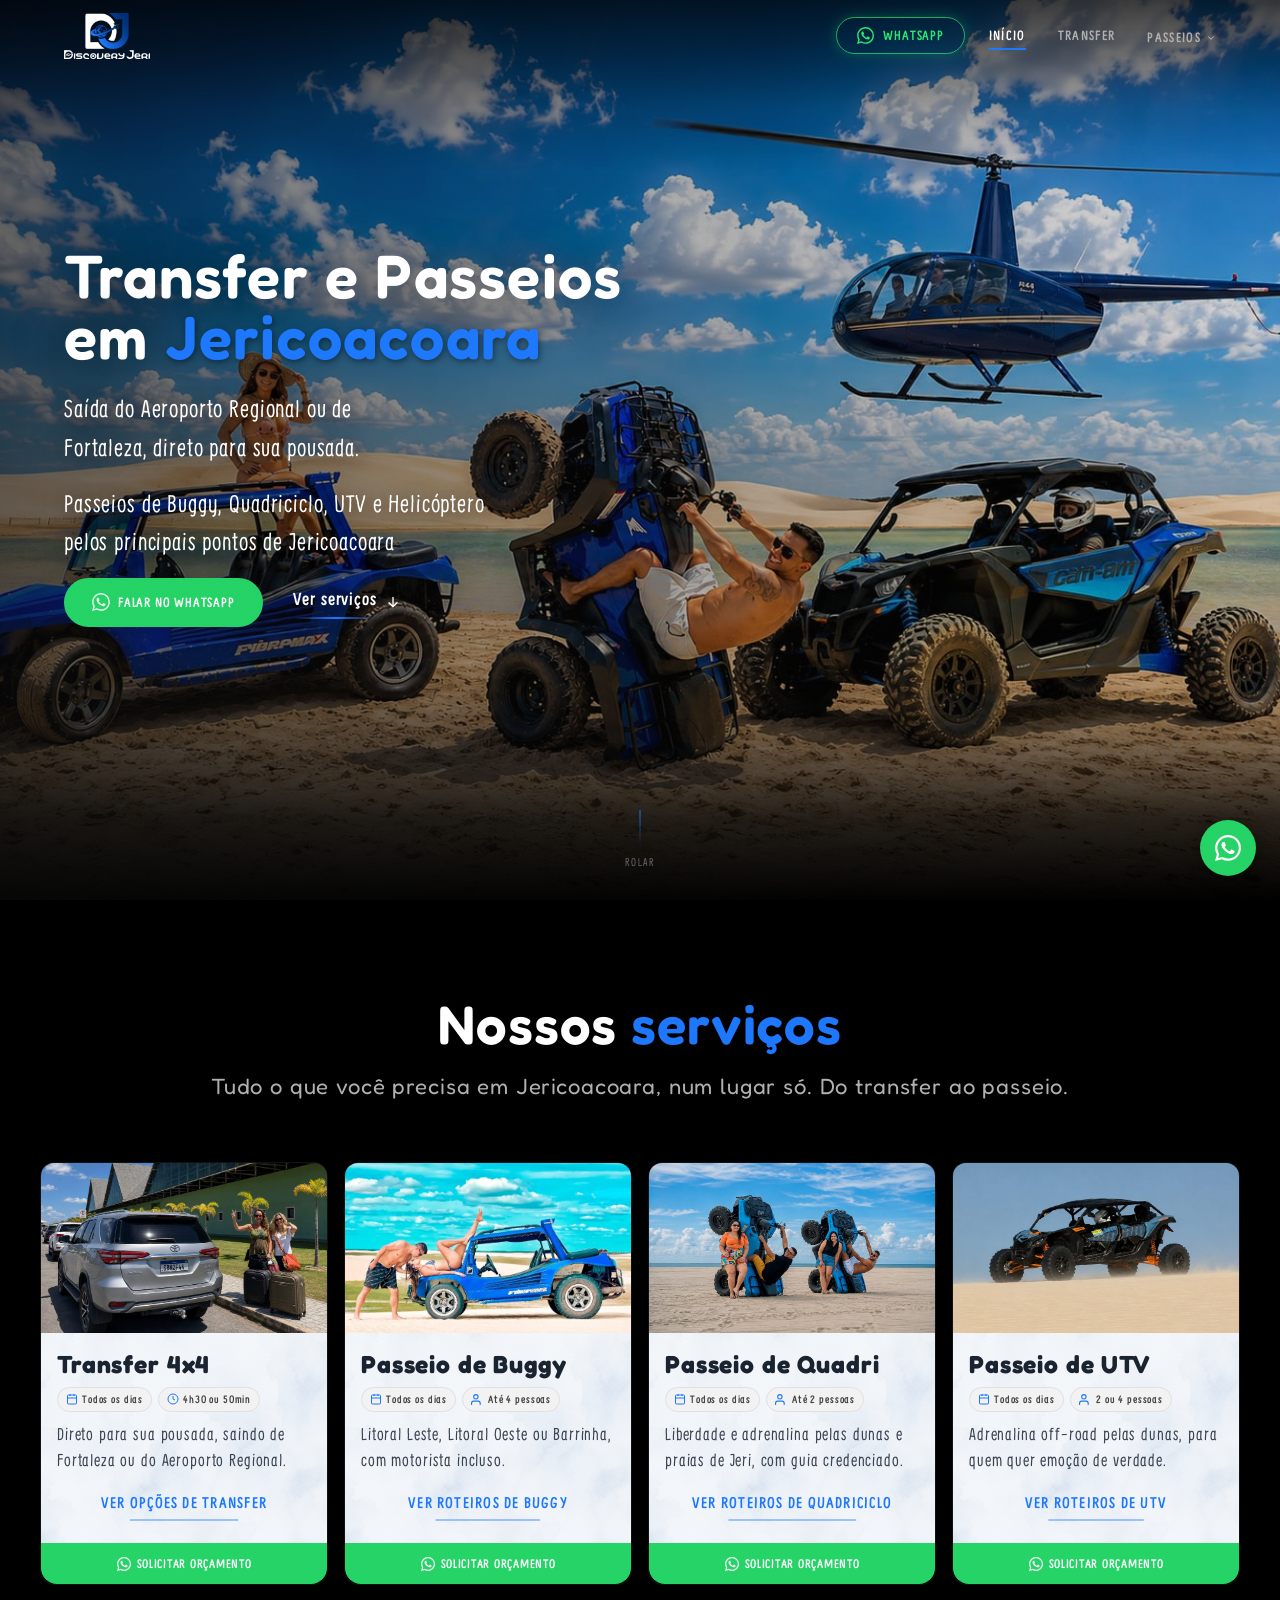
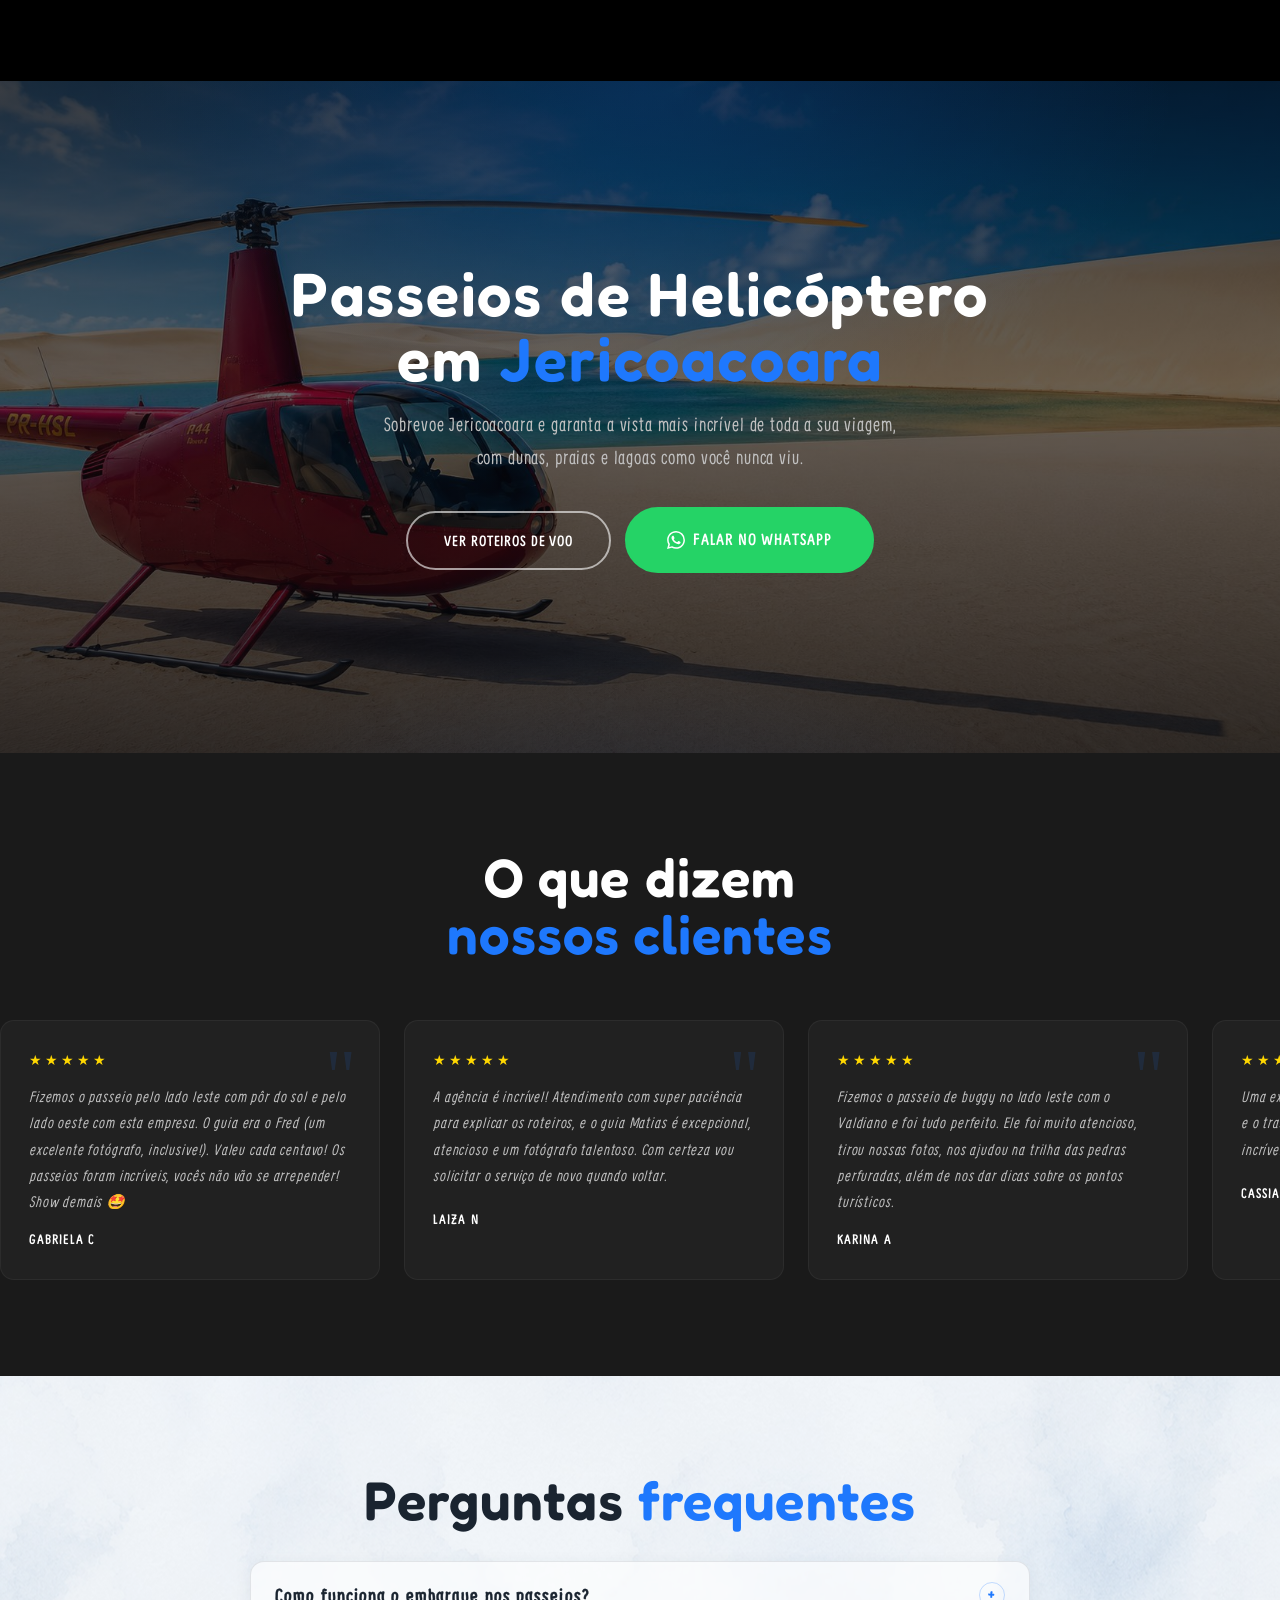
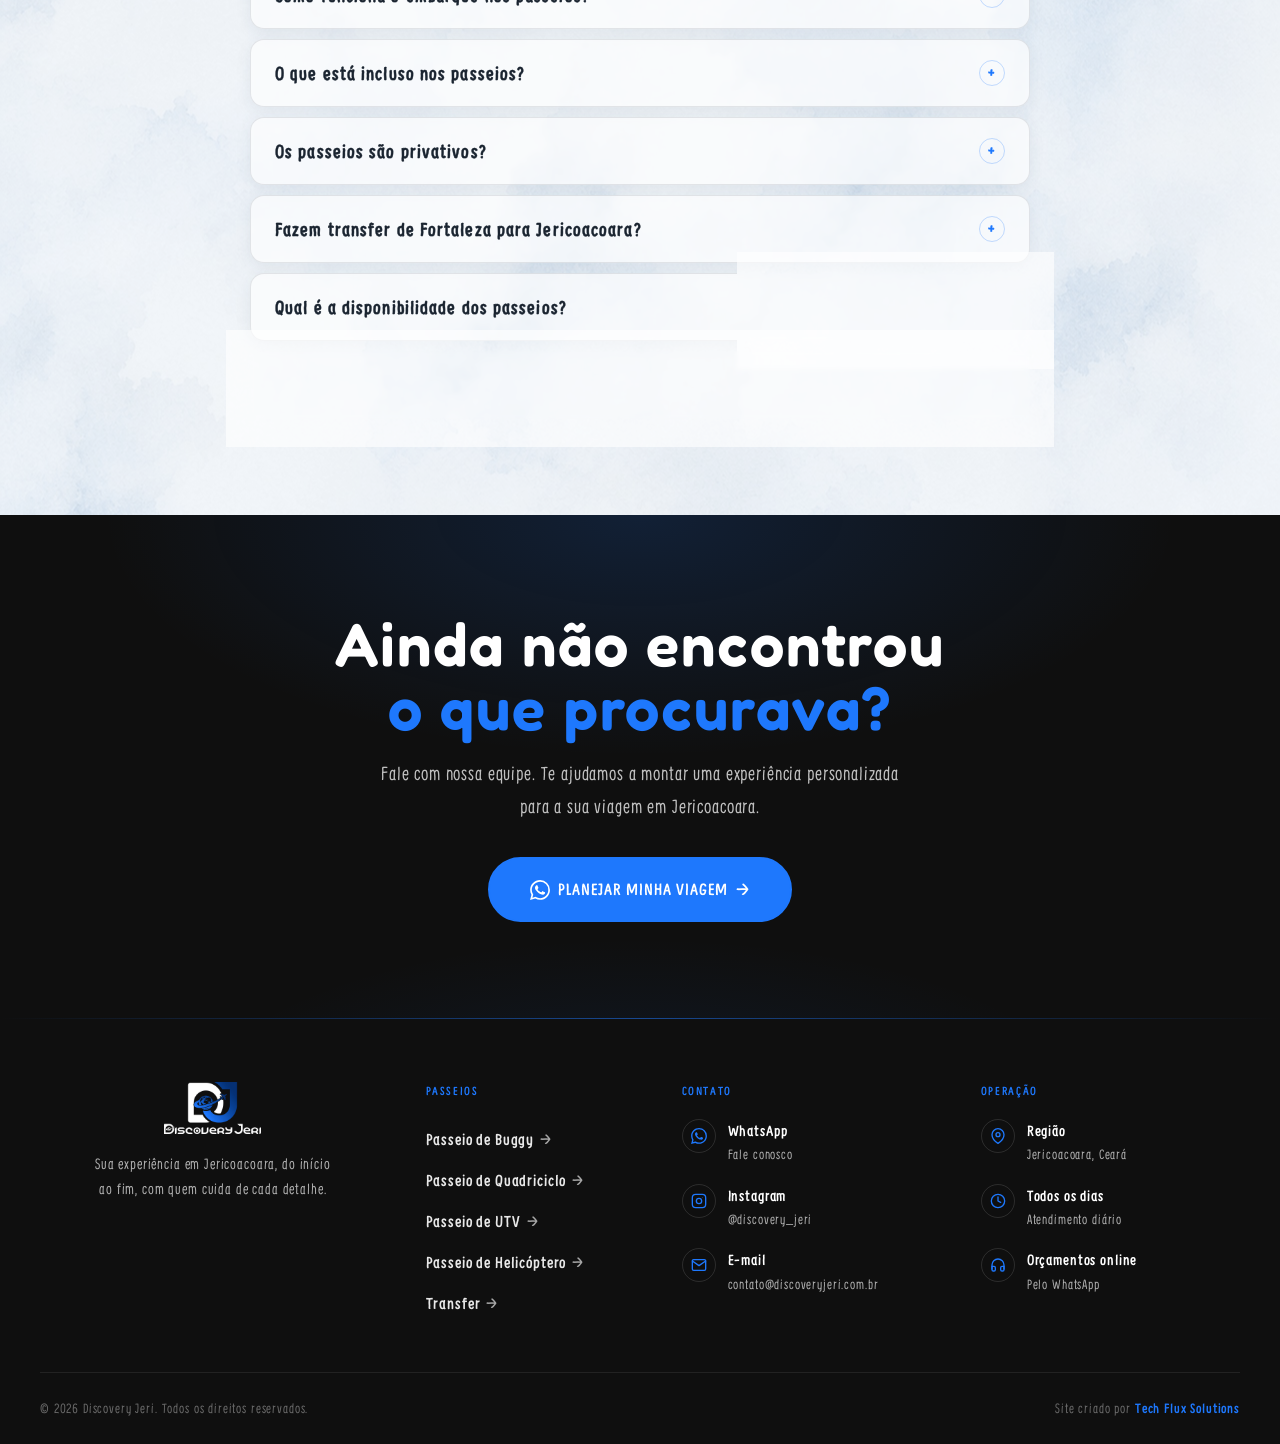
<file: index.html>
<!DOCTYPE html>
<html lang="pt-BR">
<head>
  <!-- Google Tag Manager -->
<script>(function(w,d,s,l,i){w[l]=w[l]||[];w[l].push({'gtm.start':
new Date().getTime(),event:'gtm.js'});var f=d.getElementsByTagName(s)[0],
j=d.createElement(s),dl=l!='dataLayer'?'&l='+l:'';j.async=true;j.src=
'https://www.googletagmanager.com/gtm.js?id='+i+dl;f.parentNode.insertBefore(j,f);
})(window,document,'script','dataLayer','GTM-P5H4GKH');</script>
<!-- End Google Tag Manager -->
  <meta charset="UTF-8" />
  <meta name="viewport" content="width=device-width, initial-scale=1.0" />
  <title>Discovery Jeri — Traslados e Passeios em Jericoacoara</title>
  <meta name="description" content="A experiência completa de Jericoacoara. Transfer 4x4, passeios de buggy, UTV, helicóptero e muito mais. Privativo, com guia credenciado, todos os dias." />
  <meta name="keywords" content="Jericoacoara, passeios Jericoacoara, transfer Jericoacoara, buggy Jericoacoara, UTV Jericoacoara, helicóptero Jericoacoara" />
  <meta name="robots" content="index, follow" />
  <link rel="canonical" href="https://www.discoveryjeri.com.br/" />

  <!-- Open Graph -->
  <meta property="og:type"        content="website" />
  <meta property="og:url"         content="https://www.discoveryjeri.com.br/" />
  <meta property="og:title"       content="Discovery Jeri — A Experiência Completa de Jericoacoara" />
  <meta property="og:description" content="Transfer 4x4, passeios de buggy, UTV e helicóptero em Jericoacoara. Privativo, com guia credenciado, todos os dias." />
  <meta property="og:image"       content="https://www.discoveryjeri.com.br/assets/og-home.jpg" />

  <!-- CSS -->
  <link rel="stylesheet" href="css/style.css" />

  <!-- Favicon -->
  <link rel="icon" href="assets/favicon.ico" sizes="any" />
  <link rel="icon" type="image/png" sizes="32x32" href="assets/favicon-32.png" />
  <link rel="icon" type="image/png" sizes="16x16" href="assets/favicon-16.png" />
  <link rel="apple-touch-icon" sizes="180x180" href="assets/apple-touch-icon.png" />

  <!-- Schema: Organization -->
  <script type="application/ld+json">
  {
    "@context": "https://schema.org",
    "@type": "TouristInformationCenter",
    "name": "Discovery Jeri",
    "alternateName": "Discovery Jeri Turismo",
    "description": "Agência especialista em traslados e passeios em Jericoacoara. Transfer 4x4, buggy, UTV, jardineira, helicóptero. Privativo com guia credenciado.",
    "url": "https://www.discoveryjeri.com.br",
    "logo": "https://www.discoveryjeri.com.br/assets/logo-fundo-escuro.png",
    "image": "https://www.discoveryjeri.com.br/assets/og-home.jpg",
    "telephone": "+5588997261472",
    "foundingDate": "2022",
    "address": {
      "@type": "PostalAddress",
      "addressLocality": "Jijoca de Jericoacoara",
      "addressRegion": "CE",
      "addressCountry": "BR"
    },
    "geo": {
      "@type": "GeoCoordinates",
      "latitude": "-2.7967",
      "longitude": "-40.5128"
    },
    "areaServed": "Jericoacoara, Ceará, Brasil",
    "sameAs": [
      "https://www.instagram.com/discovery_jeri"
    ],
    "contactPoint": {
      "@type": "ContactPoint",
      "telephone": "+5588997261472",
      "contactType": "customer service",
      "availableLanguage": "Portuguese",
      "contactOption": "TollFree"
    }
  }
  </script>

  <!-- Schema: FAQPage -->
  <script type="application/ld+json">
  {
    "@context": "https://schema.org",
    "@type": "FAQPage",
    "mainEntity": [
      {
        "@type": "Question",
        "name": "Como funciona o embarque nos passeios?",
        "acceptedAnswer": {
          "@type": "Answer",
          "text": "O embarque é feito diretamente no seu hotel ou pousada em Jericoacoara, a partir das 9h. Não é necessário se deslocar até nenhum ponto de encontro."
        }
      },
      {
        "@type": "Question",
        "name": "O que está incluso nos passeios?",
        "acceptedAnswer": {
          "@type": "Answer",
          "text": "Todos os passeios incluem guia e motorista credenciado. Combustível está implícito. Alimentação, bebidas, taxa de balsa e entrada em beach clubs não estão inclusos."
        }
      },
      {
        "@type": "Question",
        "name": "Os passeios são privativos?",
        "acceptedAnswer": {
          "@type": "Answer",
          "text": "Sim. Por padrão, todos os passeios são privativos — só você e seu grupo. A Jardineira também está disponível na modalidade compartilhada."
        }
      },
      {
        "@type": "Question",
        "name": "Fazem transfer de Fortaleza para Jericoacoara?",
        "acceptedAnswer": {
          "@type": "Answer",
          "text": "Sim. Realizamos transfer 4x4 exclusivo saindo de Fortaleza (aproximadamente 4h30) ou do Aeroporto Regional JJD (aproximadamente 50 minutos), direto para a porta da sua pousada em Jeri."
        }
      },
      {
        "@type": "Question",
        "name": "Qual é a disponibilidade dos passeios?",
        "acceptedAnswer": {
          "@type": "Answer",
          "text": "Os passeios estão disponíveis todos os dias, inclusive feriados. Entre em contato pelo WhatsApp para verificar disponibilidade na sua data."
        }
      },
      {
        "@type": "Question",
        "name": "Como faço para reservar?",
        "acceptedAnswer": {
          "@type": "Answer",
          "text": "Basta entrar em contato pelo WhatsApp. Nossa equipe responde rapidamente com disponibilidade, opções de veículo e todas as informações necessárias para sua reserva."
        }
      }
    ]
  }
  </script>
</head>
<body>
  <!-- Google Tag Manager (noscript) -->
<noscript><iframe src="https://www.googletagmanager.com/ns.html?id=GTM-P5H4GKH"
height="0" width="0" style="display:none;visibility:hidden"></iframe></noscript>
<!-- End Google Tag Manager (noscript) -->

  <!-- ===== NAVIGATION ===== -->
  <nav class="nav nav-header-shadow" role="navigation" aria-label="Menu principal">
    <div class="nav-inner">
      <a href="index.html" class="nav-logo" aria-label="Discovery Jeri — Página inicial">
        <img src="assets/logo-discovery/logo-icone.webp" alt="Discovery Jeri" />
      </a>
      <div class="nav-right">
        <a href="https://wa.me/5588997261472?text=Olá!%20Vim%20pelo%20site%20e%20gostaria%20de%20mais%20informações." class="nav-cta nav-cta-desktop" target="_blank" rel="noopener">
          <svg viewBox="0 0 24 24" fill="currentColor" aria-hidden="true"><path d="M17.472 14.382c-.297-.149-1.758-.867-2.03-.967-.273-.099-.471-.148-.67.15-.197.297-.767.966-.94 1.164-.173.199-.347.223-.644.075-.297-.15-1.255-.463-2.39-1.475-.883-.788-1.48-1.761-1.653-2.059-.173-.297-.018-.458.13-.606.134-.133.298-.347.446-.52.149-.174.198-.298.298-.497.099-.198.05-.371-.025-.52-.075-.149-.669-1.612-.916-2.207-.242-.579-.487-.5-.669-.51-.173-.008-.371-.01-.57-.01-.198 0-.52.074-.792.372-.272.297-1.04 1.016-1.04 2.479 0 1.462 1.065 2.875 1.213 3.074.149.198 2.096 3.2 5.077 4.487.709.306 1.262.489 1.694.625.712.227 1.36.195 1.871.118.571-.085 1.758-.719 2.006-1.413.248-.694.248-1.289.173-1.413-.074-.124-.272-.198-.57-.347m-5.421 7.403h-.004a9.87 9.87 0 01-5.031-1.378l-.361-.214-3.741.982.998-3.648-.235-.374a9.86 9.86 0 01-1.51-5.26c.001-5.45 4.436-9.884 9.888-9.884 2.64 0 5.122 1.03 6.988 2.898a9.825 9.825 0 012.893 6.994c-.003 5.45-4.437 9.884-9.885 9.884m8.413-18.297A11.815 11.815 0 0012.05 0C5.495 0 .16 5.335.157 11.892c0 2.096.547 4.142 1.588 5.945L.057 24l6.305-1.654a11.882 11.882 0 005.683 1.448h.005c6.554 0 11.89-5.335 11.893-11.893a11.821 11.821 0 00-3.48-8.413z"/></svg>
          WhatsApp
        </a>
        <div class="nav-links">
          <a href="index.html" class="active">Início</a>
          <a href="transfer.html">Transfer</a>
          <div class="nav-dropdown">
            <a href="passeios.html" class="nav-dropdown-trigger">
              Passeios
              <svg class="nav-dropdown-caret" width="10" height="10" viewBox="0 0 24 24" fill="none" stroke="currentColor" stroke-width="2.5" stroke-linecap="round" stroke-linejoin="round"><polyline points="6 9 12 15 18 9"/></svg>
            </a>
            <div class="nav-dropdown-menu">
              <a href="passeio-buggy.html">Passeio de Buggy</a>
              <a href="passeio-quadriciclo.html">Passeio de Quadriciclo</a>
              <a href="passeio-utv.html">Passeio de UTV</a>
              <a href="passeio-helicoptero.html">Passeio de Helicóptero</a>
            </div>
          </div>
        </div>
      </div>
      <button class="nav-hamburger" id="hamburger" aria-label="Abrir menu" aria-expanded="false">
        <span></span><span></span><span></span>
      </button>
    </div>
  </nav>

  <!-- Mobile menu -->
  <div class="nav-mobile" id="nav-mobile" role="navigation" aria-label="Menu mobile">
    <a href="index.html" class="nav-mobile-row">
      Início
      <svg width="18" height="18" viewBox="0 0 24 24" fill="none" stroke="currentColor" stroke-width="2" stroke-linecap="round" stroke-linejoin="round"><polyline points="9 18 15 12 9 6"/></svg>
    </a>
    <a href="transfer.html" class="nav-mobile-row">
      Transfer
      <svg width="18" height="18" viewBox="0 0 24 24" fill="none" stroke="currentColor" stroke-width="2" stroke-linecap="round" stroke-linejoin="round"><polyline points="9 18 15 12 9 6"/></svg>
    </a>
    <a href="passeios.html" class="nav-mobile-row">
      Passeios
      <svg width="18" height="18" viewBox="0 0 24 24" fill="none" stroke="currentColor" stroke-width="2" stroke-linecap="round" stroke-linejoin="round"><polyline points="6 9 12 15 18 9"/></svg>
    </a>
    <div class="nav-mobile-accordion">
      <div class="nav-mobile-accordion-inner">
        <a href="passeio-buggy.html" class="nav-mobile-sub">Passeio de Buggy<svg width="16" height="16" viewBox="0 0 24 24" fill="none" stroke="currentColor" stroke-width="2" stroke-linecap="round" stroke-linejoin="round"><polyline points="9 18 15 12 9 6"/></svg></a>
        <a href="passeio-quadriciclo.html" class="nav-mobile-sub">Passeio de Quadriciclo<svg width="16" height="16" viewBox="0 0 24 24" fill="none" stroke="currentColor" stroke-width="2" stroke-linecap="round" stroke-linejoin="round"><polyline points="9 18 15 12 9 6"/></svg></a>
        <a href="passeio-utv.html" class="nav-mobile-sub">Passeio de UTV<svg width="16" height="16" viewBox="0 0 24 24" fill="none" stroke="currentColor" stroke-width="2" stroke-linecap="round" stroke-linejoin="round"><polyline points="9 18 15 12 9 6"/></svg></a>
        <a href="passeio-helicoptero.html" class="nav-mobile-sub">Passeio de Helicóptero<svg width="16" height="16" viewBox="0 0 24 24" fill="none" stroke="currentColor" stroke-width="2" stroke-linecap="round" stroke-linejoin="round"><polyline points="9 18 15 12 9 6"/></svg></a>
      </div>
    </div>
    <a href="https://wa.me/5588997261472?text=Olá!%20Vim%20pelo%20site%20e%20gostaria%20de%20mais%20informações." class="nav-mobile-whatsapp" target="_blank" rel="noopener">
      <svg width="18" height="18" viewBox="0 0 24 24" fill="currentColor" aria-hidden="true"><path d="M17.472 14.382c-.297-.149-1.758-.867-2.03-.967-.273-.099-.471-.148-.67.15-.197.297-.767.966-.94 1.164-.173.199-.347.223-.644.075-.297-.15-1.255-.463-2.39-1.475-.883-.788-1.48-1.761-1.653-2.059-.173-.297-.018-.458.13-.606.134-.133.298-.347.446-.52.149-.174.198-.298.298-.497.099-.198.05-.371-.025-.52-.075-.149-.669-1.612-.916-2.207-.242-.579-.487-.5-.669-.51-.173-.008-.371-.01-.57-.01-.198 0-.52.074-.792.372-.272.297-1.04 1.016-1.04 2.479 0 1.462 1.065 2.875 1.213 3.074.149.198 2.096 3.2 5.077 4.487.709.306 1.262.489 1.694.625.712.227 1.36.195 1.871.118.571-.085 1.758-.719 2.006-1.413.248-.694.248-1.289.173-1.413-.074-.124-.272-.198-.57-.347m-5.421 7.403h-.004a9.87 9.87 0 01-5.031-1.378l-.361-.214-3.741.982.998-3.648-.235-.374a9.86 9.86 0 01-1.51-5.26c.001-5.45 4.436-9.884 9.888-9.884 2.64 0 5.122 1.03 6.988 2.898a9.825 9.825 0 012.893 6.994c-.003 5.45-4.437 9.884-9.885 9.884m8.413-18.297A11.815 11.815 0 0012.05 0C5.495 0 .16 5.335.157 11.892c0 2.096.547 4.142 1.588 5.945L.057 24l6.305-1.654a11.882 11.882 0 005.683 1.448h.005c6.554 0 11.89-5.335 11.893-11.893a11.821 11.821 0 00-3.48-8.413z"/></svg>
      Falar no WhatsApp
    </a>
  </div>

  <main>

    <!-- ===== HERO ===== -->
    <section class="hero hero-index" aria-label="Banner principal">
      <div class="hero-bg"></div>
      <div class="hero-photo hero-photo-desktop" style="background-image: url('assets/hero-passeios-desktop.jpg'); opacity: 0.90; background-position: center center;"></div>
      <div class="hero-photo hero-photo-mobile" style="background-image: url('assets/hero-passeios-frota-mobile.jpg'); opacity: 0.90; background-position: center center;"></div>
      <div class="hero-overlay"></div>

      <div class="hero-content">
        <h1 class="hero-title">
          <span class="htl-desktop">
            Transfer e Passeios<br>
            em <span class="hero-accent">Jericoacoara</span>
          </span>
          <span class="htl-mobile">
            Transfer e Passeios<br>
            em <span class="hero-accent">Jericoacoara</span>
          </span>
        </h1>

        <p class="hero-subtitle hero-subtitle-1">
          <span class="htl-desktop">
            Saída do Aeroporto Regional ou de<br>Fortaleza, direto para sua pousada.
          </span>
          <span class="htl-mobile">
            Transfer do Aeroporto ou Hotel até sua pousada.<br>Passeios de Buggy, Quadriciclo, UTV e Helicóptero.
          </span>
        </p>
        <p class="hero-subtitle hero-subtitle-2">
          <span class="htl-desktop">
            Passeios de Buggy, Quadriciclo, UTV e Helicóptero<br>pelos principais pontos de Jericoacoara
          </span>
          <span class="htl-mobile">
            Passeios de Buggy, Quadriciclo, UTV<br>e Helicóptero em Jericoacoara
          </span>
        </p>


        <div class="hero-ctas" style="gap: 30px;">
          <a href="https://wa.me/5588997261472?text=Olá!%20Vim%20pelo%20site!%20Quero%20conhecer%20os%20passeios%20da%20Discovery%20Jeri!" class="btn btn-hero-cta" target="_blank" rel="noopener">
            <svg width="18" height="18" viewBox="0 0 24 24" fill="currentColor" aria-hidden="true"><path d="M17.472 14.382c-.297-.149-1.758-.867-2.03-.967-.273-.099-.471-.148-.67.15-.197.297-.767.966-.94 1.164-.173.199-.347.223-.644.075-.297-.15-1.255-.463-2.39-1.475-.883-.788-1.48-1.761-1.653-2.059-.173-.297-.018-.458.13-.606.134-.133.298-.347.446-.52.149-.174.198-.298.298-.497.099-.198.05-.371-.025-.52-.075-.149-.669-1.612-.916-2.207-.242-.579-.487-.5-.669-.51-.173-.008-.371-.01-.57-.01-.198 0-.52.074-.792.372-.272.297-1.04 1.016-1.04 2.479 0 1.462 1.065 2.875 1.213 3.074.149.198 2.096 3.2 5.077 4.487.709.306 1.262.489 1.694.625.712.227 1.36.195 1.871.118.571-.085 1.758-.719 2.006-1.413.248-.694.248-1.289.173-1.413-.074-.124-.272-.198-.57-.347m-5.421 7.403h-.004a9.87 9.87 0 01-5.031-1.378l-.361-.214-3.741.982.998-3.648-.235-.374a9.86 9.86 0 01-1.51-5.26c.001-5.45 4.436-9.884 9.888-9.884 2.64 0 5.122 1.03 6.988 2.898a9.825 9.825 0 012.893 6.994c-.003 5.45-4.437 9.884-9.885 9.884m8.413-18.297A11.815 11.815 0 0012.05 0C5.495 0 .16 5.335.157 11.892c0 2.096.547 4.142 1.588 5.945L.057 24l6.305-1.654a11.882 11.882 0 005.683 1.448h.005c6.554 0 11.89-5.335 11.893-11.893a11.821 11.821 0 00-3.48-8.413z"/></svg>
            Falar no WhatsApp
          </a>
          <a href="#services-title" class="hero-link-secondary hero-link-secondary-down hero-link-hide-mobile" onclick="event.preventDefault();var el=document.getElementById('services-title');var offset=el.getBoundingClientRect().top+window.scrollY-140;window.scrollTo({top:offset,behavior:'smooth'});">
            <span class="hero-link-text">Ver serviços</span>
            <svg width="16" height="16" viewBox="0 0 24 24" fill="none" stroke="currentColor" stroke-width="2" stroke-linecap="round" stroke-linejoin="round"><path d="M12 5v14m-6-6 6 6 6-6"/></svg>
          </a>
        </div>
      </div>

      <div class="hero-scroll" aria-hidden="true">Rolar</div>
    </section>

    <!-- ===== SERVIÇOS ===== -->
    <section style="background: #000; padding: var(--section-v) var(--section-h);" aria-labelledby="services-title">
      <div class="container">
        <div class="section-header reveal">
          <h2 id="services-title">Nossos <span class="accent-text">serviços</span></h2>
          <p style="max-width: 860px; font-family: var(--font-display); font-size: 1.3rem;">Tudo o que você precisa em Jericoacoara, num lugar só. Do transfer ao passeio.</p>
        </div>

        <div class="tour-tabs" role="list" aria-label="Nossos serviços">

          <!-- Transfer -->
          <div class="tour-tab-wrap">
            <a href="transfer.html" class="tour-tab reveal reveal-d1">
              <span class="tour-tab-thumb" aria-hidden="true">
                <img src="assets/capas/transfer-sw4.jpg" alt="Transfer 4x4 em Jericoacoara" loading="lazy" />
              </span>
              <span class="tour-tab-body">
                <span class="tour-tab-title">Transfer 4x4</span>
                <span class="tour-tab-chips">
                  <span class="tour-chip"><svg width="12" height="12" viewBox="0 0 24 24" fill="none" stroke="currentColor" stroke-width="2"><rect x="3" y="4" width="18" height="18" rx="2"/><line x1="16" y1="2" x2="16" y2="6"/><line x1="8" y1="2" x2="8" y2="6"/><line x1="3" y1="10" x2="21" y2="10"/></svg>Todos os dias</span>
                  <span class="tour-chip"><svg width="12" height="12" viewBox="0 0 24 24" fill="none" stroke="currentColor" stroke-width="2"><circle cx="12" cy="12" r="10"/><polyline points="12 6 12 12 16 14"/></svg>4h30 ou 50min</span>
                </span>
                <span class="tour-tab-desc">Direto para sua pousada, saindo de Fortaleza ou do Aeroporto Regional.</span>
                <span class="tour-tab-btn"><span class="tour-tab-btn-label">Ver opções de transfer</span></span>
              </span>
            </a>
            <a class="tour-tab-wa" href="https://wa.me/5588997261472?text=Olá!%20Vim%20pelo%20site!%20Quero%20informações%20sobre%20o%20transfer%20para%20Jericoacoara." target="_blank" rel="noopener">
              <svg width="14" height="14" viewBox="0 0 24 24" fill="currentColor"><path d="M17.472 14.382c-.297-.149-1.758-.867-2.03-.967-.273-.099-.471-.148-.67.15-.197.297-.767.966-.94 1.164-.173.199-.347.223-.644.075-.297-.15-1.255-.463-2.39-1.475-.883-.788-1.48-1.761-1.653-2.059-.173-.297-.018-.458.13-.606.134-.133.298-.347.446-.52.149-.174.198-.298.298-.497.099-.198.05-.371-.025-.52-.075-.149-.669-1.612-.916-2.207-.242-.579-.487-.5-.669-.51-.173-.008-.371-.01-.57-.01-.198 0-.52.074-.792.372-.272.297-1.04 1.016-1.04 2.479 0 1.462 1.065 2.875 1.213 3.074.149.198 2.096 3.2 5.077 4.487.709.306 1.262.489 1.694.625.712.227 1.36.195 1.871.118.571-.085 1.758-.719 2.006-1.413.248-.694.248-1.289.173-1.413-.074-.124-.272-.198-.57-.347m-5.421 7.403h-.004a9.87 9.87 0 01-5.031-1.378l-.361-.214-3.741.982.998-3.648-.235-.374a9.86 9.86 0 01-1.51-5.26c.001-5.45 4.436-9.884 9.888-9.884 2.64 0 5.122 1.03 6.988 2.898a9.825 9.825 0 012.893 6.994c-.003 5.45-4.437 9.884-9.885 9.884m8.413-18.297A11.815 11.815 0 0012.05 0C5.495 0 .16 5.335.157 11.892c0 2.096.547 4.142 1.588 5.945L.057 24l6.305-1.654a11.882 11.882 0 005.683 1.448h.005c6.554 0 11.89-5.335 11.893-11.893a11.821 11.821 0 00-3.48-8.413z"/></svg>
              Solicitar orçamento
            </a>
          </div>

          <!-- Buggy -->
          <div class="tour-tab-wrap">
            <a href="passeio-buggy.html" class="tour-tab reveal reveal-d2">
              <span class="tour-tab-thumb" aria-hidden="true">
                <img src="assets/capas/buggy-casal.jpg" alt="Passeio de Buggy em Jericoacoara" loading="lazy" />
              </span>
              <span class="tour-tab-body">
                <span class="tour-tab-title">Passeio de Buggy</span>
                <span class="tour-tab-chips">
                  <span class="tour-chip"><svg width="12" height="12" viewBox="0 0 24 24" fill="none" stroke="currentColor" stroke-width="2"><rect x="3" y="4" width="18" height="18" rx="2"/><line x1="16" y1="2" x2="16" y2="6"/><line x1="8" y1="2" x2="8" y2="6"/><line x1="3" y1="10" x2="21" y2="10"/></svg>Todos os dias</span>
                  <span class="tour-chip"><svg width="13" height="13" viewBox="0 0 24 24" fill="none" stroke="currentColor" stroke-width="2" stroke-linecap="round" stroke-linejoin="round"><path d="M17 21v-2a4 4 0 0 0-4-4H5a4 4 0 0 0-4 4v2"/><circle cx="9" cy="7" r="4"/></svg>Até 4 pessoas</span>
                </span>
                <span class="tour-tab-desc">Litoral Leste, Litoral Oeste ou Barrinha, com motorista incluso.</span>
                <span class="tour-tab-btn"><span class="tour-tab-btn-label">Ver roteiros de buggy</span></span>
              </span>
            </a>
            <a class="tour-tab-wa" href="https://wa.me/5588997261472?text=Olá!%20Vim%20pelo%20site!%20Quero%20informações%20sobre%20o%20passeio%20de%20buggy%20em%20Jericoacoara." target="_blank" rel="noopener">
              <svg width="14" height="14" viewBox="0 0 24 24" fill="currentColor"><path d="M17.472 14.382c-.297-.149-1.758-.867-2.03-.967-.273-.099-.471-.148-.67.15-.197.297-.767.966-.94 1.164-.173.199-.347.223-.644.075-.297-.15-1.255-.463-2.39-1.475-.883-.788-1.48-1.761-1.653-2.059-.173-.297-.018-.458.13-.606.134-.133.298-.347.446-.52.149-.174.198-.298.298-.497.099-.198.05-.371-.025-.52-.075-.149-.669-1.612-.916-2.207-.242-.579-.487-.5-.669-.51-.173-.008-.371-.01-.57-.01-.198 0-.52.074-.792.372-.272.297-1.04 1.016-1.04 2.479 0 1.462 1.065 2.875 1.213 3.074.149.198 2.096 3.2 5.077 4.487.709.306 1.262.489 1.694.625.712.227 1.36.195 1.871.118.571-.085 1.758-.719 2.006-1.413.248-.694.248-1.289.173-1.413-.074-.124-.272-.198-.57-.347m-5.421 7.403h-.004a9.87 9.87 0 01-5.031-1.378l-.361-.214-3.741.982.998-3.648-.235-.374a9.86 9.86 0 01-1.51-5.26c.001-5.45 4.436-9.884 9.888-9.884 2.64 0 5.122 1.03 6.988 2.898a9.825 9.825 0 012.893 6.994c-.003 5.45-4.437 9.884-9.885 9.884m8.413-18.297A11.815 11.815 0 0012.05 0C5.495 0 .16 5.335.157 11.892c0 2.096.547 4.142 1.588 5.945L.057 24l6.305-1.654a11.882 11.882 0 005.683 1.448h.005c6.554 0 11.89-5.335 11.893-11.893a11.821 11.821 0 00-3.48-8.413z"/></svg>
              Solicitar orçamento
            </a>
          </div>

          <!-- Quadriciclo -->
          <div class="tour-tab-wrap">
            <a href="passeio-quadriciclo.html" class="tour-tab reveal reveal-d3">
              <span class="tour-tab-thumb" aria-hidden="true">
                <img src="assets/capas/quadri-leste.jpg" alt="Passeio de Quadriciclo em Jericoacoara" loading="lazy" />
              </span>
              <span class="tour-tab-body">
                <span class="tour-tab-title">Passeio de Quadri</span>
                <span class="tour-tab-chips">
                  <span class="tour-chip"><svg width="12" height="12" viewBox="0 0 24 24" fill="none" stroke="currentColor" stroke-width="2"><rect x="3" y="4" width="18" height="18" rx="2"/><line x1="16" y1="2" x2="16" y2="6"/><line x1="8" y1="2" x2="8" y2="6"/><line x1="3" y1="10" x2="21" y2="10"/></svg>Todos os dias</span>
                  <span class="tour-chip"><svg width="13" height="13" viewBox="0 0 24 24" fill="none" stroke="currentColor" stroke-width="2" stroke-linecap="round" stroke-linejoin="round"><path d="M17 21v-2a4 4 0 0 0-4-4H5a4 4 0 0 0-4 4v2"/><circle cx="9" cy="7" r="4"/></svg>Até 2 pessoas</span>
                </span>
                <span class="tour-tab-desc">Liberdade e adrenalina pelas dunas e praias de Jeri, com guia credenciado.</span>
                <span class="tour-tab-btn"><span class="tour-tab-btn-label">Ver roteiros de quadriciclo</span></span>
              </span>
            </a>
            <a class="tour-tab-wa" href="https://wa.me/5588997261472?text=Olá!%20Vim%20pelo%20site!%20Quero%20informações%20sobre%20o%20passeio%20de%20quadriciclo%20em%20Jericoacoara." target="_blank" rel="noopener">
              <svg width="14" height="14" viewBox="0 0 24 24" fill="currentColor"><path d="M17.472 14.382c-.297-.149-1.758-.867-2.03-.967-.273-.099-.471-.148-.67.15-.197.297-.767.966-.94 1.164-.173.199-.347.223-.644.075-.297-.15-1.255-.463-2.39-1.475-.883-.788-1.48-1.761-1.653-2.059-.173-.297-.018-.458.13-.606.134-.133.298-.347.446-.52.149-.174.198-.298.298-.497.099-.198.05-.371-.025-.52-.075-.149-.669-1.612-.916-2.207-.242-.579-.487-.5-.669-.51-.173-.008-.371-.01-.57-.01-.198 0-.52.074-.792.372-.272.297-1.04 1.016-1.04 2.479 0 1.462 1.065 2.875 1.213 3.074.149.198 2.096 3.2 5.077 4.487.709.306 1.262.489 1.694.625.712.227 1.36.195 1.871.118.571-.085 1.758-.719 2.006-1.413.248-.694.248-1.289.173-1.413-.074-.124-.272-.198-.57-.347m-5.421 7.403h-.004a9.87 9.87 0 01-5.031-1.378l-.361-.214-3.741.982.998-3.648-.235-.374a9.86 9.86 0 01-1.51-5.26c.001-5.45 4.436-9.884 9.888-9.884 2.64 0 5.122 1.03 6.988 2.898a9.825 9.825 0 012.893 6.994c-.003 5.45-4.437 9.884-9.885 9.884m8.413-18.297A11.815 11.815 0 0012.05 0C5.495 0 .16 5.335.157 11.892c0 2.096.547 4.142 1.588 5.945L.057 24l6.305-1.654a11.882 11.882 0 005.683 1.448h.005c6.554 0 11.89-5.335 11.893-11.893a11.821 11.821 0 00-3.48-8.413z"/></svg>
              Solicitar orçamento
            </a>
          </div>

          <!-- UTV -->
          <div class="tour-tab-wrap">
            <a href="passeio-utv.html" class="tour-tab reveal reveal-d4">
              <span class="tour-tab-thumb" aria-hidden="true">
                <img src="assets/capas/utv-leste.jpg" alt="Passeio de UTV em Jericoacoara" loading="lazy" style="object-position: center 60%;" />
              </span>
              <span class="tour-tab-body">
                <span class="tour-tab-title">Passeio de UTV</span>
                <span class="tour-tab-chips">
                  <span class="tour-chip"><svg width="12" height="12" viewBox="0 0 24 24" fill="none" stroke="currentColor" stroke-width="2"><rect x="3" y="4" width="18" height="18" rx="2"/><line x1="16" y1="2" x2="16" y2="6"/><line x1="8" y1="2" x2="8" y2="6"/><line x1="3" y1="10" x2="21" y2="10"/></svg>Todos os dias</span>
                  <span class="tour-chip"><svg width="13" height="13" viewBox="0 0 24 24" fill="none" stroke="currentColor" stroke-width="2" stroke-linecap="round" stroke-linejoin="round"><path d="M17 21v-2a4 4 0 0 0-4-4H5a4 4 0 0 0-4 4v2"/><circle cx="9" cy="7" r="4"/></svg>2 ou 4 pessoas</span>
                </span>
                <span class="tour-tab-desc">Adrenalina off-road pelas dunas, para quem quer emoção de verdade.</span>
                <span class="tour-tab-btn"><span class="tour-tab-btn-label">Ver roteiros de UTV</span></span>
              </span>
            </a>
            <a class="tour-tab-wa" href="https://wa.me/5588997261472?text=Olá!%20Vim%20pelo%20site!%20Quero%20informações%20sobre%20o%20passeio%20de%20UTV%20em%20Jericoacoara." target="_blank" rel="noopener">
              <svg width="14" height="14" viewBox="0 0 24 24" fill="currentColor"><path d="M17.472 14.382c-.297-.149-1.758-.867-2.03-.967-.273-.099-.471-.148-.67.15-.197.297-.767.966-.94 1.164-.173.199-.347.223-.644.075-.297-.15-1.255-.463-2.39-1.475-.883-.788-1.48-1.761-1.653-2.059-.173-.297-.018-.458.13-.606.134-.133.298-.347.446-.52.149-.174.198-.298.298-.497.099-.198.05-.371-.025-.52-.075-.149-.669-1.612-.916-2.207-.242-.579-.487-.5-.669-.51-.173-.008-.371-.01-.57-.01-.198 0-.52.074-.792.372-.272.297-1.04 1.016-1.04 2.479 0 1.462 1.065 2.875 1.213 3.074.149.198 2.096 3.2 5.077 4.487.709.306 1.262.489 1.694.625.712.227 1.36.195 1.871.118.571-.085 1.758-.719 2.006-1.413.248-.694.248-1.289.173-1.413-.074-.124-.272-.198-.57-.347m-5.421 7.403h-.004a9.87 9.87 0 01-5.031-1.378l-.361-.214-3.741.982.998-3.648-.235-.374a9.86 9.86 0 01-1.51-5.26c.001-5.45 4.436-9.884 9.888-9.884 2.64 0 5.122 1.03 6.988 2.898a9.825 9.825 0 012.893 6.994c-.003 5.45-4.437 9.884-9.885 9.884m8.413-18.297A11.815 11.815 0 0012.05 0C5.495 0 .16 5.335.157 11.892c0 2.096.547 4.142 1.588 5.945L.057 24l6.305-1.654a11.882 11.882 0 005.683 1.448h.005c6.554 0 11.89-5.335 11.893-11.893a11.821 11.821 0 00-3.48-8.413z"/></svg>
              Solicitar orçamento
            </a>
          </div>

        </div>
      </div>
    </section>

    <!-- ===== HELICÓPTERO (spotlight) ===== -->
    <section class="final-cta final-cta-tall" aria-labelledby="heli-spotlight-title">
      <div class="final-cta-photo" style="background-image: url('assets/hero-heli-spotlight.jpg');" aria-hidden="true"></div>
      <div class="final-cta-photo-overlay" aria-hidden="true"></div>
      <div class="final-cta-glow" aria-hidden="true"></div>
      <div class="final-cta-content reveal">
        <h2 id="heli-spotlight-title">Passeios de Helicóptero<br>em <span class="accent-text">Jericoacoara</span></h2>
        <p>Sobrevoe Jericoacoara e garanta a vista mais incrível de toda a sua viagem, com dunas, praias e lagoas como você nunca viu.</p>
        <div class="hero-ctas" style="justify-content: center;">
          <a href="passeio-helicoptero.html" class="btn btn-outline btn-lg">
            Ver roteiros de voo
          </a>
          <a href="https://wa.me/5588997261472?text=Olá!%20Vim%20pelo%20site!%20Tenho%20interesse%20no%20passeio%20de%20helicóptero%20em%20Jericoacoara." class="btn btn-whatsapp btn-lg" target="_blank" rel="noopener">
            <svg width="18" height="18" viewBox="0 0 24 24" fill="currentColor" aria-hidden="true"><path d="M17.472 14.382c-.297-.149-1.758-.867-2.03-.967-.273-.099-.471-.148-.67.15-.197.297-.767.966-.94 1.164-.173.199-.347.223-.644.075-.297-.15-1.255-.463-2.39-1.475-.883-.788-1.48-1.761-1.653-2.059-.173-.297-.018-.458.13-.606.134-.133.298-.347.446-.52.149-.174.198-.298.298-.497.099-.198.05-.371-.025-.52-.075-.149-.669-1.612-.916-2.207-.242-.579-.487-.5-.669-.51-.173-.008-.371-.01-.57-.01-.198 0-.52.074-.792.372-.272.297-1.04 1.016-1.04 2.479 0 1.462 1.065 2.875 1.213 3.074.149.198 2.096 3.2 5.077 4.487.709.306 1.262.489 1.694.625.712.227 1.36.195 1.871.118.571-.085 1.758-.719 2.006-1.413.248-.694.248-1.289.173-1.413-.074-.124-.272-.198-.57-.347m-5.421 7.403h-.004a9.87 9.87 0 01-5.031-1.378l-.361-.214-3.741.982.998-3.648-.235-.374a9.86 9.86 0 01-1.51-5.26c.001-5.45 4.436-9.884 9.888-9.884 2.64 0 5.122 1.03 6.988 2.898a9.825 9.825 0 012.893 6.994c-.003 5.45-4.437 9.884-9.885 9.884m8.413-18.297A11.815 11.815 0 0012.05 0C5.495 0 .16 5.335.157 11.892c0 2.096.547 4.142 1.588 5.945L.057 24l6.305-1.654a11.882 11.882 0 005.683 1.448h.005c6.554 0 11.89-5.335 11.893-11.893a11.821 11.821 0 00-3.48-8.413z"/></svg>
            Falar no WhatsApp
          </a>
        </div>
      </div>
    </section>

    <!-- ===== DEPOIMENTOS ===== -->
    <section style="background: var(--bg-800); padding: var(--section-v) 0; overflow: hidden;" aria-labelledby="testimonials-title">
      <div class="container" style="padding: 0 var(--section-h);">
        <div class="section-header reveal">
          <h2 id="testimonials-title">O que dizem<br><span class="accent-text">nossos clientes</span></h2>
        </div>
      </div><!-- /.container -->

      <div class="testimonials-marquee-wrap">
          <div class="testimonials-marquee-track" id="testimonialsTrack">
            <!-- Set 1 -->
            <div class="testimonial-card reveal reveal-d1">
              <div class="testimonial-quote" aria-hidden="true">"</div>
              <div class="testimonial-stars" aria-label="5 estrelas">★★★★★</div>
              <p class="testimonial-text">Fizemos o passeio pelo lado leste com pôr do sol e pelo lado oeste com esta empresa. O guia era o Fred (um excelente fotógrafo, inclusive!). Valeu cada centavo! Os passeios foram incríveis, vocês não vão se arrepender! Show demais 🤩</p>
              <div class="testimonial-author">Gabriela C</div>
            </div>
            <div class="testimonial-card reveal reveal-d2">
              <div class="testimonial-quote" aria-hidden="true">"</div>
              <div class="testimonial-stars" aria-label="5 estrelas">★★★★★</div>
              <p class="testimonial-text">A agência é incrível! Atendimento com super paciência para explicar os roteiros, e o guia Matias é excepcional, atencioso e um fotógrafo talentoso. Com certeza vou solicitar o serviço de novo quando voltar.</p>
              <div class="testimonial-author">Laiza N</div>
            </div>
            <div class="testimonial-card reveal reveal-d3">
              <div class="testimonial-quote" aria-hidden="true">"</div>
              <div class="testimonial-stars" aria-label="5 estrelas">★★★★★</div>
              <p class="testimonial-text">Fizemos o passeio de buggy no lado leste com o Valdiano e foi tudo perfeito. Ele foi muito atencioso, tirou nossas fotos, nos ajudou na trilha das pedras perfuradas, além de nos dar dicas sobre os pontos turísticos.</p>
              <div class="testimonial-author">Karina A</div>
            </div>
            <div class="testimonial-card reveal">
              <div class="testimonial-quote" aria-hidden="true">"</div>
              <div class="testimonial-stars" aria-label="5 estrelas">★★★★★</div>
              <p class="testimonial-text">Uma experiência incrível desde a reserva até o passeio e o traslado, equipe muito atenciosa e até tiraram fotos incríveis da minha família.</p>
              <div class="testimonial-author">Cassiane C</div>
            </div>
            <div class="testimonial-card reveal">
              <div class="testimonial-quote" aria-hidden="true">"</div>
              <div class="testimonial-stars" aria-label="5 estrelas">★★★★★</div>
              <p class="testimonial-text">Eles proporcionaram a melhor experiência para minha família, com lugares maravilhosos e as melhores fotos em Jeri.</p>
              <div class="testimonial-author">Luciano V</div>
            </div>
            <div class="testimonial-card reveal">
              <div class="testimonial-quote" aria-hidden="true">"</div>
              <div class="testimonial-stars" aria-label="5 estrelas">★★★★★</div>
              <p class="testimonial-text">Fizemos dois passeios com esta empresa e não temos nada a reclamar. A empresa e os operadores são extremamente responsáveis. Um agradecimento especial a toda a equipe.</p>
              <div class="testimonial-author">Alexandre I</div>
            </div>
            <div class="testimonial-card reveal">
              <div class="testimonial-quote" aria-hidden="true">"</div>
              <div class="testimonial-stars" aria-label="5 estrelas">★★★★★</div>
              <p class="testimonial-text">Tudo incrível! Atendimento rápido pelo WhatsApp, transfer do aeroporto superconfortável e passeios simplesmente PERFEITOS! O guia Val é um profissional em fotografia, capturou os momentos mais lindos. Jericoacoara é sensacional, estamos apaixonados! 🙌</p>
              <div class="testimonial-author">Renata</div>
            </div>
            <!-- Set 2 (duplicado para loop infinito) -->
            <div class="testimonial-card" aria-hidden="true">
              <div class="testimonial-quote" aria-hidden="true">"</div>
              <div class="testimonial-stars" aria-label="5 estrelas">★★★★★</div>
              <p class="testimonial-text">Fizemos o passeio pelo lado leste com pôr do sol e pelo lado oeste com esta empresa. O guia era o Fred (um excelente fotógrafo, inclusive!). Valeu cada centavo! Os passeios foram incríveis, vocês não vão se arrepender! Show demais 🤩</p>
              <div class="testimonial-author">Gabriela C</div>
            </div>
            <div class="testimonial-card" aria-hidden="true">
              <div class="testimonial-quote" aria-hidden="true">"</div>
              <div class="testimonial-stars" aria-label="5 estrelas">★★★★★</div>
              <p class="testimonial-text">A agência é incrível! Atendimento com super paciência para explicar os roteiros, e o guia Matias é excepcional, atencioso e um fotógrafo talentoso. Com certeza vou solicitar o serviço de novo quando voltar.</p>
              <div class="testimonial-author">Laiza N</div>
            </div>
            <div class="testimonial-card" aria-hidden="true">
              <div class="testimonial-quote" aria-hidden="true">"</div>
              <div class="testimonial-stars" aria-label="5 estrelas">★★★★★</div>
              <p class="testimonial-text">Fizemos o passeio de buggy no lado leste com o Valdiano e foi tudo perfeito. Ele foi muito atencioso, tirou nossas fotos, nos ajudou na trilha das pedras perfuradas, além de nos dar dicas sobre os pontos turísticos.</p>
              <div class="testimonial-author">Karina A</div>
            </div>
            <div class="testimonial-card" aria-hidden="true">
              <div class="testimonial-quote" aria-hidden="true">"</div>
              <div class="testimonial-stars" aria-label="5 estrelas">★★★★★</div>
              <p class="testimonial-text">Uma experiência incrível desde a reserva até o passeio e o traslado, equipe muito atenciosa e até tiraram fotos incríveis da minha família.</p>
              <div class="testimonial-author">Cassiane C</div>
            </div>
            <div class="testimonial-card" aria-hidden="true">
              <div class="testimonial-quote" aria-hidden="true">"</div>
              <div class="testimonial-stars" aria-label="5 estrelas">★★★★★</div>
              <p class="testimonial-text">Eles proporcionaram a melhor experiência para minha família, com lugares maravilhosos e as melhores fotos em Jeri.</p>
              <div class="testimonial-author">Luciano V</div>
            </div>
            <div class="testimonial-card" aria-hidden="true">
              <div class="testimonial-quote" aria-hidden="true">"</div>
              <div class="testimonial-stars" aria-label="5 estrelas">★★★★★</div>
              <p class="testimonial-text">Fizemos dois passeios com esta empresa e não temos nada a reclamar. A empresa e os operadores são extremamente responsáveis. Um agradecimento especial a toda a equipe.</p>
              <div class="testimonial-author">Alexandre I</div>
            </div>
            <div class="testimonial-card" aria-hidden="true">
              <div class="testimonial-quote" aria-hidden="true">"</div>
              <div class="testimonial-stars" aria-label="5 estrelas">★★★★★</div>
              <p class="testimonial-text">Tudo incrível! Atendimento rápido pelo WhatsApp, transfer do aeroporto superconfortável e passeios simplesmente PERFEITOS! O guia Val é um profissional em fotografia, capturou os momentos mais lindos. Jericoacoara é sensacional, estamos apaixonados! 🙌</p>
              <div class="testimonial-author">Renata</div>
            </div>
          </div>
        </div>
    </section>

    <!-- ===== FAQ ===== -->
    <section class="faq-section" aria-labelledby="faq-title">
      <div class="container">
        <div class="section-header reveal" style="margin-bottom: 32px;">
          <h2 id="faq-title">Perguntas <span class="accent-text">frequentes</span></h2>
        </div>

        <div class="faq-list" role="list">

          <div class="faq-item" role="listitem">
            <button class="faq-question" aria-expanded="false">
              Como funciona o embarque nos passeios?
              <i class="faq-icon" aria-hidden="true">+</i>
            </button>
            <div class="faq-answer" role="region">
              <div class="faq-answer-inner">
                O embarque é feito diretamente no seu hotel ou pousada em Jericoacoara, a partir das 9h. Não é necessário ir a nenhum ponto de encontro — passamos para buscar você.
              </div>
            </div>
          </div>

          <div class="faq-item" role="listitem">
            <button class="faq-question" aria-expanded="false">
              O que está incluso nos passeios?
              <i class="faq-icon" aria-hidden="true">+</i>
            </button>
            <div class="faq-answer" role="region">
              <div class="faq-answer-inner">
                Todos os passeios incluem guia e motorista credenciado. Combustível está incluso. <strong>Não estão inclusos:</strong> alimentação, bebidas, taxa de balsa e entrada em beach clubs.
              </div>
            </div>
          </div>

          <div class="faq-item" role="listitem">
            <button class="faq-question" aria-expanded="false">
              Os passeios são privativos?
              <i class="faq-icon" aria-hidden="true">+</i>
            </button>
            <div class="faq-answer" role="region">
              <div class="faq-answer-inner">
                Sim! Por padrão, todos os passeios são privativos — só você e seu grupo. Não há mistura com outros viajantes. A Jardineira também oferece opção compartilhada para quem preferir.
              </div>
            </div>
          </div>

          <div class="faq-item" role="listitem">
            <button class="faq-question" aria-expanded="false">
              Fazem transfer de Fortaleza para Jericoacoara?
              <i class="faq-icon" aria-hidden="true">+</i>
            </button>
            <div class="faq-answer" role="region">
              <div class="faq-answer-inner">
                Sim. Realizamos transfer 4x4 exclusivo saindo do Aeroporto de Fortaleza (aproximadamente 4h30) ou do Aeroporto Regional JJD (aproximadamente 50 minutos), direto para a porta da sua pousada.
              </div>
            </div>
          </div>

          <div class="faq-item" role="listitem">
            <button class="faq-question" aria-expanded="false">
              Qual é a disponibilidade dos passeios?
              <i class="faq-icon" aria-hidden="true">+</i>
            </button>
            <div class="faq-answer" role="region">
              <div class="faq-answer-inner">
                Operamos todos os dias, inclusive feriados e baixa temporada. Entre em contato pelo WhatsApp para confirmar disponibilidade na sua data e montar o roteiro ideal.
              </div>
            </div>
          </div>

          <div class="faq-item" role="listitem">
            <button class="faq-question" aria-expanded="false">
              Como faço para reservar e obter informações de valores?
              <i class="faq-icon" aria-hidden="true">+</i>
            </button>
            <div class="faq-answer" role="region">
              <div class="faq-answer-inner">
                Entre em contato pelo WhatsApp! Nossa equipe responde rapidamente com disponibilidade, opções de veículo, informações de valores e tudo o que você precisa para garantir sua reserva.
              </div>
            </div>
          </div>

        </div>
      </div>
    </section>

    <!-- ===== CTA FINAL ===== -->
    <section class="final-cta" aria-label="Fale com a equipe">
      <div class="final-cta-glow" aria-hidden="true"></div>
      <div class="final-cta-content reveal">
        <h2>Ainda não encontrou<br><span class="accent-text">o que procurava?</span></h2>
        <p>Fale com nossa equipe. Te ajudamos a montar uma experiência personalizada para a sua viagem em Jericoacoara.</p>
        <a href="https://wa.me/5588997261472?text=Olá!%20Vim%20pelo%20site!%20Quero%20planejar%20minha%20viagem%20para%20Jericoacoara%20com%20a%20Discovery%20Jeri." class="btn btn-primary btn-lg" target="_blank" rel="noopener">
          <svg width="20" height="20" viewBox="0 0 24 24" fill="currentColor" aria-hidden="true"><path d="M17.472 14.382c-.297-.149-1.758-.867-2.03-.967-.273-.099-.471-.148-.67.15-.197.297-.767.966-.94 1.164-.173.199-.347.223-.644.075-.297-.15-1.255-.463-2.39-1.475-.883-.788-1.48-1.761-1.653-2.059-.173-.297-.018-.458.13-.606.134-.133.298-.347.446-.52.149-.174.198-.298.298-.497.099-.198.05-.371-.025-.52-.075-.149-.669-1.612-.916-2.207-.242-.579-.487-.5-.669-.51-.173-.008-.371-.01-.57-.01-.198 0-.52.074-.792.372-.272.297-1.04 1.016-1.04 2.479 0 1.462 1.065 2.875 1.213 3.074.149.198 2.096 3.2 5.077 4.487.709.306 1.262.489 1.694.625.712.227 1.36.195 1.871.118.571-.085 1.758-.719 2.006-1.413.248-.694.248-1.289.173-1.413-.074-.124-.272-.198-.57-.347m-5.421 7.403h-.004a9.87 9.87 0 01-5.031-1.378l-.361-.214-3.741.982.998-3.648-.235-.374a9.86 9.86 0 01-1.51-5.26c.001-5.45 4.436-9.884 9.888-9.884 2.64 0 5.122 1.03 6.988 2.898a9.825 9.825 0 012.893 6.994c-.003 5.45-4.437 9.884-9.885 9.884m8.413-18.297A11.815 11.815 0 0012.05 0C5.495 0 .16 5.335.157 11.892c0 2.096.547 4.142 1.588 5.945L.057 24l6.305-1.654a11.882 11.882 0 005.683 1.448h.005c6.554 0 11.89-5.335 11.893-11.893a11.821 11.821 0 00-3.48-8.413z"/></svg>
          Planejar minha viagem
          <span class="final-cta-arrow" aria-hidden="true">→</span>
        </a>
      </div>
    </section>

  </main>

  <!-- ===== FOOTER ===== -->
  <footer class="footer" role="contentinfo">
    <div class="footer-inner">
      <div class="footer-top">
        <div class="footer-brand">
          <img src="assets/logo-discovery/logo-icone.webp" alt="Discovery Jeri" />
          <p>Sua experiência em Jericoacoara, do início<br />ao fim, com quem cuida de cada detalhe.</p>
        </div>

        <div class="footer-col">
          <div class="footer-label">Passeios</div>
          <div class="footer-links">
            <a href="passeio-buggy.html" class="footer-link">Passeio de Buggy <span class="footer-link-arrow">→</span></a>
            <a href="passeio-quadriciclo.html" class="footer-link">Passeio de Quadriciclo <span class="footer-link-arrow">→</span></a>
            <a href="passeio-utv.html" class="footer-link">Passeio de UTV <span class="footer-link-arrow">→</span></a>
            <a href="passeio-helicoptero.html" class="footer-link">Passeio de Helicóptero <span class="footer-link-arrow">→</span></a>
            <a href="transfer.html" class="footer-link">Transfer <span class="footer-link-arrow">→</span></a>
          </div>
        </div>

        <div class="footer-col">
          <div class="footer-label">Contato</div>
          <a href="https://wa.me/5588997261472?text=Olá!%20Vim%20pelo%20site%20e%20gostaria%20de%20mais%20informações." class="footer-item" target="_blank" rel="noopener">
            <span class="footer-item-icon"><svg width="16" height="16" viewBox="0 0 24 24" fill="currentColor" aria-hidden="true"><path d="M17.472 14.382c-.297-.149-1.758-.867-2.03-.967-.273-.099-.471-.148-.67.15-.197.297-.767.966-.94 1.164-.173.199-.347.223-.644.075-.297-.15-1.255-.463-2.39-1.475-.883-.788-1.48-1.761-1.653-2.059-.173-.297-.018-.458.13-.606.134-.133.298-.347.446-.52.149-.174.198-.298.298-.497.099-.198.05-.371-.025-.52-.075-.149-.669-1.612-.916-2.207-.242-.579-.487-.5-.669-.51-.173-.008-.371-.01-.57-.01-.198 0-.52.074-.792.372-.272.297-1.04 1.016-1.04 2.479 0 1.462 1.065 2.875 1.213 3.074.149.198 2.096 3.2 5.077 4.487.709.306 1.262.489 1.694.625.712.227 1.36.195 1.871.118.571-.085 1.758-.719 2.006-1.413.248-.694.248-1.289.173-1.413-.074-.124-.272-.198-.57-.347m-5.421 7.403h-.004a9.87 9.87 0 01-5.031-1.378l-.361-.214-3.741.982.998-3.648-.235-.374a9.86 9.86 0 01-1.51-5.26c.001-5.45 4.436-9.884 9.888-9.884 2.64 0 5.122 1.03 6.988 2.898a9.825 9.825 0 012.893 6.994c-.003 5.45-4.437 9.884-9.885 9.884m8.413-18.297A11.815 11.815 0 0012.05 0C5.495 0 .16 5.335.157 11.892c0 2.096.547 4.142 1.588 5.945L.057 24l6.305-1.654a11.882 11.882 0 005.683 1.448h.005c6.554 0 11.89-5.335 11.893-11.893a11.821 11.821 0 00-3.48-8.413z"/></svg></span>
            <span class="footer-item-text">
              <span class="footer-item-title">WhatsApp</span>
              <span class="footer-item-sub">Fale conosco</span>
            </span>
          </a>
          <a href="https://www.instagram.com/discovery_jeri" class="footer-item" target="_blank" rel="noopener">
            <span class="footer-item-icon"><svg width="16" height="16" viewBox="0 0 24 24" fill="none" stroke="currentColor" stroke-width="2" stroke-linecap="round" stroke-linejoin="round"><rect x="2" y="2" width="20" height="20" rx="5"/><circle cx="12" cy="12" r="4"/><circle cx="17.5" cy="6.5" r="0.6" fill="currentColor" stroke="none"/></svg></span>
            <span class="footer-item-text">
              <span class="footer-item-title">Instagram</span>
              <span class="footer-item-sub">@discovery_jeri</span>
            </span>
          </a>
          <a href="mailto:contato@discoveryjeri.com.br" class="footer-item">
            <span class="footer-item-icon"><svg width="16" height="16" viewBox="0 0 24 24" fill="none" stroke="currentColor" stroke-width="2" stroke-linecap="round" stroke-linejoin="round"><path d="M4 4h16c1.1 0 2 .9 2 2v12c0 1.1-.9 2-2 2H4c-1.1 0-2-.9-2-2V6c0-1.1.9-2 2-2z"/><polyline points="22,6 12,13 2,6"/></svg></span>
            <span class="footer-item-text">
              <span class="footer-item-title">E-mail</span>
              <span class="footer-item-sub">contato@discoveryjeri.com.br</span>
            </span>
          </a>
        </div>

        <div class="footer-col">
          <div class="footer-label">Operação</div>
          <div class="footer-item">
            <span class="footer-item-icon"><svg width="16" height="16" viewBox="0 0 24 24" fill="none" stroke="currentColor" stroke-width="2" stroke-linecap="round" stroke-linejoin="round"><path d="M21 10c0 7-9 13-9 13s-9-6-9-13a9 9 0 0 1 18 0z"/><circle cx="12" cy="10" r="3"/></svg></span>
            <span class="footer-item-text">
              <span class="footer-item-title">Região</span>
              <span class="footer-item-sub">Jericoacoara, Ceará</span>
            </span>
          </div>
          <div class="footer-item">
            <span class="footer-item-icon"><svg width="16" height="16" viewBox="0 0 24 24" fill="none" stroke="currentColor" stroke-width="2" stroke-linecap="round" stroke-linejoin="round"><circle cx="12" cy="12" r="10"/><polyline points="12 6 12 12 16 14"/></svg></span>
            <span class="footer-item-text">
              <span class="footer-item-title">Todos os dias</span>
              <span class="footer-item-sub">Atendimento diário</span>
            </span>
          </div>
          <div class="footer-item">
            <span class="footer-item-icon"><svg width="16" height="16" viewBox="0 0 24 24" fill="none" stroke="currentColor" stroke-width="2" stroke-linecap="round" stroke-linejoin="round"><path d="M3 18v-6a9 9 0 0 1 18 0v6"/><path d="M21 19a2 2 0 0 1-2 2h-1a2 2 0 0 1-2-2v-3a2 2 0 0 1 2-2h3zM3 19a2 2 0 0 0 2 2h1a2 2 0 0 0 2-2v-3a2 2 0 0 0-2-2H3z"/></svg></span>
            <span class="footer-item-text">
              <span class="footer-item-title">Orçamentos online</span>
              <span class="footer-item-sub">Pelo WhatsApp</span>
            </span>
          </div>
        </div>
      </div>

      <div class="footer-bottom">
        <p>© 2026 Discovery Jeri. Todos os direitos reservados.</p>
        <p>Site criado por <a href="https://techfluxsolutions.com.br/" target="_blank" rel="noopener"><strong>Tech Flux Solutions</strong></a></p>
      </div>
    </div>
  </footer>

  <a href="https://wa.me/5588997261472?text=Olá!%20Vim%20pelo%20site%20e%20gostaria%20de%20mais%20informações." class="floating-wa" target="_blank" rel="noopener" aria-label="Falar no WhatsApp">
    <svg width="26" height="26" viewBox="0 0 24 24" fill="currentColor" aria-hidden="true"><path d="M17.472 14.382c-.297-.149-1.758-.867-2.03-.967-.273-.099-.471-.148-.67.15-.197.297-.767.966-.94 1.164-.173.199-.347.223-.644.075-.297-.15-1.255-.463-2.39-1.475-.883-.788-1.48-1.761-1.653-2.059-.173-.297-.018-.458.13-.606.134-.133.298-.347.446-.52.149-.174.198-.298.298-.497.099-.198.05-.371-.025-.52-.075-.149-.669-1.612-.916-2.207-.242-.579-.487-.5-.669-.51-.173-.008-.371-.01-.57-.01-.198 0-.52.074-.792.372-.272.297-1.04 1.016-1.04 2.479 0 1.462 1.065 2.875 1.213 3.074.149.198 2.096 3.2 5.077 4.487.709.306 1.262.489 1.694.625.712.227 1.36.195 1.871.118.571-.085 1.758-.719 2.006-1.413.248-.694.248-1.289.173-1.413-.074-.124-.272-.198-.57-.347m-5.421 7.403h-.004a9.87 9.87 0 01-5.031-1.378l-.361-.214-3.741.982.998-3.648-.235-.374a9.86 9.86 0 01-1.51-5.26c.001-5.45 4.436-9.884 9.888-9.884 2.64 0 5.122 1.03 6.988 2.898a9.825 9.825 0 012.893 6.994c-.003 5.45-4.437 9.884-9.885 9.884m8.413-18.297A11.815 11.815 0 0012.05 0C5.495 0 .16 5.335.157 11.892c0 2.096.547 4.142 1.588 5.945L.057 24l6.305-1.654a11.882 11.882 0 005.683 1.448h.005c6.554 0 11.89-5.335 11.893-11.893a11.821 11.821 0 00-3.48-8.413z"/></svg>
  </a>

  <!-- ===== JAVASCRIPT ===== -->
  <script>
    // Cabeçalho transparente → sólido ao rolar
    const nav = document.querySelector('.nav');
    const onScroll = () => {
      nav.classList.toggle('scrolled', window.scrollY > 40);
    };
    onScroll();
    window.addEventListener('scroll', onScroll, { passive: true });

    // Mobile menu toggle
    const hamburger = document.getElementById('hamburger');
    const navMobile = document.getElementById('nav-mobile');
    hamburger.addEventListener('click', () => {
      const isOpen = navMobile.classList.toggle('open');
      hamburger.classList.toggle('open');
      hamburger.setAttribute('aria-expanded', isOpen);
    });

    // Fechar menu ao clicar em link
    navMobile.querySelectorAll('a').forEach(link => {
      link.addEventListener('click', () => {
        navMobile.classList.remove('open');
        hamburger.classList.remove('open');
        hamburger.setAttribute('aria-expanded', 'false');
      });
    });

    // FAQ accordion
    document.querySelectorAll('.faq-question').forEach(btn => {
      btn.addEventListener('click', () => {
        const item = btn.closest('.faq-item');
        const isOpen = item.classList.contains('open');
        // Fecha todos
        document.querySelectorAll('.faq-item').forEach(i => {
          i.classList.remove('open');
          i.querySelector('.faq-question').setAttribute('aria-expanded', 'false');
        });
        // Abre o clicado (se estava fechado)
        if (!isOpen) {
          item.classList.add('open');
          btn.setAttribute('aria-expanded', 'true');
        }
      });
    });

    // Scroll reveal
    const reveals = document.querySelectorAll('.reveal');
    const observer = new IntersectionObserver((entries) => {
      entries.forEach(entry => {
        if (entry.isIntersecting) {
          entry.target.classList.add('visible');
          observer.unobserve(entry.target);
        }
      });
    }, { threshold: 0.12, rootMargin: '0px 0px -40px 0px' });
    reveals.forEach(el => observer.observe(el));
  </script>

</body>
</html>
</file>
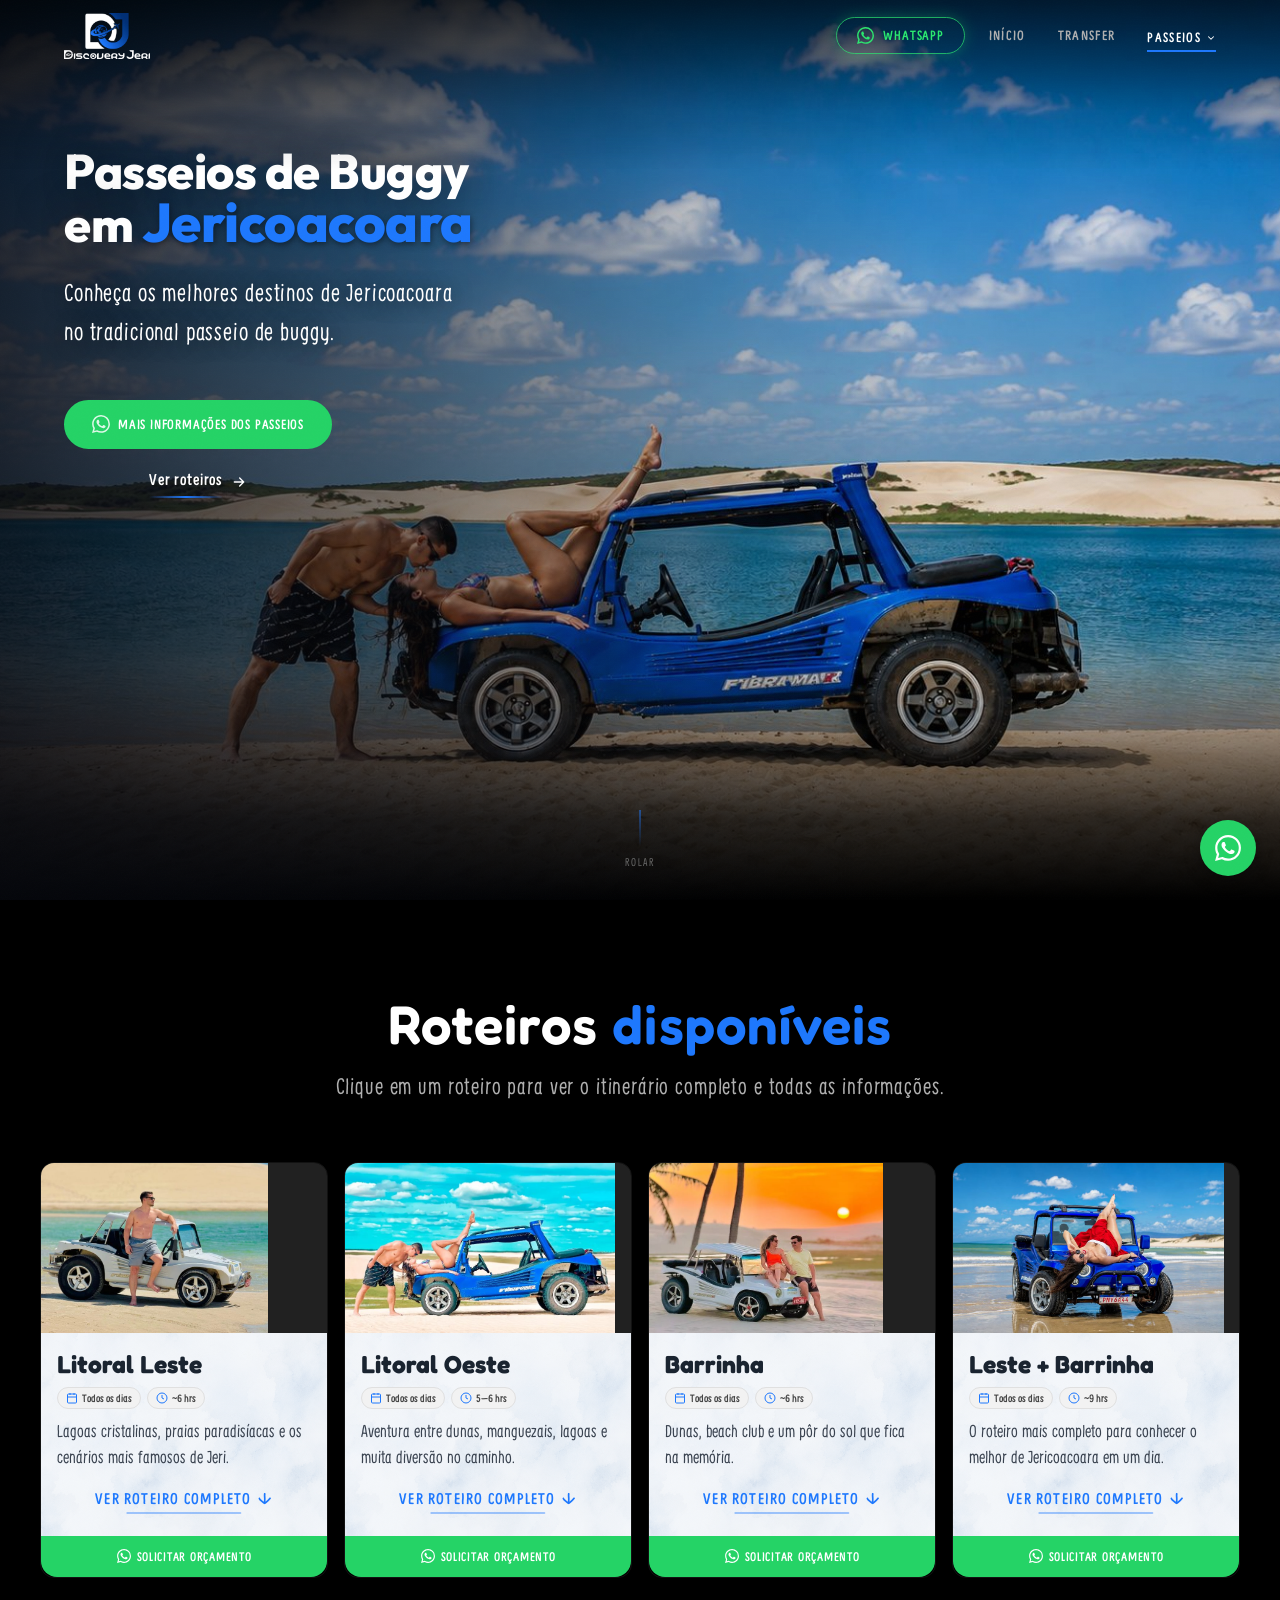
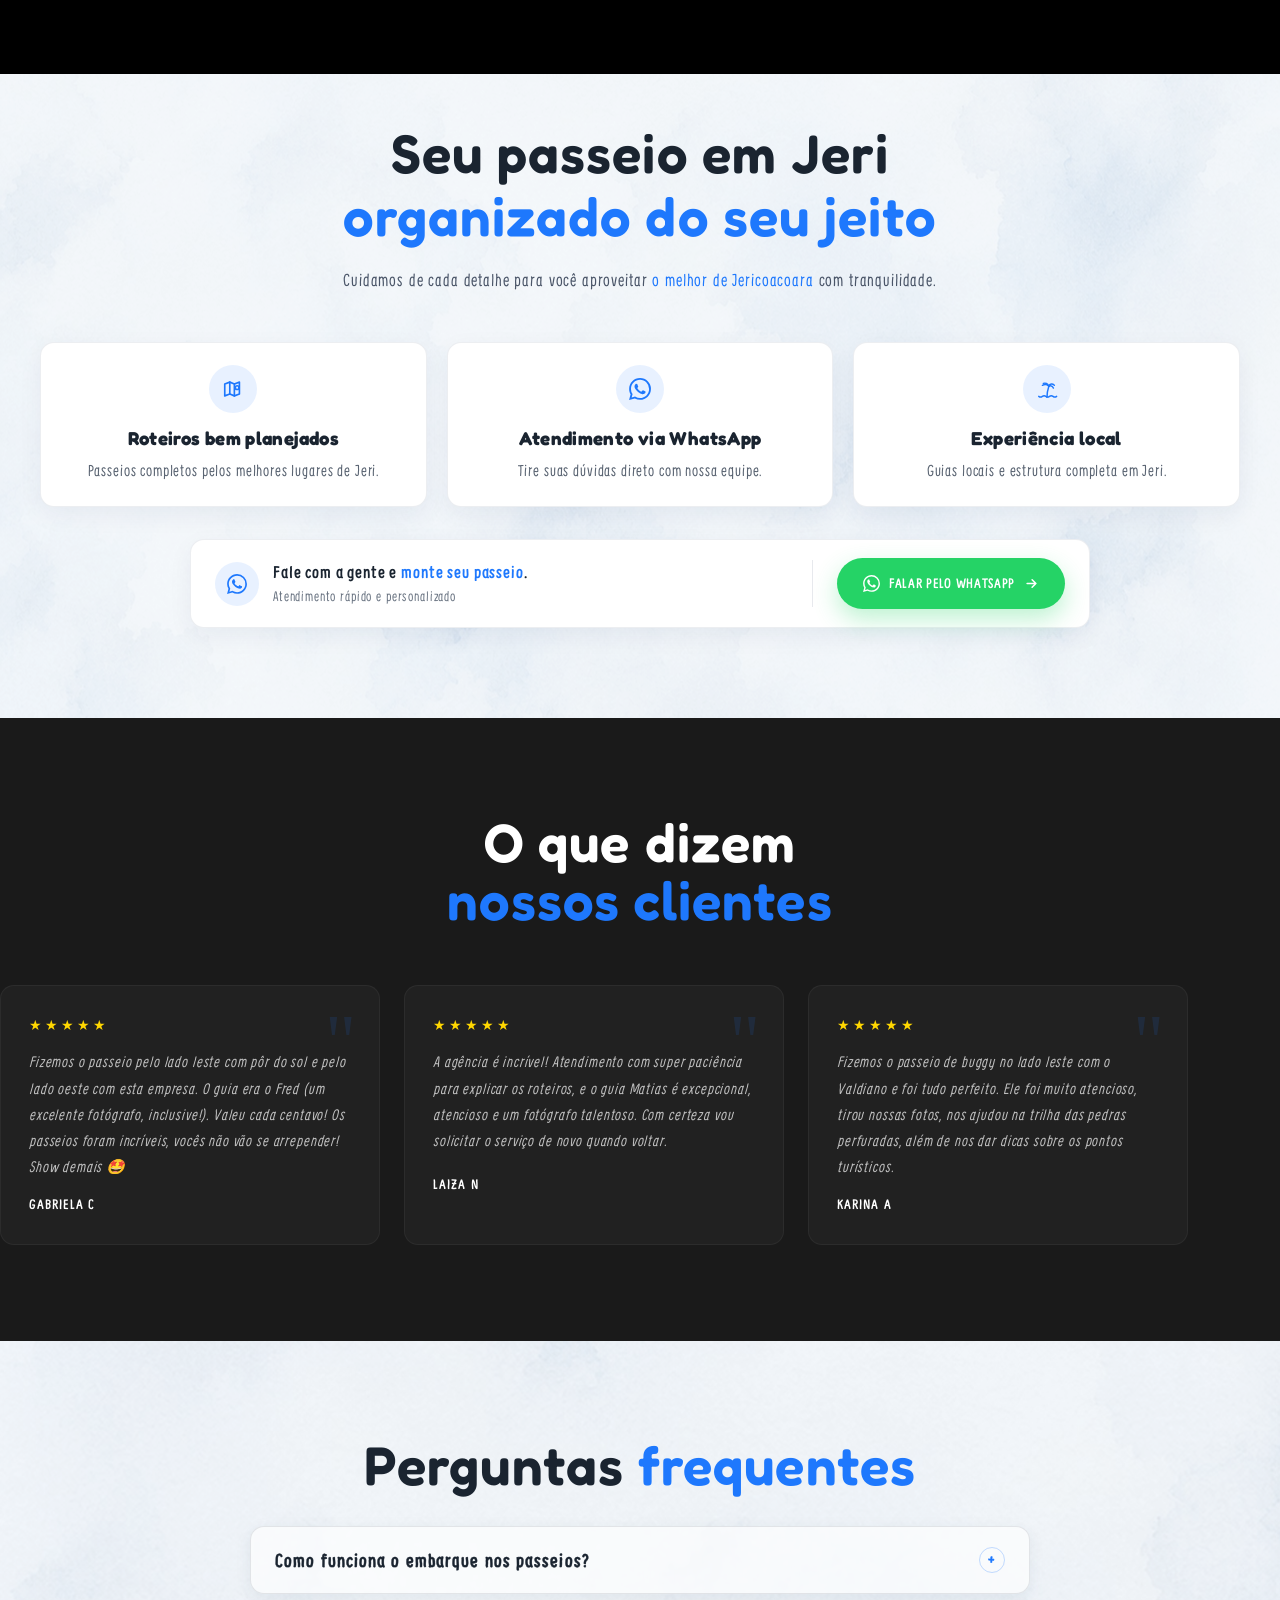
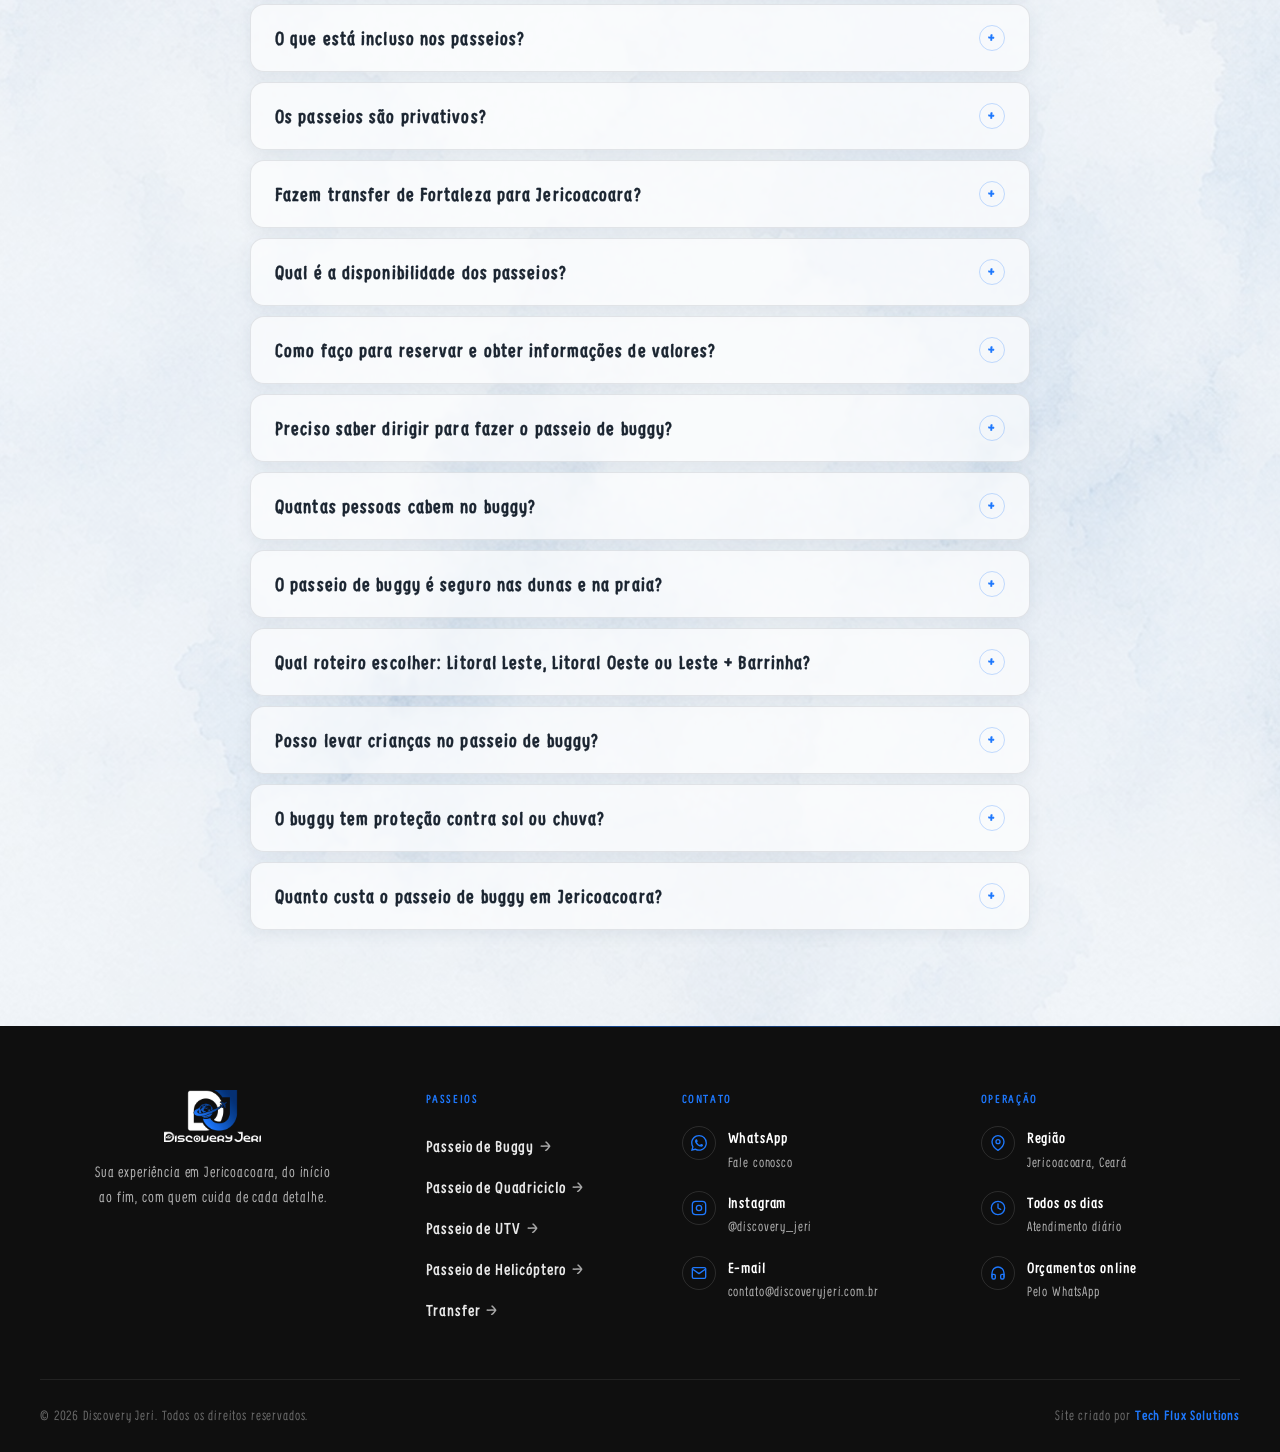
<file: passeio-buggy.html>
﻿<!DOCTYPE html>
<html lang="pt-BR">
<head>
  <!-- Google Tag Manager -->
<script>(function(w,d,s,l,i){w[l]=w[l]||[];w[l].push({'gtm.start':
new Date().getTime(),event:'gtm.js'});var f=d.getElementsByTagName(s)[0],
j=d.createElement(s),dl=l!='dataLayer'?'&l='+l:'';j.async=true;j.src=
'https://www.googletagmanager.com/gtm.js?id='+i+dl;f.parentNode.insertBefore(j,f);
})(window,document,'script','dataLayer','GTM-P5H4GKH');</script>
<!-- End Google Tag Manager -->
  <meta charset="UTF-8" />
  <meta name="viewport" content="width=device-width, initial-scale=1.0" />
  <title>Passeio de Buggy em Jericoacoara — Discovery Jeri</title>
  <meta name="description" content="Passeio de buggy privativo em Jericoacoara pelos roteiros Litoral Leste, Litoral Oeste, Barrinha ou combo completo. Guia credenciado incluso, saídas todos os dias." />
  <meta name="keywords" content="passeio de buggy Jericoacoara, buggy Jericoacoara, aluguel de buggy Jericoacoara, passeio de buggy litoral leste, passeio de buggy litoral oeste, passeio de buggy barrinha" />
  <meta name="robots" content="index, follow" />
  <link rel="canonical" href="https://www.discoveryjeri.com.br/passeio-buggy.html" />

  <!-- Open Graph -->
  <meta property="og:type"        content="website" />
  <meta property="og:url"         content="https://www.discoveryjeri.com.br/passeio-buggy.html" />
  <meta property="og:title"       content="Passeio de Buggy em Jericoacoara — Discovery Jeri" />
  <meta property="og:description" content="Passeio de buggy privativo em Jericoacoara, com guia credenciado, pelos principais roteiros: Litoral Leste, Litoral Oeste e Barrinha." />

  <!-- CSS -->
  <link rel="stylesheet" href="css/style.css" />

  <!-- Favicon -->
  <link rel="icon" href="assets/favicon.ico" sizes="any" />
  <link rel="icon" type="image/png" sizes="32x32" href="assets/favicon-32.png" />
  <link rel="icon" type="image/png" sizes="16x16" href="assets/favicon-16.png" />
  <link rel="apple-touch-icon" sizes="180x180" href="assets/apple-touch-icon.png" />

  <!-- Schema: TouristAttraction + FAQPage -->
  <script type="application/ld+json">
  {
    "@context": "https://schema.org",
    "@type": "TouristTrip",
    "name": "Passeio de Buggy em Jericoacoara — Discovery Jeri",
    "description": "Passeio de buggy privativo pelos principais roteiros de Jericoacoara: Litoral Leste, Litoral Oeste, Barrinha e combo completo, com guia credenciado incluso.",
    "provider": {
      "@type": "Organization",
      "name": "Discovery Jeri",
      "url": "https://www.discoveryjeri.com.br",
      "telephone": "+5588997261472"
    },
    "touristType": ["Família", "Casal", "Grupo", "Aventureiro"],
    "availableLanguage": "Portuguese",
    "itinerary": [
      { "@type": "Place", "name": "Litoral Leste — Lagoa Azul, Lagoa do Paraíso, Buraco Azul" },
      { "@type": "Place", "name": "Litoral Oeste — Mangue Seco, Lago Grande, Ski Bunda" },
      { "@type": "Place", "name": "Barrinha — Dunas da Barrinha, Pôr do Sol, Restaurante Komaki" }
    ]
  }
  </script>

  <script type="application/ld+json">
  {
    "@context": "https://schema.org",
    "@type": "FAQPage",
    "mainEntity": [
      {
        "@type": "Question",
        "name": "Como funciona o embarque nos passeios?",
        "acceptedAnswer": {
          "@type": "Answer",
          "text": "O embarque é feito diretamente no seu hotel ou pousada em Jericoacoara, a partir das 9h. Não é necessário ir a nenhum ponto de encontro — passamos para buscar você."
        }
      },
      {
        "@type": "Question",
        "name": "O que está incluso nos passeios?",
        "acceptedAnswer": {
          "@type": "Answer",
          "text": "Todos os passeios incluem guia e motorista credenciado. Combustível está incluso. Não estão inclusos: alimentação, bebidas, taxa de balsa e entrada em beach clubs."
        }
      },
      {
        "@type": "Question",
        "name": "Os passeios são privativos?",
        "acceptedAnswer": {
          "@type": "Answer",
          "text": "Sim! Por padrão, todos os passeios são privativos — só você e seu grupo. Não há mistura com outros viajantes."
        }
      },
      {
        "@type": "Question",
        "name": "Fazem transfer de Fortaleza para Jericoacoara?",
        "acceptedAnswer": {
          "@type": "Answer",
          "text": "Sim. Realizamos transfer 4x4 exclusivo saindo do Aeroporto de Fortaleza (aproximadamente 4h30) ou do Aeroporto Regional JJD (aproximadamente 50 minutos), direto para a porta da sua pousada."
        }
      },
      {
        "@type": "Question",
        "name": "Qual é a disponibilidade dos passeios?",
        "acceptedAnswer": {
          "@type": "Answer",
          "text": "Operamos todos os dias, inclusive feriados e baixa temporada. Entre em contato pelo WhatsApp para confirmar disponibilidade na sua data e montar o roteiro ideal."
        }
      },
      {
        "@type": "Question",
        "name": "Como faço para reservar e obter informações de valores?",
        "acceptedAnswer": {
          "@type": "Answer",
          "text": "Entre em contato pelo WhatsApp! Nossa equipe responde rapidamente com disponibilidade, opções de veículo, informações de valores e tudo o que você precisa para garantir sua reserva."
        }
      },
      {
        "@type": "Question",
        "name": "Preciso saber dirigir para fazer o passeio de buggy?",
        "acceptedAnswer": {
          "@type": "Answer",
          "text": "Não. O buggy é conduzido por um motorista credenciado durante todo o passeio — você só senta, aproveita a paisagem e curte a experiência."
        }
      },
      {
        "@type": "Question",
        "name": "Quantas pessoas cabem no buggy?",
        "acceptedAnswer": {
          "@type": "Answer",
          "text": "O buggy comporta até 4 pessoas por veículo, além do motorista. É uma ótima opção para casais, famílias pequenas ou grupos de amigos."
        }
      },
      {
        "@type": "Question",
        "name": "O passeio de buggy é seguro nas dunas e na praia?",
        "acceptedAnswer": {
          "@type": "Answer",
          "text": "Sim. Os motoristas são credenciados e experientes nas trilhas de Jericoacoara, e os veículos são revisados e adaptados para rodar com segurança na areia."
        }
      },
      {
        "@type": "Question",
        "name": "Qual roteiro escolher: Litoral Leste, Litoral Oeste ou Leste + Barrinha?",
        "acceptedAnswer": {
          "@type": "Answer",
          "text": "O Litoral Leste passa pelas lagoas mais famosas de Jeri. O Litoral Oeste é mais aventureiro, com dunas e travessia de balsa. O Leste + Barrinha é o roteiro mais completo, unindo os dois lados e terminando com pôr do sol exclusivo."
        }
      },
      {
        "@type": "Question",
        "name": "Posso levar crianças no passeio de buggy?",
        "acceptedAnswer": {
          "@type": "Answer",
          "text": "Sim! O buggy é uma ótima opção para famílias com crianças, já que o motorista cuida da condução — é só avisar nossa equipe pelo WhatsApp pra organizarmos o melhor roteiro."
        }
      },
      {
        "@type": "Question",
        "name": "O buggy tem proteção contra sol ou chuva?",
        "acceptedAnswer": {
          "@type": "Answer",
          "text": "O buggy é um veículo aberto, feito pra sentir o vento e a paisagem de perto. Em dias de sol forte recomendamos protetor solar e óculos escuros — a experiência é pensada pra ser vivida ao ar livre."
        }
      },
      {
        "@type": "Question",
        "name": "Quanto custa o passeio de buggy em Jericoacoara?",
        "acceptedAnswer": {
          "@type": "Answer",
          "text": "O valor varia conforme o roteiro escolhido (Litoral Leste, Litoral Oeste, Barrinha ou combo) e o número de pessoas. Envie os detalhes pelo WhatsApp e receba um orçamento personalizado na hora."
        }
      }
    ]
  }
  </script>
</head>
<body class="page-passeios">
  <!-- Google Tag Manager (noscript) -->
<noscript><iframe src="https://www.googletagmanager.com/ns.html?id=GTM-P5H4GKH"
height="0" width="0" style="display:none;visibility:hidden"></iframe></noscript>
<!-- End Google Tag Manager (noscript) -->

  <!-- ===== NAVIGATION ===== -->
  <nav class="nav nav-header-shadow" role="navigation" aria-label="Menu principal">
    <div class="nav-inner">
      <a href="index.html" class="nav-logo" aria-label="Discovery Jeri — Página inicial">
        <img src="assets/logo-discovery/logo-icone.webp" alt="Discovery Jeri" />
      </a>
      <div class="nav-right">
        <a href="https://wa.me/5588997261472?text=Olá!%20Vim%20pelo%20site!%20Quero%20informações%20sobre%20o%20passeio%20de%20buggy%20em%20Jericoacoara." class="nav-cta nav-cta-desktop" target="_blank" rel="noopener">
          <svg viewBox="0 0 24 24" fill="currentColor" aria-hidden="true"><path d="M17.472 14.382c-.297-.149-1.758-.867-2.03-.967-.273-.099-.471-.148-.67.15-.197.297-.767.966-.94 1.164-.173.199-.347.223-.644.075-.297-.15-1.255-.463-2.39-1.475-.883-.788-1.48-1.761-1.653-2.059-.173-.297-.018-.458.13-.606.134-.133.298-.347.446-.52.149-.174.198-.298.298-.497.099-.198.05-.371-.025-.52-.075-.149-.669-1.612-.916-2.207-.242-.579-.487-.5-.669-.51-.173-.008-.371-.01-.57-.01-.198 0-.52.074-.792.372-.272.297-1.04 1.016-1.04 2.479 0 1.462 1.065 2.875 1.213 3.074.149.198 2.096 3.2 5.077 4.487.709.306 1.262.489 1.694.625.712.227 1.36.195 1.871.118.571-.085 1.758-.719 2.006-1.413.248-.694.248-1.289.173-1.413-.074-.124-.272-.198-.57-.347m-5.421 7.403h-.004a9.87 9.87 0 01-5.031-1.378l-.361-.214-3.741.982.998-3.648-.235-.374a9.86 9.86 0 01-1.51-5.26c.001-5.45 4.436-9.884 9.888-9.884 2.64 0 5.122 1.03 6.988 2.898a9.825 9.825 0 012.893 6.994c-.003 5.45-4.437 9.884-9.885 9.884m8.413-18.297A11.815 11.815 0 0012.05 0C5.495 0 .16 5.335.157 11.892c0 2.096.547 4.142 1.588 5.945L.057 24l6.305-1.654a11.882 11.882 0 005.683 1.448h.005c6.554 0 11.89-5.335 11.893-11.893a11.821 11.821 0 00-3.48-8.413z"/></svg>
          WhatsApp
        </a>
        <div class="nav-links">
          <a href="index.html">Início</a>
          <a href="transfer.html">Transfer</a>
          <div class="nav-dropdown">
            <a href="passeios.html" class="nav-dropdown-trigger active">
              Passeios
              <svg class="nav-dropdown-caret" width="10" height="10" viewBox="0 0 24 24" fill="none" stroke="currentColor" stroke-width="2.5" stroke-linecap="round" stroke-linejoin="round"><polyline points="6 9 12 15 18 9"/></svg>
            </a>
            <div class="nav-dropdown-menu">
              <a href="passeio-buggy.html">Passeio de Buggy</a>
              <a href="passeio-quadriciclo.html">Passeio de Quadriciclo</a>
              <a href="passeio-utv.html">Passeio de UTV</a>
              <a href="passeio-helicoptero.html">Passeio de Helicóptero</a>
            </div>
          </div>
        </div>
      </div>
      <button class="nav-hamburger" id="hamburger" aria-label="Abrir menu" aria-expanded="false">
        <span></span><span></span><span></span>
      </button>
    </div>
  </nav>

  <!-- Mobile menu -->
  <div class="nav-mobile" id="nav-mobile" role="navigation" aria-label="Menu mobile">
    <a href="index.html" class="nav-mobile-row">
      Início
      <svg width="18" height="18" viewBox="0 0 24 24" fill="none" stroke="currentColor" stroke-width="2" stroke-linecap="round" stroke-linejoin="round"><polyline points="9 18 15 12 9 6"/></svg>
    </a>
    <a href="transfer.html" class="nav-mobile-row">
      Transfer
      <svg width="18" height="18" viewBox="0 0 24 24" fill="none" stroke="currentColor" stroke-width="2" stroke-linecap="round" stroke-linejoin="round"><polyline points="9 18 15 12 9 6"/></svg>
    </a>
    <a href="passeios.html" class="nav-mobile-row">
      Passeios
      <svg width="18" height="18" viewBox="0 0 24 24" fill="none" stroke="currentColor" stroke-width="2" stroke-linecap="round" stroke-linejoin="round"><polyline points="6 9 12 15 18 9"/></svg>
    </a>
    <div class="nav-mobile-accordion">
      <div class="nav-mobile-accordion-inner">
        <a href="passeio-buggy.html" class="nav-mobile-sub">Passeio de Buggy<svg width="16" height="16" viewBox="0 0 24 24" fill="none" stroke="currentColor" stroke-width="2" stroke-linecap="round" stroke-linejoin="round"><polyline points="9 18 15 12 9 6"/></svg></a>
        <a href="passeio-quadriciclo.html" class="nav-mobile-sub">Passeio de Quadriciclo<svg width="16" height="16" viewBox="0 0 24 24" fill="none" stroke="currentColor" stroke-width="2" stroke-linecap="round" stroke-linejoin="round"><polyline points="9 18 15 12 9 6"/></svg></a>
        <a href="passeio-utv.html" class="nav-mobile-sub">Passeio de UTV<svg width="16" height="16" viewBox="0 0 24 24" fill="none" stroke="currentColor" stroke-width="2" stroke-linecap="round" stroke-linejoin="round"><polyline points="9 18 15 12 9 6"/></svg></a>
        <a href="passeio-helicoptero.html" class="nav-mobile-sub">Passeio de Helicóptero<svg width="16" height="16" viewBox="0 0 24 24" fill="none" stroke="currentColor" stroke-width="2" stroke-linecap="round" stroke-linejoin="round"><polyline points="9 18 15 12 9 6"/></svg></a>
      </div>
    </div>
    <a href="https://wa.me/5588997261472?text=Olá!%20Vim%20pelo%20site!%20Quero%20informações%20sobre%20o%20passeio%20de%20buggy%20em%20Jericoacoara." class="nav-mobile-whatsapp" target="_blank" rel="noopener">
      <svg width="18" height="18" viewBox="0 0 24 24" fill="currentColor" aria-hidden="true"><path d="M17.472 14.382c-.297-.149-1.758-.867-2.03-.967-.273-.099-.471-.148-.67.15-.197.297-.767.966-.94 1.164-.173.199-.347.223-.644.075-.297-.15-1.255-.463-2.39-1.475-.883-.788-1.48-1.761-1.653-2.059-.173-.297-.018-.458.13-.606.134-.133.298-.347.446-.52.149-.174.198-.298.298-.497.099-.198.05-.371-.025-.52-.075-.149-.669-1.612-.916-2.207-.242-.579-.487-.5-.669-.51-.173-.008-.371-.01-.57-.01-.198 0-.52.074-.792.372-.272.297-1.04 1.016-1.04 2.479 0 1.462 1.065 2.875 1.213 3.074.149.198 2.096 3.2 5.077 4.487.709.306 1.262.489 1.694.625.712.227 1.36.195 1.871.118.571-.085 1.758-.719 2.006-1.413.248-.694.248-1.289.173-1.413-.074-.124-.272-.198-.57-.347m-5.421 7.403h-.004a9.87 9.87 0 01-5.031-1.378l-.361-.214-3.741.982.998-3.648-.235-.374a9.86 9.86 0 01-1.51-5.26c.001-5.45 4.436-9.884 9.888-9.884 2.64 0 5.122 1.03 6.988 2.898a9.825 9.825 0 012.893 6.994c-.003 5.45-4.437 9.884-9.885 9.884m8.413-18.297A11.815 11.815 0 0012.05 0C5.495 0 .16 5.335.157 11.892c0 2.096.547 4.142 1.588 5.945L.057 24l6.305-1.654a11.882 11.882 0 005.683 1.448h.005c6.554 0 11.89-5.335 11.893-11.893a11.821 11.821 0 00-3.48-8.413z"/></svg>
      Falar no WhatsApp
    </a>
  </div>

  <main>

    <!-- ===== HERO ===== -->
    <section class="hero hero-split" aria-label="Passeio de Buggy em Jericoacoara">
      <div class="hero-bg"></div>
      <div class="hero-photo hero-photo-desktop" style="background-image: url('assets/hero-passeio-buggy.jpg'); opacity: 0.90; background-position: center center;"></div>
      <div class="hero-photo hero-photo-mobile" style="background-image: url('assets/hero-passeio-buggy-mobile.jpg'); opacity: 0.90;"></div>
      <div class="hero-overlay"></div>

      <!-- LADO ESQUERDO: texto -->
      <div class="hero-split-left hero-split-left-top">
        <h1 class="hero-split-title">
          <span class="htl-desktop">
            <span class="hero-title-line">Passeios de Buggy</span>
            <span class="hero-title-line">em <span class="accent-text">Jericoacoara</span></span>
          </span>
          <span class="htl-mobile">
            <span class="hero-title-line" style="font-size: 0.8em; white-space: nowrap;">Passeios de Buggy em</span>
            <span class="hero-title-line"><span class="accent-text">Jericoacoara</span></span>
          </span>
        </h1>

        <p class="hero-subtitle" style="max-width: 520px; margin-top: 20px;">
          <span class="htl-desktop">Conheça os melhores destinos de Jericoacoara<br>no tradicional passeio de buggy.</span>
          <span class="htl-mobile">Conheça os melhores destinos de Jeri<br>no tradicional passeio de Buggy</span>
        </p>

        <div class="hero-ctas hero-ctas-lower-mobile hero-ctas-lower-mobile-buggy" style="margin-top: var(--hero-ctas-mt, 32px);">
          <a href="https://wa.me/5588997261472?text=Olá!%20Vim%20pelo%20site!%20Quero%20informações%20sobre%20o%20passeio%20de%20buggy%20em%20Jericoacoara." class="btn btn-hero-cta" target="_blank" rel="noopener">
            <svg width="18" height="18" viewBox="0 0 24 24" fill="currentColor" aria-hidden="true"><path d="M17.472 14.382c-.297-.149-1.758-.867-2.03-.967-.273-.099-.471-.148-.67.15-.197.297-.767.966-.94 1.164-.173.199-.347.223-.644.075-.297-.15-1.255-.463-2.39-1.475-.883-.788-1.48-1.761-1.653-2.059-.173-.297-.018-.458.13-.606.134-.133.298-.347.446-.52.149-.174.198-.298.298-.497.099-.198.05-.371-.025-.52-.075-.149-.669-1.612-.916-2.207-.242-.579-.487-.5-.669-.51-.173-.008-.371-.01-.57-.01-.198 0-.52.074-.792.372-.272.297-1.04 1.016-1.04 2.479 0 1.462 1.065 2.875 1.213 3.074.149.198 2.096 3.2 5.077 4.487.709.306 1.262.489 1.694.625.712.227 1.36.195 1.871.118.571-.085 1.758-.719 2.006-1.413.248-.694.248-1.289.173-1.413-.074-.124-.272-.198-.57-.347m-5.421 7.403h-.004a9.87 9.87 0 01-5.031-1.378l-.361-.214-3.741.982.998-3.648-.235-.374a9.86 9.86 0 01-1.51-5.26c.001-5.45 4.436-9.884 9.888-9.884 2.64 0 5.122 1.03 6.988 2.898a9.825 9.825 0 012.893 6.994c-.003 5.45-4.437 9.884-9.885 9.884m8.413-18.297A11.815 11.815 0 0012.05 0C5.495 0 .16 5.335.157 11.892c0 2.096.547 4.142 1.588 5.945L.057 24l6.305-1.654a11.882 11.882 0 005.683 1.448h.005c6.554 0 11.89-5.335 11.893-11.893a11.821 11.821 0 00-3.48-8.413z"/></svg>
            Mais informações dos passeios
          </a>
          <a href="#tours-title" class="hero-link-secondary hero-link-hide-mobile" onclick="event.preventDefault();var el=document.getElementById('tours-title');var offset=el.getBoundingClientRect().top+window.scrollY-140;window.scrollTo({top:offset,behavior:'smooth'});">
            <span class="hero-link-text">Ver roteiros</span>
            <svg width="16" height="16" viewBox="0 0 24 24" fill="none" stroke="currentColor" stroke-width="2" stroke-linecap="round" stroke-linejoin="round"><path d="M5 12h14m-6-6 6 6-6 6"/></svg>
          </a>
        </div>

      </div>

      <div class="hero-scroll" aria-hidden="true">Rolar</div>
    </section>

    <!-- ===== ROTEIROS ===== -->
    <section class="tours-section" aria-labelledby="tours-title">
      <div class="container">
        <div class="section-header reveal">
          <h2 id="tours-title">Roteiros <span class="accent-text">disponíveis</span></h2>
          <p style="font-size: 1.3rem; max-width: 720px;">Clique em um roteiro para ver o itinerário completo e todas as informações.</p>
        </div>

        <!-- 4 COMPACT TABS -->
        <div class="tour-tabs" role="tablist" aria-label="Roteiros de passeio">

          <div class="tour-tab-wrap">
            <button class="tour-tab reveal reveal-d1" data-tour="leste" role="tab" aria-expanded="false" aria-controls="tour-detail-panel">
              <span class="tour-tab-thumb" aria-hidden="true">
                <img src="assets/capas/buggy-oeste.jpg" alt="Passeio de Buggy — Litoral Leste" loading="lazy" />
              </span>
              <span class="tour-tab-body">
                <span class="tour-tab-title">Litoral Leste</span>
                <span class="tour-tab-chips">
                    <span class="tour-chip"><svg width="12" height="12" viewBox="0 0 24 24" fill="none" stroke="currentColor" stroke-width="2"><rect x="3" y="4" width="18" height="18" rx="2"/><line x1="16" y1="2" x2="16" y2="6"/><line x1="8" y1="2" x2="8" y2="6"/><line x1="3" y1="10" x2="21" y2="10"/></svg>Todos os dias</span>
                    <span class="tour-chip"><svg width="12" height="12" viewBox="0 0 24 24" fill="none" stroke="currentColor" stroke-width="2"><circle cx="12" cy="12" r="10"/><polyline points="12 6 12 12 16 14"/></svg>~6 hrs</span>                  </span>
                <span class="tour-tab-desc">Lagoas cristalinas, praias paradisíacas e os cenários mais famosos de Jeri.</span>
                <span class="tour-tab-btn"><span class="tour-tab-btn-label">Ver roteiro completo</span> <span class="tour-tab-arrow">↓</span></span>
              </span>
            </button>
            <a class="tour-tab-wa" href="https://wa.me/5588997261472?text=Olá!%20Vim%20pelo%20site!%20Tenho%20interesse%20no%20passeio%20de%20Buggy%20Litoral%20Leste%20em%20Jericoacoara.%20Podem%20me%20passar%20mais%20informações?" target="_blank" rel="noopener" onclick="event.stopPropagation()">
              <svg width="14" height="14" viewBox="0 0 24 24" fill="currentColor"><path d="M17.472 14.382c-.297-.149-1.758-.867-2.03-.967-.273-.099-.471-.148-.67.15-.197.297-.767.966-.94 1.164-.173.199-.347.223-.644.075-.297-.15-1.255-.463-2.39-1.475-.883-.788-1.48-1.761-1.653-2.059-.173-.297-.018-.458.13-.606.134-.133.298-.347.446-.52.149-.174.198-.298.298-.497.099-.198.05-.371-.025-.52-.075-.149-.669-1.612-.916-2.207-.242-.579-.487-.5-.669-.51-.173-.008-.371-.01-.57-.01-.198 0-.52.074-.792.372-.272.297-1.04 1.016-1.04 2.479 0 1.462 1.065 2.875 1.213 3.074.149.198 2.096 3.2 5.077 4.487.709.306 1.262.489 1.694.625.712.227 1.36.195 1.871.118.571-.085 1.758-.719 2.006-1.413.248-.694.248-1.289.173-1.413-.074-.124-.272-.198-.57-.347m-5.421 7.403h-.004a9.87 9.87 0 01-5.031-1.378l-.361-.214-3.741.982.998-3.648-.235-.374a9.86 9.86 0 01-1.51-5.26c.001-5.45 4.436-9.884 9.888-9.884 2.64 0 5.122 1.03 6.988 2.898a9.825 9.825 0 012.893 6.994c-.003 5.45-4.437 9.884-9.885 9.884m8.413-18.297A11.815 11.815 0 0012.05 0C5.495 0 .16 5.335.157 11.892c0 2.096.547 4.142 1.588 5.945L.057 24l6.305-1.654a11.882 11.882 0 005.683 1.448h.005c6.554 0 11.89-5.335 11.893-11.893a11.821 11.821 0 00-3.48-8.413z"/></svg>
              Solicitar orçamento
            </a>
          </div>

          <div class="tour-tab-wrap">
            <button class="tour-tab reveal reveal-d2" data-tour="oeste" role="tab" aria-expanded="false" aria-controls="tour-detail-panel">
              <span class="tour-tab-thumb" aria-hidden="true">
                <img src="assets/capas/buggy-casal.jpg" alt="Passeio de Buggy — Litoral Oeste" loading="lazy" />
              </span>
              <span class="tour-tab-body">
                <span class="tour-tab-title">Litoral Oeste</span>
                <span class="tour-tab-chips">
                    <span class="tour-chip"><svg width="12" height="12" viewBox="0 0 24 24" fill="none" stroke="currentColor" stroke-width="2"><rect x="3" y="4" width="18" height="18" rx="2"/><line x1="16" y1="2" x2="16" y2="6"/><line x1="8" y1="2" x2="8" y2="6"/><line x1="3" y1="10" x2="21" y2="10"/></svg>Todos os dias</span>
                    <span class="tour-chip"><svg width="12" height="12" viewBox="0 0 24 24" fill="none" stroke="currentColor" stroke-width="2"><circle cx="12" cy="12" r="10"/><polyline points="12 6 12 12 16 14"/></svg>5–6 hrs</span>                  </span>
                <span class="tour-tab-desc">Aventura entre dunas, manguezais, lagoas e muita diversão no caminho.</span>
                <span class="tour-tab-btn"><span class="tour-tab-btn-label">Ver roteiro completo</span> <span class="tour-tab-arrow">↓</span></span>
              </span>
            </button>
            <a class="tour-tab-wa" href="https://wa.me/5588997261472?text=Olá!%20Vim%20pelo%20site!%20Tenho%20interesse%20no%20passeio%20de%20Buggy%20Litoral%20Oeste%20em%20Jericoacoara.%20Podem%20me%20passar%20mais%20informações?" target="_blank" rel="noopener" onclick="event.stopPropagation()">
              <svg width="14" height="14" viewBox="0 0 24 24" fill="currentColor"><path d="M17.472 14.382c-.297-.149-1.758-.867-2.03-.967-.273-.099-.471-.148-.67.15-.197.297-.767.966-.94 1.164-.173.199-.347.223-.644.075-.297-.15-1.255-.463-2.39-1.475-.883-.788-1.48-1.761-1.653-2.059-.173-.297-.018-.458.13-.606.134-.133.298-.347.446-.52.149-.174.198-.298.298-.497.099-.198.05-.371-.025-.52-.075-.149-.669-1.612-.916-2.207-.242-.579-.487-.5-.669-.51-.173-.008-.371-.01-.57-.01-.198 0-.52.074-.792.372-.272.297-1.04 1.016-1.04 2.479 0 1.462 1.065 2.875 1.213 3.074.149.198 2.096 3.2 5.077 4.487.709.306 1.262.489 1.694.625.712.227 1.36.195 1.871.118.571-.085 1.758-.719 2.006-1.413.248-.694.248-1.289.173-1.413-.074-.124-.272-.198-.57-.347m-5.421 7.403h-.004a9.87 9.87 0 01-5.031-1.378l-.361-.214-3.741.982.998-3.648-.235-.374a9.86 9.86 0 01-1.51-5.26c.001-5.45 4.436-9.884 9.888-9.884 2.64 0 5.122 1.03 6.988 2.898a9.825 9.825 0 012.893 6.994c-.003 5.45-4.437 9.884-9.885 9.884m8.413-18.297A11.815 11.815 0 0012.05 0C5.495 0 .16 5.335.157 11.892c0 2.096.547 4.142 1.588 5.945L.057 24l6.305-1.654a11.882 11.882 0 005.683 1.448h.005c6.554 0 11.89-5.335 11.893-11.893a11.821 11.821 0 00-3.48-8.413z"/></svg>
              Solicitar orçamento
            </a>
          </div>

          <div class="tour-tab-wrap">
            <button class="tour-tab reveal reveal-d3" data-tour="barrinha" role="tab" aria-expanded="false" aria-controls="tour-detail-panel">
              <span class="tour-tab-thumb" aria-hidden="true">
                <img src="assets/capas/buggy-barrinha.jpg" alt="Passeio de Buggy — Barrinha" loading="lazy" />
              </span>
              <span class="tour-tab-body">
                <span class="tour-tab-title">Barrinha</span>
                <span class="tour-tab-chips">
                    <span class="tour-chip"><svg width="12" height="12" viewBox="0 0 24 24" fill="none" stroke="currentColor" stroke-width="2"><rect x="3" y="4" width="18" height="18" rx="2"/><line x1="16" y1="2" x2="16" y2="6"/><line x1="8" y1="2" x2="8" y2="6"/><line x1="3" y1="10" x2="21" y2="10"/></svg>Todos os dias</span>
                    <span class="tour-chip"><svg width="12" height="12" viewBox="0 0 24 24" fill="none" stroke="currentColor" stroke-width="2"><circle cx="12" cy="12" r="10"/><polyline points="12 6 12 12 16 14"/></svg>~6 hrs</span>                  </span>
                <span class="tour-tab-desc">Dunas, beach club e um pôr do sol que fica na memória.</span>
                <span class="tour-tab-btn"><span class="tour-tab-btn-label">Ver roteiro completo</span> <span class="tour-tab-arrow">↓</span></span>
              </span>
            </button>
            <a class="tour-tab-wa" href="https://wa.me/5588997261472?text=Olá!%20Vim%20pelo%20site!%20Tenho%20interesse%20no%20passeio%20de%20Buggy%20da%20Barrinha%20em%20Jericoacoara.%20Podem%20me%20passar%20mais%20informações?" target="_blank" rel="noopener" onclick="event.stopPropagation()">
              <svg width="14" height="14" viewBox="0 0 24 24" fill="currentColor"><path d="M17.472 14.382c-.297-.149-1.758-.867-2.03-.967-.273-.099-.471-.148-.67.15-.197.297-.767.966-.94 1.164-.173.199-.347.223-.644.075-.297-.15-1.255-.463-2.39-1.475-.883-.788-1.48-1.761-1.653-2.059-.173-.297-.018-.458.13-.606.134-.133.298-.347.446-.52.149-.174.198-.298.298-.497.099-.198.05-.371-.025-.52-.075-.149-.669-1.612-.916-2.207-.242-.579-.487-.5-.669-.51-.173-.008-.371-.01-.57-.01-.198 0-.52.074-.792.372-.272.297-1.04 1.016-1.04 2.479 0 1.462 1.065 2.875 1.213 3.074.149.198 2.096 3.2 5.077 4.487.709.306 1.262.489 1.694.625.712.227 1.36.195 1.871.118.571-.085 1.758-.719 2.006-1.413.248-.694.248-1.289.173-1.413-.074-.124-.272-.198-.57-.347m-5.421 7.403h-.004a9.87 9.87 0 01-5.031-1.378l-.361-.214-3.741.982.998-3.648-.235-.374a9.86 9.86 0 01-1.51-5.26c.001-5.45 4.436-9.884 9.888-9.884 2.64 0 5.122 1.03 6.988 2.898a9.825 9.825 0 012.893 6.994c-.003 5.45-4.437 9.884-9.885 9.884m8.413-18.297A11.815 11.815 0 0012.05 0C5.495 0 .16 5.335.157 11.892c0 2.096.547 4.142 1.588 5.945L.057 24l6.305-1.654a11.882 11.882 0 005.683 1.448h.005c6.554 0 11.89-5.335 11.893-11.893a11.821 11.821 0 00-3.48-8.413z"/></svg>
              Solicitar orçamento
            </a>
          </div>

          <div class="tour-tab-wrap">
            <button class="tour-tab reveal reveal-d4" data-tour="combo" role="tab" aria-expanded="false" aria-controls="tour-detail-panel" style="border-color: var(--accent-border);">
              <span class="tour-tab-thumb" aria-hidden="true">
                <img src="assets/capas/buggy-leste-barrinha.jpg" alt="Passeio de Buggy — Combo Leste + Barrinha" loading="lazy" />
              </span>
              <span class="tour-tab-body">
                <span class="tour-tab-title">Leste + Barrinha</span>
                <span class="tour-tab-chips">
                    <span class="tour-chip"><svg width="12" height="12" viewBox="0 0 24 24" fill="none" stroke="currentColor" stroke-width="2"><rect x="3" y="4" width="18" height="18" rx="2"/><line x1="16" y1="2" x2="16" y2="6"/><line x1="8" y1="2" x2="8" y2="6"/><line x1="3" y1="10" x2="21" y2="10"/></svg>Todos os dias</span>
                    <span class="tour-chip"><svg width="12" height="12" viewBox="0 0 24 24" fill="none" stroke="currentColor" stroke-width="2"><circle cx="12" cy="12" r="10"/><polyline points="12 6 12 12 16 14"/></svg>~9 hrs</span>                  </span>
                <span class="tour-tab-desc">O roteiro mais completo para conhecer o melhor de Jericoacoara em um dia.</span>
                <span class="tour-tab-btn"><span class="tour-tab-btn-label">Ver roteiro completo</span> <span class="tour-tab-arrow">↓</span></span>
              </span>
            </button>
            <a class="tour-tab-wa" href="https://wa.me/5588997261472?text=Olá!%20Vim%20pelo%20site!%20Tenho%20interesse%20no%20combo%20de%20Buggy%20Leste%20+%20Barrinha%20em%20Jericoacoara.%20Podem%20me%20passar%20mais%20informações?" target="_blank" rel="noopener" onclick="event.stopPropagation()">
              <svg width="14" height="14" viewBox="0 0 24 24" fill="currentColor"><path d="M17.472 14.382c-.297-.149-1.758-.867-2.03-.967-.273-.099-.471-.148-.67.15-.197.297-.767.966-.94 1.164-.173.199-.347.223-.644.075-.297-.15-1.255-.463-2.39-1.475-.883-.788-1.48-1.761-1.653-2.059-.173-.297-.018-.458.13-.606.134-.133.298-.347.446-.52.149-.174.198-.298.298-.497.099-.198.05-.371-.025-.52-.075-.149-.669-1.612-.916-2.207-.242-.579-.487-.5-.669-.51-.173-.008-.371-.01-.57-.01-.198 0-.52.074-.792.372-.272.297-1.04 1.016-1.04 2.479 0 1.462 1.065 2.875 1.213 3.074.149.198 2.096 3.2 5.077 4.487.709.306 1.262.489 1.694.625.712.227 1.36.195 1.871.118.571-.085 1.758-.719 2.006-1.413.248-.694.248-1.289.173-1.413-.074-.124-.272-.198-.57-.347m-5.421 7.403h-.004a9.87 9.87 0 01-5.031-1.378l-.361-.214-3.741.982.998-3.648-.235-.374a9.86 9.86 0 01-1.51-5.26c.001-5.45 4.436-9.884 9.888-9.884 2.64 0 5.122 1.03 6.988 2.898a9.825 9.825 0 012.893 6.994c-.003 5.45-4.437 9.884-9.885 9.884m8.413-18.297A11.815 11.815 0 0012.05 0C5.495 0 .16 5.335.157 11.892c0 2.096.547 4.142 1.588 5.945L.057 24l6.305-1.654a11.882 11.882 0 005.683 1.448h.005c6.554 0 11.89-5.335 11.893-11.893a11.821 11.821 0 00-3.48-8.413z"/></svg>
              Solicitar orçamento
            </a>
          </div>

        </div>

        <!-- DETAIL PANEL -->
        <div class="tour-detail-panel tdp-compact-mobile" id="tour-detail-panel" role="tabpanel" aria-live="polite">
          <!-- conteúdo injetado pelo JavaScript -->
        </div>

      </div>
    </section>

    <!-- ===== CONFIANÇA ===== -->
    <section class="testimonials-section assurance-section" aria-labelledby="assurance-title">
      <div class="container assurance-container">
        <h2 id="assurance-title" class="assurance-title reveal">
          Seu passeio em Jeri<br>
          <span class="accent-text">organizado do seu jeito</span>
        </h2>
        <p class="assurance-sub reveal">Cuidamos de cada detalhe para você aproveitar <span class="accent-text">o melhor de Jericoacoara</span> com tranquilidade.</p>

        <div class="assurance-grid">
          <div class="assurance-card reveal reveal-d1">
            <div class="assurance-icon">
              <svg width="26" height="26" viewBox="0 0 24 24" fill="none" stroke="currentColor" stroke-width="1.8" stroke-linecap="round" stroke-linejoin="round"><path d="M3 6.5l5.5-2 5 2 5.5-2v13l-5.5 2-5-2-5.5 2v-13z"/><path d="M8.5 4.5v13M13.5 6.5v13"/><circle cx="16.5" cy="10.5" r="2"/></svg>
            </div>
            <h3>Roteiros bem planejados</h3>
            <p>Passeios completos pelos melhores lugares de Jeri.</p>
          </div>
          <div class="assurance-card reveal reveal-d2">
            <div class="assurance-icon">
              <svg width="26" height="26" viewBox="0 0 24 24" fill="currentColor"><path d="M17.472 14.382c-.297-.149-1.758-.867-2.03-.967-.273-.099-.471-.148-.67.15-.197.297-.767.966-.94 1.164-.173.199-.347.223-.644.075-.297-.15-1.255-.463-2.39-1.475-.883-.788-1.48-1.761-1.653-2.059-.173-.297-.018-.458.13-.606.134-.133.298-.347.446-.52.149-.174.198-.298.298-.497.099-.198.05-.371-.025-.52-.075-.149-.669-1.612-.916-2.207-.242-.579-.487-.5-.669-.51-.173-.008-.371-.01-.57-.01-.198 0-.52.074-.792.372-.272.297-1.04 1.016-1.04 2.479 0 1.462 1.065 2.875 1.213 3.074.149.198 2.096 3.2 5.077 4.487.709.306 1.262.489 1.694.625.712.227 1.36.195 1.871.118.571-.085 1.758-.719 2.006-1.413.248-.694.248-1.289.173-1.413-.074-.124-.272-.198-.57-.347m-5.421 7.403h-.004a9.87 9.87 0 0 1-5.031-1.378l-.361-.214-3.741.982.998-3.648-.235-.374a9.86 9.86 0 0 1-1.51-5.26c.001-5.45 4.436-9.884 9.888-9.884 2.64 0 5.122 1.03 6.988 2.898a9.825 9.825 0 0 1 2.893 6.994c-.003 5.45-4.437 9.884-9.885 9.884m8.413-18.297A11.815 11.815 0 0 0 12.05 0C5.495 0 .16 5.335.157 11.892c0 2.096.547 4.142 1.588 5.945L.057 24l6.305-1.654a11.882 11.882 0 0 0 5.683 1.448h.005c6.554 0 11.89-5.335 11.893-11.893A11.821 11.821 0 0 0 20.464 3.488"/></svg>
            </div>
            <h3>Atendimento via WhatsApp</h3>
            <p>Tire suas dúvidas direto com nossa equipe.</p>
          </div>
          <div class="assurance-card reveal reveal-d3">
            <div class="assurance-icon">
              <svg width="26" height="26" viewBox="0 0 24 24" fill="none" stroke="currentColor" stroke-width="1.6" stroke-linecap="round" stroke-linejoin="round"><path d="M12 21c0-5 1-9 2-12"/><path d="M14 9c-2-2-5-2-7-1"/><path d="M14 9c-1-3-4-4-6-3"/><path d="M14 9c1-3 4-3 6-1"/><path d="M14 9c2-1 4 0 5 2"/><path d="M3 20c1.3 1 2.6 1 3.9 0 1.3-1 2.6-1 3.9 0 1.3 1 2.6 1 3.9 0 1.3-1 2.6-1 3.9 0 1.3 1 2.6 1 3.9 0"/></svg>
            </div>
            <h3>Experiência local</h3>
            <p>Guias locais e estrutura completa em Jeri.</p>
          </div>
        </div>

        <div class="assurance-cta-bar reveal">
          <div class="assurance-cta-left">
            <span class="assurance-cta-icon" aria-hidden="true">
              <svg width="20" height="20" viewBox="0 0 24 24" fill="currentColor"><path d="M17.472 14.382c-.297-.149-1.758-.867-2.03-.967-.273-.099-.471-.148-.67.15-.197.297-.767.966-.94 1.164-.173.199-.347.223-.644.075-.297-.15-1.255-.463-2.39-1.475-.883-.788-1.48-1.761-1.653-2.059-.173-.297-.018-.458.13-.606.134-.133.298-.347.446-.52.149-.174.198-.298.298-.497.099-.198.05-.371-.025-.52-.075-.149-.669-1.612-.916-2.207-.242-.579-.487-.5-.669-.51-.173-.008-.371-.01-.57-.01-.198 0-.52.074-.792.372-.272.297-1.04 1.016-1.04 2.479 0 1.462 1.065 2.875 1.213 3.074.149.198 2.096 3.2 5.077 4.487.709.306 1.262.489 1.694.625.712.227 1.36.195 1.871.118.571-.085 1.758-.719 2.006-1.413.248-.694.248-1.289.173-1.413-.074-.124-.272-.198-.57-.347m-5.421 7.403h-.004a9.87 9.87 0 0 1-5.031-1.378l-.361-.214-3.741.982.998-3.648-.235-.374a9.86 9.86 0 0 1-1.51-5.26c.001-5.45 4.436-9.884 9.888-9.884 2.64 0 5.122 1.03 6.988 2.898a9.825 9.825 0 0 1 2.893 6.994c-.003 5.45-4.437 9.884-9.885 9.884m8.413-18.297A11.815 11.815 0 0 0 12.05 0C5.495 0 .16 5.335.157 11.892c0 2.096.547 4.142 1.588 5.945L.057 24l6.305-1.654a11.882 11.882 0 0 0 5.683 1.448h.005c6.554 0 11.89-5.335 11.893-11.893A11.821 11.821 0 0 0 20.464 3.488"/></svg>
            </span>
            <div>
              <div class="assurance-cta-title">Fale com a gente e <span class="assurance-cta-highlight">monte seu passeio</span>.</div>
              <div class="assurance-cta-caption">Atendimento rápido e personalizado</div>
            </div>
          </div>
          <a href="https://wa.me/5588997261472?text=Olá!%20Vim%20pelo%20site!%20Quero%20montar%20meu%20roteiro%20de%20passeio%20em%20Jericoacoara!" class="assurance-cta-btn" target="_blank" rel="noopener">
            <svg width="17" height="17" viewBox="0 0 24 24" fill="currentColor"><path d="M17.472 14.382c-.297-.149-1.758-.867-2.03-.967-.273-.099-.471-.148-.67.15-.197.297-.767.966-.94 1.164-.173.199-.347.223-.644.075-.297-.15-1.255-.463-2.39-1.475-.883-.788-1.48-1.761-1.653-2.059-.173-.297-.018-.458.13-.606.134-.133.298-.347.446-.52.149-.174.198-.298.298-.497.099-.198.05-.371-.025-.52-.075-.149-.669-1.612-.916-2.207-.242-.579-.487-.5-.669-.51-.173-.008-.371-.01-.57-.01-.198 0-.52.074-.792.372-.272.297-1.04 1.016-1.04 2.479 0 1.462 1.065 2.875 1.213 3.074.149.198 2.096 3.2 5.077 4.487.709.306 1.262.489 1.694.625.712.227 1.36.195 1.871.118.571-.085 1.758-.719 2.006-1.413.248-.694.248-1.289.173-1.413-.074-.124-.272-.198-.57-.347m-5.421 7.403h-.004a9.87 9.87 0 0 1-5.031-1.378l-.361-.214-3.741.982.998-3.648-.235-.374a9.86 9.86 0 0 1-1.51-5.26c.001-5.45 4.436-9.884 9.888-9.884 2.64 0 5.122 1.03 6.988 2.898a9.825 9.825 0 0 1 2.893 6.994c-.003 5.45-4.437 9.884-9.885 9.884m8.413-18.297A11.815 11.815 0 0 0 12.05 0C5.495 0 .16 5.335.157 11.892c0 2.096.547 4.142 1.588 5.945L.057 24l6.305-1.654a11.882 11.882 0 0 0 5.683 1.448h.005c6.554 0 11.89-5.335 11.893-11.893A11.821 11.821 0 0 0 20.464 3.488"/></svg>
            Falar pelo WhatsApp
            <svg width="15" height="15" viewBox="0 0 24 24" fill="none" stroke="currentColor" stroke-width="2.5" stroke-linecap="round" stroke-linejoin="round"><path d="M5 12h14m-6-6 6 6-6 6"/></svg>
          </a>
        </div>
      </div>
    </section>

    <!-- ===== DEPOIMENTOS ===== -->
    <section style="background: var(--bg-800); padding: var(--section-v) 0; overflow: hidden;" aria-labelledby="testimonials-title">
      <div class="container" style="padding: 0 var(--section-h);">
        <div class="section-header reveal">
          <h2 id="testimonials-title">O que dizem<br><span class="accent-text">nossos clientes</span></h2>
        </div>
      </div><!-- /.container -->

      <div class="testimonials-marquee-wrap">
          <div class="testimonials-marquee-track" id="testimonialsTrack">
            <!-- Set 1 -->
            <div class="testimonial-card reveal reveal-d1">
              <div class="testimonial-quote" aria-hidden="true">"</div>
              <div class="testimonial-stars" aria-label="5 estrelas">★★★★★</div>
              <p class="testimonial-text">Fizemos o passeio pelo lado leste com pôr do sol e pelo lado oeste com esta empresa. O guia era o Fred (um excelente fotógrafo, inclusive!). Valeu cada centavo! Os passeios foram incríveis, vocês não vão se arrepender! Show demais 🤩</p>
              <div class="testimonial-author">Gabriela C</div>
            </div>
            <div class="testimonial-card reveal reveal-d2">
              <div class="testimonial-quote" aria-hidden="true">"</div>
              <div class="testimonial-stars" aria-label="5 estrelas">★★★★★</div>
              <p class="testimonial-text">A agência é incrível! Atendimento com super paciência para explicar os roteiros, e o guia Matias é excepcional, atencioso e um fotógrafo talentoso. Com certeza vou solicitar o serviço de novo quando voltar.</p>
              <div class="testimonial-author">Laiza N</div>
            </div>
            <div class="testimonial-card reveal reveal-d3">
              <div class="testimonial-quote" aria-hidden="true">"</div>
              <div class="testimonial-stars" aria-label="5 estrelas">★★★★★</div>
              <p class="testimonial-text">Fizemos o passeio de buggy no lado leste com o Valdiano e foi tudo perfeito. Ele foi muito atencioso, tirou nossas fotos, nos ajudou na trilha das pedras perfuradas, além de nos dar dicas sobre os pontos turísticos.</p>
              <div class="testimonial-author">Karina A</div>
            </div>
            <div class="testimonial-card reveal">
              <div class="testimonial-quote" aria-hidden="true">"</div>
              <div class="testimonial-stars" aria-label="5 estrelas">★★★★★</div>
              <p class="testimonial-text">Uma experiência incrível desde a reserva até o passeio e o traslado, equipe muito atenciosa e até tiraram fotos incríveis da minha família.</p>
              <div class="testimonial-author">Cassiane C</div>
            </div>
            <div class="testimonial-card reveal">
              <div class="testimonial-quote" aria-hidden="true">"</div>
              <div class="testimonial-stars" aria-label="5 estrelas">★★★★★</div>
              <p class="testimonial-text">Eles proporcionaram a melhor experiência para minha família, com lugares maravilhosos e as melhores fotos em Jeri.</p>
              <div class="testimonial-author">Luciano V</div>
            </div>
            <div class="testimonial-card reveal">
              <div class="testimonial-quote" aria-hidden="true">"</div>
              <div class="testimonial-stars" aria-label="5 estrelas">★★★★★</div>
              <p class="testimonial-text">Fizemos dois passeios com esta empresa e não temos nada a reclamar. A empresa e os operadores são extremamente responsáveis. Um agradecimento especial a toda a equipe.</p>
              <div class="testimonial-author">Alexandre I</div>
            </div>
            <div class="testimonial-card reveal">
              <div class="testimonial-quote" aria-hidden="true">"</div>
              <div class="testimonial-stars" aria-label="5 estrelas">★★★★★</div>
              <p class="testimonial-text">Tudo incrível! Atendimento rápido pelo WhatsApp, transfer do aeroporto superconfortável e passeios simplesmente PERFEITOS! O guia Val é um profissional em fotografia, capturou os momentos mais lindos. Jericoacoara é sensacional, estamos apaixonados! 🙌</p>
              <div class="testimonial-author">Renata</div>
            </div>
            <!-- Set 2 (duplicado para loop infinito) -->
            <div class="testimonial-card" aria-hidden="true">
              <div class="testimonial-quote" aria-hidden="true">"</div>
              <div class="testimonial-stars" aria-label="5 estrelas">★★★★★</div>
              <p class="testimonial-text">Fizemos o passeio pelo lado leste com pôr do sol e pelo lado oeste com esta empresa. O guia era o Fred (um excelente fotógrafo, inclusive!). Valeu cada centavo! Os passeios foram incríveis, vocês não vão se arrepender! Show demais 🤩</p>
              <div class="testimonial-author">Gabriela C</div>
            </div>
            <div class="testimonial-card" aria-hidden="true">
              <div class="testimonial-quote" aria-hidden="true">"</div>
              <div class="testimonial-stars" aria-label="5 estrelas">★★★★★</div>
              <p class="testimonial-text">A agência é incrível! Atendimento com super paciência para explicar os roteiros, e o guia Matias é excepcional, atencioso e um fotógrafo talentoso. Com certeza vou solicitar o serviço de novo quando voltar.</p>
              <div class="testimonial-author">Laiza N</div>
            </div>
            <div class="testimonial-card" aria-hidden="true">
              <div class="testimonial-quote" aria-hidden="true">"</div>
              <div class="testimonial-stars" aria-label="5 estrelas">★★★★★</div>
              <p class="testimonial-text">Fizemos o passeio de buggy no lado leste com o Valdiano e foi tudo perfeito. Ele foi muito atencioso, tirou nossas fotos, nos ajudou na trilha das pedras perfuradas, além de nos dar dicas sobre os pontos turísticos.</p>
              <div class="testimonial-author">Karina A</div>
            </div>
            <div class="testimonial-card" aria-hidden="true">
              <div class="testimonial-quote" aria-hidden="true">"</div>
              <div class="testimonial-stars" aria-label="5 estrelas">★★★★★</div>
              <p class="testimonial-text">Uma experiência incrível desde a reserva até o passeio e o traslado, equipe muito atenciosa e até tiraram fotos incríveis da minha família.</p>
              <div class="testimonial-author">Cassiane C</div>
            </div>
            <div class="testimonial-card" aria-hidden="true">
              <div class="testimonial-quote" aria-hidden="true">"</div>
              <div class="testimonial-stars" aria-label="5 estrelas">★★★★★</div>
              <p class="testimonial-text">Eles proporcionaram a melhor experiência para minha família, com lugares maravilhosos e as melhores fotos em Jeri.</p>
              <div class="testimonial-author">Luciano V</div>
            </div>
            <div class="testimonial-card" aria-hidden="true">
              <div class="testimonial-quote" aria-hidden="true">"</div>
              <div class="testimonial-stars" aria-label="5 estrelas">★★★★★</div>
              <p class="testimonial-text">Fizemos dois passeios com esta empresa e não temos nada a reclamar. A empresa e os operadores são extremamente responsáveis. Um agradecimento especial a toda a equipe.</p>
              <div class="testimonial-author">Alexandre I</div>
            </div>
            <div class="testimonial-card" aria-hidden="true">
              <div class="testimonial-quote" aria-hidden="true">"</div>
              <div class="testimonial-stars" aria-label="5 estrelas">★★★★★</div>
              <p class="testimonial-text">Tudo incrível! Atendimento rápido pelo WhatsApp, transfer do aeroporto superconfortável e passeios simplesmente PERFEITOS! O guia Val é um profissional em fotografia, capturou os momentos mais lindos. Jericoacoara é sensacional, estamos apaixonados! 🙌</p>
              <div class="testimonial-author">Renata</div>
            </div>
          </div>
        </div>
    </section>

    <!-- ===== FAQ ===== -->
    <section class="faq-section" aria-labelledby="faq-title">
      <div class="container">
        <div class="section-header reveal" style="margin-bottom: 32px;">
          <h2 id="faq-title">Perguntas <span class="accent-text">frequentes</span></h2>
        </div>

        <div class="faq-list" role="list">

          <div class="faq-item" role="listitem">
            <button class="faq-question" aria-expanded="false">
              Como funciona o embarque nos passeios?
              <i class="faq-icon" aria-hidden="true">+</i>
            </button>
            <div class="faq-answer" role="region">
              <div class="faq-answer-inner">
                O embarque é feito diretamente no seu hotel ou pousada em Jericoacoara, a partir das 9h. Não é necessário ir a nenhum ponto de encontro — passamos para buscar você.
              </div>
            </div>
          </div>

          <div class="faq-item" role="listitem">
            <button class="faq-question" aria-expanded="false">
              O que está incluso nos passeios?
              <i class="faq-icon" aria-hidden="true">+</i>
            </button>
            <div class="faq-answer" role="region">
              <div class="faq-answer-inner">
                Todos os passeios incluem guia e motorista credenciado. Combustível está incluso. <strong>Não estão inclusos:</strong> alimentação, bebidas, taxa de balsa e entrada em beach clubs.
              </div>
            </div>
          </div>

          <div class="faq-item" role="listitem">
            <button class="faq-question" aria-expanded="false">
              Os passeios são privativos?
              <i class="faq-icon" aria-hidden="true">+</i>
            </button>
            <div class="faq-answer" role="region">
              <div class="faq-answer-inner">
                Sim! Por padrão, todos os passeios são privativos — só você e seu grupo. Não há mistura com outros viajantes.
              </div>
            </div>
          </div>

          <div class="faq-item" role="listitem">
            <button class="faq-question" aria-expanded="false">
              Fazem transfer de Fortaleza para Jericoacoara?
              <i class="faq-icon" aria-hidden="true">+</i>
            </button>
            <div class="faq-answer" role="region">
              <div class="faq-answer-inner">
                Sim. Realizamos transfer 4x4 exclusivo saindo do Aeroporto de Fortaleza (aproximadamente 4h30) ou do Aeroporto Regional JJD (aproximadamente 50 minutos), direto para a porta da sua pousada.
              </div>
            </div>
          </div>

          <div class="faq-item" role="listitem">
            <button class="faq-question" aria-expanded="false">
              Qual é a disponibilidade dos passeios?
              <i class="faq-icon" aria-hidden="true">+</i>
            </button>
            <div class="faq-answer" role="region">
              <div class="faq-answer-inner">
                Operamos todos os dias, inclusive feriados e baixa temporada. Entre em contato pelo WhatsApp para confirmar disponibilidade na sua data e montar o roteiro ideal.
              </div>
            </div>
          </div>

          <div class="faq-item" role="listitem">
            <button class="faq-question" aria-expanded="false">
              Como faço para reservar e obter informações de valores?
              <i class="faq-icon" aria-hidden="true">+</i>
            </button>
            <div class="faq-answer" role="region">
              <div class="faq-answer-inner">
                Entre em contato pelo WhatsApp! Nossa equipe responde rapidamente com disponibilidade, opções de veículo, informações de valores e tudo o que você precisa para garantir sua reserva.
              </div>
            </div>
          </div>

          <div class="faq-item" role="listitem">
            <button class="faq-question" aria-expanded="false">
              Preciso saber dirigir para fazer o passeio de buggy?
              <i class="faq-icon" aria-hidden="true">+</i>
            </button>
            <div class="faq-answer" role="region">
              <div class="faq-answer-inner">
                Não. O buggy é conduzido por um motorista credenciado durante todo o passeio — você só senta, aproveita a paisagem e curte a experiência.
              </div>
            </div>
          </div>

          <div class="faq-item" role="listitem">
            <button class="faq-question" aria-expanded="false">
              Quantas pessoas cabem no buggy?
              <i class="faq-icon" aria-hidden="true">+</i>
            </button>
            <div class="faq-answer" role="region">
              <div class="faq-answer-inner">
                O buggy comporta até 4 pessoas por veículo, além do motorista. É uma ótima opção para casais, famílias pequenas ou grupos de amigos.
              </div>
            </div>
          </div>

          <div class="faq-item" role="listitem">
            <button class="faq-question" aria-expanded="false">
              O passeio de buggy é seguro nas dunas e na praia?
              <i class="faq-icon" aria-hidden="true">+</i>
            </button>
            <div class="faq-answer" role="region">
              <div class="faq-answer-inner">
                Sim. Os motoristas são credenciados e experientes nas trilhas de Jericoacoara, e os veículos são revisados e adaptados para rodar com segurança na areia.
              </div>
            </div>
          </div>

          <div class="faq-item" role="listitem">
            <button class="faq-question" aria-expanded="false">
              Qual roteiro escolher: Litoral Leste, Litoral Oeste ou Leste + Barrinha?
              <i class="faq-icon" aria-hidden="true">+</i>
            </button>
            <div class="faq-answer" role="region">
              <div class="faq-answer-inner">
                O Litoral Leste passa pelas lagoas mais famosas de Jeri. O Litoral Oeste é mais aventureiro, com dunas e travessia de balsa. O Leste + Barrinha é o roteiro mais completo, unindo os dois lados e terminando com pôr do sol exclusivo.
              </div>
            </div>
          </div>

          <div class="faq-item" role="listitem">
            <button class="faq-question" aria-expanded="false">
              Posso levar crianças no passeio de buggy?
              <i class="faq-icon" aria-hidden="true">+</i>
            </button>
            <div class="faq-answer" role="region">
              <div class="faq-answer-inner">
                Sim! O buggy é uma ótima opção para famílias com crianças, já que o motorista cuida da condução — é só avisar nossa equipe pelo WhatsApp pra organizarmos o melhor roteiro.
              </div>
            </div>
          </div>

          <div class="faq-item" role="listitem">
            <button class="faq-question" aria-expanded="false">
              O buggy tem proteção contra sol ou chuva?
              <i class="faq-icon" aria-hidden="true">+</i>
            </button>
            <div class="faq-answer" role="region">
              <div class="faq-answer-inner">
                O buggy é um veículo aberto, feito pra sentir o vento e a paisagem de perto. Em dias de sol forte recomendamos protetor solar e óculos escuros — a experiência é pensada pra ser vivida ao ar livre.
              </div>
            </div>
          </div>

          <div class="faq-item" role="listitem">
            <button class="faq-question" aria-expanded="false">
              Quanto custa o passeio de buggy em Jericoacoara?
              <i class="faq-icon" aria-hidden="true">+</i>
            </button>
            <div class="faq-answer" role="region">
              <div class="faq-answer-inner">
                O valor varia conforme o roteiro escolhido (Litoral Leste, Litoral Oeste, Barrinha ou combo) e o número de pessoas. Envie os detalhes pelo WhatsApp e receba um orçamento personalizado na hora.
              </div>
            </div>
          </div>

        </div>
      </div>
    </section>

  </main>

  <!-- ===== FOOTER ===== -->
  <footer class="footer" role="contentinfo">
    <div class="footer-inner">
      <div class="footer-top">
        <div class="footer-brand">
          <img src="assets/logo-discovery/logo-icone.webp" alt="Discovery Jeri" />
          <p>Sua experiência em Jericoacoara, do início<br />ao fim, com quem cuida de cada detalhe.</p>
        </div>

        <div class="footer-col">
          <div class="footer-label">Passeios</div>
          <div class="footer-links">
            <a href="passeio-buggy.html" class="footer-link">Passeio de Buggy <span class="footer-link-arrow">→</span></a>
            <a href="passeio-quadriciclo.html" class="footer-link">Passeio de Quadriciclo <span class="footer-link-arrow">→</span></a>
            <a href="passeio-utv.html" class="footer-link">Passeio de UTV <span class="footer-link-arrow">→</span></a>
            <a href="passeio-helicoptero.html" class="footer-link">Passeio de Helicóptero <span class="footer-link-arrow">→</span></a>
            <a href="transfer.html" class="footer-link">Transfer <span class="footer-link-arrow">→</span></a>
          </div>
        </div>

        <div class="footer-col">
          <div class="footer-label">Contato</div>
          <a href="https://wa.me/5588997261472?text=Olá!%20Vim%20pelo%20site%20e%20gostaria%20de%20mais%20informações." class="footer-item" target="_blank" rel="noopener">
            <span class="footer-item-icon"><svg width="16" height="16" viewBox="0 0 24 24" fill="currentColor" aria-hidden="true"><path d="M17.472 14.382c-.297-.149-1.758-.867-2.03-.967-.273-.099-.471-.148-.67.15-.197.297-.767.966-.94 1.164-.173.199-.347.223-.644.075-.297-.15-1.255-.463-2.39-1.475-.883-.788-1.48-1.761-1.653-2.059-.173-.297-.018-.458.13-.606.134-.133.298-.347.446-.52.149-.174.198-.298.298-.497.099-.198.05-.371-.025-.52-.075-.149-.669-1.612-.916-2.207-.242-.579-.487-.5-.669-.51-.173-.008-.371-.01-.57-.01-.198 0-.52.074-.792.372-.272.297-1.04 1.016-1.04 2.479 0 1.462 1.065 2.875 1.213 3.074.149.198 2.096 3.2 5.077 4.487.709.306 1.262.489 1.694.625.712.227 1.36.195 1.871.118.571-.085 1.758-.719 2.006-1.413.248-.694.248-1.289.173-1.413-.074-.124-.272-.198-.57-.347m-5.421 7.403h-.004a9.87 9.87 0 01-5.031-1.378l-.361-.214-3.741.982.998-3.648-.235-.374a9.86 9.86 0 01-1.51-5.26c.001-5.45 4.436-9.884 9.888-9.884 2.64 0 5.122 1.03 6.988 2.898a9.825 9.825 0 012.893 6.994c-.003 5.45-4.437 9.884-9.885 9.884m8.413-18.297A11.815 11.815 0 0012.05 0C5.495 0 .16 5.335.157 11.892c0 2.096.547 4.142 1.588 5.945L.057 24l6.305-1.654a11.882 11.882 0 005.683 1.448h.005c6.554 0 11.89-5.335 11.893-11.893a11.821 11.821 0 00-3.48-8.413z"/></svg></span>
            <span class="footer-item-text">
              <span class="footer-item-title">WhatsApp</span>
              <span class="footer-item-sub">Fale conosco</span>
            </span>
          </a>
          <a href="https://www.instagram.com/discovery_jeri" class="footer-item" target="_blank" rel="noopener">
            <span class="footer-item-icon"><svg width="16" height="16" viewBox="0 0 24 24" fill="none" stroke="currentColor" stroke-width="2" stroke-linecap="round" stroke-linejoin="round"><rect x="2" y="2" width="20" height="20" rx="5"/><circle cx="12" cy="12" r="4"/><circle cx="17.5" cy="6.5" r="0.6" fill="currentColor" stroke="none"/></svg></span>
            <span class="footer-item-text">
              <span class="footer-item-title">Instagram</span>
              <span class="footer-item-sub">@discovery_jeri</span>
            </span>
          </a>
          <a href="mailto:contato@discoveryjeri.com.br" class="footer-item">
            <span class="footer-item-icon"><svg width="16" height="16" viewBox="0 0 24 24" fill="none" stroke="currentColor" stroke-width="2" stroke-linecap="round" stroke-linejoin="round"><path d="M4 4h16c1.1 0 2 .9 2 2v12c0 1.1-.9 2-2 2H4c-1.1 0-2-.9-2-2V6c0-1.1.9-2 2-2z"/><polyline points="22,6 12,13 2,6"/></svg></span>
            <span class="footer-item-text">
              <span class="footer-item-title">E-mail</span>
              <span class="footer-item-sub">contato@discoveryjeri.com.br</span>
            </span>
          </a>
        </div>

        <div class="footer-col">
          <div class="footer-label">Operação</div>
          <div class="footer-item">
            <span class="footer-item-icon"><svg width="16" height="16" viewBox="0 0 24 24" fill="none" stroke="currentColor" stroke-width="2" stroke-linecap="round" stroke-linejoin="round"><path d="M21 10c0 7-9 13-9 13s-9-6-9-13a9 9 0 0 1 18 0z"/><circle cx="12" cy="10" r="3"/></svg></span>
            <span class="footer-item-text">
              <span class="footer-item-title">Região</span>
              <span class="footer-item-sub">Jericoacoara, Ceará</span>
            </span>
          </div>
          <div class="footer-item">
            <span class="footer-item-icon"><svg width="16" height="16" viewBox="0 0 24 24" fill="none" stroke="currentColor" stroke-width="2" stroke-linecap="round" stroke-linejoin="round"><circle cx="12" cy="12" r="10"/><polyline points="12 6 12 12 16 14"/></svg></span>
            <span class="footer-item-text">
              <span class="footer-item-title">Todos os dias</span>
              <span class="footer-item-sub">Atendimento diário</span>
            </span>
          </div>
          <div class="footer-item">
            <span class="footer-item-icon"><svg width="16" height="16" viewBox="0 0 24 24" fill="none" stroke="currentColor" stroke-width="2" stroke-linecap="round" stroke-linejoin="round"><path d="M3 18v-6a9 9 0 0 1 18 0v6"/><path d="M21 19a2 2 0 0 1-2 2h-1a2 2 0 0 1-2-2v-3a2 2 0 0 1 2-2h3zM3 19a2 2 0 0 0 2 2h1a2 2 0 0 0 2-2v-3a2 2 0 0 0-2-2H3z"/></svg></span>
            <span class="footer-item-text">
              <span class="footer-item-title">Orçamentos online</span>
              <span class="footer-item-sub">Pelo WhatsApp</span>
            </span>
          </div>
        </div>
      </div>

      <div class="footer-bottom">
        <p>© 2026 Discovery Jeri. Todos os direitos reservados.</p>
        <p>Site criado por <a href="https://techfluxsolutions.com.br/" target="_blank" rel="noopener"><strong>Tech Flux Solutions</strong></a></p>
      </div>
    </div>
  </footer>

  <a href="https://wa.me/5588997261472?text=Olá!%20Vim%20pelo%20site%20e%20gostaria%20de%20mais%20informações." class="floating-wa" target="_blank" rel="noopener" aria-label="Falar no WhatsApp">
    <svg width="26" height="26" viewBox="0 0 24 24" fill="currentColor" aria-hidden="true"><path d="M17.472 14.382c-.297-.149-1.758-.867-2.03-.967-.273-.099-.471-.148-.67.15-.197.297-.767.966-.94 1.164-.173.199-.347.223-.644.075-.297-.15-1.255-.463-2.39-1.475-.883-.788-1.48-1.761-1.653-2.059-.173-.297-.018-.458.13-.606.134-.133.298-.347.446-.52.149-.174.198-.298.298-.497.099-.198.05-.371-.025-.52-.075-.149-.669-1.612-.916-2.207-.242-.579-.487-.5-.669-.51-.173-.008-.371-.01-.57-.01-.198 0-.52.074-.792.372-.272.297-1.04 1.016-1.04 2.479 0 1.462 1.065 2.875 1.213 3.074.149.198 2.096 3.2 5.077 4.487.709.306 1.262.489 1.694.625.712.227 1.36.195 1.871.118.571-.085 1.758-.719 2.006-1.413.248-.694.248-1.289.173-1.413-.074-.124-.272-.198-.57-.347m-5.421 7.403h-.004a9.87 9.87 0 01-5.031-1.378l-.361-.214-3.741.982.998-3.648-.235-.374a9.86 9.86 0 01-1.51-5.26c.001-5.45 4.436-9.884 9.888-9.884 2.64 0 5.122 1.03 6.988 2.898a9.825 9.825 0 012.893 6.994c-.003 5.45-4.437 9.884-9.885 9.884m8.413-18.297A11.815 11.815 0 0012.05 0C5.495 0 .16 5.335.157 11.892c0 2.096.547 4.142 1.588 5.945L.057 24l6.305-1.654a11.882 11.882 0 005.683 1.448h.005c6.554 0 11.89-5.335 11.893-11.893a11.821 11.821 0 00-3.48-8.413z"/></svg>
  </a>

  <script>
    // Cabeçalho transparente → sólido ao rolar
    const nav = document.querySelector('.nav');
    const onScroll = () => {
      nav.classList.toggle('scrolled', window.scrollY > 40);
    };
    onScroll();
    window.addEventListener('scroll', onScroll, { passive: true });

    const hamburger = document.getElementById('hamburger');
    const navMobile = document.getElementById('nav-mobile');
    hamburger.addEventListener('click', () => {
      const isOpen = navMobile.classList.toggle('open');
      hamburger.classList.toggle('open');
      hamburger.setAttribute('aria-expanded', isOpen);
    });
    navMobile.querySelectorAll('a').forEach(link => {
      link.addEventListener('click', () => {
        navMobile.classList.remove('open');
        hamburger.classList.remove('open');
        hamburger.setAttribute('aria-expanded', 'false');
      });
    });

    // FAQ accordion
    document.querySelectorAll('.faq-question').forEach(btn => {
      btn.addEventListener('click', () => {
        const item = btn.closest('.faq-item');
        const isOpen = item.classList.contains('open');
        document.querySelectorAll('.faq-item').forEach(i => {
          i.classList.remove('open');
          i.querySelector('.faq-question').setAttribute('aria-expanded', 'false');
        });
        if (!isOpen) {
          item.classList.add('open');
          btn.setAttribute('aria-expanded', 'true');
        }
      });
    });

    const reveals = document.querySelectorAll('.reveal');
    const observer = new IntersectionObserver((entries) => {
      entries.forEach(entry => {
        if (entry.isIntersecting) {
          entry.target.classList.add('visible');
          observer.unobserve(entry.target);
        }
      });
    }, { threshold: 0.1, rootMargin: '0px 0px -40px 0px' });
    reveals.forEach(el => observer.observe(el));

    // ===== TOUR TABS =====
    const TOURS = {
      leste: {
        icon: '<svg width="22" height="22" viewBox="0 0 24 24" fill="none" stroke="currentColor" stroke-width="1.8" stroke-linecap="round" stroke-linejoin="round"><path d="M2 12c1.5-2 3-2 4.5 0s3 2 4.5 0 3-2 4.5 0 3 2 4.5 0"/><path d="M2 17c1.5-2 3-2 4.5 0s3 2 4.5 0 3-2 4.5 0 3 2 4.5 0"/><path d="M2 7c1.5-2 3-2 4.5 0s3 2 4.5 0 3-2 4.5 0 3 2 4.5 0"/></svg>',
        title: 'Litoral Leste',
        subtitle: 'As lagoas mais bonitas de Jericoacoara',
        map: 'assets/mapas/mapa-leste.jpg',
        duration: '~6 hrs',
        departure: 'A partir das 09:00h',
        stops: [
          { name: 'Lagun Beach Club',      photo: 'assets/passeios/leste/01-lagun-beach-club.png',  note: 'Beach club à beira-mar — parada para fotos ou mergulho' },
          { name: 'Árvore da Preguiça',    photo: 'assets/passeios/leste/02-arvore-da-preguica.png', note: 'Ponto turístico icônico de Jericoacoara' },
          { name: 'Praia do Preá',         photo: 'assets/passeios/leste/03-praia-do-prea.png',      note: 'Praia preservada com ondas e vento ideais para kitesurfe' },
          { name: 'Buraco Azul',           photo: 'assets/passeios/leste/04-buraco-azul.png',        note: 'Cratera natural de água cristalina — um dos pontos mais impressionantes' },
          { name: 'Parque Nacional de Jeri', photo: 'assets/passeios/leste/05-parque-nacional.png', note: 'Área de preservação ambiental com dunas e trilhas' },
          { name: 'Lagoa do Paraíso',      photo: 'assets/passeios/leste/06-lagoa-do-paraiso.png',   note: 'Lagoa de água doce com águas esverdeadas e transparentes' },
          { name: 'Lagoa do Amâncio',      photo: 'assets/passeios/leste/07-lagoa-do-amancio.png',   note: 'Lagoa cercada de dunas — parada para banho' },
          { name: 'Lagoa Azul',            photo: 'assets/passeios/leste/08-lagoa-azul.png',          note: 'A mais famosa lagoa da região — águas azul-turquesa deslumbrantes' },
        ],
        notes: [
          'Embarque no seu hotel em Jericoacoara a partir das 09:00h',
          'Guia ou condutor credenciado incluso em todos os roteiros',
        ],
        waLink: 'https://wa.me/5588997261472?text=Olá!%20Vim%20pelo%20site!%20Tenho%20interesse%20no%20passeio%20de%20Buggy%20Litoral%20Leste%20em%20Jericoacoara.%20Podem%20me%20passar%20mais%20informações?',
      },
      oeste: {
        icon: '<svg width="22" height="22" viewBox="0 0 24 24" fill="none" stroke="currentColor" stroke-width="1.8" stroke-linecap="round" stroke-linejoin="round"><circle cx="12" cy="12" r="10"/><path d="M12 2a15.3 15.3 0 0 1 4 10 15.3 15.3 0 0 1-4 10 15.3 15.3 0 0 1-4-10 15.3 15.3 0 0 1 4-10z"/><line x1="2" y1="12" x2="22" y2="12"/></svg>',
        title: 'Litoral Oeste',
        subtitle: 'Aventura, natureza e adrenalina rumo ao poente',
        map: 'assets/mapas/mapa-oeste.jpg',
        duration: '5–6 hrs',
        departure: 'A partir das 09:00h',
        stops: [
          { name: 'Travessia de Balsa',   photo: 'assets/passeios/oeste/01-travessia-de-balsa.png', note: 'Travessia de balsa — o começo da aventura rumo ao oeste' },
          { name: 'Cavalo Marinho',       photo: 'assets/passeios/oeste/02-cavalo-marinho.png',      note: 'Parada para ver o famoso cavalo-marinho da região' },
          { name: 'Mangue Seco',          photo: 'assets/passeios/oeste/03-mangue-seco.png',          note: 'Manguezal preservado com paisagem exuberante' },
          { name: 'Off Road nas Dunas',   photo: 'assets/passeios/oeste/04-off-road-dunas.png',       note: 'Trilha off road pelas dunas — adrenalina pura' },
          { name: 'Ski Bunda',            photo: 'assets/passeios/oeste/05-ski-bunda.png',            note: 'A atração mais divertida do passeio — sandboard nas dunas' },
          { name: 'Toboágua Natural',     photo: 'assets/passeios/oeste/06-toboagua.png',             note: 'Escorregador natural de água entre as dunas' },
          { name: 'Lago Grande',          photo: 'assets/passeios/oeste/07-lago-grande.png',          note: 'Grande espelho d\'água cercado de dunas brancas' },
          { name: 'Cardápio ao Vivo',     photo: 'assets/passeios/oeste/08-cardapio-ao-vivo.png',     note: 'Parada gastronômica com frutos do mar frescos' },
          { name: 'Laguna Guriú',         photo: 'assets/passeios/oeste/09-laguna-guriu.png',         note: 'Laguna de águas calmas cercada de vegetação nativa' },
          { name: 'Lago da Torta',        photo: 'assets/passeios/oeste/10-lago-da-torta.png',        note: 'Lago rodeado de dunas — parada tranquila para banho' },
        ],
        notes: [
          'Embarque no seu hotel em Jericoacoara a partir das 09:00h',
          'Guia ou condutor credenciado incluso em todos os roteiros',
        ],
        waLink: 'https://wa.me/5588997261472?text=Olá!%20Vim%20pelo%20site!%20Tenho%20interesse%20no%20passeio%20de%20Buggy%20Litoral%20Oeste%20em%20Jericoacoara.%20Podem%20me%20passar%20mais%20informações?',
      },
      barrinha: {
        icon: '<svg width="22" height="22" viewBox="0 0 24 24" fill="none" stroke="currentColor" stroke-width="1.8" stroke-linecap="round" stroke-linejoin="round"><circle cx="12" cy="12" r="4"/><path d="M12 2v2M12 20v2M4.93 4.93l1.41 1.41M17.66 17.66l1.41 1.41M2 12h2M20 12h2M4.93 19.07l1.41-1.41M17.66 6.34l1.41-1.41"/></svg>',
        title: 'Barrinha — Extremo Leste',
        subtitle: 'Dunas, silêncio e o pôr do sol mais bonito de Jeri',
        map: 'assets/mapas/mapa-barrinha.jpg',
        duration: '~6 hrs',
        departure: 'A partir das 09:00h',
        stops: [
          { name: 'Parque Nacional de Jeri', photo: 'assets/passeios/barrinha/01-parque-nacional.png',      note: 'Início do roteiro pelas áreas de preservação ambiental' },
          { name: 'Árvore da Preguiça',      photo: 'assets/passeios/barrinha/02-arvore-da-preguica.png',   note: 'Parada no ponto turístico mais fotografado de Jericoacoara' },
          { name: 'Praia do Preá',           photo: 'assets/passeios/barrinha/03-praia-do-prea.png',        note: 'Praia preservada com ventos constantes — paraíso dos kitesurfistas' },
          { name: 'Dunas da Barrinha',       photo: 'assets/passeios/barrinha/04-dunas-da-barrinha.png',    note: 'Dunas monumentais no extremo leste — a paisagem mais dramática da região' },
          { name: 'Restaurante Komaki',      photo: 'assets/passeios/barrinha/05-restaurante-komaki.png',   note: 'Parada para almoço ou lanche em restaurante na beira da praia' },
          { name: 'Beira d\'Água',           photo: 'assets/passeios/barrinha/06-beira-dagua.png',          note: 'Trecho de praia selvagem entre dunas e mar aberto' },
          { name: 'Munzuá',                  photo: 'assets/passeios/barrinha/07-munzua.png',               note: 'Vilarejo isolado — experiência cultural autêntica do litoral cearense' },
          { name: 'Pôr do Sol nas Dunas',    photo: 'assets/passeios/barrinha/08-por-do-sol.png', flag: '🌅', note: 'O encerramento perfeito: pôr do sol visto do alto das dunas da Barrinha' },
        ],
        notes: [
          'Embarque no seu hotel em Jericoacoara a partir das 09:00h',
          'Guia ou condutor credenciado incluso em todos os roteiros',
        ],
        waLink: 'https://wa.me/5588997261472?text=Olá!%20Vim%20pelo%20site!%20Tenho%20interesse%20no%20passeio%20de%20Buggy%20da%20Barrinha%20em%20Jericoacoara.%20Podem%20me%20passar%20mais%20informações?',
      },
      combo: {
        icon: '<svg width="22" height="22" viewBox="0 0 24 24" fill="none" stroke="currentColor" stroke-width="1.8" stroke-linecap="round" stroke-linejoin="round"><polygon points="12 2 15.09 8.26 22 9.27 17 14.14 18.18 21.02 12 17.77 5.82 21.02 7 14.14 2 9.27 8.91 8.26 12 2"/></svg>',
        title: 'Leste + Barrinha',
        subtitle: 'O roteiro mais completo — tudo em um único dia',
        map: 'assets/mapas/mapa-leste-barrinha.jpg',
        duration: '~9 hrs',
        departure: 'A partir das 09:00h',
        stops: [
          { name: 'Árvore da Preguiça',     photo: 'assets/passeios/leste-barrinha/01-arvore-da-preguica.png', note: 'Ponto turístico icônico de Jericoacoara' },
          { name: 'Praia do Preá',           photo: 'assets/passeios/leste-barrinha/02-praia-do-prea.png',      note: 'Praia preservada com ondas e ventos ideais para kitesurfe' },
          { name: 'Lagun Beach',             photo: 'assets/passeios/leste-barrinha/03-lagun-beach.png',        note: 'Beach club à beira-mar — parada para fotos ou mergulho' },
          { name: 'Buraco Azul',             photo: 'assets/passeios/leste-barrinha/04-buraco-azul.png',        note: 'Cratera natural de água cristalina — um dos pontos mais impressionantes' },
          { name: 'Lagoa do Amâncio',        photo: 'assets/passeios/leste-barrinha/05-lagoa-do-amancio.png',   note: 'Lagoa cercada de dunas — parada para banho' },
          { name: 'Lagoa Azul',              photo: 'assets/passeios/leste-barrinha/06-lagoa-azul.png',          note: 'A mais famosa lagoa da região — águas azul-turquesa deslumbrantes' },
          { name: 'Alchymist Beach Club',    photo: 'assets/passeios/leste-barrinha/07-alchymist-beach-club.png', note: 'Beach club exclusivo no extremo leste — parada premium' },
          { name: 'Beira d\'Água',           photo: 'assets/passeios/leste-barrinha/08-beira-dagua.png',         note: 'Trecho de praia selvagem entre dunas e mar aberto' },
          { name: 'Munzuá',                  photo: 'assets/passeios/leste-barrinha/09-munzua.png',              note: 'Vilarejo isolado — experiência cultural autêntica do litoral cearense' },
          { name: 'Pôr do Sol nas Dunas',    photo: 'assets/passeios/leste-barrinha/10-por-do-sol.png', flag: '🌅', note: 'Encerramento inesquecível com pôr do sol nas dunas da Barrinha' },
        ],
        notes: [
          'Embarque no seu hotel em Jericoacoara a partir das 09:00h',
          'Guia ou condutor credenciado incluso em todos os roteiros',
        ],
        waLink: 'https://wa.me/5588997261472?text=Olá!%20Vim%20pelo%20site!%20Tenho%20interesse%20no%20combo%20de%20Buggy%20Leste%20+%20Barrinha%20em%20Jericoacoara.%20Podem%20me%20passar%20mais%20informações?',
        highlight: true,
      },
    };

    const panel = document.getElementById('tour-detail-panel');
    const tabs = document.querySelectorAll('.tour-tab');
    let activeKey = null;

    function renderPanel(key) {
      const t = TOURS[key];

      const stopItem = (s, i) => `
        <div class="tdp-stop">
          <div class="tdp-stop-photo">
            ${s.photo ? `<img src="${s.photo}" alt="${s.name}" loading="lazy" />` : ''}
          </div>
        </div>`;

      const stopsHtml = t.stops.map((s, i) => stopItem(s, i)).join('');

      const noteIcons = [
        '<svg width="18" height="18" viewBox="0 0 24 24" fill="none" stroke="currentColor" stroke-width="1.8" stroke-linecap="round" stroke-linejoin="round"><path d="M6 22V4a1 1 0 0 1 1-1h10a1 1 0 0 1 1 1v18"/><path d="M2 22h20"/><path d="M9 7h1M14 7h1M9 11h1M14 11h1M9 15h1M14 15h1"/></svg>',
        '<svg width="18" height="18" viewBox="0 0 24 24" fill="none" stroke="currentColor" stroke-width="1.8" stroke-linecap="round" stroke-linejoin="round"><circle cx="12" cy="8" r="4"/><path d="M4 21v-1a6 6 0 0 1 6-6h4a6 6 0 0 1 6 6v1"/><path d="m9 15 2 2 4-4"/></svg>',
      ];

      const notesHtml = `
        <div class="tdp-infobar-notes">
          <div class="tdp-infobar-item">
            <div class="tdp-infobar-label">Informações importantes</div>
            <div class="tdp-infobar-row">
              <span class="tdp-infobar-icon">${noteIcons[0]}</span>
              <div class="tdp-infobar-desc">${t.notes[0]}</div>
            </div>
          </div>
          ${t.notes.slice(1).map((n, i) => `
          <div class="tdp-infobar-item">
            <div class="tdp-infobar-label tdp-infobar-label--ghost" aria-hidden="true">&nbsp;</div>
            <div class="tdp-infobar-row">
              <span class="tdp-infobar-icon">${noteIcons[(i + 1) % noteIcons.length]}</span>
              <div class="tdp-infobar-desc">${n}</div>
            </div>
          </div>`).join('')}
        </div>`;

      panel.innerHTML = `
        <button class="tour-detail-close" aria-label="Fechar detalhes">✕</button>
        <div class="tour-detail-inner">
          <div class="tdp-header">
            <div class="tdp-header-left">
              <div class="tdp-title">${t.title}</div>
              <div class="tdp-subtitle">${t.subtitle}</div>
            </div>
            <div class="tdp-meta">
              <span><svg width="13" height="13" viewBox="0 0 24 24" fill="none" stroke="currentColor" stroke-width="2"><rect x="3" y="4" width="18" height="18" rx="2"/><line x1="16" y1="2" x2="16" y2="6"/><line x1="8" y1="2" x2="8" y2="6"/><line x1="3" y1="10" x2="21" y2="10"/></svg> Todos os dias</span>
              <span><svg width="13" height="13" viewBox="0 0 24 24" fill="none" stroke="currentColor" stroke-width="2"><circle cx="12" cy="12" r="10"/><polyline points="12 6 12 12 16 14"/></svg> ${t.duration}</span>
              <span><svg width="13" height="13" viewBox="0 0 24 24" fill="none" stroke="currentColor" stroke-width="2"><path d="M6 2L2 6"/><path d="M22 6l-4-4"/><circle cx="12" cy="13" r="8"/><polyline points="12 9 12 13 14 15"/></svg> ${t.departure}</span>
              <span><svg width="13" height="13" viewBox="0 0 24 24" fill="none" stroke="currentColor" stroke-width="2"><path d="M12 22s8-4 8-10V5l-8-3-8 3v7c0 6 8 10 8 10z"/></svg> Privativo / Compartilhado</span>
              <span><svg width="13" height="13" viewBox="0 0 24 24" fill="none" stroke="currentColor" stroke-width="2"><path d="M20 21v-2a4 4 0 0 0-4-4H8a4 4 0 0 0-4 4v2"/><circle cx="12" cy="7" r="4"/></svg> Guia / Condutor incluso</span>
            </div>
          </div>
          <div class="tdp-stops-grid${t.stops.length >= 10 ? ' tdp-stops-grid--5col' : ''}">
            ${stopsHtml}
          </div>
          <div class="tdp-infobar">
            ${notesHtml}
            <div class="tdp-infobar-cta">
              <a href="${t.waLink}" class="tdp-cta" target="_blank" rel="noopener">
                <svg width="18" height="18" viewBox="0 0 24 24" fill="currentColor" aria-hidden="true"><path d="M17.472 14.382c-.297-.149-1.758-.867-2.03-.967-.273-.099-.471-.148-.67.15-.197.297-.767.966-.94 1.164-.173.199-.347.223-.644.075-.297-.15-1.255-.463-2.39-1.475-.883-.788-1.48-1.761-1.653-2.059-.173-.297-.018-.458.13-.606.134-.133.298-.347.446-.52.149-.174.198-.298.298-.497.099-.198.05-.371-.025-.52-.075-.149-.669-1.612-.916-2.207-.242-.579-.487-.5-.669-.51-.173-.008-.371-.01-.57-.01-.198 0-.52.074-.792.372-.272.297-1.04 1.016-1.04 2.479 0 1.462 1.065 2.875 1.213 3.074.149.198 2.096 3.2 5.077 4.487.709.306 1.262.489 1.694.625.712.227 1.36.195 1.871.118.571-.085 1.758-.719 2.006-1.413.248-.694.248-1.289.173-1.413-.074-.124-.272-.198-.57-.347m-5.421 7.403h-.004a9.87 9.87 0 01-5.031-1.378l-.361-.214-3.741.982.998-3.648-.235-.374a9.86 9.86 0 01-1.51-5.26c.001-5.45 4.436-9.884 9.888-9.884 2.64 0 5.122 1.03 6.988 2.898a9.825 9.825 0 012.893 6.994c-.003 5.45-4.437 9.884-9.885 9.884m8.413-18.297A11.815 11.815 0 0012.05 0C5.495 0 .16 5.335.157 11.892c0 2.096.547 4.142 1.588 5.945L.057 24l6.305-1.654a11.882 11.882 0 005.683 1.448h.005c6.554 0 11.89-5.335 11.893-11.893a11.821 11.821 0 00-3.48-8.413z"/></svg>
                Solicitar Orçamento
              </a>
              <span class="tdp-infobar-trust">
                <svg width="12" height="12" viewBox="0 0 24 24" fill="none" stroke="currentColor" stroke-width="2.5" stroke-linecap="round" stroke-linejoin="round"><polyline points="20 6 9 17 4 12"/></svg>
                Atendimento rápido via WhatsApp
              </span>
            </div>
          </div>
        </div>`;

      panel.querySelector('.tour-detail-close').addEventListener('click', closePanel);
    }

    function openPanel(key) {
      renderPanel(key);
      panel.classList.add('open');
    }

    function closePanel() {
      panel.classList.remove('open');
      tabs.forEach(t => {
        t.classList.remove('active');
        t.setAttribute('aria-expanded', 'false');
        t.querySelector('.tour-tab-arrow').textContent = '↓';
        t.querySelector('.tour-tab-btn-label').textContent = 'Ver roteiro completo';
      });
      activeKey = null;
    }

    tabs.forEach(tab => {
      tab.addEventListener('click', () => {
        const key = tab.dataset.tour;
        if (activeKey === key) {
          closePanel();
          return;
        }
        tabs.forEach(t => {
          t.classList.remove('active');
          t.setAttribute('aria-expanded', 'false');
          t.querySelector('.tour-tab-arrow').textContent = '↓';
          t.querySelector('.tour-tab-btn-label').textContent = 'Ver roteiro completo';
        });
        tab.classList.add('active');
        tab.setAttribute('aria-expanded', 'true');
        tab.querySelector('.tour-tab-arrow').textContent = '↑';
        tab.querySelector('.tour-tab-btn-label').textContent = 'Ocultar roteiro';
        activeKey = key;
        if (window.matchMedia('(max-width: 768px)').matches) {
          tab.closest('.tour-tab-wrap').insertAdjacentElement('afterend', panel);
        }
        openPanel(key);
      });
    });
  </script>

</body>
</html>
</file>
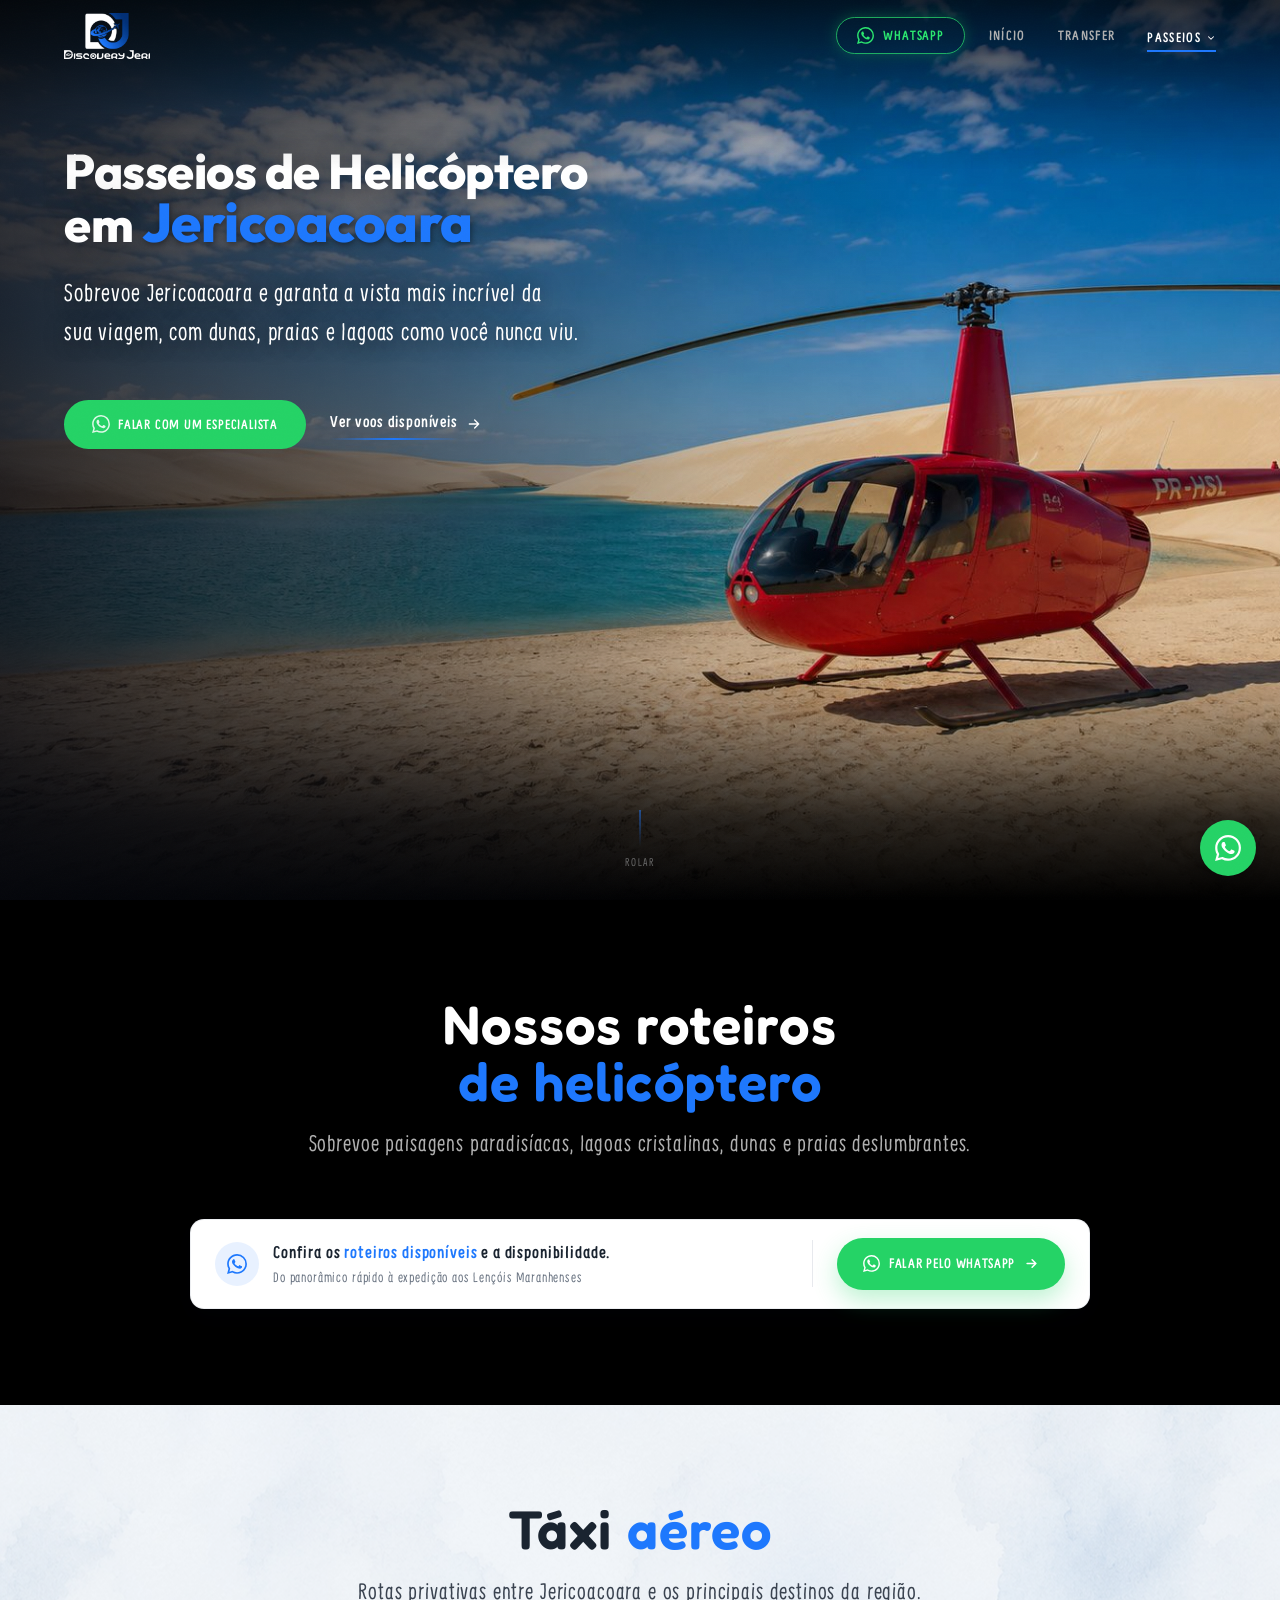
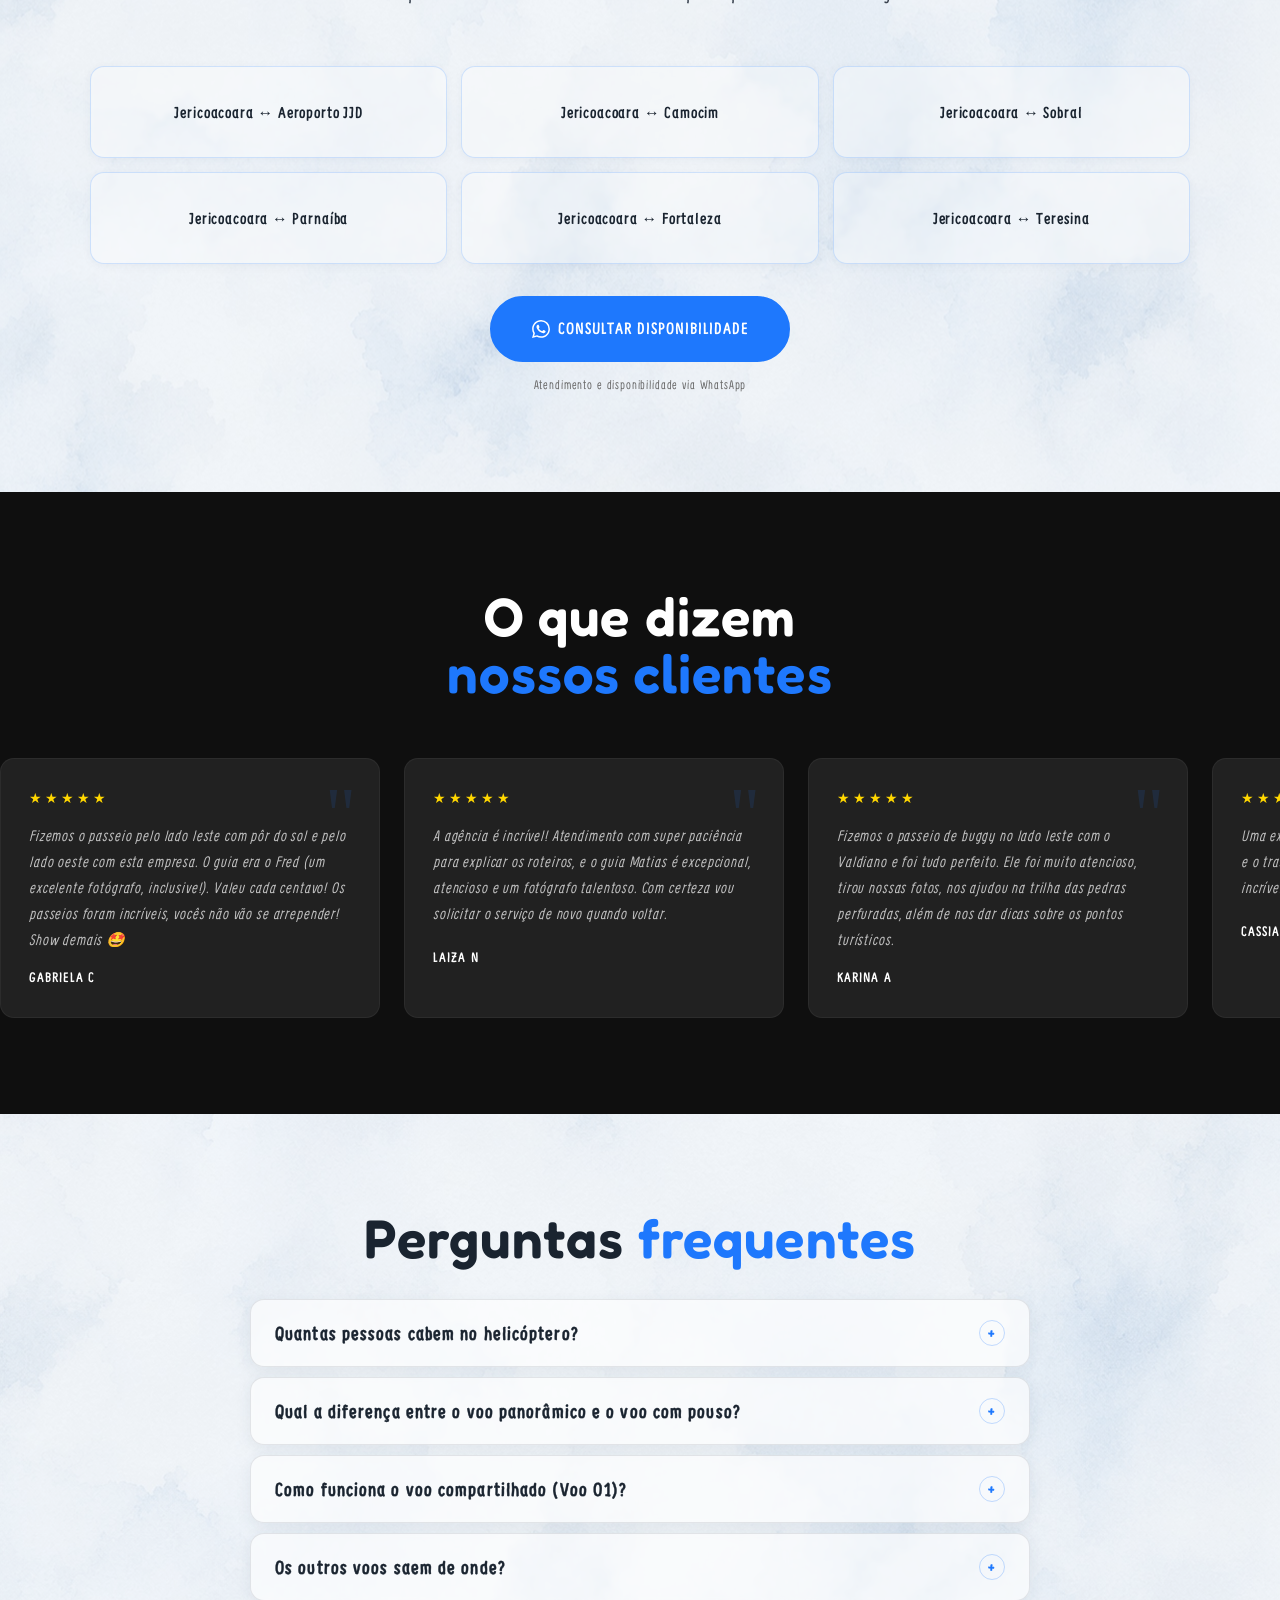
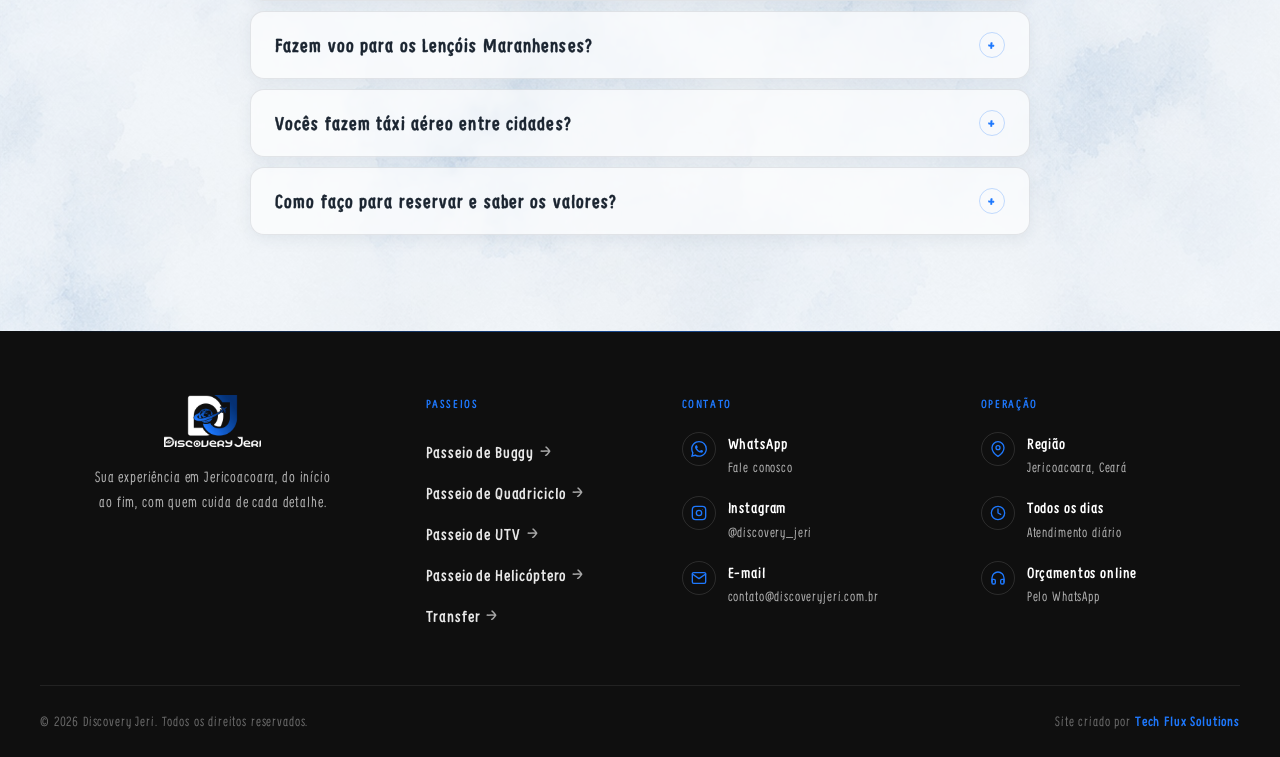
<file: passeio-helicoptero.html>
<!DOCTYPE html>
<html lang="pt-BR">
<head>
  <!-- Google Tag Manager -->
<script>(function(w,d,s,l,i){w[l]=w[l]||[];w[l].push({'gtm.start':
new Date().getTime(),event:'gtm.js'});var f=d.getElementsByTagName(s)[0],
j=d.createElement(s),dl=l!='dataLayer'?'&l='+l:'';j.async=true;j.src=
'https://www.googletagmanager.com/gtm.js?id='+i+dl;f.parentNode.insertBefore(j,f);
})(window,document,'script','dataLayer','GTM-P5H4GKH');</script>
<!-- End Google Tag Manager -->
  <meta charset="UTF-8" />
  <meta name="viewport" content="width=device-width, initial-scale=1.0" />
  <title>Passeio de Helicóptero em Jericoacoara — Discovery Jeri</title>
  <meta name="description" content="Voos de helicóptero em Jericoacoara: panorâmicos, com pouso em praias e lagoas, e até um voo especial para os Lençóis Maranhenses. Saídas de Jeri, até 3 pax por voo privativo." />
  <meta name="keywords" content="helicóptero Jericoacoara, passeio de helicóptero Jeri, voo panorâmico Jericoacoara, helicóptero Lençóis Maranhenses, táxi aéreo Jericoacoara" />
  <meta name="robots" content="index, follow" />
  <link rel="canonical" href="https://www.discoveryjeri.com.br/passeio-helicoptero.html" />

  <!-- Open Graph -->
  <meta property="og:type"        content="website" />
  <meta property="og:url"         content="https://www.discoveryjeri.com.br/passeio-helicoptero.html" />
  <meta property="og:title"       content="Passeio de Helicóptero em Jericoacoara — Discovery Jeri" />
  <meta property="og:description" content="Voos panorâmicos, com pouso e até os Lençóis Maranhenses. Veja Jericoacoara do alto." />

  <!-- CSS -->
  <link rel="stylesheet" href="css/style.css" />

  <!-- Favicon -->
  <link rel="icon" href="assets/favicon.ico" sizes="any" />
  <link rel="icon" type="image/png" sizes="32x32" href="assets/favicon-32.png" />
  <link rel="icon" type="image/png" sizes="16x16" href="assets/favicon-16.png" />
  <link rel="apple-touch-icon" sizes="180x180" href="assets/apple-touch-icon.png" />

  <!-- Schema: Service -->
  <script type="application/ld+json">
  {
    "@context": "https://schema.org",
    "@type": "Service",
    "name": "Passeio de Helicóptero em Jericoacoara",
    "provider": {
      "@type": "Organization",
      "name": "Discovery Jeri",
      "url": "https://www.discoveryjeri.com.br",
      "telephone": "+5588997261472"
    },
    "description": "Voos de helicóptero sobre Jericoacoara — panorâmicos, com pouso em praias e lagoas, e voo especial para os Lençóis Maranhenses. Disponível compartilhado (voo curto) ou privativo, até 3 passageiros.",
    "areaServed": { "@type": "Place", "name": "Jericoacoara, Ceará, Brasil" },
    "availableChannel": {
      "@type": "ServiceChannel",
      "serviceUrl": "https://wa.me/5588997261472",
      "serviceType": "WhatsApp"
    }
  }
  </script>

  <!-- Schema: FAQPage -->
  <script type="application/ld+json">
  {
    "@context": "https://schema.org",
    "@type": "FAQPage",
    "mainEntity": [
      {
        "@type": "Question",
        "name": "Quantas pessoas cabem no helicóptero?",
        "acceptedAnswer": {
          "@type": "Answer",
          "text": "Cada voo privativo comporta até 3 passageiros. Apenas o voo panorâmico curto (Voo 01) é compartilhado, com vagas vendidas por pessoa."
        }
      },
      {
        "@type": "Question",
        "name": "Qual a diferença entre o voo panorâmico e o voo com pouso?",
        "acceptedAnswer": {
          "@type": "Answer",
          "text": "O voo panorâmico sobrevoa os pontos turísticos sem parar. O voo com pouso inclui uma parada de horas em um ponto específico — praia ou lagoa — antes de retornar para Jeri."
        }
      },
      {
        "@type": "Question",
        "name": "Como funciona o voo compartilhado (Voo 01)?",
        "acceptedAnswer": {
          "@type": "Answer",
          "text": "É a única opção compartilhada, vendida por pessoa. O embarque acontece no Buraco Azul ou no Lagun Beach, e o passageiro precisa se deslocar até o local de partida por conta própria — não há saída do hotel neste voo."
        }
      },
      {
        "@type": "Question",
        "name": "Os outros voos saem de onde?",
        "acceptedAnswer": {
          "@type": "Answer",
          "text": "Os voos privativos saem diretamente de Jericoacoara, com horário de saída definido conforme o roteiro escolhido."
        }
      },
      {
        "@type": "Question",
        "name": "Fazem voo para os Lençóis Maranhenses?",
        "acceptedAnswer": {
          "@type": "Answer",
          "text": "Sim! É o nosso voo mais especial: cerca de 4 horas, saindo de Jeri às 9h, sobrevoando toda a costa até Barreirinhas, com pouso de 2h30 nos Lençóis Maranhenses e retorno direto para Jeri no mesmo dia."
        }
      },
      {
        "@type": "Question",
        "name": "Vocês fazem táxi aéreo entre cidades?",
        "acceptedAnswer": {
          "@type": "Answer",
          "text": "Sim. Fazemos voos entre Jericoacoara e o Aeroporto Regional (JJD), Camocim, Sobral, Parnaíba, Fortaleza e Teresina. Consulte disponibilidade pelo WhatsApp."
        }
      },
      {
        "@type": "Question",
        "name": "Como faço para reservar e saber os valores?",
        "acceptedAnswer": {
          "@type": "Answer",
          "text": "Entre em contato pelo WhatsApp com o voo de interesse. Nossa equipe confirma disponibilidade e envia todas as informações e valores na hora."
        }
      }
    ]
  }
  </script>
</head>
<body class="page-passeios">
  <!-- Google Tag Manager (noscript) -->
<noscript><iframe src="https://www.googletagmanager.com/ns.html?id=GTM-P5H4GKH"
height="0" width="0" style="display:none;visibility:hidden"></iframe></noscript>
<!-- End Google Tag Manager (noscript) -->

  <!-- ===== NAVIGATION ===== -->
  <nav class="nav nav-header-shadow" role="navigation" aria-label="Menu principal">
    <div class="nav-inner">
      <a href="index.html" class="nav-logo" aria-label="Discovery Jeri — Página inicial">
        <img src="assets/logo-discovery/logo-icone.webp" alt="Discovery Jeri" />
      </a>
      <div class="nav-right">
        <a href="https://wa.me/5588997261472?text=Olá!%20Vim%20pelo%20site!%20Tenho%20interesse%20no%20passeio%20de%20helicóptero%20em%20Jericoacoara." class="nav-cta nav-cta-desktop" target="_blank" rel="noopener">
          <svg viewBox="0 0 24 24" fill="currentColor" aria-hidden="true"><path d="M17.472 14.382c-.297-.149-1.758-.867-2.03-.967-.273-.099-.471-.148-.67.15-.197.297-.767.966-.94 1.164-.173.199-.347.223-.644.075-.297-.15-1.255-.463-2.39-1.475-.883-.788-1.48-1.761-1.653-2.059-.173-.297-.018-.458.13-.606.134-.133.298-.347.446-.52.149-.174.198-.298.298-.497.099-.198.05-.371-.025-.52-.075-.149-.669-1.612-.916-2.207-.242-.579-.487-.5-.669-.51-.173-.008-.371-.01-.57-.01-.198 0-.52.074-.792.372-.272.297-1.04 1.016-1.04 2.479 0 1.462 1.065 2.875 1.213 3.074.149.198 2.096 3.2 5.077 4.487.709.306 1.262.489 1.694.625.712.227 1.36.195 1.871.118.571-.085 1.758-.719 2.006-1.413.248-.694.248-1.289.173-1.413-.074-.124-.272-.198-.57-.347m-5.421 7.403h-.004a9.87 9.87 0 01-5.031-1.378l-.361-.214-3.741.982.998-3.648-.235-.374a9.86 9.86 0 01-1.51-5.26c.001-5.45 4.436-9.884 9.888-9.884 2.64 0 5.122 1.03 6.988 2.898a9.825 9.825 0 012.893 6.994c-.003 5.45-4.437 9.884-9.885 9.884m8.413-18.297A11.815 11.815 0 0012.05 0C5.495 0 .16 5.335.157 11.892c0 2.096.547 4.142 1.588 5.945L.057 24l6.305-1.654a11.882 11.882 0 005.683 1.448h.005c6.554 0 11.89-5.335 11.893-11.893a11.821 11.821 0 00-3.48-8.413z"/></svg>
          WhatsApp
        </a>
        <div class="nav-links">
          <a href="index.html">Início</a>
          <a href="transfer.html">Transfer</a>
          <div class="nav-dropdown">
            <a href="passeios.html" class="nav-dropdown-trigger active">
              Passeios
              <svg class="nav-dropdown-caret" width="10" height="10" viewBox="0 0 24 24" fill="none" stroke="currentColor" stroke-width="2.5" stroke-linecap="round" stroke-linejoin="round"><polyline points="6 9 12 15 18 9"/></svg>
            </a>
            <div class="nav-dropdown-menu">
              <a href="passeio-buggy.html">Passeio de Buggy</a>
              <a href="passeio-quadriciclo.html">Passeio de Quadriciclo</a>
              <a href="passeio-utv.html">Passeio de UTV</a>
              <a href="passeio-helicoptero.html">Passeio de Helicóptero</a>
            </div>
          </div>
        </div>
      </div>
      <button class="nav-hamburger" id="hamburger" aria-label="Abrir menu" aria-expanded="false">
        <span></span><span></span><span></span>
      </button>
    </div>
  </nav>

  <!-- Mobile menu -->
  <div class="nav-mobile" id="nav-mobile" role="navigation" aria-label="Menu mobile">
    <a href="index.html" class="nav-mobile-row">
      Início
      <svg width="18" height="18" viewBox="0 0 24 24" fill="none" stroke="currentColor" stroke-width="2" stroke-linecap="round" stroke-linejoin="round"><polyline points="9 18 15 12 9 6"/></svg>
    </a>
    <a href="transfer.html" class="nav-mobile-row">
      Transfer
      <svg width="18" height="18" viewBox="0 0 24 24" fill="none" stroke="currentColor" stroke-width="2" stroke-linecap="round" stroke-linejoin="round"><polyline points="9 18 15 12 9 6"/></svg>
    </a>
    <a href="passeios.html" class="nav-mobile-row">
      Passeios
      <svg width="18" height="18" viewBox="0 0 24 24" fill="none" stroke="currentColor" stroke-width="2" stroke-linecap="round" stroke-linejoin="round"><polyline points="6 9 12 15 18 9"/></svg>
    </a>
    <div class="nav-mobile-accordion">
      <div class="nav-mobile-accordion-inner">
        <a href="passeio-buggy.html" class="nav-mobile-sub">Passeio de Buggy<svg width="16" height="16" viewBox="0 0 24 24" fill="none" stroke="currentColor" stroke-width="2" stroke-linecap="round" stroke-linejoin="round"><polyline points="9 18 15 12 9 6"/></svg></a>
        <a href="passeio-quadriciclo.html" class="nav-mobile-sub">Passeio de Quadriciclo<svg width="16" height="16" viewBox="0 0 24 24" fill="none" stroke="currentColor" stroke-width="2" stroke-linecap="round" stroke-linejoin="round"><polyline points="9 18 15 12 9 6"/></svg></a>
        <a href="passeio-utv.html" class="nav-mobile-sub">Passeio de UTV<svg width="16" height="16" viewBox="0 0 24 24" fill="none" stroke="currentColor" stroke-width="2" stroke-linecap="round" stroke-linejoin="round"><polyline points="9 18 15 12 9 6"/></svg></a>
        <a href="passeio-helicoptero.html" class="nav-mobile-sub">Passeio de Helicóptero<svg width="16" height="16" viewBox="0 0 24 24" fill="none" stroke="currentColor" stroke-width="2" stroke-linecap="round" stroke-linejoin="round"><polyline points="9 18 15 12 9 6"/></svg></a>
      </div>
    </div>
    <a href="https://wa.me/5588997261472?text=Olá!%20Vim%20pelo%20site!%20Tenho%20interesse%20no%20passeio%20de%20helicóptero%20em%20Jericoacoara." class="nav-mobile-whatsapp" target="_blank" rel="noopener">
      <svg width="18" height="18" viewBox="0 0 24 24" fill="currentColor" aria-hidden="true"><path d="M17.472 14.382c-.297-.149-1.758-.867-2.03-.967-.273-.099-.471-.148-.67.15-.197.297-.767.966-.94 1.164-.173.199-.347.223-.644.075-.297-.15-1.255-.463-2.39-1.475-.883-.788-1.48-1.761-1.653-2.059-.173-.297-.018-.458.13-.606.134-.133.298-.347.446-.52.149-.174.198-.298.298-.497.099-.198.05-.371-.025-.52-.075-.149-.669-1.612-.916-2.207-.242-.579-.487-.5-.669-.51-.173-.008-.371-.01-.57-.01-.198 0-.52.074-.792.372-.272.297-1.04 1.016-1.04 2.479 0 1.462 1.065 2.875 1.213 3.074.149.198 2.096 3.2 5.077 4.487.709.306 1.262.489 1.694.625.712.227 1.36.195 1.871.118.571-.085 1.758-.719 2.006-1.413.248-.694.248-1.289.173-1.413-.074-.124-.272-.198-.57-.347m-5.421 7.403h-.004a9.87 9.87 0 01-5.031-1.378l-.361-.214-3.741.982.998-3.648-.235-.374a9.86 9.86 0 01-1.51-5.26c.001-5.45 4.436-9.884 9.888-9.884 2.64 0 5.122 1.03 6.988 2.898a9.825 9.825 0 012.893 6.994c-.003 5.45-4.437 9.884-9.885 9.884m8.413-18.297A11.815 11.815 0 0012.05 0C5.495 0 .16 5.335.157 11.892c0 2.096.547 4.142 1.588 5.945L.057 24l6.305-1.654a11.882 11.882 0 005.683 1.448h.005c6.554 0 11.89-5.335 11.893-11.893a11.821 11.821 0 00-3.48-8.413z"/></svg>
      Falar no WhatsApp
    </a>
  </div>

  <main>

    <!-- ===== HERO ===== -->
    <section class="hero hero-split" aria-label="Passeio de Helicóptero em Jericoacoara">
      <div class="hero-bg"></div>
      <div class="hero-photo" style="background-image: url('assets/hero-helicoptero.jpg'); opacity: 0.90; background-position: center center;"></div>
      <video class="hero-video-mobile" autoplay muted loop playsinline preload="metadata" poster="assets/hero-helicoptero.jpg" aria-hidden="true">
        <source src="assets/heli-hero-mobile.mp4" type="video/mp4">
      </video>
      <div class="hero-overlay"></div>

      <div class="hero-split-left hero-split-left-top">
        <h1 class="hero-split-title">
          <span class="htl-desktop">
            <span class="hero-title-line">Passeios de Helicóptero</span>
            <span class="hero-title-line">em <span class="accent-text">Jericoacoara</span></span>
          </span>
          <span class="htl-mobile">
            <span class="hero-title-line">Passeios de</span>
            <span class="hero-title-line">Helicóptero em</span>
            <span class="hero-title-line"><span class="accent-text">Jericoacoara</span></span>
          </span>
        </h1>

        <p class="hero-subtitle hero-subtitle-heli-mobile" style="max-width: 560px; margin-top: var(--hero-subtitle-mt, 20px);">
          <span class="htl-desktop">
            Sobrevoe Jericoacoara e garanta a vista mais incrível da<br>
            sua viagem, com dunas, praias e lagoas como você nunca viu.
          </span>
          <span class="htl-mobile">
            Sobrevoe Jericoacoara e garanta a vista<br>
            mais incrível da sua viagem, com dunas,<br>
            praias e lagoas como você nunca viu.
          </span>
        </p>

        <div class="hero-ctas hero-ctas-lower-mobile hero-ctas-lower-mobile-heli hero-ctas-side-desktop" style="margin-top: var(--hero-ctas-mt, 32px);">
          <a href="https://wa.me/5588997261472?text=Olá!%20Vim%20pelo%20site!%20Tenho%20interesse%20no%20passeio%20de%20helicóptero%20em%20Jericoacoara.%20Podem%20me%20passar%20mais%20informações?" class="btn btn-hero-cta" target="_blank" rel="noopener">
            <svg width="18" height="18" viewBox="0 0 24 24" fill="currentColor" aria-hidden="true"><path d="M17.472 14.382c-.297-.149-1.758-.867-2.03-.967-.273-.099-.471-.148-.67.15-.197.297-.767.966-.94 1.164-.173.199-.347.223-.644.075-.297-.15-1.255-.463-2.39-1.475-.883-.788-1.48-1.761-1.653-2.059-.173-.297-.018-.458.13-.606.134-.133.298-.347.446-.52.149-.174.198-.298.298-.497.099-.198.05-.371-.025-.52-.075-.149-.669-1.612-.916-2.207-.242-.579-.487-.5-.669-.51-.173-.008-.371-.01-.57-.01-.198 0-.52.074-.792.372-.272.297-1.04 1.016-1.04 2.479 0 1.462 1.065 2.875 1.213 3.074.149.198 2.096 3.2 5.077 4.487.709.306 1.262.489 1.694.625.712.227 1.36.195 1.871.118.571-.085 1.758-.719 2.006-1.413.248-.694.248-1.289.173-1.413-.074-.124-.272-.198-.57-.347m-5.421 7.403h-.004a9.87 9.87 0 01-5.031-1.378l-.361-.214-3.741.982.998-3.648-.235-.374a9.86 9.86 0 01-1.51-5.26c.001-5.45 4.436-9.884 9.888-9.884 2.64 0 5.122 1.03 6.988 2.898a9.825 9.825 0 012.893 6.994c-.003 5.45-4.437 9.884-9.885 9.884m8.413-18.297A11.815 11.815 0 0012.05 0C5.495 0 .16 5.335.157 11.892c0 2.096.547 4.142 1.588 5.945L.057 24l6.305-1.654a11.882 11.882 0 005.683 1.448h.005c6.554 0 11.89-5.335 11.893-11.893a11.821 11.821 0 00-3.48-8.413z"/></svg>
            Falar com um especialista
          </a>
          <a href="#voos-title" class="hero-link-secondary hero-link-hide-mobile" onclick="event.preventDefault();var el=document.getElementById('voos-title');var offset=el.getBoundingClientRect().top+window.scrollY-140;window.scrollTo({top:offset,behavior:'smooth'});">
            <span class="hero-link-text">Ver voos disponíveis</span>
            <svg width="16" height="16" viewBox="0 0 24 24" fill="none" stroke="currentColor" stroke-width="2" stroke-linecap="round" stroke-linejoin="round"><path d="M5 12h14m-6-6 6 6-6 6"/></svg>
          </a>
        </div>
      </div>

      <div class="hero-scroll" aria-hidden="true">Rolar</div>
    </section>

    <!-- ===== ROTEIROS: CTA ===== -->
    <section class="tours-section" aria-labelledby="voos-title">
      <div class="container">
        <div class="section-header reveal">
          <h2 id="voos-title">Nossos roteiros<br><span class="accent-text">de helicóptero</span></h2>
          <p style="font-size: 1.3rem; max-width: 720px;">
            <span class="htl-desktop">Sobrevoe paisagens paradisíacas, lagoas cristalinas, dunas e praias deslumbrantes.</span>
            <span class="htl-mobile">Sobrevoe paisagens paradisíacas, lagoas cristalinas, dunas e praias deslumbrantes. Fale com a gente pra conhecer todos os roteiros disponíveis.</span>
          </p>
        </div>

        <div class="assurance-cta-bar reveal">
          <div class="assurance-cta-left">
            <span class="assurance-cta-icon" aria-hidden="true">
              <svg width="20" height="20" viewBox="0 0 24 24" fill="currentColor"><path d="M17.472 14.382c-.297-.149-1.758-.867-2.03-.967-.273-.099-.471-.148-.67.15-.197.297-.767.966-.94 1.164-.173.199-.347.223-.644.075-.297-.15-1.255-.463-2.39-1.475-.883-.788-1.48-1.761-1.653-2.059-.173-.297-.018-.458.13-.606.134-.133.298-.347.446-.52.149-.174.198-.298.298-.497.099-.198.05-.371-.025-.52-.075-.149-.669-1.612-.916-2.207-.242-.579-.487-.5-.669-.51-.173-.008-.371-.01-.57-.01-.198 0-.52.074-.792.372-.272.297-1.04 1.016-1.04 2.479 0 1.462 1.065 2.875 1.213 3.074.149.198 2.096 3.2 5.077 4.487.709.306 1.262.489 1.694.625.712.227 1.36.195 1.871.118.571-.085 1.758-.719 2.006-1.413.248-.694.248-1.289.173-1.413-.074-.124-.272-.198-.57-.347m-5.421 7.403h-.004a9.87 9.87 0 01-5.031-1.378l-.361-.214-3.741.982.998-3.648-.235-.374a9.86 9.86 0 01-1.51-5.26c.001-5.45 4.436-9.884 9.888-9.884 2.64 0 5.122 1.03 6.988 2.898a9.825 9.825 0 012.893 6.994c-.003 5.45-4.437 9.884-9.885 9.884m8.413-18.297A11.815 11.815 0 0012.05 0C5.495 0 .16 5.335.157 11.892c0 2.096.547 4.142 1.588 5.945L.057 24l6.305-1.654a11.882 11.882 0 005.683 1.448h.005c6.554 0 11.89-5.335 11.893-11.893a11.821 11.821 0 00-3.48-8.413z"/></svg>
            </span>
            <div>
              <div class="assurance-cta-title">Confira os <span class="assurance-cta-highlight">roteiros disponíveis</span> e a disponibilidade.</div>
              <div class="assurance-cta-caption">Do panorâmico rápido à expedição aos Lençóis Maranhenses</div>
            </div>
          </div>
          <a href="https://wa.me/5588997261472?text=Olá!%20Vim%20pelo%20site!%20Quero%20conhecer%20os%20roteiros%20de%20voo%20de%20helicóptero%20em%20Jericoacoara." class="assurance-cta-btn" target="_blank" rel="noopener">
            <svg width="17" height="17" viewBox="0 0 24 24" fill="currentColor"><path d="M17.472 14.382c-.297-.149-1.758-.867-2.03-.967-.273-.099-.471-.148-.67.15-.197.297-.767.966-.94 1.164-.173.199-.347.223-.644.075-.297-.15-1.255-.463-2.39-1.475-.883-.788-1.48-1.761-1.653-2.059-.173-.297-.018-.458.13-.606.134-.133.298-.347.446-.52.149-.174.198-.298.298-.497.099-.198.05-.371-.025-.52-.075-.149-.669-1.612-.916-2.207-.242-.579-.487-.5-.669-.51-.173-.008-.371-.01-.57-.01-.198 0-.52.074-.792.372-.272.297-1.04 1.016-1.04 2.479 0 1.462 1.065 2.875 1.213 3.074.149.198 2.096 3.2 5.077 4.487.709.306 1.262.489 1.694.625.712.227 1.36.195 1.871.118.571-.085 1.758-.719 2.006-1.413.248-.694.248-1.289.173-1.413-.074-.124-.272-.198-.57-.347m-5.421 7.403h-.004a9.87 9.87 0 0 1-5.031-1.378l-.361-.214-3.741.982.998-3.648-.235-.374a9.86 9.86 0 0 1-1.51-5.26c.001-5.45 4.436-9.884 9.888-9.884 2.64 0 5.122 1.03 6.988 2.898a9.825 9.825 0 0 1 2.893 6.994c-.003 5.45-4.437 9.884-9.885 9.884m8.413-18.297A11.815 11.815 0 0 0 12.05 0C5.495 0 .16 5.335.157 11.892c0 2.096.547 4.142 1.588 5.945L.057 24l6.305-1.654a11.882 11.882 0 0 0 5.683 1.448h.005c6.554 0 11.89-5.335 11.893-11.893A11.821 11.821 0 0 0 20.464 3.488"/></svg>
            Falar pelo WhatsApp
            <svg width="15" height="15" viewBox="0 0 24 24" fill="none" stroke="currentColor" stroke-width="2.5" stroke-linecap="round" stroke-linejoin="round"><path d="M5 12h14m-6-6 6 6-6 6"/></svg>
          </a>
        </div>
      </div>
    </section>

    <!-- ===== TÁXI AÉREO ===== -->
    <section class="heli-taxi-light" style="padding: var(--section-v) var(--section-h);" aria-labelledby="taxi-title">
      <div class="container">
        <div class="section-header reveal">
          <h2 id="taxi-title">Táxi <span class="accent-text">aéreo</span></h2>
          <p style="font-size: 1.3rem; max-width: 720px;">Rotas privativas entre Jericoacoara e os principais destinos da região.</p>
        </div>

        <div class="heli-taxi-grid reveal">
          <a class="heli-taxi-card" href="https://wa.me/5588997261472?text=Olá!%20Vim%20pelo%20site!%20Tenho%20interesse%20no%20táxi%20aéreo%20de%20helicóptero%20de%20Jericoacoara%20para%20o%20Aeroporto%20JJD." target="_blank" rel="noopener">
            <span class="heli-taxi-text">
              <span class="heli-taxi-route">Jericoacoara ↔ Aeroporto JJD</span>
            </span>
          </a>
          <a class="heli-taxi-card" href="https://wa.me/5588997261472?text=Olá!%20Vim%20pelo%20site!%20Tenho%20interesse%20no%20táxi%20aéreo%20de%20helicóptero%20de%20Jericoacoara%20para%20Camocim." target="_blank" rel="noopener">
            <span class="heli-taxi-text">
              <span class="heli-taxi-route">Jericoacoara ↔ Camocim</span>
            </span>
          </a>
          <a class="heli-taxi-card" href="https://wa.me/5588997261472?text=Olá!%20Vim%20pelo%20site!%20Tenho%20interesse%20no%20táxi%20aéreo%20de%20helicóptero%20de%20Jericoacoara%20para%20Sobral." target="_blank" rel="noopener">
            <span class="heli-taxi-text">
              <span class="heli-taxi-route">Jericoacoara ↔ Sobral</span>
            </span>
          </a>
          <a class="heli-taxi-card" href="https://wa.me/5588997261472?text=Olá!%20Vim%20pelo%20site!%20Tenho%20interesse%20no%20táxi%20aéreo%20de%20helicóptero%20de%20Jericoacoara%20para%20Parnaíba." target="_blank" rel="noopener">
            <span class="heli-taxi-text">
              <span class="heli-taxi-route">Jericoacoara ↔ Parnaíba</span>
            </span>
          </a>
          <a class="heli-taxi-card" href="https://wa.me/5588997261472?text=Olá!%20Vim%20pelo%20site!%20Tenho%20interesse%20no%20táxi%20aéreo%20de%20helicóptero%20de%20Jericoacoara%20para%20Fortaleza." target="_blank" rel="noopener">
            <span class="heli-taxi-text">
              <span class="heli-taxi-route">Jericoacoara ↔ Fortaleza</span>
            </span>
          </a>
          <a class="heli-taxi-card" href="https://wa.me/5588997261472?text=Olá!%20Vim%20pelo%20site!%20Tenho%20interesse%20no%20táxi%20aéreo%20de%20helicóptero%20de%20Jericoacoara%20para%20Teresina." target="_blank" rel="noopener">
            <span class="heli-taxi-text">
              <span class="heli-taxi-route">Jericoacoara ↔ Teresina</span>
            </span>
          </a>
        </div>

        <div style="text-align:center;">
          <a href="https://wa.me/5588997261472?text=Olá!%20Vim%20pelo%20site!%20Tenho%20interesse%20no%20táxi%20aéreo%20de%20helicóptero%20saindo%20de%20Jericoacoara." class="btn btn-primary btn-lg" target="_blank" rel="noopener">
            <svg width="18" height="18" viewBox="0 0 24 24" fill="currentColor" aria-hidden="true"><path d="M17.472 14.382c-.297-.149-1.758-.867-2.03-.967-.273-.099-.471-.148-.67.15-.197.297-.767.966-.94 1.164-.173.199-.347.223-.644.075-.297-.15-1.255-.463-2.39-1.475-.883-.788-1.48-1.761-1.653-2.059-.173-.297-.018-.458.13-.606.134-.133.298-.347.446-.52.149-.174.198-.298.298-.497.099-.198.05-.371-.025-.52-.075-.149-.669-1.612-.916-2.207-.242-.579-.487-.5-.669-.51-.173-.008-.371-.01-.57-.01-.198 0-.52.074-.792.372-.272.297-1.04 1.016-1.04 2.479 0 1.462 1.065 2.875 1.213 3.074.149.198 2.096 3.2 5.077 4.487.709.306 1.262.489 1.694.625.712.227 1.36.195 1.871.118.571-.085 1.758-.719 2.006-1.413.248-.694.248-1.289.173-1.413-.074-.124-.272-.198-.57-.347m-5.421 7.403h-.004a9.87 9.87 0 01-5.031-1.378l-.361-.214-3.741.982.998-3.648-.235-.374a9.86 9.86 0 01-1.51-5.26c.001-5.45 4.436-9.884 9.888-9.884 2.64 0 5.122 1.03 6.988 2.898a9.825 9.825 0 012.893 6.994c-.003 5.45-4.437 9.884-9.885 9.884m8.413-18.297A11.815 11.815 0 0012.05 0C5.495 0 .16 5.335.157 11.892c0 2.096.547 4.142 1.588 5.945L.057 24l6.305-1.654a11.882 11.882 0 005.683 1.448h.005c6.554 0 11.89-5.335 11.893-11.893a11.821 11.821 0 00-3.48-8.413z"/></svg>
            Consultar disponibilidade
          </a>
          <p style="font-size:0.72rem; color:var(--text-800); margin-top:12px;">Atendimento e disponibilidade via WhatsApp</p>
        </div>
      </div>
    </section>

    <!-- ===== DEPOIMENTOS ===== -->
    <section style="background: var(--bg-900); padding: var(--section-v) 0; overflow: hidden;" aria-labelledby="testimonials-title">
      <div class="container" style="padding: 0 var(--section-h);">
        <div class="section-header reveal">
          <h2 id="testimonials-title">O que dizem<br><span class="accent-text">nossos clientes</span></h2>
        </div>
      </div><!-- /.container -->

      <div class="testimonials-marquee-wrap">
          <div class="testimonials-marquee-track" id="testimonialsTrack">
            <!-- Set 1 -->
            <div class="testimonial-card reveal reveal-d1">
              <div class="testimonial-quote" aria-hidden="true">"</div>
              <div class="testimonial-stars" aria-label="5 estrelas">★★★★★</div>
              <p class="testimonial-text">Fizemos o passeio pelo lado leste com pôr do sol e pelo lado oeste com esta empresa. O guia era o Fred (um excelente fotógrafo, inclusive!). Valeu cada centavo! Os passeios foram incríveis, vocês não vão se arrepender! Show demais 🤩</p>
              <div class="testimonial-author">Gabriela C</div>
            </div>
            <div class="testimonial-card reveal reveal-d2">
              <div class="testimonial-quote" aria-hidden="true">"</div>
              <div class="testimonial-stars" aria-label="5 estrelas">★★★★★</div>
              <p class="testimonial-text">A agência é incrível! Atendimento com super paciência para explicar os roteiros, e o guia Matias é excepcional, atencioso e um fotógrafo talentoso. Com certeza vou solicitar o serviço de novo quando voltar.</p>
              <div class="testimonial-author">Laiza N</div>
            </div>
            <div class="testimonial-card reveal reveal-d3">
              <div class="testimonial-quote" aria-hidden="true">"</div>
              <div class="testimonial-stars" aria-label="5 estrelas">★★★★★</div>
              <p class="testimonial-text">Fizemos o passeio de buggy no lado leste com o Valdiano e foi tudo perfeito. Ele foi muito atencioso, tirou nossas fotos, nos ajudou na trilha das pedras perfuradas, além de nos dar dicas sobre os pontos turísticos.</p>
              <div class="testimonial-author">Karina A</div>
            </div>
            <div class="testimonial-card reveal">
              <div class="testimonial-quote" aria-hidden="true">"</div>
              <div class="testimonial-stars" aria-label="5 estrelas">★★★★★</div>
              <p class="testimonial-text">Uma experiência incrível desde a reserva até o passeio e o traslado, equipe muito atenciosa e até tiraram fotos incríveis da minha família.</p>
              <div class="testimonial-author">Cassiane C</div>
            </div>
            <div class="testimonial-card reveal">
              <div class="testimonial-quote" aria-hidden="true">"</div>
              <div class="testimonial-stars" aria-label="5 estrelas">★★★★★</div>
              <p class="testimonial-text">Eles proporcionaram a melhor experiência para minha família, com lugares maravilhosos e as melhores fotos em Jeri.</p>
              <div class="testimonial-author">Luciano V</div>
            </div>
            <div class="testimonial-card reveal">
              <div class="testimonial-quote" aria-hidden="true">"</div>
              <div class="testimonial-stars" aria-label="5 estrelas">★★★★★</div>
              <p class="testimonial-text">Fizemos dois passeios com esta empresa e não temos nada a reclamar. A empresa e os operadores são extremamente responsáveis. Um agradecimento especial a toda a equipe.</p>
              <div class="testimonial-author">Alexandre I</div>
            </div>
            <div class="testimonial-card reveal">
              <div class="testimonial-quote" aria-hidden="true">"</div>
              <div class="testimonial-stars" aria-label="5 estrelas">★★★★★</div>
              <p class="testimonial-text">Tudo incrível! Atendimento rápido pelo WhatsApp, transfer do aeroporto superconfortável e passeios simplesmente PERFEITOS! O guia Val é um profissional em fotografia, capturou os momentos mais lindos. Jericoacoara é sensacional, estamos apaixonados! 🙌</p>
              <div class="testimonial-author">Renata</div>
            </div>
            <!-- Set 2 (duplicado para loop infinito) -->
            <div class="testimonial-card" aria-hidden="true">
              <div class="testimonial-quote" aria-hidden="true">"</div>
              <div class="testimonial-stars" aria-label="5 estrelas">★★★★★</div>
              <p class="testimonial-text">Fizemos o passeio pelo lado leste com pôr do sol e pelo lado oeste com esta empresa. O guia era o Fred (um excelente fotógrafo, inclusive!). Valeu cada centavo! Os passeios foram incríveis, vocês não vão se arrepender! Show demais 🤩</p>
              <div class="testimonial-author">Gabriela C</div>
            </div>
            <div class="testimonial-card" aria-hidden="true">
              <div class="testimonial-quote" aria-hidden="true">"</div>
              <div class="testimonial-stars" aria-label="5 estrelas">★★★★★</div>
              <p class="testimonial-text">A agência é incrível! Atendimento com super paciência para explicar os roteiros, e o guia Matias é excepcional, atencioso e um fotógrafo talentoso. Com certeza vou solicitar o serviço de novo quando voltar.</p>
              <div class="testimonial-author">Laiza N</div>
            </div>
            <div class="testimonial-card" aria-hidden="true">
              <div class="testimonial-quote" aria-hidden="true">"</div>
              <div class="testimonial-stars" aria-label="5 estrelas">★★★★★</div>
              <p class="testimonial-text">Fizemos o passeio de buggy no lado leste com o Valdiano e foi tudo perfeito. Ele foi muito atencioso, tirou nossas fotos, nos ajudou na trilha das pedras perfuradas, além de nos dar dicas sobre os pontos turísticos.</p>
              <div class="testimonial-author">Karina A</div>
            </div>
            <div class="testimonial-card" aria-hidden="true">
              <div class="testimonial-quote" aria-hidden="true">"</div>
              <div class="testimonial-stars" aria-label="5 estrelas">★★★★★</div>
              <p class="testimonial-text">Uma experiência incrível desde a reserva até o passeio e o traslado, equipe muito atenciosa e até tiraram fotos incríveis da minha família.</p>
              <div class="testimonial-author">Cassiane C</div>
            </div>
            <div class="testimonial-card" aria-hidden="true">
              <div class="testimonial-quote" aria-hidden="true">"</div>
              <div class="testimonial-stars" aria-label="5 estrelas">★★★★★</div>
              <p class="testimonial-text">Eles proporcionaram a melhor experiência para minha família, com lugares maravilhosos e as melhores fotos em Jeri.</p>
              <div class="testimonial-author">Luciano V</div>
            </div>
            <div class="testimonial-card" aria-hidden="true">
              <div class="testimonial-quote" aria-hidden="true">"</div>
              <div class="testimonial-stars" aria-label="5 estrelas">★★★★★</div>
              <p class="testimonial-text">Fizemos dois passeios com esta empresa e não temos nada a reclamar. A empresa e os operadores são extremamente responsáveis. Um agradecimento especial a toda a equipe.</p>
              <div class="testimonial-author">Alexandre I</div>
            </div>
            <div class="testimonial-card" aria-hidden="true">
              <div class="testimonial-quote" aria-hidden="true">"</div>
              <div class="testimonial-stars" aria-label="5 estrelas">★★★★★</div>
              <p class="testimonial-text">Tudo incrível! Atendimento rápido pelo WhatsApp, transfer do aeroporto superconfortável e passeios simplesmente PERFEITOS! O guia Val é um profissional em fotografia, capturou os momentos mais lindos. Jericoacoara é sensacional, estamos apaixonados! 🙌</p>
              <div class="testimonial-author">Renata</div>
            </div>
          </div>
        </div>
    </section>

    <!-- ===== FAQ ===== -->
    <section class="faq-section" aria-labelledby="faq-title">
      <div class="container">
        <div class="section-header reveal" style="margin-bottom: 32px;">
          <h2 id="faq-title">Perguntas <span class="accent-text">frequentes</span></h2>
        </div>

        <div class="faq-list" role="list">

          <div class="faq-item" role="listitem">
            <button class="faq-question" aria-expanded="false">
              Quantas pessoas cabem no helicóptero?
              <i class="faq-icon" aria-hidden="true">+</i>
            </button>
            <div class="faq-answer" role="region">
              <div class="faq-answer-inner">
                Cada voo privativo comporta até 3 passageiros. Apenas o voo panorâmico curto (Voo 01) é compartilhado, com vagas vendidas por pessoa.
              </div>
            </div>
          </div>

          <div class="faq-item" role="listitem">
            <button class="faq-question" aria-expanded="false">
              Qual a diferença entre o voo panorâmico e o voo com pouso?
              <i class="faq-icon" aria-hidden="true">+</i>
            </button>
            <div class="faq-answer" role="region">
              <div class="faq-answer-inner">
                O voo panorâmico sobrevoa os pontos turísticos sem parar. O voo com pouso inclui uma parada de horas em um ponto específico — praia ou lagoa — antes de retornar para Jeri.
              </div>
            </div>
          </div>

          <div class="faq-item" role="listitem">
            <button class="faq-question" aria-expanded="false">
              Como funciona o voo compartilhado (Voo 01)?
              <i class="faq-icon" aria-hidden="true">+</i>
            </button>
            <div class="faq-answer" role="region">
              <div class="faq-answer-inner">
                É a única opção compartilhada, vendida por pessoa. O embarque acontece no Buraco Azul ou no Lagun Beach, e o passageiro precisa se deslocar até o local de partida por conta própria — não há saída do hotel neste voo.
              </div>
            </div>
          </div>

          <div class="faq-item" role="listitem">
            <button class="faq-question" aria-expanded="false">
              Os outros voos saem de onde?
              <i class="faq-icon" aria-hidden="true">+</i>
            </button>
            <div class="faq-answer" role="region">
              <div class="faq-answer-inner">
                Os voos privativos saem diretamente de Jericoacoara, com horário de saída definido conforme o roteiro escolhido.
              </div>
            </div>
          </div>

          <div class="faq-item" role="listitem">
            <button class="faq-question" aria-expanded="false">
              Fazem voo para os Lençóis Maranhenses?
              <i class="faq-icon" aria-hidden="true">+</i>
            </button>
            <div class="faq-answer" role="region">
              <div class="faq-answer-inner">
                Sim! É o nosso voo mais especial: cerca de 4 horas, saindo de Jeri às 9h, sobrevoando toda a costa até Barreirinhas, com pouso de 2h30 nos Lençóis Maranhenses e retorno direto para Jeri no mesmo dia.
              </div>
            </div>
          </div>

          <div class="faq-item" role="listitem">
            <button class="faq-question" aria-expanded="false">
              Vocês fazem táxi aéreo entre cidades?
              <i class="faq-icon" aria-hidden="true">+</i>
            </button>
            <div class="faq-answer" role="region">
              <div class="faq-answer-inner">
                Sim. Fazemos voos entre Jericoacoara e o Aeroporto Regional (JJD), Camocim, Sobral, Parnaíba, Fortaleza e Teresina. Consulte disponibilidade pelo WhatsApp.
              </div>
            </div>
          </div>

          <div class="faq-item" role="listitem">
            <button class="faq-question" aria-expanded="false">
              Como faço para reservar e saber os valores?
              <i class="faq-icon" aria-hidden="true">+</i>
            </button>
            <div class="faq-answer" role="region">
              <div class="faq-answer-inner">
                Entre em contato pelo WhatsApp com o voo de interesse. Nossa equipe confirma disponibilidade e envia todas as informações e valores na hora.
              </div>
            </div>
          </div>

        </div>
      </div>
    </section>

  </main>

  <!-- ===== FOOTER ===== -->
  <footer class="footer" role="contentinfo">
    <div class="footer-inner">
      <div class="footer-top">
        <div class="footer-brand">
          <img src="assets/logo-discovery/logo-icone.webp" alt="Discovery Jeri" />
          <p>Sua experiência em Jericoacoara, do início<br />ao fim, com quem cuida de cada detalhe.</p>
        </div>

        <div class="footer-col">
          <div class="footer-label">Passeios</div>
          <div class="footer-links">
            <a href="passeio-buggy.html" class="footer-link">Passeio de Buggy <span class="footer-link-arrow">→</span></a>
            <a href="passeio-quadriciclo.html" class="footer-link">Passeio de Quadriciclo <span class="footer-link-arrow">→</span></a>
            <a href="passeio-utv.html" class="footer-link">Passeio de UTV <span class="footer-link-arrow">→</span></a>
            <a href="passeio-helicoptero.html" class="footer-link">Passeio de Helicóptero <span class="footer-link-arrow">→</span></a>
            <a href="transfer.html" class="footer-link">Transfer <span class="footer-link-arrow">→</span></a>
          </div>
        </div>

        <div class="footer-col">
          <div class="footer-label">Contato</div>
          <a href="https://wa.me/5588997261472?text=Olá!%20Vim%20pelo%20site%20e%20gostaria%20de%20mais%20informações." class="footer-item" target="_blank" rel="noopener">
            <span class="footer-item-icon"><svg width="16" height="16" viewBox="0 0 24 24" fill="currentColor" aria-hidden="true"><path d="M17.472 14.382c-.297-.149-1.758-.867-2.03-.967-.273-.099-.471-.148-.67.15-.197.297-.767.966-.94 1.164-.173.199-.347.223-.644.075-.297-.15-1.255-.463-2.39-1.475-.883-.788-1.48-1.761-1.653-2.059-.173-.297-.018-.458.13-.606.134-.133.298-.347.446-.52.149-.174.198-.298.298-.497.099-.198.05-.371-.025-.52-.075-.149-.669-1.612-.916-2.207-.242-.579-.487-.5-.669-.51-.173-.008-.371-.01-.57-.01-.198 0-.52.074-.792.372-.272.297-1.04 1.016-1.04 2.479 0 1.462 1.065 2.875 1.213 3.074.149.198 2.096 3.2 5.077 4.487.709.306 1.262.489 1.694.625.712.227 1.36.195 1.871.118.571-.085 1.758-.719 2.006-1.413.248-.694.248-1.289.173-1.413-.074-.124-.272-.198-.57-.347m-5.421 7.403h-.004a9.87 9.87 0 01-5.031-1.378l-.361-.214-3.741.982.998-3.648-.235-.374a9.86 9.86 0 01-1.51-5.26c.001-5.45 4.436-9.884 9.888-9.884 2.64 0 5.122 1.03 6.988 2.898a9.825 9.825 0 012.893 6.994c-.003 5.45-4.437 9.884-9.885 9.884m8.413-18.297A11.815 11.815 0 0012.05 0C5.495 0 .16 5.335.157 11.892c0 2.096.547 4.142 1.588 5.945L.057 24l6.305-1.654a11.882 11.882 0 005.683 1.448h.005c6.554 0 11.89-5.335 11.893-11.893a11.821 11.821 0 00-3.48-8.413z"/></svg></span>
            <span class="footer-item-text">
              <span class="footer-item-title">WhatsApp</span>
              <span class="footer-item-sub">Fale conosco</span>
            </span>
          </a>
          <a href="https://www.instagram.com/discovery_jeri" class="footer-item" target="_blank" rel="noopener">
            <span class="footer-item-icon"><svg width="16" height="16" viewBox="0 0 24 24" fill="none" stroke="currentColor" stroke-width="2" stroke-linecap="round" stroke-linejoin="round"><rect x="2" y="2" width="20" height="20" rx="5"/><circle cx="12" cy="12" r="4"/><circle cx="17.5" cy="6.5" r="0.6" fill="currentColor" stroke="none"/></svg></span>
            <span class="footer-item-text">
              <span class="footer-item-title">Instagram</span>
              <span class="footer-item-sub">@discovery_jeri</span>
            </span>
          </a>
          <a href="mailto:contato@discoveryjeri.com.br" class="footer-item">
            <span class="footer-item-icon"><svg width="16" height="16" viewBox="0 0 24 24" fill="none" stroke="currentColor" stroke-width="2" stroke-linecap="round" stroke-linejoin="round"><path d="M4 4h16c1.1 0 2 .9 2 2v12c0 1.1-.9 2-2 2H4c-1.1 0-2-.9-2-2V6c0-1.1.9-2 2-2z"/><polyline points="22,6 12,13 2,6"/></svg></span>
            <span class="footer-item-text">
              <span class="footer-item-title">E-mail</span>
              <span class="footer-item-sub">contato@discoveryjeri.com.br</span>
            </span>
          </a>
        </div>

        <div class="footer-col">
          <div class="footer-label">Operação</div>
          <div class="footer-item">
            <span class="footer-item-icon"><svg width="16" height="16" viewBox="0 0 24 24" fill="none" stroke="currentColor" stroke-width="2" stroke-linecap="round" stroke-linejoin="round"><path d="M21 10c0 7-9 13-9 13s-9-6-9-13a9 9 0 0 1 18 0z"/><circle cx="12" cy="10" r="3"/></svg></span>
            <span class="footer-item-text">
              <span class="footer-item-title">Região</span>
              <span class="footer-item-sub">Jericoacoara, Ceará</span>
            </span>
          </div>
          <div class="footer-item">
            <span class="footer-item-icon"><svg width="16" height="16" viewBox="0 0 24 24" fill="none" stroke="currentColor" stroke-width="2" stroke-linecap="round" stroke-linejoin="round"><circle cx="12" cy="12" r="10"/><polyline points="12 6 12 12 16 14"/></svg></span>
            <span class="footer-item-text">
              <span class="footer-item-title">Todos os dias</span>
              <span class="footer-item-sub">Atendimento diário</span>
            </span>
          </div>
          <div class="footer-item">
            <span class="footer-item-icon"><svg width="16" height="16" viewBox="0 0 24 24" fill="none" stroke="currentColor" stroke-width="2" stroke-linecap="round" stroke-linejoin="round"><path d="M3 18v-6a9 9 0 0 1 18 0v6"/><path d="M21 19a2 2 0 0 1-2 2h-1a2 2 0 0 1-2-2v-3a2 2 0 0 1 2-2h3zM3 19a2 2 0 0 0 2 2h1a2 2 0 0 0 2-2v-3a2 2 0 0 0-2-2H3z"/></svg></span>
            <span class="footer-item-text">
              <span class="footer-item-title">Orçamentos online</span>
              <span class="footer-item-sub">Pelo WhatsApp</span>
            </span>
          </div>
        </div>
      </div>

      <div class="footer-bottom">
        <p>© 2026 Discovery Jeri. Todos os direitos reservados.</p>
        <p>Site criado por <a href="https://techfluxsolutions.com.br/" target="_blank" rel="noopener"><strong>Tech Flux Solutions</strong></a></p>
      </div>
    </div>
  </footer>

  <a href="https://wa.me/5588997261472?text=Olá!%20Vim%20pelo%20site%20e%20gostaria%20de%20mais%20informações." class="floating-wa" target="_blank" rel="noopener" aria-label="Falar no WhatsApp">
    <svg width="26" height="26" viewBox="0 0 24 24" fill="currentColor" aria-hidden="true"><path d="M17.472 14.382c-.297-.149-1.758-.867-2.03-.967-.273-.099-.471-.148-.67.15-.197.297-.767.966-.94 1.164-.173.199-.347.223-.644.075-.297-.15-1.255-.463-2.39-1.475-.883-.788-1.48-1.761-1.653-2.059-.173-.297-.018-.458.13-.606.134-.133.298-.347.446-.52.149-.174.198-.298.298-.497.099-.198.05-.371-.025-.52-.075-.149-.669-1.612-.916-2.207-.242-.579-.487-.5-.669-.51-.173-.008-.371-.01-.57-.01-.198 0-.52.074-.792.372-.272.297-1.04 1.016-1.04 2.479 0 1.462 1.065 2.875 1.213 3.074.149.198 2.096 3.2 5.077 4.487.709.306 1.262.489 1.694.625.712.227 1.36.195 1.871.118.571-.085 1.758-.719 2.006-1.413.248-.694.248-1.289.173-1.413-.074-.124-.272-.198-.57-.347m-5.421 7.403h-.004a9.87 9.87 0 01-5.031-1.378l-.361-.214-3.741.982.998-3.648-.235-.374a9.86 9.86 0 01-1.51-5.26c.001-5.45 4.436-9.884 9.888-9.884 2.64 0 5.122 1.03 6.988 2.898a9.825 9.825 0 012.893 6.994c-.003 5.45-4.437 9.884-9.885 9.884m8.413-18.297A11.815 11.815 0 0012.05 0C5.495 0 .16 5.335.157 11.892c0 2.096.547 4.142 1.588 5.945L.057 24l6.305-1.654a11.882 11.882 0 005.683 1.448h.005c6.554 0 11.89-5.335 11.893-11.893a11.821 11.821 0 00-3.48-8.413z"/></svg>
  </a>

  <script>
    // Cabeçalho transparente → sólido ao rolar
    const nav = document.querySelector('.nav');
    const onScroll = () => {
      nav.classList.toggle('scrolled', window.scrollY > 40);
    };
    onScroll();
    window.addEventListener('scroll', onScroll, { passive: true });

    const hamburger = document.getElementById('hamburger');
    const navMobile = document.getElementById('nav-mobile');
    hamburger.addEventListener('click', () => {
      const isOpen = navMobile.classList.toggle('open');
      hamburger.classList.toggle('open');
      hamburger.setAttribute('aria-expanded', isOpen);
    });
    navMobile.querySelectorAll('a').forEach(link => {
      link.addEventListener('click', () => {
        navMobile.classList.remove('open');
        hamburger.classList.remove('open');
        hamburger.setAttribute('aria-expanded', 'false');
      });
    });

    // FAQ accordion
    document.querySelectorAll('.faq-question').forEach(btn => {
      btn.addEventListener('click', () => {
        const item = btn.closest('.faq-item');
        const isOpen = item.classList.contains('open');
        document.querySelectorAll('.faq-item').forEach(i => {
          i.classList.remove('open');
          i.querySelector('.faq-question').setAttribute('aria-expanded', 'false');
        });
        if (!isOpen) {
          item.classList.add('open');
          btn.setAttribute('aria-expanded', 'true');
        }
      });
    });

    const reveals = document.querySelectorAll('.reveal');
    const observer = new IntersectionObserver((entries) => {
      entries.forEach(entry => {
        if (entry.isIntersecting) {
          entry.target.classList.add('visible');
          observer.unobserve(entry.target);
        }
      });
    }, { threshold: 0.1, rootMargin: '0px 0px -40px 0px' });
    reveals.forEach(el => observer.observe(el));

  </script>

</body>
</html>
</file>
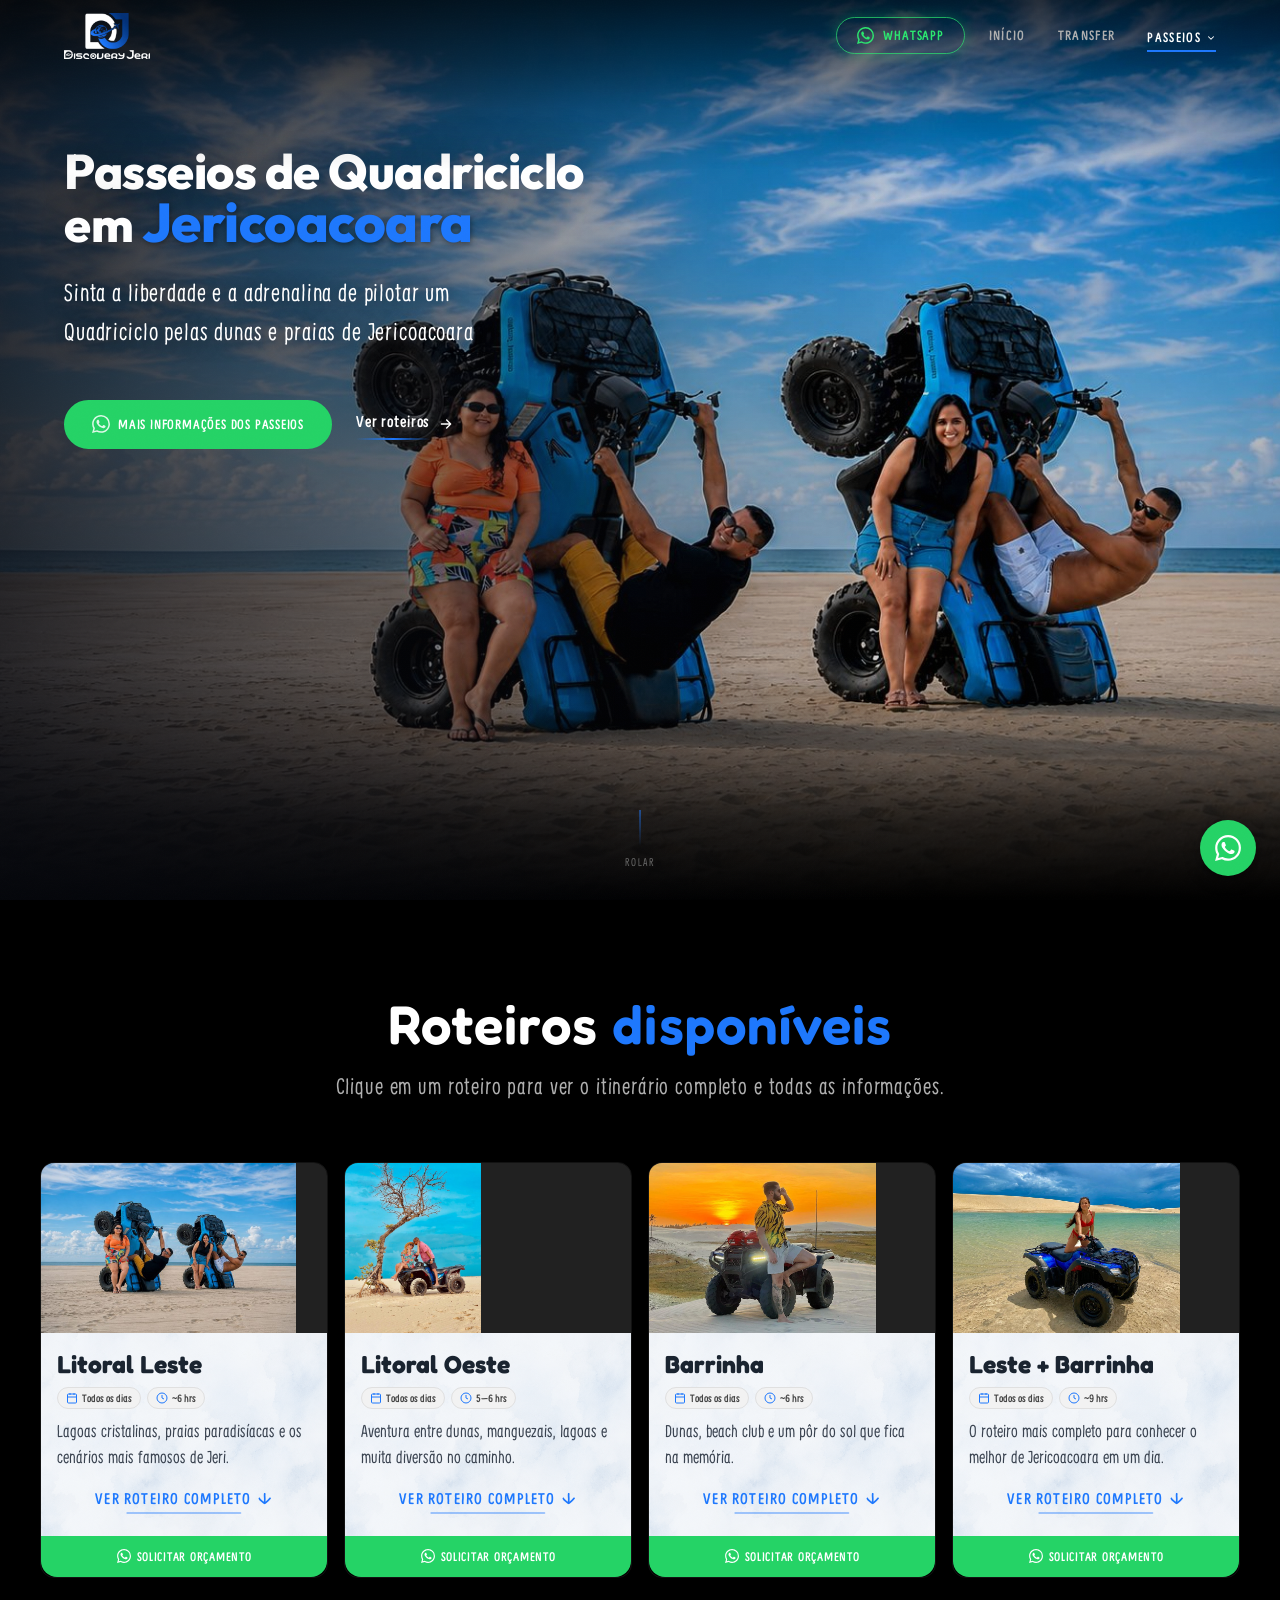
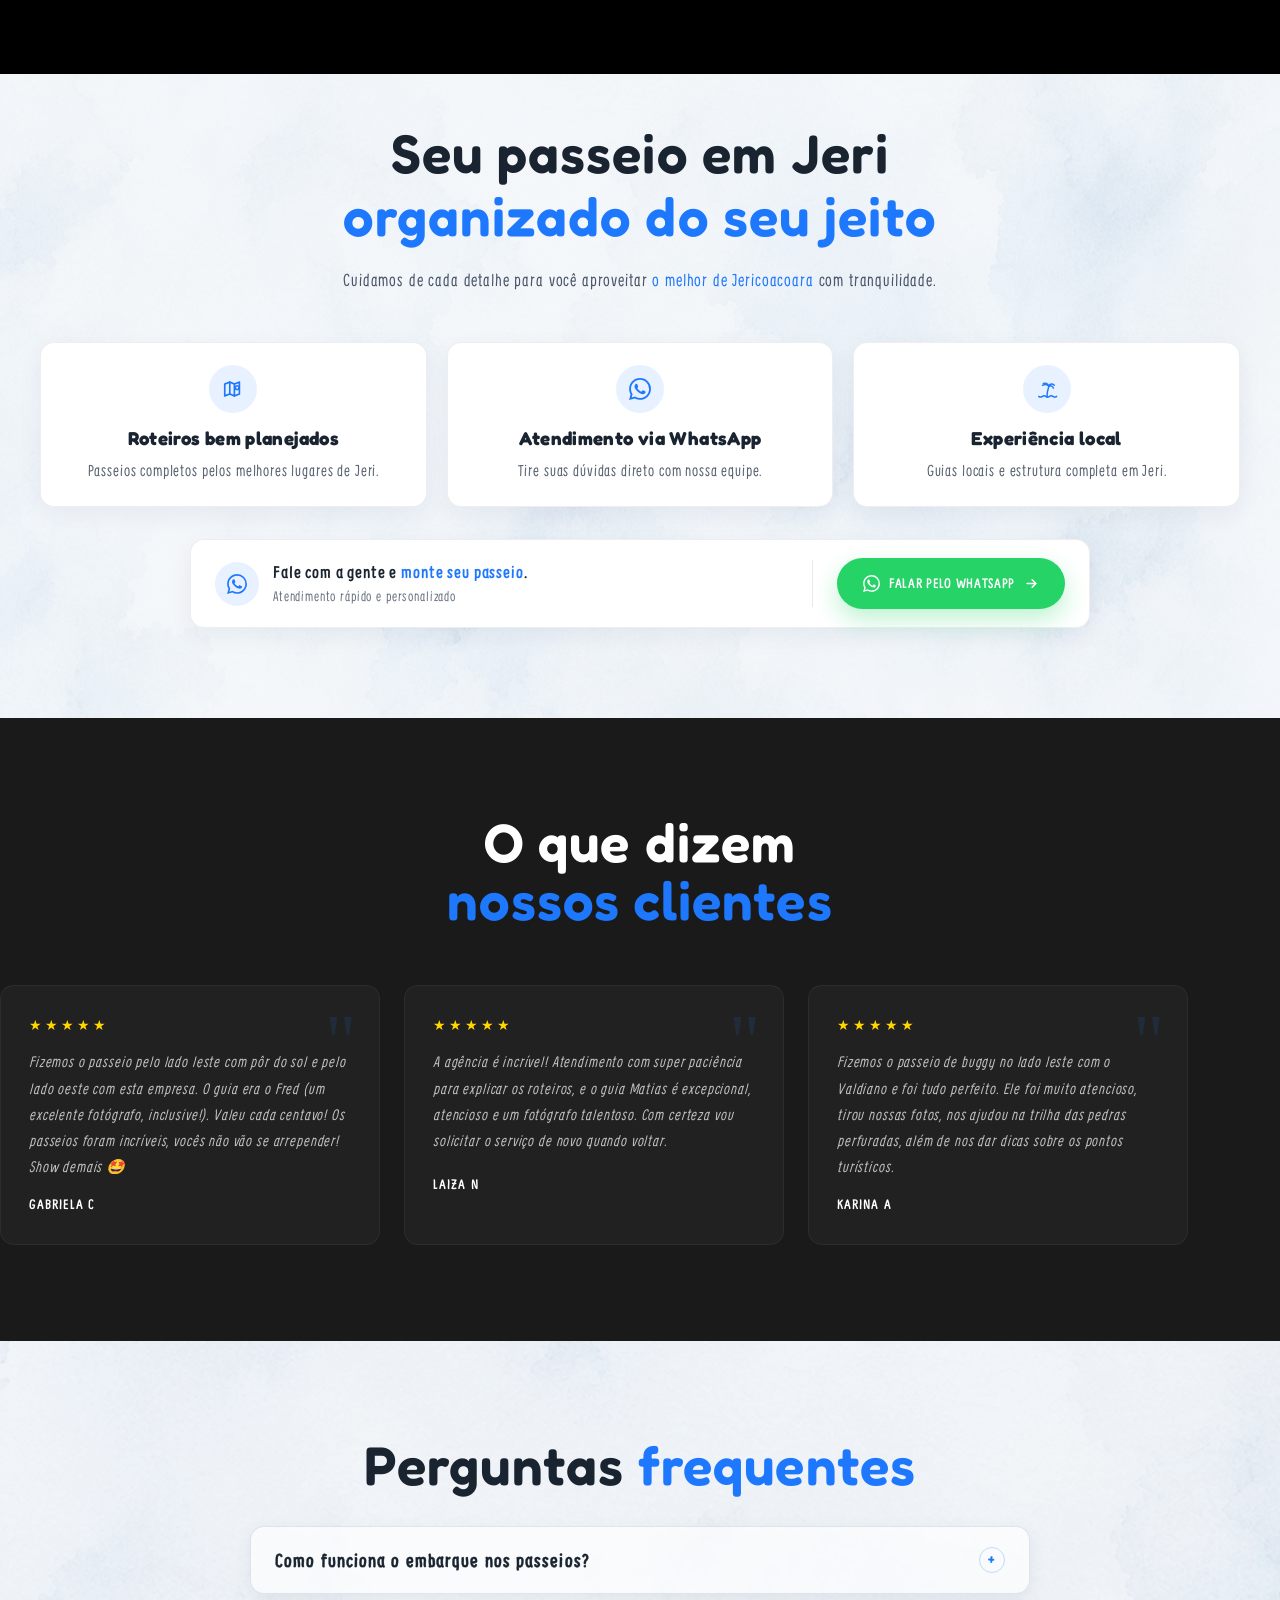
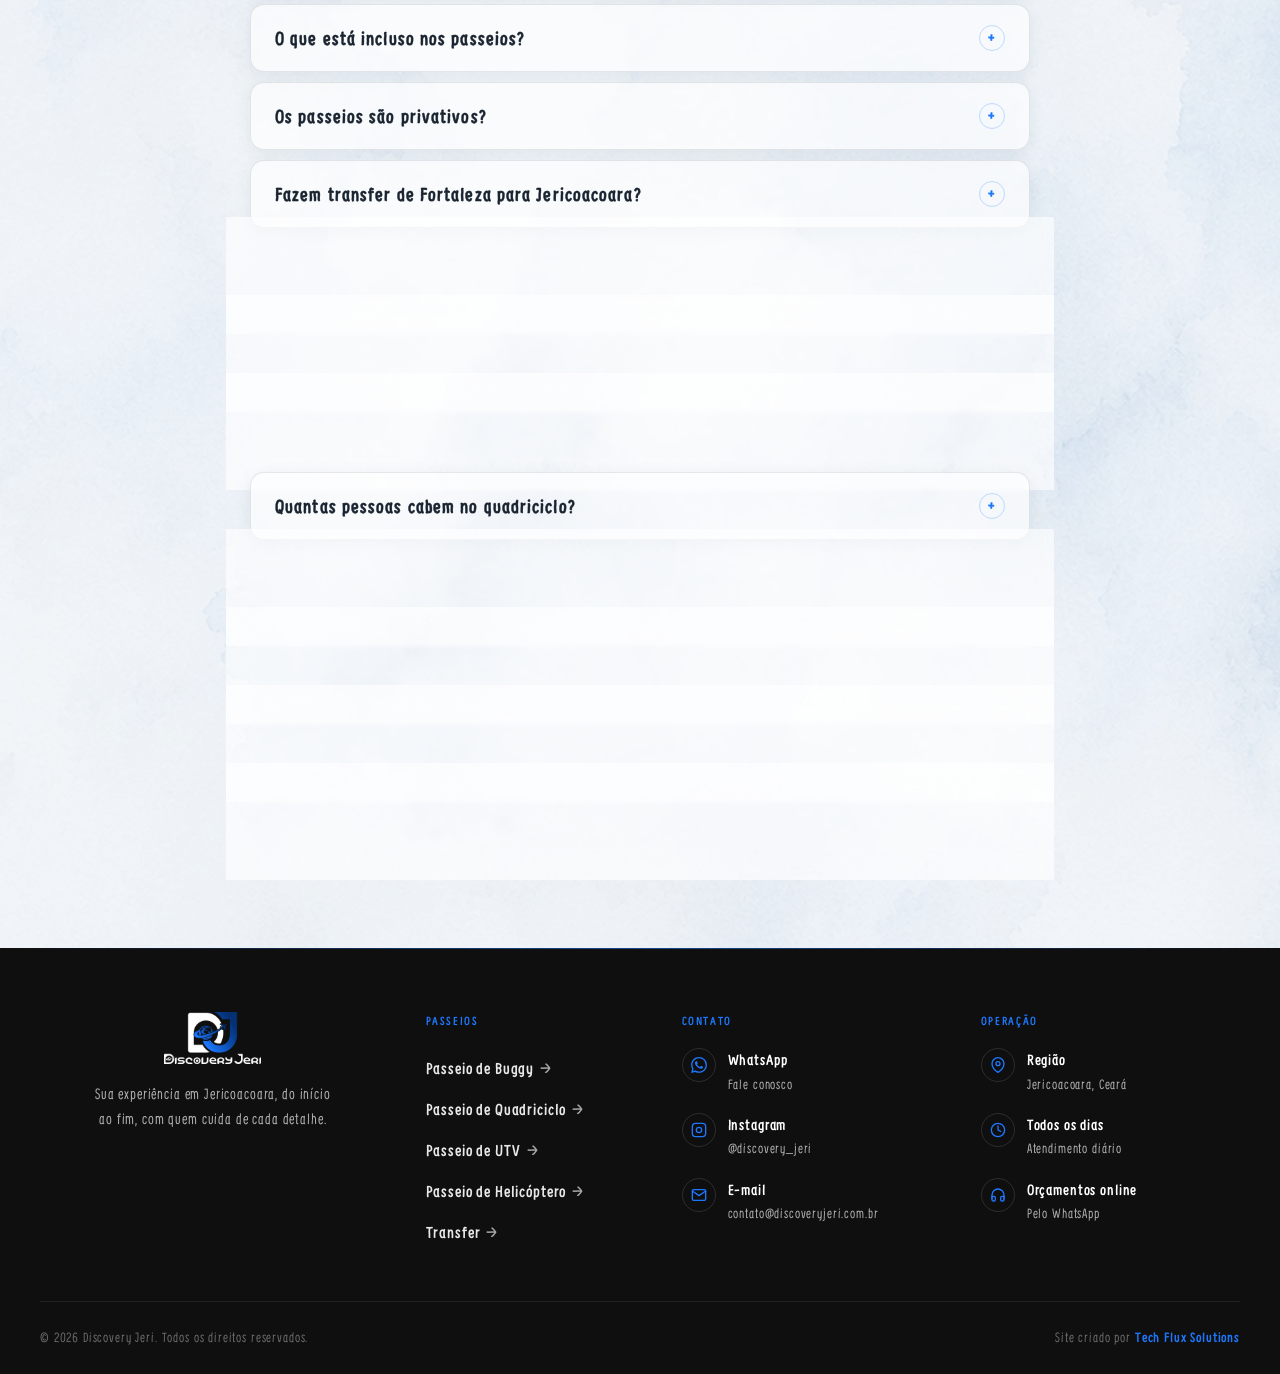
<file: passeio-quadriciclo.html>
﻿<!DOCTYPE html>
<html lang="pt-BR">
<head>
  <!-- Google Tag Manager -->
<script>(function(w,d,s,l,i){w[l]=w[l]||[];w[l].push({'gtm.start':
new Date().getTime(),event:'gtm.js'});var f=d.getElementsByTagName(s)[0],
j=d.createElement(s),dl=l!='dataLayer'?'&l='+l:'';j.async=true;j.src=
'https://www.googletagmanager.com/gtm.js?id='+i+dl;f.parentNode.insertBefore(j,f);
})(window,document,'script','dataLayer','GTM-P5H4GKH');</script>
<!-- End Google Tag Manager -->
  <meta charset="UTF-8" />
  <meta name="viewport" content="width=device-width, initial-scale=1.0" />
  <title>Passeio de Quadriciclo em Jericoacoara — Discovery Jeri</title>
  <meta name="description" content="Passeio de quadriciclo em Jericoacoara pelos roteiros Litoral Leste, Litoral Oeste, Barrinha ou combo completo. Você pilota, guia credenciado acompanha de moto. Saídas todos os dias." />
  <meta name="keywords" content="passeio de quadriciclo Jericoacoara, quadriciclo Jericoacoara, aluguel de quadriciclo Jericoacoara, passeio de quadriciclo litoral leste, passeio de quadriciclo litoral oeste, passeio de quadriciclo barrinha" />
  <meta name="robots" content="index, follow" />
  <link rel="canonical" href="https://www.discoveryjeri.com.br/passeio-quadriciclo.html" />

  <!-- Open Graph -->
  <meta property="og:type"        content="website" />
  <meta property="og:url"         content="https://www.discoveryjeri.com.br/passeio-quadriciclo.html" />
  <meta property="og:title"       content="Passeio de Quadriciclo em Jericoacoara — Discovery Jeri" />
  <meta property="og:description" content="Passeio de quadriciclo em Jericoacoara, você pilota com um guia credenciado de moto ao seu lado, pelos principais roteiros: Litoral Leste, Litoral Oeste e Barrinha." />

  <!-- CSS -->
  <link rel="stylesheet" href="css/style.css" />

  <!-- Favicon -->
  <link rel="icon" href="assets/favicon.ico" sizes="any" />
  <link rel="icon" type="image/png" sizes="32x32" href="assets/favicon-32.png" />
  <link rel="icon" type="image/png" sizes="16x16" href="assets/favicon-16.png" />
  <link rel="apple-touch-icon" sizes="180x180" href="assets/apple-touch-icon.png" />

  <!-- Schema: TouristAttraction + FAQPage -->
  <script type="application/ld+json">
  {
    "@context": "https://schema.org",
    "@type": "TouristTrip",
    "name": "Passeio de Quadriciclo em Jericoacoara — Discovery Jeri",
    "description": "Passeio de quadriciclo pelos principais roteiros de Jericoacoara: Litoral Leste, Litoral Oeste, Barrinha e combo completo. Você pilota, guia credenciado acompanha de moto.",
    "provider": {
      "@type": "Organization",
      "name": "Discovery Jeri",
      "url": "https://www.discoveryjeri.com.br",
      "telephone": "+5588997261472"
    },
    "touristType": ["Família", "Casal", "Grupo", "Aventureiro"],
    "availableLanguage": "Portuguese",
    "itinerary": [
      { "@type": "Place", "name": "Litoral Leste — Lagoa Azul, Lagoa do Paraíso, Buraco Azul" },
      { "@type": "Place", "name": "Litoral Oeste — Mangue Seco, Lago Grande, Ski Bunda" },
      { "@type": "Place", "name": "Barrinha — Dunas da Barrinha, Pôr do Sol, Restaurante Komaki" }
    ]
  }
  </script>

  <script type="application/ld+json">
  {
    "@context": "https://schema.org",
    "@type": "FAQPage",
    "mainEntity": [
      {
        "@type": "Question",
        "name": "Como funciona o embarque nos passeios?",
        "acceptedAnswer": {
          "@type": "Answer",
          "text": "O embarque é feito diretamente no seu hotel ou pousada em Jericoacoara, a partir das 9h. Não é necessário ir a nenhum ponto de encontro — passamos para buscar você."
        }
      },
      {
        "@type": "Question",
        "name": "O que está incluso nos passeios?",
        "acceptedAnswer": {
          "@type": "Answer",
          "text": "Todos os passeios incluem guia e motorista credenciado. Combustível está incluso. Não estão inclusos: alimentação, bebidas, taxa de balsa e entrada em beach clubs."
        }
      },
      {
        "@type": "Question",
        "name": "Os passeios são privativos?",
        "acceptedAnswer": {
          "@type": "Answer",
          "text": "Sim! Por padrão, todos os passeios são privativos — só você e seu grupo. Não há mistura com outros viajantes."
        }
      },
      {
        "@type": "Question",
        "name": "Fazem transfer de Fortaleza para Jericoacoara?",
        "acceptedAnswer": {
          "@type": "Answer",
          "text": "Sim. Realizamos transfer 4x4 exclusivo saindo do Aeroporto de Fortaleza (aproximadamente 4h30) ou do Aeroporto Regional JJD (aproximadamente 50 minutos), direto para a porta da sua pousada."
        }
      },
      {
        "@type": "Question",
        "name": "Qual é a disponibilidade dos passeios?",
        "acceptedAnswer": {
          "@type": "Answer",
          "text": "Operamos todos os dias, inclusive feriados e baixa temporada. Entre em contato pelo WhatsApp para confirmar disponibilidade na sua data e montar o roteiro ideal."
        }
      },
      {
        "@type": "Question",
        "name": "Como faço para reservar e obter informações de valores?",
        "acceptedAnswer": {
          "@type": "Answer",
          "text": "Entre em contato pelo WhatsApp! Nossa equipe responde rapidamente com disponibilidade, opções de veículo, informações de valores e tudo o que você precisa para garantir sua reserva."
        }
      },
      {
        "@type": "Question",
        "name": "Preciso saber pilotar para fazer o passeio de quadriciclo?",
        "acceptedAnswer": {
          "@type": "Answer",
          "text": "Você mesmo pilota o quadriciclo. Antes do passeio começar, o guia credenciado dá todas as instruções e ensina o funcionamento do veículo, e depois acompanha todo o trajeto de moto, à frente, orientando o percurso e a segurança."
        }
      },
      {
        "@type": "Question",
        "name": "Quantas pessoas cabem no quadriciclo?",
        "acceptedAnswer": {
          "@type": "Answer",
          "text": "O quadriciclo comporta até 2 pessoas por veículo. Se o seu grupo for maior, é só solicitar mais de um quadriciclo."
        }
      },
      {
        "@type": "Question",
        "name": "O passeio de quadriciclo é seguro nas dunas e na praia?",
        "acceptedAnswer": {
          "@type": "Answer",
          "text": "Sim. Antes de sair, o guia credenciado explica o funcionamento do quadriciclo e passa todas as orientações de segurança, e depois acompanha todo o trajeto de moto. Os quadriciclos também são revisados e adaptados para rodar com segurança na areia."
        }
      },
      {
        "@type": "Question",
        "name": "Qual roteiro escolher: Litoral Leste, Litoral Oeste ou Leste + Barrinha?",
        "acceptedAnswer": {
          "@type": "Answer",
          "text": "O Litoral Leste passa pelas lagoas mais famosas de Jeri. O Litoral Oeste é mais aventureiro, com dunas e travessia de balsa. O Leste + Barrinha é o roteiro mais completo, unindo os dois lados e terminando com pôr do sol exclusivo."
        }
      },
      {
        "@type": "Question",
        "name": "Preciso ter experiência para pilotar o quadriciclo?",
        "acceptedAnswer": {
          "@type": "Answer",
          "text": "Não. O guia credenciado dá todas as instruções antes do passeio começar, ensinando o básico da pilotagem, e acompanha de perto do início ao fim — ideal até para quem nunca guiou um antes."
        }
      },
      {
        "@type": "Question",
        "name": "Quanto custa o passeio de quadriciclo em Jericoacoara?",
        "acceptedAnswer": {
          "@type": "Answer",
          "text": "O valor varia conforme o roteiro escolhido (Litoral Leste, Litoral Oeste, Barrinha ou combo) e o número de pessoas. Envie os detalhes pelo WhatsApp e receba um orçamento personalizado na hora."
        }
      }
    ]
  }
  </script>
</head>
<body class="page-passeios">
  <!-- Google Tag Manager (noscript) -->
<noscript><iframe src="https://www.googletagmanager.com/ns.html?id=GTM-P5H4GKH"
height="0" width="0" style="display:none;visibility:hidden"></iframe></noscript>
<!-- End Google Tag Manager (noscript) -->

  <!-- ===== NAVIGATION ===== -->
  <nav class="nav nav-header-shadow" role="navigation" aria-label="Menu principal">
    <div class="nav-inner">
      <a href="index.html" class="nav-logo" aria-label="Discovery Jeri — Página inicial">
        <img src="assets/logo-discovery/logo-icone.webp" alt="Discovery Jeri" />
      </a>
      <div class="nav-right">
        <a href="https://wa.me/5588997261472?text=Olá!%20Vim%20pelo%20site!%20Quero%20informações%20sobre%20o%20passeio%20de%20quadriciclo%20em%20Jericoacoara." class="nav-cta nav-cta-desktop" target="_blank" rel="noopener">
          <svg viewBox="0 0 24 24" fill="currentColor" aria-hidden="true"><path d="M17.472 14.382c-.297-.149-1.758-.867-2.03-.967-.273-.099-.471-.148-.67.15-.197.297-.767.966-.94 1.164-.173.199-.347.223-.644.075-.297-.15-1.255-.463-2.39-1.475-.883-.788-1.48-1.761-1.653-2.059-.173-.297-.018-.458.13-.606.134-.133.298-.347.446-.52.149-.174.198-.298.298-.497.099-.198.05-.371-.025-.52-.075-.149-.669-1.612-.916-2.207-.242-.579-.487-.5-.669-.51-.173-.008-.371-.01-.57-.01-.198 0-.52.074-.792.372-.272.297-1.04 1.016-1.04 2.479 0 1.462 1.065 2.875 1.213 3.074.149.198 2.096 3.2 5.077 4.487.709.306 1.262.489 1.694.625.712.227 1.36.195 1.871.118.571-.085 1.758-.719 2.006-1.413.248-.694.248-1.289.173-1.413-.074-.124-.272-.198-.57-.347m-5.421 7.403h-.004a9.87 9.87 0 01-5.031-1.378l-.361-.214-3.741.982.998-3.648-.235-.374a9.86 9.86 0 01-1.51-5.26c.001-5.45 4.436-9.884 9.888-9.884 2.64 0 5.122 1.03 6.988 2.898a9.825 9.825 0 012.893 6.994c-.003 5.45-4.437 9.884-9.885 9.884m8.413-18.297A11.815 11.815 0 0012.05 0C5.495 0 .16 5.335.157 11.892c0 2.096.547 4.142 1.588 5.945L.057 24l6.305-1.654a11.882 11.882 0 005.683 1.448h.005c6.554 0 11.89-5.335 11.893-11.893a11.821 11.821 0 00-3.48-8.413z"/></svg>
          WhatsApp
        </a>
        <div class="nav-links">
          <a href="index.html">Início</a>
          <a href="transfer.html">Transfer</a>
          <div class="nav-dropdown">
            <a href="passeios.html" class="nav-dropdown-trigger active">
              Passeios
              <svg class="nav-dropdown-caret" width="10" height="10" viewBox="0 0 24 24" fill="none" stroke="currentColor" stroke-width="2.5" stroke-linecap="round" stroke-linejoin="round"><polyline points="6 9 12 15 18 9"/></svg>
            </a>
            <div class="nav-dropdown-menu">
              <a href="passeio-buggy.html">Passeio de Buggy</a>
              <a href="passeio-quadriciclo.html">Passeio de Quadriciclo</a>
              <a href="passeio-utv.html">Passeio de UTV</a>
              <a href="passeio-helicoptero.html">Passeio de Helicóptero</a>
            </div>
          </div>
        </div>
      </div>
      <button class="nav-hamburger" id="hamburger" aria-label="Abrir menu" aria-expanded="false">
        <span></span><span></span><span></span>
      </button>
    </div>
  </nav>

  <!-- Mobile menu -->
  <div class="nav-mobile" id="nav-mobile" role="navigation" aria-label="Menu mobile">
    <a href="index.html" class="nav-mobile-row">
      Início
      <svg width="18" height="18" viewBox="0 0 24 24" fill="none" stroke="currentColor" stroke-width="2" stroke-linecap="round" stroke-linejoin="round"><polyline points="9 18 15 12 9 6"/></svg>
    </a>
    <a href="transfer.html" class="nav-mobile-row">
      Transfer
      <svg width="18" height="18" viewBox="0 0 24 24" fill="none" stroke="currentColor" stroke-width="2" stroke-linecap="round" stroke-linejoin="round"><polyline points="9 18 15 12 9 6"/></svg>
    </a>
    <a href="passeios.html" class="nav-mobile-row">
      Passeios
      <svg width="18" height="18" viewBox="0 0 24 24" fill="none" stroke="currentColor" stroke-width="2" stroke-linecap="round" stroke-linejoin="round"><polyline points="6 9 12 15 18 9"/></svg>
    </a>
    <div class="nav-mobile-accordion">
      <div class="nav-mobile-accordion-inner">
        <a href="passeio-buggy.html" class="nav-mobile-sub">Passeio de Buggy<svg width="16" height="16" viewBox="0 0 24 24" fill="none" stroke="currentColor" stroke-width="2" stroke-linecap="round" stroke-linejoin="round"><polyline points="9 18 15 12 9 6"/></svg></a>
        <a href="passeio-quadriciclo.html" class="nav-mobile-sub">Passeio de Quadriciclo<svg width="16" height="16" viewBox="0 0 24 24" fill="none" stroke="currentColor" stroke-width="2" stroke-linecap="round" stroke-linejoin="round"><polyline points="9 18 15 12 9 6"/></svg></a>
        <a href="passeio-utv.html" class="nav-mobile-sub">Passeio de UTV<svg width="16" height="16" viewBox="0 0 24 24" fill="none" stroke="currentColor" stroke-width="2" stroke-linecap="round" stroke-linejoin="round"><polyline points="9 18 15 12 9 6"/></svg></a>
        <a href="passeio-helicoptero.html" class="nav-mobile-sub">Passeio de Helicóptero<svg width="16" height="16" viewBox="0 0 24 24" fill="none" stroke="currentColor" stroke-width="2" stroke-linecap="round" stroke-linejoin="round"><polyline points="9 18 15 12 9 6"/></svg></a>
      </div>
    </div>
    <a href="https://wa.me/5588997261472?text=Olá!%20Vim%20pelo%20site!%20Quero%20informações%20sobre%20o%20passeio%20de%20quadriciclo%20em%20Jericoacoara." class="nav-mobile-whatsapp" target="_blank" rel="noopener">
      <svg width="18" height="18" viewBox="0 0 24 24" fill="currentColor" aria-hidden="true"><path d="M17.472 14.382c-.297-.149-1.758-.867-2.03-.967-.273-.099-.471-.148-.67.15-.197.297-.767.966-.94 1.164-.173.199-.347.223-.644.075-.297-.15-1.255-.463-2.39-1.475-.883-.788-1.48-1.761-1.653-2.059-.173-.297-.018-.458.13-.606.134-.133.298-.347.446-.52.149-.174.198-.298.298-.497.099-.198.05-.371-.025-.52-.075-.149-.669-1.612-.916-2.207-.242-.579-.487-.5-.669-.51-.173-.008-.371-.01-.57-.01-.198 0-.52.074-.792.372-.272.297-1.04 1.016-1.04 2.479 0 1.462 1.065 2.875 1.213 3.074.149.198 2.096 3.2 5.077 4.487.709.306 1.262.489 1.694.625.712.227 1.36.195 1.871.118.571-.085 1.758-.719 2.006-1.413.248-.694.248-1.289.173-1.413-.074-.124-.272-.198-.57-.347m-5.421 7.403h-.004a9.87 9.87 0 01-5.031-1.378l-.361-.214-3.741.982.998-3.648-.235-.374a9.86 9.86 0 01-1.51-5.26c.001-5.45 4.436-9.884 9.888-9.884 2.64 0 5.122 1.03 6.988 2.898a9.825 9.825 0 012.893 6.994c-.003 5.45-4.437 9.884-9.885 9.884m8.413-18.297A11.815 11.815 0 0012.05 0C5.495 0 .16 5.335.157 11.892c0 2.096.547 4.142 1.588 5.945L.057 24l6.305-1.654a11.882 11.882 0 005.683 1.448h.005c6.554 0 11.89-5.335 11.893-11.893a11.821 11.821 0 00-3.48-8.413z"/></svg>
      Falar no WhatsApp
    </a>
  </div>

  <main>

    <!-- ===== HERO ===== -->
    <section class="hero hero-split" aria-label="Passeio de Quadriciclo em Jericoacoara">
      <div class="hero-bg"></div>
      <div class="hero-photo hero-photo-desktop" style="background-image: url('assets/hero-passeio-quadriciclo.jpg'); opacity: 0.90; background-position: 95% center;"></div>
      <div class="hero-photo hero-photo-mobile" style="background-image: url('assets/hero-passeio-quadriciclo-mobile.jpg'); opacity: 0.90;"></div>
      <div class="hero-overlay hero-overlay-strong hero-overlay-strong-quadri"></div>

      <!-- LADO ESQUERDO: texto -->
      <div class="hero-split-left hero-split-left-top">
        <h1 class="hero-split-title">
          <span class="htl-desktop">
            <span class="hero-title-line">Passeios de Quadriciclo</span>
            <span class="hero-title-line">em <span class="accent-text">Jericoacoara</span></span>
          </span>
          <span class="htl-mobile">
            <span class="hero-title-line" style="font-size: 0.78em; white-space: nowrap;">Passeios de Quadri em</span>
            <span class="hero-title-line"><span class="accent-text">Jericoacoara</span></span>
          </span>
        </h1>

        <p class="hero-subtitle" style="max-width: 520px; margin-top: 20px;">
          <span class="htl-desktop">Sinta a liberdade e a adrenalina de pilotar um<br>Quadriciclo pelas dunas e praias de Jericoacoara</span>
          <span class="htl-mobile">Sinta a adrenalina de pilotar um<br>Quadriciclo nas dunas de Jeri</span>
        </p>

        <div class="hero-ctas hero-ctas-lower-mobile hero-ctas-lower-mobile-quadri hero-ctas-side-desktop" style="margin-top: var(--hero-ctas-mt, 32px);">
          <a href="https://wa.me/5588997261472?text=Olá!%20Vim%20pelo%20site!%20Quero%20informações%20sobre%20o%20passeio%20de%20quadriciclo%20em%20Jericoacoara." class="btn btn-hero-cta" target="_blank" rel="noopener">
            <svg width="18" height="18" viewBox="0 0 24 24" fill="currentColor" aria-hidden="true"><path d="M17.472 14.382c-.297-.149-1.758-.867-2.03-.967-.273-.099-.471-.148-.67.15-.197.297-.767.966-.94 1.164-.173.199-.347.223-.644.075-.297-.15-1.255-.463-2.39-1.475-.883-.788-1.48-1.761-1.653-2.059-.173-.297-.018-.458.13-.606.134-.133.298-.347.446-.52.149-.174.198-.298.298-.497.099-.198.05-.371-.025-.52-.075-.149-.669-1.612-.916-2.207-.242-.579-.487-.5-.669-.51-.173-.008-.371-.01-.57-.01-.198 0-.52.074-.792.372-.272.297-1.04 1.016-1.04 2.479 0 1.462 1.065 2.875 1.213 3.074.149.198 2.096 3.2 5.077 4.487.709.306 1.262.489 1.694.625.712.227 1.36.195 1.871.118.571-.085 1.758-.719 2.006-1.413.248-.694.248-1.289.173-1.413-.074-.124-.272-.198-.57-.347m-5.421 7.403h-.004a9.87 9.87 0 01-5.031-1.378l-.361-.214-3.741.982.998-3.648-.235-.374a9.86 9.86 0 01-1.51-5.26c.001-5.45 4.436-9.884 9.888-9.884 2.64 0 5.122 1.03 6.988 2.898a9.825 9.825 0 012.893 6.994c-.003 5.45-4.437 9.884-9.885 9.884m8.413-18.297A11.815 11.815 0 0012.05 0C5.495 0 .16 5.335.157 11.892c0 2.096.547 4.142 1.588 5.945L.057 24l6.305-1.654a11.882 11.882 0 005.683 1.448h.005c6.554 0 11.89-5.335 11.893-11.893a11.821 11.821 0 00-3.48-8.413z"/></svg>
            Mais informações dos passeios
          </a>
          <a href="#tours-title" class="hero-link-secondary hero-link-hide-mobile" onclick="event.preventDefault();var el=document.getElementById('tours-title');var offset=el.getBoundingClientRect().top+window.scrollY-140;window.scrollTo({top:offset,behavior:'smooth'});">
            <span class="hero-link-text">Ver roteiros</span>
            <svg width="16" height="16" viewBox="0 0 24 24" fill="none" stroke="currentColor" stroke-width="2" stroke-linecap="round" stroke-linejoin="round"><path d="M5 12h14m-6-6 6 6-6 6"/></svg>
          </a>
        </div>

      </div>

      <div class="hero-scroll" aria-hidden="true">Rolar</div>
    </section>

    <!-- ===== ROTEIROS ===== -->
    <section class="tours-section" aria-labelledby="tours-title">
      <div class="container">
        <div class="section-header reveal">
          <h2 id="tours-title">Roteiros <span class="accent-text">disponíveis</span></h2>
          <p style="font-size: 1.3rem; max-width: 720px;">Clique em um roteiro para ver o itinerário completo e todas as informações.</p>
        </div>

        <!-- 4 COMPACT TABS -->
        <div class="tour-tabs" role="tablist" aria-label="Roteiros de passeio">

          <div class="tour-tab-wrap">
            <button class="tour-tab reveal reveal-d1" data-tour="leste" role="tab" aria-expanded="false" aria-controls="tour-detail-panel">
              <span class="tour-tab-thumb" aria-hidden="true">
                <img src="assets/capas/quadri-leste.jpg" alt="Passeio de Quadriciclo — Litoral Leste" loading="lazy" />
              </span>
              <span class="tour-tab-body">
                <span class="tour-tab-title">Litoral Leste</span>
                <span class="tour-tab-chips">
                    <span class="tour-chip"><svg width="12" height="12" viewBox="0 0 24 24" fill="none" stroke="currentColor" stroke-width="2"><rect x="3" y="4" width="18" height="18" rx="2"/><line x1="16" y1="2" x2="16" y2="6"/><line x1="8" y1="2" x2="8" y2="6"/><line x1="3" y1="10" x2="21" y2="10"/></svg>Todos os dias</span>
                    <span class="tour-chip"><svg width="12" height="12" viewBox="0 0 24 24" fill="none" stroke="currentColor" stroke-width="2"><circle cx="12" cy="12" r="10"/><polyline points="12 6 12 12 16 14"/></svg>~6 hrs</span>                  </span>
                <span class="tour-tab-desc">Lagoas cristalinas, praias paradisíacas e os cenários mais famosos de Jeri.</span>
                <span class="tour-tab-btn"><span class="tour-tab-btn-label">Ver roteiro completo</span> <span class="tour-tab-arrow">↓</span></span>
              </span>
            </button>
            <a class="tour-tab-wa" href="https://wa.me/5588997261472?text=Olá!%20Vim%20pelo%20site!%20Tenho%20interesse%20no%20passeio%20de%20Quadriciclo%20Litoral%20Leste%20em%20Jericoacoara.%20Podem%20me%20passar%20mais%20informações?" target="_blank" rel="noopener" onclick="event.stopPropagation()">
              <svg width="14" height="14" viewBox="0 0 24 24" fill="currentColor"><path d="M17.472 14.382c-.297-.149-1.758-.867-2.03-.967-.273-.099-.471-.148-.67.15-.197.297-.767.966-.94 1.164-.173.199-.347.223-.644.075-.297-.15-1.255-.463-2.39-1.475-.883-.788-1.48-1.761-1.653-2.059-.173-.297-.018-.458.13-.606.134-.133.298-.347.446-.52.149-.174.198-.298.298-.497.099-.198.05-.371-.025-.52-.075-.149-.669-1.612-.916-2.207-.242-.579-.487-.5-.669-.51-.173-.008-.371-.01-.57-.01-.198 0-.52.074-.792.372-.272.297-1.04 1.016-1.04 2.479 0 1.462 1.065 2.875 1.213 3.074.149.198 2.096 3.2 5.077 4.487.709.306 1.262.489 1.694.625.712.227 1.36.195 1.871.118.571-.085 1.758-.719 2.006-1.413.248-.694.248-1.289.173-1.413-.074-.124-.272-.198-.57-.347m-5.421 7.403h-.004a9.87 9.87 0 01-5.031-1.378l-.361-.214-3.741.982.998-3.648-.235-.374a9.86 9.86 0 01-1.51-5.26c.001-5.45 4.436-9.884 9.888-9.884 2.64 0 5.122 1.03 6.988 2.898a9.825 9.825 0 012.893 6.994c-.003 5.45-4.437 9.884-9.885 9.884m8.413-18.297A11.815 11.815 0 0012.05 0C5.495 0 .16 5.335.157 11.892c0 2.096.547 4.142 1.588 5.945L.057 24l6.305-1.654a11.882 11.882 0 005.683 1.448h.005c6.554 0 11.89-5.335 11.893-11.893a11.821 11.821 0 00-3.48-8.413z"/></svg>
              Solicitar orçamento
            </a>
          </div>

          <div class="tour-tab-wrap">
            <button class="tour-tab reveal reveal-d2" data-tour="oeste" role="tab" aria-expanded="false" aria-controls="tour-detail-panel">
              <span class="tour-tab-thumb" aria-hidden="true">
                <img src="assets/capas/quadri-oeste.jpg" alt="Passeio de Quadriciclo — Litoral Oeste" loading="lazy" style="object-position: center 65%;" />
              </span>
              <span class="tour-tab-body">
                <span class="tour-tab-title">Litoral Oeste</span>
                <span class="tour-tab-chips">
                    <span class="tour-chip"><svg width="12" height="12" viewBox="0 0 24 24" fill="none" stroke="currentColor" stroke-width="2"><rect x="3" y="4" width="18" height="18" rx="2"/><line x1="16" y1="2" x2="16" y2="6"/><line x1="8" y1="2" x2="8" y2="6"/><line x1="3" y1="10" x2="21" y2="10"/></svg>Todos os dias</span>
                    <span class="tour-chip"><svg width="12" height="12" viewBox="0 0 24 24" fill="none" stroke="currentColor" stroke-width="2"><circle cx="12" cy="12" r="10"/><polyline points="12 6 12 12 16 14"/></svg>5–6 hrs</span>                  </span>
                <span class="tour-tab-desc">Aventura entre dunas, manguezais, lagoas e muita diversão no caminho.</span>
                <span class="tour-tab-btn"><span class="tour-tab-btn-label">Ver roteiro completo</span> <span class="tour-tab-arrow">↓</span></span>
              </span>
            </button>
            <a class="tour-tab-wa" href="https://wa.me/5588997261472?text=Olá!%20Vim%20pelo%20site!%20Tenho%20interesse%20no%20passeio%20de%20Quadriciclo%20Litoral%20Oeste%20em%20Jericoacoara.%20Podem%20me%20passar%20mais%20informações?" target="_blank" rel="noopener" onclick="event.stopPropagation()">
              <svg width="14" height="14" viewBox="0 0 24 24" fill="currentColor"><path d="M17.472 14.382c-.297-.149-1.758-.867-2.03-.967-.273-.099-.471-.148-.67.15-.197.297-.767.966-.94 1.164-.173.199-.347.223-.644.075-.297-.15-1.255-.463-2.39-1.475-.883-.788-1.48-1.761-1.653-2.059-.173-.297-.018-.458.13-.606.134-.133.298-.347.446-.52.149-.174.198-.298.298-.497.099-.198.05-.371-.025-.52-.075-.149-.669-1.612-.916-2.207-.242-.579-.487-.5-.669-.51-.173-.008-.371-.01-.57-.01-.198 0-.52.074-.792.372-.272.297-1.04 1.016-1.04 2.479 0 1.462 1.065 2.875 1.213 3.074.149.198 2.096 3.2 5.077 4.487.709.306 1.262.489 1.694.625.712.227 1.36.195 1.871.118.571-.085 1.758-.719 2.006-1.413.248-.694.248-1.289.173-1.413-.074-.124-.272-.198-.57-.347m-5.421 7.403h-.004a9.87 9.87 0 01-5.031-1.378l-.361-.214-3.741.982.998-3.648-.235-.374a9.86 9.86 0 01-1.51-5.26c.001-5.45 4.436-9.884 9.888-9.884 2.64 0 5.122 1.03 6.988 2.898a9.825 9.825 0 012.893 6.994c-.003 5.45-4.437 9.884-9.885 9.884m8.413-18.297A11.815 11.815 0 0012.05 0C5.495 0 .16 5.335.157 11.892c0 2.096.547 4.142 1.588 5.945L.057 24l6.305-1.654a11.882 11.882 0 005.683 1.448h.005c6.554 0 11.89-5.335 11.893-11.893a11.821 11.821 0 00-3.48-8.413z"/></svg>
              Solicitar orçamento
            </a>
          </div>

          <div class="tour-tab-wrap">
            <button class="tour-tab reveal reveal-d3" data-tour="barrinha" role="tab" aria-expanded="false" aria-controls="tour-detail-panel">
              <span class="tour-tab-thumb" aria-hidden="true">
                <img src="assets/capas/quadri-barrinha.jpg" alt="Passeio de Quadriciclo — Barrinha" loading="lazy" class="tour-thumb-barrinha-quadri-mobile" />
              </span>
              <span class="tour-tab-body">
                <span class="tour-tab-title">Barrinha</span>
                <span class="tour-tab-chips">
                    <span class="tour-chip"><svg width="12" height="12" viewBox="0 0 24 24" fill="none" stroke="currentColor" stroke-width="2"><rect x="3" y="4" width="18" height="18" rx="2"/><line x1="16" y1="2" x2="16" y2="6"/><line x1="8" y1="2" x2="8" y2="6"/><line x1="3" y1="10" x2="21" y2="10"/></svg>Todos os dias</span>
                    <span class="tour-chip"><svg width="12" height="12" viewBox="0 0 24 24" fill="none" stroke="currentColor" stroke-width="2"><circle cx="12" cy="12" r="10"/><polyline points="12 6 12 12 16 14"/></svg>~6 hrs</span>                  </span>
                <span class="tour-tab-desc">Dunas, beach club e um pôr do sol que fica na memória.</span>
                <span class="tour-tab-btn"><span class="tour-tab-btn-label">Ver roteiro completo</span> <span class="tour-tab-arrow">↓</span></span>
              </span>
            </button>
            <a class="tour-tab-wa" href="https://wa.me/5588997261472?text=Olá!%20Vim%20pelo%20site!%20Tenho%20interesse%20no%20passeio%20de%20Quadriciclo%20da%20Barrinha%20em%20Jericoacoara.%20Podem%20me%20passar%20mais%20informações?" target="_blank" rel="noopener" onclick="event.stopPropagation()">
              <svg width="14" height="14" viewBox="0 0 24 24" fill="currentColor"><path d="M17.472 14.382c-.297-.149-1.758-.867-2.03-.967-.273-.099-.471-.148-.67.15-.197.297-.767.966-.94 1.164-.173.199-.347.223-.644.075-.297-.15-1.255-.463-2.39-1.475-.883-.788-1.48-1.761-1.653-2.059-.173-.297-.018-.458.13-.606.134-.133.298-.347.446-.52.149-.174.198-.298.298-.497.099-.198.05-.371-.025-.52-.075-.149-.669-1.612-.916-2.207-.242-.579-.487-.5-.669-.51-.173-.008-.371-.01-.57-.01-.198 0-.52.074-.792.372-.272.297-1.04 1.016-1.04 2.479 0 1.462 1.065 2.875 1.213 3.074.149.198 2.096 3.2 5.077 4.487.709.306 1.262.489 1.694.625.712.227 1.36.195 1.871.118.571-.085 1.758-.719 2.006-1.413.248-.694.248-1.289.173-1.413-.074-.124-.272-.198-.57-.347m-5.421 7.403h-.004a9.87 9.87 0 01-5.031-1.378l-.361-.214-3.741.982.998-3.648-.235-.374a9.86 9.86 0 01-1.51-5.26c.001-5.45 4.436-9.884 9.888-9.884 2.64 0 5.122 1.03 6.988 2.898a9.825 9.825 0 012.893 6.994c-.003 5.45-4.437 9.884-9.885 9.884m8.413-18.297A11.815 11.815 0 0012.05 0C5.495 0 .16 5.335.157 11.892c0 2.096.547 4.142 1.588 5.945L.057 24l6.305-1.654a11.882 11.882 0 005.683 1.448h.005c6.554 0 11.89-5.335 11.893-11.893a11.821 11.821 0 00-3.48-8.413z"/></svg>
              Solicitar orçamento
            </a>
          </div>

          <div class="tour-tab-wrap">
            <button class="tour-tab reveal reveal-d4" data-tour="combo" role="tab" aria-expanded="false" aria-controls="tour-detail-panel" style="border-color: var(--accent-border);">
              <span class="tour-tab-thumb" aria-hidden="true">
                <img src="assets/capas/quadri-leste-barrinha.jpg" alt="Passeio de Quadriciclo — Combo Leste + Barrinha" loading="lazy" />
              </span>
              <span class="tour-tab-body">
                <span class="tour-tab-title">Leste + Barrinha</span>
                <span class="tour-tab-chips">
                    <span class="tour-chip"><svg width="12" height="12" viewBox="0 0 24 24" fill="none" stroke="currentColor" stroke-width="2"><rect x="3" y="4" width="18" height="18" rx="2"/><line x1="16" y1="2" x2="16" y2="6"/><line x1="8" y1="2" x2="8" y2="6"/><line x1="3" y1="10" x2="21" y2="10"/></svg>Todos os dias</span>
                    <span class="tour-chip"><svg width="12" height="12" viewBox="0 0 24 24" fill="none" stroke="currentColor" stroke-width="2"><circle cx="12" cy="12" r="10"/><polyline points="12 6 12 12 16 14"/></svg>~9 hrs</span>                  </span>
                <span class="tour-tab-desc">O roteiro mais completo para conhecer o melhor de Jericoacoara em um dia.</span>
                <span class="tour-tab-btn"><span class="tour-tab-btn-label">Ver roteiro completo</span> <span class="tour-tab-arrow">↓</span></span>
              </span>
            </button>
            <a class="tour-tab-wa" href="https://wa.me/5588997261472?text=Olá!%20Vim%20pelo%20site!%20Tenho%20interesse%20no%20combo%20de%20Quadriciclo%20Leste%20+%20Barrinha%20em%20Jericoacoara.%20Podem%20me%20passar%20mais%20informações?" target="_blank" rel="noopener" onclick="event.stopPropagation()">
              <svg width="14" height="14" viewBox="0 0 24 24" fill="currentColor"><path d="M17.472 14.382c-.297-.149-1.758-.867-2.03-.967-.273-.099-.471-.148-.67.15-.197.297-.767.966-.94 1.164-.173.199-.347.223-.644.075-.297-.15-1.255-.463-2.39-1.475-.883-.788-1.48-1.761-1.653-2.059-.173-.297-.018-.458.13-.606.134-.133.298-.347.446-.52.149-.174.198-.298.298-.497.099-.198.05-.371-.025-.52-.075-.149-.669-1.612-.916-2.207-.242-.579-.487-.5-.669-.51-.173-.008-.371-.01-.57-.01-.198 0-.52.074-.792.372-.272.297-1.04 1.016-1.04 2.479 0 1.462 1.065 2.875 1.213 3.074.149.198 2.096 3.2 5.077 4.487.709.306 1.262.489 1.694.625.712.227 1.36.195 1.871.118.571-.085 1.758-.719 2.006-1.413.248-.694.248-1.289.173-1.413-.074-.124-.272-.198-.57-.347m-5.421 7.403h-.004a9.87 9.87 0 01-5.031-1.378l-.361-.214-3.741.982.998-3.648-.235-.374a9.86 9.86 0 01-1.51-5.26c.001-5.45 4.436-9.884 9.888-9.884 2.64 0 5.122 1.03 6.988 2.898a9.825 9.825 0 012.893 6.994c-.003 5.45-4.437 9.884-9.885 9.884m8.413-18.297A11.815 11.815 0 0012.05 0C5.495 0 .16 5.335.157 11.892c0 2.096.547 4.142 1.588 5.945L.057 24l6.305-1.654a11.882 11.882 0 005.683 1.448h.005c6.554 0 11.89-5.335 11.893-11.893a11.821 11.821 0 00-3.48-8.413z"/></svg>
              Solicitar orçamento
            </a>
          </div>

        </div>

        <!-- DETAIL PANEL -->
        <div class="tour-detail-panel tdp-compact-mobile" id="tour-detail-panel" role="tabpanel" aria-live="polite">
          <!-- conteúdo injetado pelo JavaScript -->
        </div>

      </div>
    </section>

    <!-- ===== CONFIANÇA ===== -->
    <section class="testimonials-section assurance-section" aria-labelledby="assurance-title">
      <div class="container assurance-container">
        <h2 id="assurance-title" class="assurance-title reveal">
          Seu passeio em Jeri<br>
          <span class="accent-text">organizado do seu jeito</span>
        </h2>
        <p class="assurance-sub reveal">Cuidamos de cada detalhe para você aproveitar <span class="accent-text">o melhor de Jericoacoara</span> com tranquilidade.</p>

        <div class="assurance-grid">
          <div class="assurance-card reveal reveal-d1">
            <div class="assurance-icon">
              <svg width="26" height="26" viewBox="0 0 24 24" fill="none" stroke="currentColor" stroke-width="1.8" stroke-linecap="round" stroke-linejoin="round"><path d="M3 6.5l5.5-2 5 2 5.5-2v13l-5.5 2-5-2-5.5 2v-13z"/><path d="M8.5 4.5v13M13.5 6.5v13"/><circle cx="16.5" cy="10.5" r="2"/></svg>
            </div>
            <h3>Roteiros bem planejados</h3>
            <p>Passeios completos pelos melhores lugares de Jeri.</p>
          </div>
          <div class="assurance-card reveal reveal-d2">
            <div class="assurance-icon">
              <svg width="26" height="26" viewBox="0 0 24 24" fill="currentColor"><path d="M17.472 14.382c-.297-.149-1.758-.867-2.03-.967-.273-.099-.471-.148-.67.15-.197.297-.767.966-.94 1.164-.173.199-.347.223-.644.075-.297-.15-1.255-.463-2.39-1.475-.883-.788-1.48-1.761-1.653-2.059-.173-.297-.018-.458.13-.606.134-.133.298-.347.446-.52.149-.174.198-.298.298-.497.099-.198.05-.371-.025-.52-.075-.149-.669-1.612-.916-2.207-.242-.579-.487-.5-.669-.51-.173-.008-.371-.01-.57-.01-.198 0-.52.074-.792.372-.272.297-1.04 1.016-1.04 2.479 0 1.462 1.065 2.875 1.213 3.074.149.198 2.096 3.2 5.077 4.487.709.306 1.262.489 1.694.625.712.227 1.36.195 1.871.118.571-.085 1.758-.719 2.006-1.413.248-.694.248-1.289.173-1.413-.074-.124-.272-.198-.57-.347m-5.421 7.403h-.004a9.87 9.87 0 0 1-5.031-1.378l-.361-.214-3.741.982.998-3.648-.235-.374a9.86 9.86 0 0 1-1.51-5.26c.001-5.45 4.436-9.884 9.888-9.884 2.64 0 5.122 1.03 6.988 2.898a9.825 9.825 0 0 1 2.893 6.994c-.003 5.45-4.437 9.884-9.885 9.884m8.413-18.297A11.815 11.815 0 0 0 12.05 0C5.495 0 .16 5.335.157 11.892c0 2.096.547 4.142 1.588 5.945L.057 24l6.305-1.654a11.882 11.882 0 0 0 5.683 1.448h.005c6.554 0 11.89-5.335 11.893-11.893A11.821 11.821 0 0 0 20.464 3.488"/></svg>
            </div>
            <h3>Atendimento via WhatsApp</h3>
            <p>Tire suas dúvidas direto com nossa equipe.</p>
          </div>
          <div class="assurance-card reveal reveal-d3">
            <div class="assurance-icon">
              <svg width="26" height="26" viewBox="0 0 24 24" fill="none" stroke="currentColor" stroke-width="1.6" stroke-linecap="round" stroke-linejoin="round"><path d="M12 21c0-5 1-9 2-12"/><path d="M14 9c-2-2-5-2-7-1"/><path d="M14 9c-1-3-4-4-6-3"/><path d="M14 9c1-3 4-3 6-1"/><path d="M14 9c2-1 4 0 5 2"/><path d="M3 20c1.3 1 2.6 1 3.9 0 1.3-1 2.6-1 3.9 0 1.3 1 2.6 1 3.9 0 1.3-1 2.6-1 3.9 0 1.3 1 2.6 1 3.9 0"/></svg>
            </div>
            <h3>Experiência local</h3>
            <p>Guias locais e estrutura completa em Jeri.</p>
          </div>
        </div>

        <div class="assurance-cta-bar reveal">
          <div class="assurance-cta-left">
            <span class="assurance-cta-icon" aria-hidden="true">
              <svg width="20" height="20" viewBox="0 0 24 24" fill="currentColor"><path d="M17.472 14.382c-.297-.149-1.758-.867-2.03-.967-.273-.099-.471-.148-.67.15-.197.297-.767.966-.94 1.164-.173.199-.347.223-.644.075-.297-.15-1.255-.463-2.39-1.475-.883-.788-1.48-1.761-1.653-2.059-.173-.297-.018-.458.13-.606.134-.133.298-.347.446-.52.149-.174.198-.298.298-.497.099-.198.05-.371-.025-.52-.075-.149-.669-1.612-.916-2.207-.242-.579-.487-.5-.669-.51-.173-.008-.371-.01-.57-.01-.198 0-.52.074-.792.372-.272.297-1.04 1.016-1.04 2.479 0 1.462 1.065 2.875 1.213 3.074.149.198 2.096 3.2 5.077 4.487.709.306 1.262.489 1.694.625.712.227 1.36.195 1.871.118.571-.085 1.758-.719 2.006-1.413.248-.694.248-1.289.173-1.413-.074-.124-.272-.198-.57-.347m-5.421 7.403h-.004a9.87 9.87 0 0 1-5.031-1.378l-.361-.214-3.741.982.998-3.648-.235-.374a9.86 9.86 0 0 1-1.51-5.26c.001-5.45 4.436-9.884 9.888-9.884 2.64 0 5.122 1.03 6.988 2.898a9.825 9.825 0 0 1 2.893 6.994c-.003 5.45-4.437 9.884-9.885 9.884m8.413-18.297A11.815 11.815 0 0 0 12.05 0C5.495 0 .16 5.335.157 11.892c0 2.096.547 4.142 1.588 5.945L.057 24l6.305-1.654a11.882 11.882 0 0 0 5.683 1.448h.005c6.554 0 11.89-5.335 11.893-11.893A11.821 11.821 0 0 0 20.464 3.488"/></svg>
            </span>
            <div>
              <div class="assurance-cta-title">Fale com a gente e <span class="assurance-cta-highlight">monte seu passeio</span>.</div>
              <div class="assurance-cta-caption">Atendimento rápido e personalizado</div>
            </div>
          </div>
          <a href="https://wa.me/5588997261472?text=Olá!%20Vim%20pelo%20site!%20Quero%20montar%20meu%20roteiro%20de%20passeio%20em%20Jericoacoara!" class="assurance-cta-btn" target="_blank" rel="noopener">
            <svg width="17" height="17" viewBox="0 0 24 24" fill="currentColor"><path d="M17.472 14.382c-.297-.149-1.758-.867-2.03-.967-.273-.099-.471-.148-.67.15-.197.297-.767.966-.94 1.164-.173.199-.347.223-.644.075-.297-.15-1.255-.463-2.39-1.475-.883-.788-1.48-1.761-1.653-2.059-.173-.297-.018-.458.13-.606.134-.133.298-.347.446-.52.149-.174.198-.298.298-.497.099-.198.05-.371-.025-.52-.075-.149-.669-1.612-.916-2.207-.242-.579-.487-.5-.669-.51-.173-.008-.371-.01-.57-.01-.198 0-.52.074-.792.372-.272.297-1.04 1.016-1.04 2.479 0 1.462 1.065 2.875 1.213 3.074.149.198 2.096 3.2 5.077 4.487.709.306 1.262.489 1.694.625.712.227 1.36.195 1.871.118.571-.085 1.758-.719 2.006-1.413.248-.694.248-1.289.173-1.413-.074-.124-.272-.198-.57-.347m-5.421 7.403h-.004a9.87 9.87 0 0 1-5.031-1.378l-.361-.214-3.741.982.998-3.648-.235-.374a9.86 9.86 0 0 1-1.51-5.26c.001-5.45 4.436-9.884 9.888-9.884 2.64 0 5.122 1.03 6.988 2.898a9.825 9.825 0 0 1 2.893 6.994c-.003 5.45-4.437 9.884-9.885 9.884m8.413-18.297A11.815 11.815 0 0 0 12.05 0C5.495 0 .16 5.335.157 11.892c0 2.096.547 4.142 1.588 5.945L.057 24l6.305-1.654a11.882 11.882 0 0 0 5.683 1.448h.005c6.554 0 11.89-5.335 11.893-11.893A11.821 11.821 0 0 0 20.464 3.488"/></svg>
            Falar pelo WhatsApp
            <svg width="15" height="15" viewBox="0 0 24 24" fill="none" stroke="currentColor" stroke-width="2.5" stroke-linecap="round" stroke-linejoin="round"><path d="M5 12h14m-6-6 6 6-6 6"/></svg>
          </a>
        </div>
      </div>
    </section>

    <!-- ===== DEPOIMENTOS ===== -->
    <section style="background: var(--bg-800); padding: var(--section-v) 0; overflow: hidden;" aria-labelledby="testimonials-title">
      <div class="container" style="padding: 0 var(--section-h);">
        <div class="section-header reveal">
          <h2 id="testimonials-title">O que dizem<br><span class="accent-text">nossos clientes</span></h2>
        </div>
      </div><!-- /.container -->

      <div class="testimonials-marquee-wrap">
          <div class="testimonials-marquee-track" id="testimonialsTrack">
            <!-- Set 1 -->
            <div class="testimonial-card reveal reveal-d1">
              <div class="testimonial-quote" aria-hidden="true">"</div>
              <div class="testimonial-stars" aria-label="5 estrelas">★★★★★</div>
              <p class="testimonial-text">Fizemos o passeio pelo lado leste com pôr do sol e pelo lado oeste com esta empresa. O guia era o Fred (um excelente fotógrafo, inclusive!). Valeu cada centavo! Os passeios foram incríveis, vocês não vão se arrepender! Show demais 🤩</p>
              <div class="testimonial-author">Gabriela C</div>
            </div>
            <div class="testimonial-card reveal reveal-d2">
              <div class="testimonial-quote" aria-hidden="true">"</div>
              <div class="testimonial-stars" aria-label="5 estrelas">★★★★★</div>
              <p class="testimonial-text">A agência é incrível! Atendimento com super paciência para explicar os roteiros, e o guia Matias é excepcional, atencioso e um fotógrafo talentoso. Com certeza vou solicitar o serviço de novo quando voltar.</p>
              <div class="testimonial-author">Laiza N</div>
            </div>
            <div class="testimonial-card reveal reveal-d3">
              <div class="testimonial-quote" aria-hidden="true">"</div>
              <div class="testimonial-stars" aria-label="5 estrelas">★★★★★</div>
              <p class="testimonial-text">Fizemos o passeio de buggy no lado leste com o Valdiano e foi tudo perfeito. Ele foi muito atencioso, tirou nossas fotos, nos ajudou na trilha das pedras perfuradas, além de nos dar dicas sobre os pontos turísticos.</p>
              <div class="testimonial-author">Karina A</div>
            </div>
            <div class="testimonial-card reveal">
              <div class="testimonial-quote" aria-hidden="true">"</div>
              <div class="testimonial-stars" aria-label="5 estrelas">★★★★★</div>
              <p class="testimonial-text">Uma experiência incrível desde a reserva até o passeio e o traslado, equipe muito atenciosa e até tiraram fotos incríveis da minha família.</p>
              <div class="testimonial-author">Cassiane C</div>
            </div>
            <div class="testimonial-card reveal">
              <div class="testimonial-quote" aria-hidden="true">"</div>
              <div class="testimonial-stars" aria-label="5 estrelas">★★★★★</div>
              <p class="testimonial-text">Eles proporcionaram a melhor experiência para minha família, com lugares maravilhosos e as melhores fotos em Jeri.</p>
              <div class="testimonial-author">Luciano V</div>
            </div>
            <div class="testimonial-card reveal">
              <div class="testimonial-quote" aria-hidden="true">"</div>
              <div class="testimonial-stars" aria-label="5 estrelas">★★★★★</div>
              <p class="testimonial-text">Fizemos dois passeios com esta empresa e não temos nada a reclamar. A empresa e os operadores são extremamente responsáveis. Um agradecimento especial a toda a equipe.</p>
              <div class="testimonial-author">Alexandre I</div>
            </div>
            <div class="testimonial-card reveal">
              <div class="testimonial-quote" aria-hidden="true">"</div>
              <div class="testimonial-stars" aria-label="5 estrelas">★★★★★</div>
              <p class="testimonial-text">Tudo incrível! Atendimento rápido pelo WhatsApp, transfer do aeroporto superconfortável e passeios simplesmente PERFEITOS! O guia Val é um profissional em fotografia, capturou os momentos mais lindos. Jericoacoara é sensacional, estamos apaixonados! 🙌</p>
              <div class="testimonial-author">Renata</div>
            </div>
            <!-- Set 2 (duplicado para loop infinito) -->
            <div class="testimonial-card" aria-hidden="true">
              <div class="testimonial-quote" aria-hidden="true">"</div>
              <div class="testimonial-stars" aria-label="5 estrelas">★★★★★</div>
              <p class="testimonial-text">Fizemos o passeio pelo lado leste com pôr do sol e pelo lado oeste com esta empresa. O guia era o Fred (um excelente fotógrafo, inclusive!). Valeu cada centavo! Os passeios foram incríveis, vocês não vão se arrepender! Show demais 🤩</p>
              <div class="testimonial-author">Gabriela C</div>
            </div>
            <div class="testimonial-card" aria-hidden="true">
              <div class="testimonial-quote" aria-hidden="true">"</div>
              <div class="testimonial-stars" aria-label="5 estrelas">★★★★★</div>
              <p class="testimonial-text">A agência é incrível! Atendimento com super paciência para explicar os roteiros, e o guia Matias é excepcional, atencioso e um fotógrafo talentoso. Com certeza vou solicitar o serviço de novo quando voltar.</p>
              <div class="testimonial-author">Laiza N</div>
            </div>
            <div class="testimonial-card" aria-hidden="true">
              <div class="testimonial-quote" aria-hidden="true">"</div>
              <div class="testimonial-stars" aria-label="5 estrelas">★★★★★</div>
              <p class="testimonial-text">Fizemos o passeio de buggy no lado leste com o Valdiano e foi tudo perfeito. Ele foi muito atencioso, tirou nossas fotos, nos ajudou na trilha das pedras perfuradas, além de nos dar dicas sobre os pontos turísticos.</p>
              <div class="testimonial-author">Karina A</div>
            </div>
            <div class="testimonial-card" aria-hidden="true">
              <div class="testimonial-quote" aria-hidden="true">"</div>
              <div class="testimonial-stars" aria-label="5 estrelas">★★★★★</div>
              <p class="testimonial-text">Uma experiência incrível desde a reserva até o passeio e o traslado, equipe muito atenciosa e até tiraram fotos incríveis da minha família.</p>
              <div class="testimonial-author">Cassiane C</div>
            </div>
            <div class="testimonial-card" aria-hidden="true">
              <div class="testimonial-quote" aria-hidden="true">"</div>
              <div class="testimonial-stars" aria-label="5 estrelas">★★★★★</div>
              <p class="testimonial-text">Eles proporcionaram a melhor experiência para minha família, com lugares maravilhosos e as melhores fotos em Jeri.</p>
              <div class="testimonial-author">Luciano V</div>
            </div>
            <div class="testimonial-card" aria-hidden="true">
              <div class="testimonial-quote" aria-hidden="true">"</div>
              <div class="testimonial-stars" aria-label="5 estrelas">★★★★★</div>
              <p class="testimonial-text">Fizemos dois passeios com esta empresa e não temos nada a reclamar. A empresa e os operadores são extremamente responsáveis. Um agradecimento especial a toda a equipe.</p>
              <div class="testimonial-author">Alexandre I</div>
            </div>
            <div class="testimonial-card" aria-hidden="true">
              <div class="testimonial-quote" aria-hidden="true">"</div>
              <div class="testimonial-stars" aria-label="5 estrelas">★★★★★</div>
              <p class="testimonial-text">Tudo incrível! Atendimento rápido pelo WhatsApp, transfer do aeroporto superconfortável e passeios simplesmente PERFEITOS! O guia Val é um profissional em fotografia, capturou os momentos mais lindos. Jericoacoara é sensacional, estamos apaixonados! 🙌</p>
              <div class="testimonial-author">Renata</div>
            </div>
          </div>
        </div>
    </section>

    <!-- ===== FAQ ===== -->
    <section class="faq-section" aria-labelledby="faq-title">
      <div class="container">
        <div class="section-header reveal" style="margin-bottom: 32px;">
          <h2 id="faq-title">Perguntas <span class="accent-text">frequentes</span></h2>
        </div>

        <div class="faq-list" role="list">

          <div class="faq-item" role="listitem">
            <button class="faq-question" aria-expanded="false">
              Como funciona o embarque nos passeios?
              <i class="faq-icon" aria-hidden="true">+</i>
            </button>
            <div class="faq-answer" role="region">
              <div class="faq-answer-inner">
                O embarque é feito diretamente no seu hotel ou pousada em Jericoacoara, a partir das 9h. Não é necessário ir a nenhum ponto de encontro — passamos para buscar você.
              </div>
            </div>
          </div>

          <div class="faq-item" role="listitem">
            <button class="faq-question" aria-expanded="false">
              O que está incluso nos passeios?
              <i class="faq-icon" aria-hidden="true">+</i>
            </button>
            <div class="faq-answer" role="region">
              <div class="faq-answer-inner">
                Todos os passeios incluem guia e motorista credenciado. Combustível está incluso. <strong>Não estão inclusos:</strong> alimentação, bebidas, taxa de balsa e entrada em beach clubs.
              </div>
            </div>
          </div>

          <div class="faq-item" role="listitem">
            <button class="faq-question" aria-expanded="false">
              Os passeios são privativos?
              <i class="faq-icon" aria-hidden="true">+</i>
            </button>
            <div class="faq-answer" role="region">
              <div class="faq-answer-inner">
                Sim! Por padrão, todos os passeios são privativos — só você e seu grupo. Não há mistura com outros viajantes.
              </div>
            </div>
          </div>

          <div class="faq-item" role="listitem">
            <button class="faq-question" aria-expanded="false">
              Fazem transfer de Fortaleza para Jericoacoara?
              <i class="faq-icon" aria-hidden="true">+</i>
            </button>
            <div class="faq-answer" role="region">
              <div class="faq-answer-inner">
                Sim. Realizamos transfer 4x4 exclusivo saindo do Aeroporto de Fortaleza (aproximadamente 4h30) ou do Aeroporto Regional JJD (aproximadamente 50 minutos), direto para a porta da sua pousada.
              </div>
            </div>
          </div>

          <div class="faq-item" role="listitem">
            <button class="faq-question" aria-expanded="false">
              Qual é a disponibilidade dos passeios?
              <i class="faq-icon" aria-hidden="true">+</i>
            </button>
            <div class="faq-answer" role="region">
              <div class="faq-answer-inner">
                Operamos todos os dias, inclusive feriados e baixa temporada. Entre em contato pelo WhatsApp para confirmar disponibilidade na sua data e montar o roteiro ideal.
              </div>
            </div>
          </div>

          <div class="faq-item" role="listitem">
            <button class="faq-question" aria-expanded="false">
              Como faço para reservar e obter informações de valores?
              <i class="faq-icon" aria-hidden="true">+</i>
            </button>
            <div class="faq-answer" role="region">
              <div class="faq-answer-inner">
                Entre em contato pelo WhatsApp! Nossa equipe responde rapidamente com disponibilidade, opções de veículo, informações de valores e tudo o que você precisa para garantir sua reserva.
              </div>
            </div>
          </div>

          <div class="faq-item" role="listitem">
            <button class="faq-question" aria-expanded="false">
              Preciso saber pilotar para fazer o passeio de quadriciclo?
              <i class="faq-icon" aria-hidden="true">+</i>
            </button>
            <div class="faq-answer" role="region">
              <div class="faq-answer-inner">
                Você mesmo pilota o quadriciclo. Antes do passeio começar, o guia credenciado dá todas as instruções e ensina o funcionamento do veículo, e depois acompanha todo o trajeto de moto, à frente, orientando o percurso e a segurança.
              </div>
            </div>
          </div>

          <div class="faq-item" role="listitem">
            <button class="faq-question" aria-expanded="false">
              Quantas pessoas cabem no quadriciclo?
              <i class="faq-icon" aria-hidden="true">+</i>
            </button>
            <div class="faq-answer" role="region">
              <div class="faq-answer-inner">
                O quadriciclo comporta até 2 pessoas por veículo. Se o seu grupo for maior, é só solicitar mais de um quadriciclo.
              </div>
            </div>
          </div>

          <div class="faq-item" role="listitem">
            <button class="faq-question" aria-expanded="false">
              O passeio de quadriciclo é seguro nas dunas e na praia?
              <i class="faq-icon" aria-hidden="true">+</i>
            </button>
            <div class="faq-answer" role="region">
              <div class="faq-answer-inner">
                Sim. Antes de sair, o guia credenciado explica o funcionamento do quadriciclo e passa todas as orientações de segurança, e depois acompanha todo o trajeto de moto. Os quadriciclos também são revisados e adaptados para rodar com segurança na areia.
              </div>
            </div>
          </div>

          <div class="faq-item" role="listitem">
            <button class="faq-question" aria-expanded="false">
              Qual roteiro escolher: Litoral Leste, Litoral Oeste ou Leste + Barrinha?
              <i class="faq-icon" aria-hidden="true">+</i>
            </button>
            <div class="faq-answer" role="region">
              <div class="faq-answer-inner">
                O Litoral Leste passa pelas lagoas mais famosas de Jeri. O Litoral Oeste é mais aventureiro, com dunas e travessia de balsa. O Leste + Barrinha é o roteiro mais completo, unindo os dois lados e terminando com pôr do sol exclusivo.
              </div>
            </div>
          </div>

          <div class="faq-item" role="listitem">
            <button class="faq-question" aria-expanded="false">
              Preciso ter experiência para pilotar o quadriciclo?
              <i class="faq-icon" aria-hidden="true">+</i>
            </button>
            <div class="faq-answer" role="region">
              <div class="faq-answer-inner">
                Não. O guia credenciado dá todas as instruções antes do passeio começar, ensinando o básico da pilotagem, e acompanha de perto do início ao fim — ideal até para quem nunca guiou um antes.
              </div>
            </div>
          </div>

          <div class="faq-item" role="listitem">
            <button class="faq-question" aria-expanded="false">
              Quanto custa o passeio de quadriciclo em Jericoacoara?
              <i class="faq-icon" aria-hidden="true">+</i>
            </button>
            <div class="faq-answer" role="region">
              <div class="faq-answer-inner">
                O valor varia conforme o roteiro escolhido (Litoral Leste, Litoral Oeste, Barrinha ou combo) e o número de pessoas. Envie os detalhes pelo WhatsApp e receba um orçamento personalizado na hora.
              </div>
            </div>
          </div>

        </div>
      </div>
    </section>

  </main>

  <!-- ===== FOOTER ===== -->
  <footer class="footer" role="contentinfo">
    <div class="footer-inner">
      <div class="footer-top">
        <div class="footer-brand">
          <img src="assets/logo-discovery/logo-icone.webp" alt="Discovery Jeri" />
          <p>Sua experiência em Jericoacoara, do início<br />ao fim, com quem cuida de cada detalhe.</p>
        </div>

        <div class="footer-col">
          <div class="footer-label">Passeios</div>
          <div class="footer-links">
            <a href="passeio-buggy.html" class="footer-link">Passeio de Buggy <span class="footer-link-arrow">→</span></a>
            <a href="passeio-quadriciclo.html" class="footer-link">Passeio de Quadriciclo <span class="footer-link-arrow">→</span></a>
            <a href="passeio-utv.html" class="footer-link">Passeio de UTV <span class="footer-link-arrow">→</span></a>
            <a href="passeio-helicoptero.html" class="footer-link">Passeio de Helicóptero <span class="footer-link-arrow">→</span></a>
            <a href="transfer.html" class="footer-link">Transfer <span class="footer-link-arrow">→</span></a>
          </div>
        </div>

        <div class="footer-col">
          <div class="footer-label">Contato</div>
          <a href="https://wa.me/5588997261472?text=Olá!%20Vim%20pelo%20site%20e%20gostaria%20de%20mais%20informações." class="footer-item" target="_blank" rel="noopener">
            <span class="footer-item-icon"><svg width="16" height="16" viewBox="0 0 24 24" fill="currentColor" aria-hidden="true"><path d="M17.472 14.382c-.297-.149-1.758-.867-2.03-.967-.273-.099-.471-.148-.67.15-.197.297-.767.966-.94 1.164-.173.199-.347.223-.644.075-.297-.15-1.255-.463-2.39-1.475-.883-.788-1.48-1.761-1.653-2.059-.173-.297-.018-.458.13-.606.134-.133.298-.347.446-.52.149-.174.198-.298.298-.497.099-.198.05-.371-.025-.52-.075-.149-.669-1.612-.916-2.207-.242-.579-.487-.5-.669-.51-.173-.008-.371-.01-.57-.01-.198 0-.52.074-.792.372-.272.297-1.04 1.016-1.04 2.479 0 1.462 1.065 2.875 1.213 3.074.149.198 2.096 3.2 5.077 4.487.709.306 1.262.489 1.694.625.712.227 1.36.195 1.871.118.571-.085 1.758-.719 2.006-1.413.248-.694.248-1.289.173-1.413-.074-.124-.272-.198-.57-.347m-5.421 7.403h-.004a9.87 9.87 0 01-5.031-1.378l-.361-.214-3.741.982.998-3.648-.235-.374a9.86 9.86 0 01-1.51-5.26c.001-5.45 4.436-9.884 9.888-9.884 2.64 0 5.122 1.03 6.988 2.898a9.825 9.825 0 012.893 6.994c-.003 5.45-4.437 9.884-9.885 9.884m8.413-18.297A11.815 11.815 0 0012.05 0C5.495 0 .16 5.335.157 11.892c0 2.096.547 4.142 1.588 5.945L.057 24l6.305-1.654a11.882 11.882 0 005.683 1.448h.005c6.554 0 11.89-5.335 11.893-11.893a11.821 11.821 0 00-3.48-8.413z"/></svg></span>
            <span class="footer-item-text">
              <span class="footer-item-title">WhatsApp</span>
              <span class="footer-item-sub">Fale conosco</span>
            </span>
          </a>
          <a href="https://www.instagram.com/discovery_jeri" class="footer-item" target="_blank" rel="noopener">
            <span class="footer-item-icon"><svg width="16" height="16" viewBox="0 0 24 24" fill="none" stroke="currentColor" stroke-width="2" stroke-linecap="round" stroke-linejoin="round"><rect x="2" y="2" width="20" height="20" rx="5"/><circle cx="12" cy="12" r="4"/><circle cx="17.5" cy="6.5" r="0.6" fill="currentColor" stroke="none"/></svg></span>
            <span class="footer-item-text">
              <span class="footer-item-title">Instagram</span>
              <span class="footer-item-sub">@discovery_jeri</span>
            </span>
          </a>
          <a href="mailto:contato@discoveryjeri.com.br" class="footer-item">
            <span class="footer-item-icon"><svg width="16" height="16" viewBox="0 0 24 24" fill="none" stroke="currentColor" stroke-width="2" stroke-linecap="round" stroke-linejoin="round"><path d="M4 4h16c1.1 0 2 .9 2 2v12c0 1.1-.9 2-2 2H4c-1.1 0-2-.9-2-2V6c0-1.1.9-2 2-2z"/><polyline points="22,6 12,13 2,6"/></svg></span>
            <span class="footer-item-text">
              <span class="footer-item-title">E-mail</span>
              <span class="footer-item-sub">contato@discoveryjeri.com.br</span>
            </span>
          </a>
        </div>

        <div class="footer-col">
          <div class="footer-label">Operação</div>
          <div class="footer-item">
            <span class="footer-item-icon"><svg width="16" height="16" viewBox="0 0 24 24" fill="none" stroke="currentColor" stroke-width="2" stroke-linecap="round" stroke-linejoin="round"><path d="M21 10c0 7-9 13-9 13s-9-6-9-13a9 9 0 0 1 18 0z"/><circle cx="12" cy="10" r="3"/></svg></span>
            <span class="footer-item-text">
              <span class="footer-item-title">Região</span>
              <span class="footer-item-sub">Jericoacoara, Ceará</span>
            </span>
          </div>
          <div class="footer-item">
            <span class="footer-item-icon"><svg width="16" height="16" viewBox="0 0 24 24" fill="none" stroke="currentColor" stroke-width="2" stroke-linecap="round" stroke-linejoin="round"><circle cx="12" cy="12" r="10"/><polyline points="12 6 12 12 16 14"/></svg></span>
            <span class="footer-item-text">
              <span class="footer-item-title">Todos os dias</span>
              <span class="footer-item-sub">Atendimento diário</span>
            </span>
          </div>
          <div class="footer-item">
            <span class="footer-item-icon"><svg width="16" height="16" viewBox="0 0 24 24" fill="none" stroke="currentColor" stroke-width="2" stroke-linecap="round" stroke-linejoin="round"><path d="M3 18v-6a9 9 0 0 1 18 0v6"/><path d="M21 19a2 2 0 0 1-2 2h-1a2 2 0 0 1-2-2v-3a2 2 0 0 1 2-2h3zM3 19a2 2 0 0 0 2 2h1a2 2 0 0 0 2-2v-3a2 2 0 0 0-2-2H3z"/></svg></span>
            <span class="footer-item-text">
              <span class="footer-item-title">Orçamentos online</span>
              <span class="footer-item-sub">Pelo WhatsApp</span>
            </span>
          </div>
        </div>
      </div>

      <div class="footer-bottom">
        <p>© 2026 Discovery Jeri. Todos os direitos reservados.</p>
        <p>Site criado por <a href="https://techfluxsolutions.com.br/" target="_blank" rel="noopener"><strong>Tech Flux Solutions</strong></a></p>
      </div>
    </div>
  </footer>

  <a href="https://wa.me/5588997261472?text=Olá!%20Vim%20pelo%20site%20e%20gostaria%20de%20mais%20informações." class="floating-wa" target="_blank" rel="noopener" aria-label="Falar no WhatsApp">
    <svg width="26" height="26" viewBox="0 0 24 24" fill="currentColor" aria-hidden="true"><path d="M17.472 14.382c-.297-.149-1.758-.867-2.03-.967-.273-.099-.471-.148-.67.15-.197.297-.767.966-.94 1.164-.173.199-.347.223-.644.075-.297-.15-1.255-.463-2.39-1.475-.883-.788-1.48-1.761-1.653-2.059-.173-.297-.018-.458.13-.606.134-.133.298-.347.446-.52.149-.174.198-.298.298-.497.099-.198.05-.371-.025-.52-.075-.149-.669-1.612-.916-2.207-.242-.579-.487-.5-.669-.51-.173-.008-.371-.01-.57-.01-.198 0-.52.074-.792.372-.272.297-1.04 1.016-1.04 2.479 0 1.462 1.065 2.875 1.213 3.074.149.198 2.096 3.2 5.077 4.487.709.306 1.262.489 1.694.625.712.227 1.36.195 1.871.118.571-.085 1.758-.719 2.006-1.413.248-.694.248-1.289.173-1.413-.074-.124-.272-.198-.57-.347m-5.421 7.403h-.004a9.87 9.87 0 01-5.031-1.378l-.361-.214-3.741.982.998-3.648-.235-.374a9.86 9.86 0 01-1.51-5.26c.001-5.45 4.436-9.884 9.888-9.884 2.64 0 5.122 1.03 6.988 2.898a9.825 9.825 0 012.893 6.994c-.003 5.45-4.437 9.884-9.885 9.884m8.413-18.297A11.815 11.815 0 0012.05 0C5.495 0 .16 5.335.157 11.892c0 2.096.547 4.142 1.588 5.945L.057 24l6.305-1.654a11.882 11.882 0 005.683 1.448h.005c6.554 0 11.89-5.335 11.893-11.893a11.821 11.821 0 00-3.48-8.413z"/></svg>
  </a>

  <script>
    // Cabeçalho transparente → sólido ao rolar
    const nav = document.querySelector('.nav');
    const onScroll = () => {
      nav.classList.toggle('scrolled', window.scrollY > 40);
    };
    onScroll();
    window.addEventListener('scroll', onScroll, { passive: true });

    const hamburger = document.getElementById('hamburger');
    const navMobile = document.getElementById('nav-mobile');
    hamburger.addEventListener('click', () => {
      const isOpen = navMobile.classList.toggle('open');
      hamburger.classList.toggle('open');
      hamburger.setAttribute('aria-expanded', isOpen);
    });
    navMobile.querySelectorAll('a').forEach(link => {
      link.addEventListener('click', () => {
        navMobile.classList.remove('open');
        hamburger.classList.remove('open');
        hamburger.setAttribute('aria-expanded', 'false');
      });
    });

    // FAQ accordion
    document.querySelectorAll('.faq-question').forEach(btn => {
      btn.addEventListener('click', () => {
        const item = btn.closest('.faq-item');
        const isOpen = item.classList.contains('open');
        document.querySelectorAll('.faq-item').forEach(i => {
          i.classList.remove('open');
          i.querySelector('.faq-question').setAttribute('aria-expanded', 'false');
        });
        if (!isOpen) {
          item.classList.add('open');
          btn.setAttribute('aria-expanded', 'true');
        }
      });
    });

    const reveals = document.querySelectorAll('.reveal');
    const observer = new IntersectionObserver((entries) => {
      entries.forEach(entry => {
        if (entry.isIntersecting) {
          entry.target.classList.add('visible');
          observer.unobserve(entry.target);
        }
      });
    }, { threshold: 0.1, rootMargin: '0px 0px -40px 0px' });
    reveals.forEach(el => observer.observe(el));

    // ===== TOUR TABS =====
    const TOURS = {
      leste: {
        icon: '<svg width="22" height="22" viewBox="0 0 24 24" fill="none" stroke="currentColor" stroke-width="1.8" stroke-linecap="round" stroke-linejoin="round"><path d="M2 12c1.5-2 3-2 4.5 0s3 2 4.5 0 3-2 4.5 0 3 2 4.5 0"/><path d="M2 17c1.5-2 3-2 4.5 0s3 2 4.5 0 3-2 4.5 0 3 2 4.5 0"/><path d="M2 7c1.5-2 3-2 4.5 0s3 2 4.5 0 3-2 4.5 0 3 2 4.5 0"/></svg>',
        title: 'Litoral Leste',
        subtitle: 'As lagoas mais bonitas de Jericoacoara',
        map: 'assets/mapas/mapa-leste.jpg',
        duration: '~6 hrs',
        departure: 'A partir das 09:00h',
        stops: [
          { name: 'Lagun Beach Club',      photo: 'assets/passeios/leste/01-lagun-beach-club.png',  note: 'Beach club à beira-mar — parada para fotos ou mergulho' },
          { name: 'Árvore da Preguiça',    photo: 'assets/passeios/leste/02-arvore-da-preguica.png', note: 'Ponto turístico icônico de Jericoacoara' },
          { name: 'Praia do Preá',         photo: 'assets/passeios/leste/03-praia-do-prea.png',      note: 'Praia preservada com ondas e vento ideais para kitesurfe' },
          { name: 'Buraco Azul',           photo: 'assets/passeios/leste/04-buraco-azul.png',        note: 'Cratera natural de água cristalina — um dos pontos mais impressionantes' },
          { name: 'Parque Nacional de Jeri', photo: 'assets/passeios/leste/05-parque-nacional.png', note: 'Área de preservação ambiental com dunas e trilhas' },
          { name: 'Lagoa do Paraíso',      photo: 'assets/passeios/leste/06-lagoa-do-paraiso.png',   note: 'Lagoa de água doce com águas esverdeadas e transparentes' },
          { name: 'Lagoa do Amâncio',      photo: 'assets/passeios/leste/07-lagoa-do-amancio.png',   note: 'Lagoa cercada de dunas — parada para banho' },
          { name: 'Lagoa Azul',            photo: 'assets/passeios/leste/08-lagoa-azul.png',          note: 'A mais famosa lagoa da região — águas azul-turquesa deslumbrantes' },
        ],
        notes: [
          'Embarque no seu hotel em Jericoacoara a partir das 09:00h',
          'Guia ou condutor credenciado incluso em todos os roteiros',
        ],
        waLink: 'https://wa.me/5588997261472?text=Olá!%20Vim%20pelo%20site!%20Tenho%20interesse%20no%20passeio%20de%20Quadriciclo%20Litoral%20Leste%20em%20Jericoacoara.%20Podem%20me%20passar%20mais%20informações?',
      },
      oeste: {
        icon: '<svg width="22" height="22" viewBox="0 0 24 24" fill="none" stroke="currentColor" stroke-width="1.8" stroke-linecap="round" stroke-linejoin="round"><circle cx="12" cy="12" r="10"/><path d="M12 2a15.3 15.3 0 0 1 4 10 15.3 15.3 0 0 1-4 10 15.3 15.3 0 0 1-4-10 15.3 15.3 0 0 1 4-10z"/><line x1="2" y1="12" x2="22" y2="12"/></svg>',
        title: 'Litoral Oeste',
        subtitle: 'Aventura, natureza e adrenalina rumo ao poente',
        map: 'assets/mapas/mapa-oeste.jpg',
        duration: '5–6 hrs',
        departure: 'A partir das 09:00h',
        stops: [
          { name: 'Travessia de Balsa',   photo: 'assets/passeios/oeste/01-travessia-de-balsa.png', note: 'Travessia de balsa — o começo da aventura rumo ao oeste' },
          { name: 'Cavalo Marinho',       photo: 'assets/passeios/oeste/02-cavalo-marinho.png',      note: 'Parada para ver o famoso cavalo-marinho da região' },
          { name: 'Mangue Seco',          photo: 'assets/passeios/oeste/03-mangue-seco.png',          note: 'Manguezal preservado com paisagem exuberante' },
          { name: 'Off Road nas Dunas',   photo: 'assets/passeios/oeste/04-off-road-dunas.png',       note: 'Trilha off road pelas dunas — adrenalina pura' },
          { name: 'Ski Bunda',            photo: 'assets/passeios/oeste/05-ski-bunda.png',            note: 'A atração mais divertida do passeio — sandboard nas dunas' },
          { name: 'Toboágua Natural',     photo: 'assets/passeios/oeste/06-toboagua.png',             note: 'Escorregador natural de água entre as dunas' },
          { name: 'Lago Grande',          photo: 'assets/passeios/oeste/07-lago-grande.png',          note: 'Grande espelho d\'água cercado de dunas brancas' },
          { name: 'Cardápio ao Vivo',     photo: 'assets/passeios/oeste/08-cardapio-ao-vivo.png',     note: 'Parada gastronômica com frutos do mar frescos' },
          { name: 'Laguna Guriú',         photo: 'assets/passeios/oeste/09-laguna-guriu.png',         note: 'Laguna de águas calmas cercada de vegetação nativa' },
          { name: 'Lago da Torta',        photo: 'assets/passeios/oeste/10-lago-da-torta.png',        note: 'Lago rodeado de dunas — parada tranquila para banho' },
        ],
        notes: [
          'Embarque no seu hotel em Jericoacoara a partir das 09:00h',
          'Guia ou condutor credenciado incluso em todos os roteiros',
        ],
        waLink: 'https://wa.me/5588997261472?text=Olá!%20Vim%20pelo%20site!%20Tenho%20interesse%20no%20passeio%20de%20Quadriciclo%20Litoral%20Oeste%20em%20Jericoacoara.%20Podem%20me%20passar%20mais%20informações?',
      },
      barrinha: {
        icon: '<svg width="22" height="22" viewBox="0 0 24 24" fill="none" stroke="currentColor" stroke-width="1.8" stroke-linecap="round" stroke-linejoin="round"><circle cx="12" cy="12" r="4"/><path d="M12 2v2M12 20v2M4.93 4.93l1.41 1.41M17.66 17.66l1.41 1.41M2 12h2M20 12h2M4.93 19.07l1.41-1.41M17.66 6.34l1.41-1.41"/></svg>',
        title: 'Barrinha — Extremo Leste',
        subtitle: 'Dunas, silêncio e o pôr do sol mais bonito de Jeri',
        map: 'assets/mapas/mapa-barrinha.jpg',
        duration: '~6 hrs',
        departure: 'A partir das 09:00h',
        stops: [
          { name: 'Parque Nacional de Jeri', photo: 'assets/passeios/barrinha/01-parque-nacional.png',      note: 'Início do roteiro pelas áreas de preservação ambiental' },
          { name: 'Árvore da Preguiça',      photo: 'assets/passeios/barrinha/02-arvore-da-preguica.png',   note: 'Parada no ponto turístico mais fotografado de Jericoacoara' },
          { name: 'Praia do Preá',           photo: 'assets/passeios/barrinha/03-praia-do-prea.png',        note: 'Praia preservada com ventos constantes — paraíso dos kitesurfistas' },
          { name: 'Dunas da Barrinha',       photo: 'assets/passeios/barrinha/04-dunas-da-barrinha.png',    note: 'Dunas monumentais no extremo leste — a paisagem mais dramática da região' },
          { name: 'Restaurante Komaki',      photo: 'assets/passeios/barrinha/05-restaurante-komaki.png',   note: 'Parada para almoço ou lanche em restaurante na beira da praia' },
          { name: 'Beira d\'Água',           photo: 'assets/passeios/barrinha/06-beira-dagua.png',          note: 'Trecho de praia selvagem entre dunas e mar aberto' },
          { name: 'Munzuá',                  photo: 'assets/passeios/barrinha/07-munzua.png',               note: 'Vilarejo isolado — experiência cultural autêntica do litoral cearense' },
          { name: 'Pôr do Sol nas Dunas',    photo: 'assets/passeios/barrinha/08-por-do-sol.png', flag: '🌅', note: 'O encerramento perfeito: pôr do sol visto do alto das dunas da Barrinha' },
        ],
        notes: [
          'Embarque no seu hotel em Jericoacoara a partir das 09:00h',
          'Guia ou condutor credenciado incluso em todos os roteiros',
        ],
        waLink: 'https://wa.me/5588997261472?text=Olá!%20Vim%20pelo%20site!%20Tenho%20interesse%20no%20passeio%20de%20Quadriciclo%20da%20Barrinha%20em%20Jericoacoara.%20Podem%20me%20passar%20mais%20informações?',
      },
      combo: {
        icon: '<svg width="22" height="22" viewBox="0 0 24 24" fill="none" stroke="currentColor" stroke-width="1.8" stroke-linecap="round" stroke-linejoin="round"><polygon points="12 2 15.09 8.26 22 9.27 17 14.14 18.18 21.02 12 17.77 5.82 21.02 7 14.14 2 9.27 8.91 8.26 12 2"/></svg>',
        title: 'Leste + Barrinha',
        subtitle: 'O roteiro mais completo — tudo em um único dia',
        map: 'assets/mapas/mapa-leste-barrinha.jpg',
        duration: '~9 hrs',
        departure: 'A partir das 09:00h',
        stops: [
          { name: 'Árvore da Preguiça',     photo: 'assets/passeios/leste-barrinha/01-arvore-da-preguica.png', note: 'Ponto turístico icônico de Jericoacoara' },
          { name: 'Praia do Preá',           photo: 'assets/passeios/leste-barrinha/02-praia-do-prea.png',      note: 'Praia preservada com ondas e ventos ideais para kitesurfe' },
          { name: 'Lagun Beach',             photo: 'assets/passeios/leste-barrinha/03-lagun-beach.png',        note: 'Beach club à beira-mar — parada para fotos ou mergulho' },
          { name: 'Buraco Azul',             photo: 'assets/passeios/leste-barrinha/04-buraco-azul.png',        note: 'Cratera natural de água cristalina — um dos pontos mais impressionantes' },
          { name: 'Lagoa do Amâncio',        photo: 'assets/passeios/leste-barrinha/05-lagoa-do-amancio.png',   note: 'Lagoa cercada de dunas — parada para banho' },
          { name: 'Lagoa Azul',              photo: 'assets/passeios/leste-barrinha/06-lagoa-azul.png',          note: 'A mais famosa lagoa da região — águas azul-turquesa deslumbrantes' },
          { name: 'Alchymist Beach Club',    photo: 'assets/passeios/leste-barrinha/07-alchymist-beach-club.png', note: 'Beach club exclusivo no extremo leste — parada premium' },
          { name: 'Beira d\'Água',           photo: 'assets/passeios/leste-barrinha/08-beira-dagua.png',         note: 'Trecho de praia selvagem entre dunas e mar aberto' },
          { name: 'Munzuá',                  photo: 'assets/passeios/leste-barrinha/09-munzua.png',              note: 'Vilarejo isolado — experiência cultural autêntica do litoral cearense' },
          { name: 'Pôr do Sol nas Dunas',    photo: 'assets/passeios/leste-barrinha/10-por-do-sol.png', flag: '🌅', note: 'Encerramento inesquecível com pôr do sol nas dunas da Barrinha' },
        ],
        notes: [
          'Embarque no seu hotel em Jericoacoara a partir das 09:00h',
          'Guia ou condutor credenciado incluso em todos os roteiros',
        ],
        waLink: 'https://wa.me/5588997261472?text=Olá!%20Vim%20pelo%20site!%20Tenho%20interesse%20no%20combo%20de%20Quadriciclo%20Leste%20+%20Barrinha%20em%20Jericoacoara.%20Podem%20me%20passar%20mais%20informações?',
        highlight: true,
      },
    };

    const panel = document.getElementById('tour-detail-panel');
    const tabs = document.querySelectorAll('.tour-tab');
    let activeKey = null;

    function renderPanel(key) {
      const t = TOURS[key];

      const stopItem = (s, i) => `
        <div class="tdp-stop">
          <div class="tdp-stop-photo">
            ${s.photo ? `<img src="${s.photo}" alt="${s.name}" loading="lazy" />` : ''}
          </div>
        </div>`;

      const stopsHtml = t.stops.map((s, i) => stopItem(s, i)).join('');

      const noteIcons = [
        '<svg width="18" height="18" viewBox="0 0 24 24" fill="none" stroke="currentColor" stroke-width="1.8" stroke-linecap="round" stroke-linejoin="round"><path d="M6 22V4a1 1 0 0 1 1-1h10a1 1 0 0 1 1 1v18"/><path d="M2 22h20"/><path d="M9 7h1M14 7h1M9 11h1M14 11h1M9 15h1M14 15h1"/></svg>',
        '<svg width="18" height="18" viewBox="0 0 24 24" fill="none" stroke="currentColor" stroke-width="1.8" stroke-linecap="round" stroke-linejoin="round"><circle cx="12" cy="8" r="4"/><path d="M4 21v-1a6 6 0 0 1 6-6h4a6 6 0 0 1 6 6v1"/><path d="m9 15 2 2 4-4"/></svg>',
      ];

      const notesHtml = `
        <div class="tdp-infobar-notes">
          <div class="tdp-infobar-item">
            <div class="tdp-infobar-label">Informações importantes</div>
            <div class="tdp-infobar-row">
              <span class="tdp-infobar-icon">${noteIcons[0]}</span>
              <div class="tdp-infobar-desc">${t.notes[0]}</div>
            </div>
          </div>
          ${t.notes.slice(1).map((n, i) => `
          <div class="tdp-infobar-item">
            <div class="tdp-infobar-label tdp-infobar-label--ghost" aria-hidden="true">&nbsp;</div>
            <div class="tdp-infobar-row">
              <span class="tdp-infobar-icon">${noteIcons[(i + 1) % noteIcons.length]}</span>
              <div class="tdp-infobar-desc">${n}</div>
            </div>
          </div>`).join('')}
        </div>`;

      panel.innerHTML = `
        <button class="tour-detail-close" aria-label="Fechar detalhes">✕</button>
        <div class="tour-detail-inner">
          <div class="tdp-header">
            <div class="tdp-header-left">
              <div class="tdp-title">${t.title}</div>
              <div class="tdp-subtitle">${t.subtitle}</div>
            </div>
            <div class="tdp-meta">
              <span><svg width="13" height="13" viewBox="0 0 24 24" fill="none" stroke="currentColor" stroke-width="2"><rect x="3" y="4" width="18" height="18" rx="2"/><line x1="16" y1="2" x2="16" y2="6"/><line x1="8" y1="2" x2="8" y2="6"/><line x1="3" y1="10" x2="21" y2="10"/></svg> Todos os dias</span>
              <span><svg width="13" height="13" viewBox="0 0 24 24" fill="none" stroke="currentColor" stroke-width="2"><circle cx="12" cy="12" r="10"/><polyline points="12 6 12 12 16 14"/></svg> ${t.duration}</span>
              <span><svg width="13" height="13" viewBox="0 0 24 24" fill="none" stroke="currentColor" stroke-width="2"><path d="M6 2L2 6"/><path d="M22 6l-4-4"/><circle cx="12" cy="13" r="8"/><polyline points="12 9 12 13 14 15"/></svg> ${t.departure}</span>
              <span><svg width="13" height="13" viewBox="0 0 24 24" fill="none" stroke="currentColor" stroke-width="2"><path d="M12 22s8-4 8-10V5l-8-3-8 3v7c0 6 8 10 8 10z"/></svg> Privativo / Compartilhado</span>
              <span><svg width="13" height="13" viewBox="0 0 24 24" fill="none" stroke="currentColor" stroke-width="2"><path d="M20 21v-2a4 4 0 0 0-4-4H8a4 4 0 0 0-4 4v2"/><circle cx="12" cy="7" r="4"/></svg> Guia / Condutor incluso</span>
            </div>
          </div>
          <div class="tdp-stops-grid${t.stops.length >= 10 ? ' tdp-stops-grid--5col' : ''}">
            ${stopsHtml}
          </div>
          <div class="tdp-infobar">
            ${notesHtml}
            <div class="tdp-infobar-cta">
              <a href="${t.waLink}" class="tdp-cta" target="_blank" rel="noopener">
                <svg width="18" height="18" viewBox="0 0 24 24" fill="currentColor" aria-hidden="true"><path d="M17.472 14.382c-.297-.149-1.758-.867-2.03-.967-.273-.099-.471-.148-.67.15-.197.297-.767.966-.94 1.164-.173.199-.347.223-.644.075-.297-.15-1.255-.463-2.39-1.475-.883-.788-1.48-1.761-1.653-2.059-.173-.297-.018-.458.13-.606.134-.133.298-.347.446-.52.149-.174.198-.298.298-.497.099-.198.05-.371-.025-.52-.075-.149-.669-1.612-.916-2.207-.242-.579-.487-.5-.669-.51-.173-.008-.371-.01-.57-.01-.198 0-.52.074-.792.372-.272.297-1.04 1.016-1.04 2.479 0 1.462 1.065 2.875 1.213 3.074.149.198 2.096 3.2 5.077 4.487.709.306 1.262.489 1.694.625.712.227 1.36.195 1.871.118.571-.085 1.758-.719 2.006-1.413.248-.694.248-1.289.173-1.413-.074-.124-.272-.198-.57-.347m-5.421 7.403h-.004a9.87 9.87 0 01-5.031-1.378l-.361-.214-3.741.982.998-3.648-.235-.374a9.86 9.86 0 01-1.51-5.26c.001-5.45 4.436-9.884 9.888-9.884 2.64 0 5.122 1.03 6.988 2.898a9.825 9.825 0 012.893 6.994c-.003 5.45-4.437 9.884-9.885 9.884m8.413-18.297A11.815 11.815 0 0012.05 0C5.495 0 .16 5.335.157 11.892c0 2.096.547 4.142 1.588 5.945L.057 24l6.305-1.654a11.882 11.882 0 005.683 1.448h.005c6.554 0 11.89-5.335 11.893-11.893a11.821 11.821 0 00-3.48-8.413z"/></svg>
                Solicitar Orçamento
              </a>
              <span class="tdp-infobar-trust">
                <svg width="12" height="12" viewBox="0 0 24 24" fill="none" stroke="currentColor" stroke-width="2.5" stroke-linecap="round" stroke-linejoin="round"><polyline points="20 6 9 17 4 12"/></svg>
                Atendimento rápido via WhatsApp
              </span>
            </div>
          </div>
        </div>`;

      panel.querySelector('.tour-detail-close').addEventListener('click', closePanel);
    }

    function openPanel(key) {
      renderPanel(key);
      panel.classList.add('open');
    }

    function closePanel() {
      panel.classList.remove('open');
      tabs.forEach(t => {
        t.classList.remove('active');
        t.setAttribute('aria-expanded', 'false');
        t.querySelector('.tour-tab-arrow').textContent = '↓';
        t.querySelector('.tour-tab-btn-label').textContent = 'Ver roteiro completo';
      });
      activeKey = null;
    }

    tabs.forEach(tab => {
      tab.addEventListener('click', () => {
        const key = tab.dataset.tour;
        if (activeKey === key) {
          closePanel();
          return;
        }
        tabs.forEach(t => {
          t.classList.remove('active');
          t.setAttribute('aria-expanded', 'false');
          t.querySelector('.tour-tab-arrow').textContent = '↓';
          t.querySelector('.tour-tab-btn-label').textContent = 'Ver roteiro completo';
        });
        tab.classList.add('active');
        tab.setAttribute('aria-expanded', 'true');
        tab.querySelector('.tour-tab-arrow').textContent = '↑';
        tab.querySelector('.tour-tab-btn-label').textContent = 'Ocultar roteiro';
        activeKey = key;
        if (window.matchMedia('(max-width: 768px)').matches) {
          tab.closest('.tour-tab-wrap').insertAdjacentElement('afterend', panel);
        }
        openPanel(key);
      });
    });
  </script>

</body>
</html>
</file>
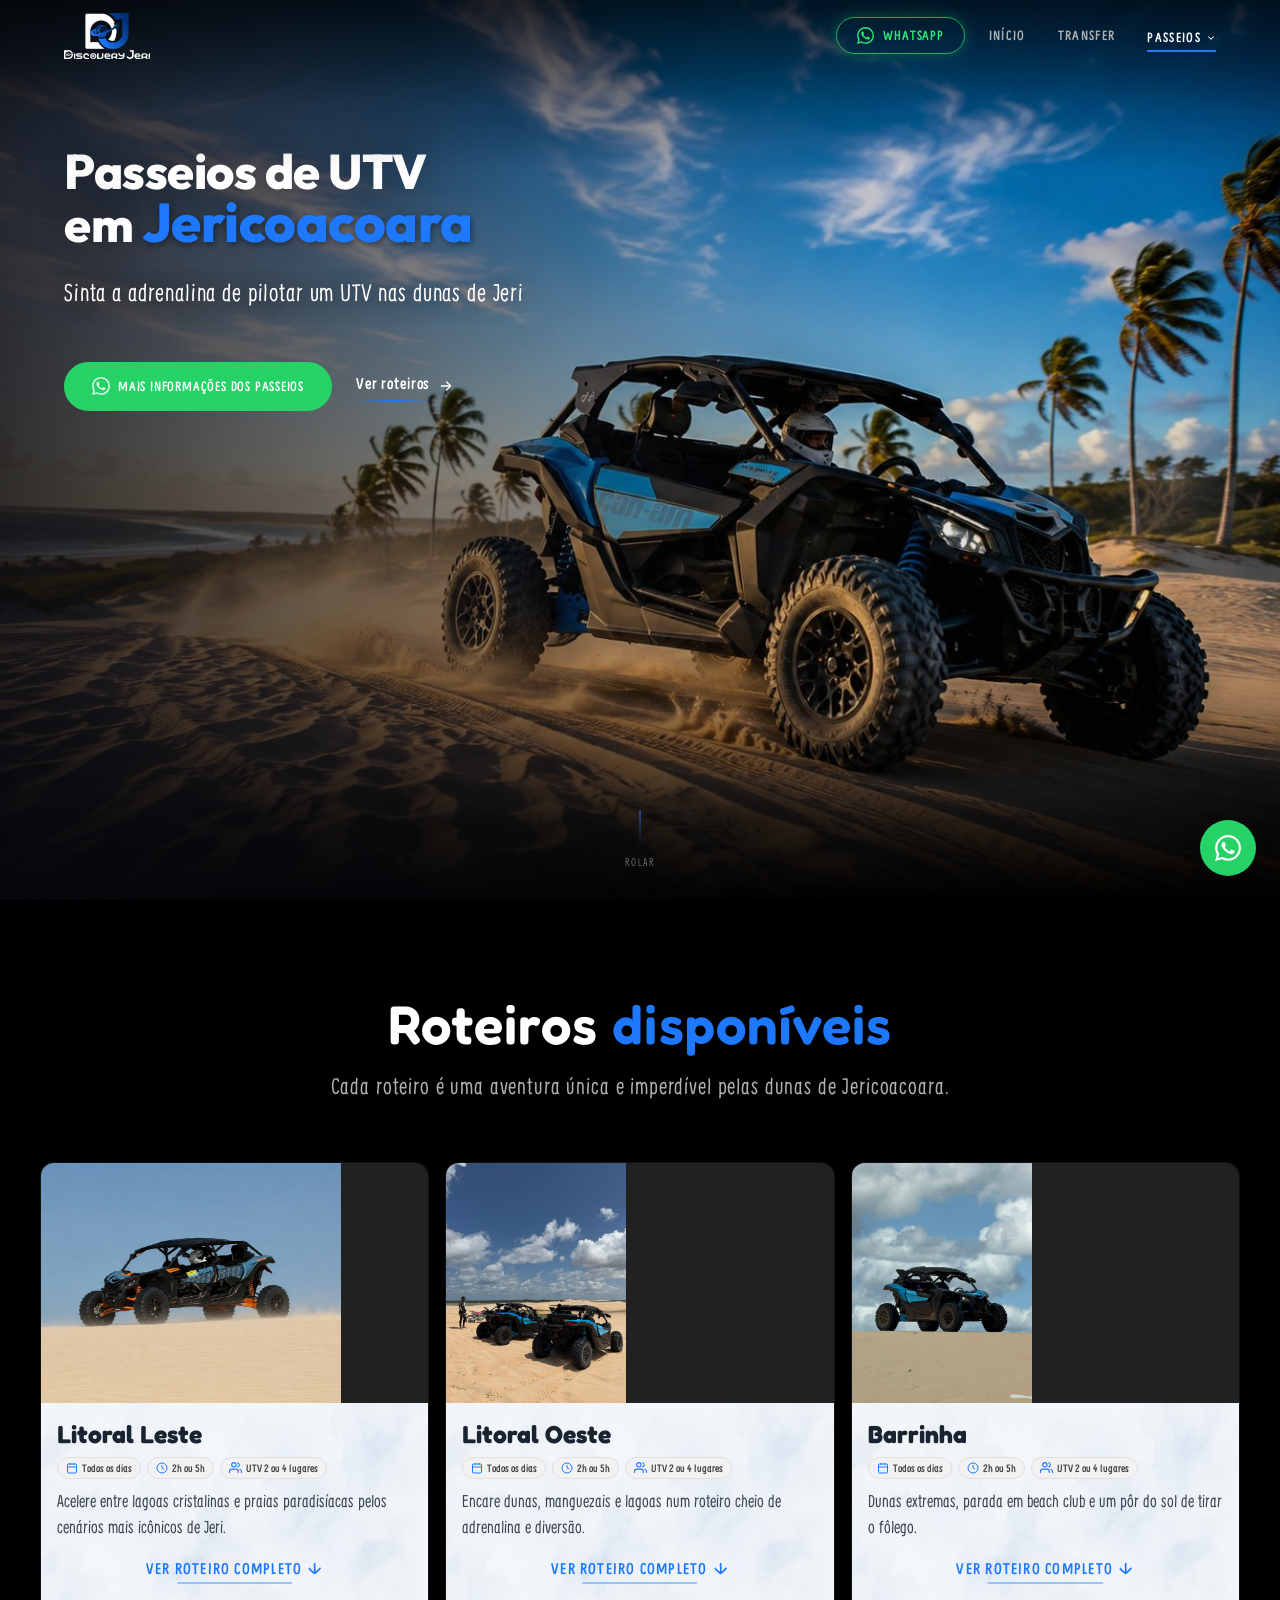
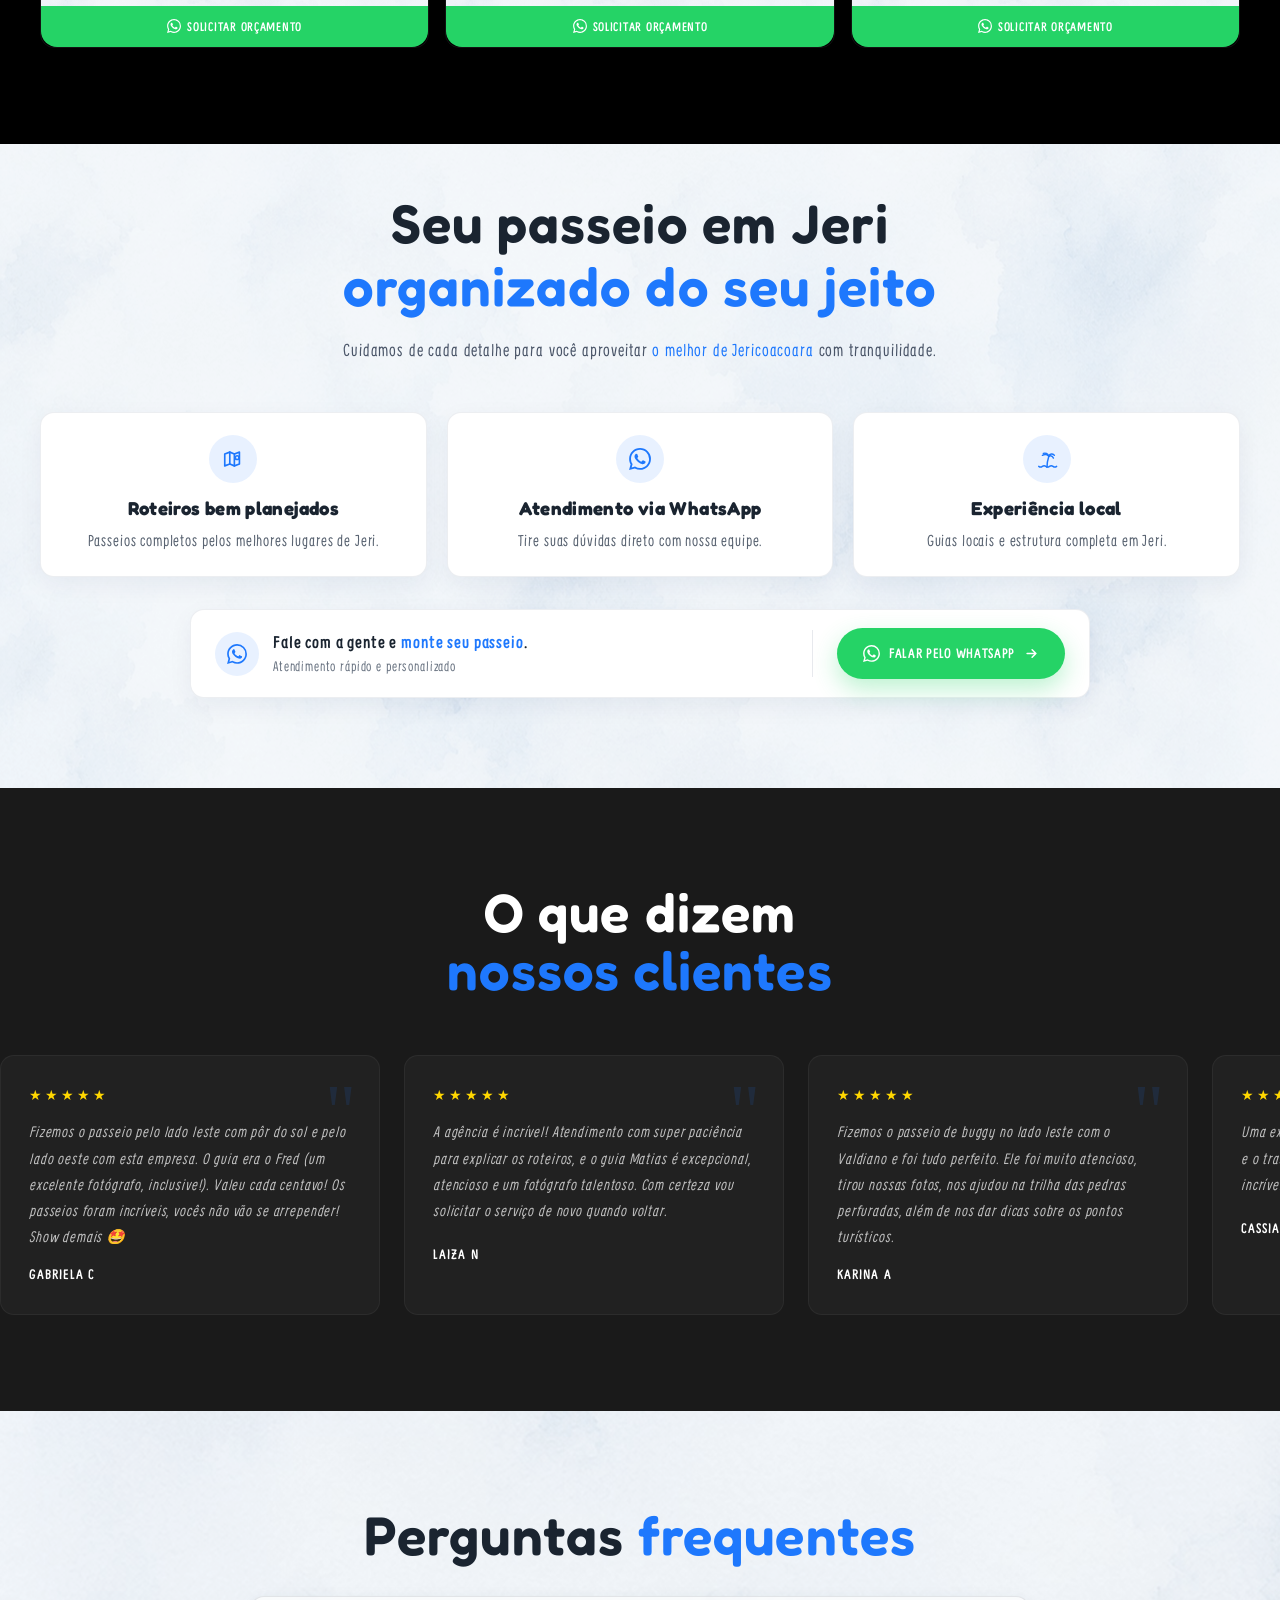
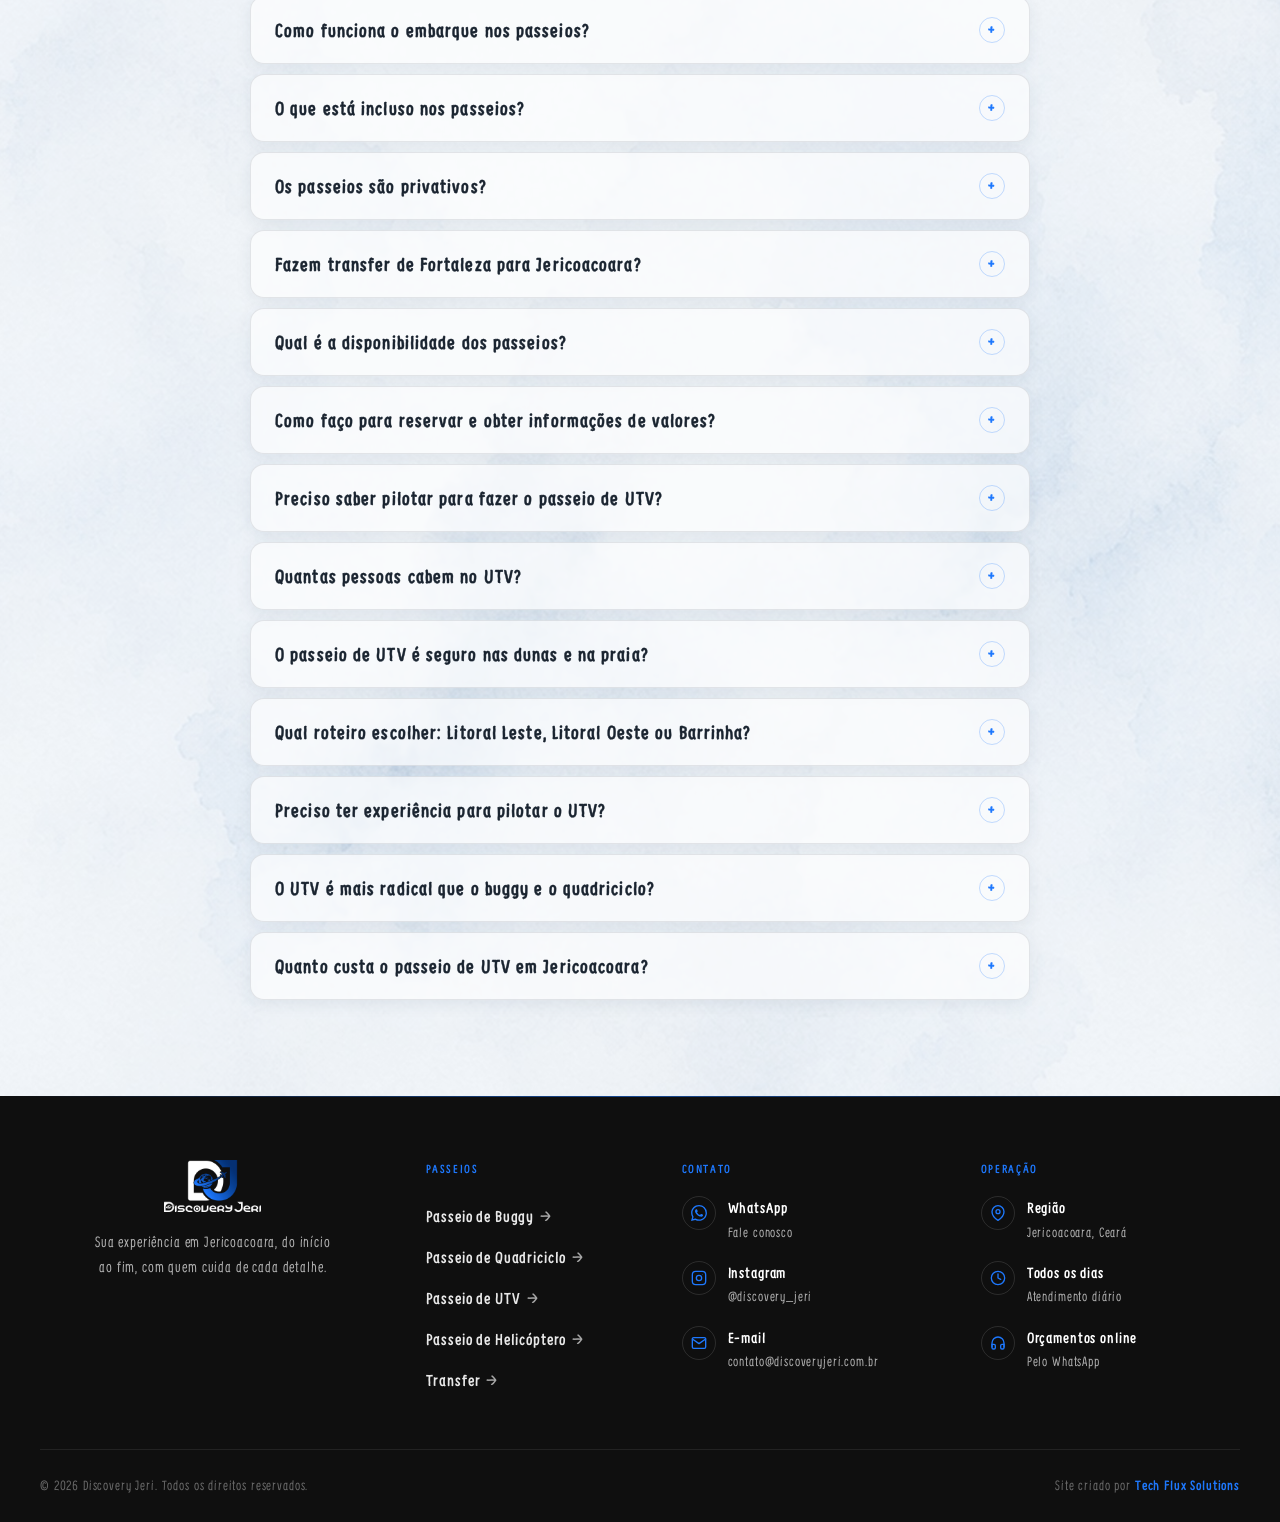
<file: passeio-utv.html>
﻿<!DOCTYPE html>
<html lang="pt-BR">
<head>
  <!-- Google Tag Manager -->
<script>(function(w,d,s,l,i){w[l]=w[l]||[];w[l].push({'gtm.start':
new Date().getTime(),event:'gtm.js'});var f=d.getElementsByTagName(s)[0],
j=d.createElement(s),dl=l!='dataLayer'?'&l='+l:'';j.async=true;j.src=
'https://www.googletagmanager.com/gtm.js?id='+i+dl;f.parentNode.insertBefore(j,f);
})(window,document,'script','dataLayer','GTM-P5H4GKH');</script>
<!-- End Google Tag Manager -->
  <meta charset="UTF-8" />
  <meta name="viewport" content="width=device-width, initial-scale=1.0" />
  <title>Passeio de UTV em Jericoacoara — Discovery Jeri</title>
  <meta name="description" content="Passeio de UTV Maverick X3 em Jericoacoara pelos roteiros Litoral Leste, Litoral Oeste ou Barrinha. Você pilota, guia credenciado acompanha de moto. Saídas todos os dias." />
  <meta name="keywords" content="passeio de UTV Jericoacoara, UTV Jericoacoara, UTV Maverick X3 Jericoacoara, passeio de UTV litoral leste, passeio de UTV litoral oeste, passeio de UTV barrinha" />
  <meta name="robots" content="index, follow" />
  <link rel="canonical" href="https://www.discoveryjeri.com.br/passeio-utv.html" />

  <!-- Open Graph -->
  <meta property="og:type"        content="website" />
  <meta property="og:url"         content="https://www.discoveryjeri.com.br/passeio-utv.html" />
  <meta property="og:title"       content="Passeio de UTV em Jericoacoara — Discovery Jeri" />
  <meta property="og:description" content="Passeio de UTV Maverick X3 em Jericoacoara, você pilota com um guia credenciado de moto ao seu lado, pelos principais roteiros: Litoral Leste, Litoral Oeste e Barrinha." />

  <!-- CSS -->
  <link rel="stylesheet" href="css/style.css" />

  <!-- Favicon -->
  <link rel="icon" href="assets/favicon.ico" sizes="any" />
  <link rel="icon" type="image/png" sizes="32x32" href="assets/favicon-32.png" />
  <link rel="icon" type="image/png" sizes="16x16" href="assets/favicon-16.png" />
  <link rel="apple-touch-icon" sizes="180x180" href="assets/apple-touch-icon.png" />

  <!-- Schema: TouristAttraction + FAQPage -->
  <script type="application/ld+json">
  {
    "@context": "https://schema.org",
    "@type": "TouristTrip",
    "name": "Passeio de UTV em Jericoacoara — Discovery Jeri",
    "description": "Passeio de UTV Maverick X3 pelos principais roteiros de Jericoacoara: Litoral Leste, Litoral Oeste e Barrinha. Você pilota, guia credenciado acompanha de moto.",
    "provider": {
      "@type": "Organization",
      "name": "Discovery Jeri",
      "url": "https://www.discoveryjeri.com.br",
      "telephone": "+5588997261472"
    },
    "touristType": ["Família", "Casal", "Grupo", "Aventureiro"],
    "availableLanguage": "Portuguese",
    "itinerary": [
      { "@type": "Place", "name": "Litoral Leste — Lagoa Azul, Lagoa do Paraíso, Buraco Azul" },
      { "@type": "Place", "name": "Litoral Oeste — Mangue Seco, Lago Grande, Ski Bunda" },
      { "@type": "Place", "name": "Barrinha — Dunas da Barrinha, Pôr do Sol, Restaurante Komaki" }
    ]
  }
  </script>

  <script type="application/ld+json">
  {
    "@context": "https://schema.org",
    "@type": "FAQPage",
    "mainEntity": [
      {
        "@type": "Question",
        "name": "Como funciona o embarque nos passeios?",
        "acceptedAnswer": {
          "@type": "Answer",
          "text": "O embarque é feito diretamente no seu hotel ou pousada em Jericoacoara, a partir das 9h. Não é necessário ir a nenhum ponto de encontro — passamos para buscar você."
        }
      },
      {
        "@type": "Question",
        "name": "O que está incluso nos passeios?",
        "acceptedAnswer": {
          "@type": "Answer",
          "text": "Todos os passeios incluem guia e motorista credenciado. Combustível está incluso. Não estão inclusos: alimentação, bebidas, taxa de balsa e entrada em beach clubs."
        }
      },
      {
        "@type": "Question",
        "name": "Os passeios são privativos?",
        "acceptedAnswer": {
          "@type": "Answer",
          "text": "Sim! Por padrão, todos os passeios são privativos — só você e seu grupo. Não há mistura com outros viajantes."
        }
      },
      {
        "@type": "Question",
        "name": "Fazem transfer de Fortaleza para Jericoacoara?",
        "acceptedAnswer": {
          "@type": "Answer",
          "text": "Sim. Realizamos transfer 4x4 exclusivo saindo do Aeroporto de Fortaleza (aproximadamente 4h30) ou do Aeroporto Regional JJD (aproximadamente 50 minutos), direto para a porta da sua pousada."
        }
      },
      {
        "@type": "Question",
        "name": "Qual é a disponibilidade dos passeios?",
        "acceptedAnswer": {
          "@type": "Answer",
          "text": "Operamos todos os dias, inclusive feriados e baixa temporada. Entre em contato pelo WhatsApp para confirmar disponibilidade na sua data e montar o roteiro ideal."
        }
      },
      {
        "@type": "Question",
        "name": "Como faço para reservar e obter informações de valores?",
        "acceptedAnswer": {
          "@type": "Answer",
          "text": "Entre em contato pelo WhatsApp! Nossa equipe responde rapidamente com disponibilidade, opções de veículo, informações de valores e tudo o que você precisa para garantir sua reserva."
        }
      },
      {
        "@type": "Question",
        "name": "Preciso saber pilotar para fazer o passeio de UTV?",
        "acceptedAnswer": {
          "@type": "Answer",
          "text": "Você mesmo pilota o UTV, mas é fácil de dirigir e um guia credenciado acompanha todo o passeio de moto, à frente, orientando o percurso e a segurança."
        }
      },
      {
        "@type": "Question",
        "name": "Quantas pessoas cabem no UTV?",
        "acceptedAnswer": {
          "@type": "Answer",
          "text": "O UTV Maverick X3 comporta 2 ou 4 pessoas, dependendo da versão. Consulte a disponibilidade pelo WhatsApp."
        }
      },
      {
        "@type": "Question",
        "name": "O passeio de UTV é seguro nas dunas e na praia?",
        "acceptedAnswer": {
          "@type": "Answer",
          "text": "Sim. Um guia credenciado acompanha todo o trajeto de moto, orientando o percurso, e os UTVs são revisados e equipados para rodar com segurança na areia."
        }
      },
      {
        "@type": "Question",
        "name": "Qual roteiro escolher: Litoral Leste, Litoral Oeste ou Barrinha?",
        "acceptedAnswer": {
          "@type": "Answer",
          "text": "O Litoral Leste passa pelas lagoas mais famosas de Jeri. O Litoral Oeste é mais aventureiro, com dunas e travessia de balsa. A Barrinha fica no extremo leste e termina com um pôr do sol exclusivo nas dunas."
        }
      },
      {
        "@type": "Question",
        "name": "Preciso ter experiência para pilotar o UTV?",
        "acceptedAnswer": {
          "@type": "Answer",
          "text": "Não. Mesmo sendo mais radical, o UTV é de fácil pilotagem — o guia credenciado acompanha de perto do início ao fim, orientando todo o percurso."
        }
      },
      {
        "@type": "Question",
        "name": "O UTV é mais radical que o buggy e o quadriciclo?",
        "acceptedAnswer": {
          "@type": "Answer",
          "text": "Sim! O UTV Maverick X3 é a opção mais off-road da frota, com mais potência para encarar dunas mais desafiadoras — ideal para quem busca adrenalina."
        }
      },
      {
        "@type": "Question",
        "name": "Quanto custa o passeio de UTV em Jericoacoara?",
        "acceptedAnswer": {
          "@type": "Answer",
          "text": "O valor varia conforme o roteiro escolhido (Litoral Leste, Litoral Oeste ou Barrinha) e o número de pessoas. Envie os detalhes pelo WhatsApp e receba um orçamento personalizado na hora."
        }
      }
    ]
  }
  </script>
</head>
<body class="page-passeios">
  <!-- Google Tag Manager (noscript) -->
<noscript><iframe src="https://www.googletagmanager.com/ns.html?id=GTM-P5H4GKH"
height="0" width="0" style="display:none;visibility:hidden"></iframe></noscript>
<!-- End Google Tag Manager (noscript) -->

  <!-- ===== NAVIGATION ===== -->
  <nav class="nav nav-header-shadow" role="navigation" aria-label="Menu principal">
    <div class="nav-inner">
      <a href="index.html" class="nav-logo" aria-label="Discovery Jeri — Página inicial">
        <img src="assets/logo-discovery/logo-icone.webp" alt="Discovery Jeri" />
      </a>
      <div class="nav-right">
        <a href="https://wa.me/5588997261472?text=Olá!%20Vim%20pelo%20site!%20Quero%20informações%20sobre%20o%20passeio%20de%20UTV%20em%20Jericoacoara." class="nav-cta nav-cta-desktop" target="_blank" rel="noopener">
          <svg viewBox="0 0 24 24" fill="currentColor" aria-hidden="true"><path d="M17.472 14.382c-.297-.149-1.758-.867-2.03-.967-.273-.099-.471-.148-.67.15-.197.297-.767.966-.94 1.164-.173.199-.347.223-.644.075-.297-.15-1.255-.463-2.39-1.475-.883-.788-1.48-1.761-1.653-2.059-.173-.297-.018-.458.13-.606.134-.133.298-.347.446-.52.149-.174.198-.298.298-.497.099-.198.05-.371-.025-.52-.075-.149-.669-1.612-.916-2.207-.242-.579-.487-.5-.669-.51-.173-.008-.371-.01-.57-.01-.198 0-.52.074-.792.372-.272.297-1.04 1.016-1.04 2.479 0 1.462 1.065 2.875 1.213 3.074.149.198 2.096 3.2 5.077 4.487.709.306 1.262.489 1.694.625.712.227 1.36.195 1.871.118.571-.085 1.758-.719 2.006-1.413.248-.694.248-1.289.173-1.413-.074-.124-.272-.198-.57-.347m-5.421 7.403h-.004a9.87 9.87 0 01-5.031-1.378l-.361-.214-3.741.982.998-3.648-.235-.374a9.86 9.86 0 01-1.51-5.26c.001-5.45 4.436-9.884 9.888-9.884 2.64 0 5.122 1.03 6.988 2.898a9.825 9.825 0 012.893 6.994c-.003 5.45-4.437 9.884-9.885 9.884m8.413-18.297A11.815 11.815 0 0012.05 0C5.495 0 .16 5.335.157 11.892c0 2.096.547 4.142 1.588 5.945L.057 24l6.305-1.654a11.882 11.882 0 005.683 1.448h.005c6.554 0 11.89-5.335 11.893-11.893a11.821 11.821 0 00-3.48-8.413z"/></svg>
          WhatsApp
        </a>
        <div class="nav-links">
          <a href="index.html">Início</a>
          <a href="transfer.html">Transfer</a>
          <div class="nav-dropdown">
            <a href="passeios.html" class="nav-dropdown-trigger active">
              Passeios
              <svg class="nav-dropdown-caret" width="10" height="10" viewBox="0 0 24 24" fill="none" stroke="currentColor" stroke-width="2.5" stroke-linecap="round" stroke-linejoin="round"><polyline points="6 9 12 15 18 9"/></svg>
            </a>
            <div class="nav-dropdown-menu">
              <a href="passeio-buggy.html">Passeio de Buggy</a>
              <a href="passeio-quadriciclo.html">Passeio de Quadriciclo</a>
              <a href="passeio-utv.html">Passeio de UTV</a>
              <a href="passeio-helicoptero.html">Passeio de Helicóptero</a>
            </div>
          </div>
        </div>
      </div>
      <button class="nav-hamburger" id="hamburger" aria-label="Abrir menu" aria-expanded="false">
        <span></span><span></span><span></span>
      </button>
    </div>
  </nav>

  <!-- Mobile menu -->
  <div class="nav-mobile" id="nav-mobile" role="navigation" aria-label="Menu mobile">
    <a href="index.html" class="nav-mobile-row">
      Início
      <svg width="18" height="18" viewBox="0 0 24 24" fill="none" stroke="currentColor" stroke-width="2" stroke-linecap="round" stroke-linejoin="round"><polyline points="9 18 15 12 9 6"/></svg>
    </a>
    <a href="transfer.html" class="nav-mobile-row">
      Transfer
      <svg width="18" height="18" viewBox="0 0 24 24" fill="none" stroke="currentColor" stroke-width="2" stroke-linecap="round" stroke-linejoin="round"><polyline points="9 18 15 12 9 6"/></svg>
    </a>
    <a href="passeios.html" class="nav-mobile-row">
      Passeios
      <svg width="18" height="18" viewBox="0 0 24 24" fill="none" stroke="currentColor" stroke-width="2" stroke-linecap="round" stroke-linejoin="round"><polyline points="6 9 12 15 18 9"/></svg>
    </a>
    <div class="nav-mobile-accordion">
      <div class="nav-mobile-accordion-inner">
        <a href="passeio-buggy.html" class="nav-mobile-sub">Passeio de Buggy<svg width="16" height="16" viewBox="0 0 24 24" fill="none" stroke="currentColor" stroke-width="2" stroke-linecap="round" stroke-linejoin="round"><polyline points="9 18 15 12 9 6"/></svg></a>
        <a href="passeio-quadriciclo.html" class="nav-mobile-sub">Passeio de Quadriciclo<svg width="16" height="16" viewBox="0 0 24 24" fill="none" stroke="currentColor" stroke-width="2" stroke-linecap="round" stroke-linejoin="round"><polyline points="9 18 15 12 9 6"/></svg></a>
        <a href="passeio-utv.html" class="nav-mobile-sub">Passeio de UTV<svg width="16" height="16" viewBox="0 0 24 24" fill="none" stroke="currentColor" stroke-width="2" stroke-linecap="round" stroke-linejoin="round"><polyline points="9 18 15 12 9 6"/></svg></a>
        <a href="passeio-helicoptero.html" class="nav-mobile-sub">Passeio de Helicóptero<svg width="16" height="16" viewBox="0 0 24 24" fill="none" stroke="currentColor" stroke-width="2" stroke-linecap="round" stroke-linejoin="round"><polyline points="9 18 15 12 9 6"/></svg></a>
      </div>
    </div>
    <a href="https://wa.me/5588997261472?text=Olá!%20Vim%20pelo%20site!%20Quero%20informações%20sobre%20o%20passeio%20de%20UTV%20em%20Jericoacoara." class="nav-mobile-whatsapp" target="_blank" rel="noopener">
      <svg width="18" height="18" viewBox="0 0 24 24" fill="currentColor" aria-hidden="true"><path d="M17.472 14.382c-.297-.149-1.758-.867-2.03-.967-.273-.099-.471-.148-.67.15-.197.297-.767.966-.94 1.164-.173.199-.347.223-.644.075-.297-.15-1.255-.463-2.39-1.475-.883-.788-1.48-1.761-1.653-2.059-.173-.297-.018-.458.13-.606.134-.133.298-.347.446-.52.149-.174.198-.298.298-.497.099-.198.05-.371-.025-.52-.075-.149-.669-1.612-.916-2.207-.242-.579-.487-.5-.669-.51-.173-.008-.371-.01-.57-.01-.198 0-.52.074-.792.372-.272.297-1.04 1.016-1.04 2.479 0 1.462 1.065 2.875 1.213 3.074.149.198 2.096 3.2 5.077 4.487.709.306 1.262.489 1.694.625.712.227 1.36.195 1.871.118.571-.085 1.758-.719 2.006-1.413.248-.694.248-1.289.173-1.413-.074-.124-.272-.198-.57-.347m-5.421 7.403h-.004a9.87 9.87 0 01-5.031-1.378l-.361-.214-3.741.982.998-3.648-.235-.374a9.86 9.86 0 01-1.51-5.26c.001-5.45 4.436-9.884 9.888-9.884 2.64 0 5.122 1.03 6.988 2.898a9.825 9.825 0 012.893 6.994c-.003 5.45-4.437 9.884-9.885 9.884m8.413-18.297A11.815 11.815 0 0012.05 0C5.495 0 .16 5.335.157 11.892c0 2.096.547 4.142 1.588 5.945L.057 24l6.305-1.654a11.882 11.882 0 005.683 1.448h.005c6.554 0 11.89-5.335 11.893-11.893a11.821 11.821 0 00-3.48-8.413z"/></svg>
      Falar no WhatsApp
    </a>
  </div>

  <main>

    <!-- ===== HERO ===== -->
    <section class="hero hero-split" aria-label="Passeio de UTV em Jericoacoara">
      <div class="hero-bg"></div>
      <div class="hero-photo hero-photo-desktop" style="background-image: url('assets/hero-passeio-utv.jpg'); opacity: 0.90; background-position: 63% center;"></div>
      <div class="hero-photo hero-photo-mobile" style="background-image: url('assets/hero-passeio-utv-mobile.jpg'); opacity: 0.90;"></div>
      <div class="hero-overlay hero-overlay-strong"></div>

      <!-- LADO ESQUERDO: texto -->
      <div class="hero-split-left hero-split-left-top">
        <h1 class="hero-split-title">
          <span class="htl-desktop">
            <span class="hero-title-line">Passeios de UTV</span>
            <span class="hero-title-line">em <span class="accent-text">Jericoacoara</span></span>
          </span>
          <span class="htl-mobile">
            <span class="hero-title-line" style="font-size: 0.92em; white-space: nowrap;">Passeio de UTV em</span>
            <span class="hero-title-line"><span class="accent-text">Jericoacoara</span></span>
          </span>
        </h1>

        <p class="hero-subtitle" style="max-width: 520px; margin-top: 20px;">
          <span class="htl-desktop" style="white-space: nowrap;">Sinta a adrenalina de pilotar um UTV nas dunas de Jeri</span>
          <span class="htl-mobile">Sinta a adrenalina de pilotar um<br>UTV nas dunas de Jeri</span>
        </p>

        <div class="hero-ctas hero-ctas-lower-mobile hero-ctas-side-desktop" style="margin-top: var(--hero-ctas-mt, 32px);">
          <a href="https://wa.me/5588997261472?text=Olá!%20Vim%20pelo%20site!%20Quero%20informações%20sobre%20o%20passeio%20de%20UTV%20em%20Jericoacoara." class="btn btn-hero-cta" target="_blank" rel="noopener">
            <svg width="18" height="18" viewBox="0 0 24 24" fill="currentColor" aria-hidden="true"><path d="M17.472 14.382c-.297-.149-1.758-.867-2.03-.967-.273-.099-.471-.148-.67.15-.197.297-.767.966-.94 1.164-.173.199-.347.223-.644.075-.297-.15-1.255-.463-2.39-1.475-.883-.788-1.48-1.761-1.653-2.059-.173-.297-.018-.458.13-.606.134-.133.298-.347.446-.52.149-.174.198-.298.298-.497.099-.198.05-.371-.025-.52-.075-.149-.669-1.612-.916-2.207-.242-.579-.487-.5-.669-.51-.173-.008-.371-.01-.57-.01-.198 0-.52.074-.792.372-.272.297-1.04 1.016-1.04 2.479 0 1.462 1.065 2.875 1.213 3.074.149.198 2.096 3.2 5.077 4.487.709.306 1.262.489 1.694.625.712.227 1.36.195 1.871.118.571-.085 1.758-.719 2.006-1.413.248-.694.248-1.289.173-1.413-.074-.124-.272-.198-.57-.347m-5.421 7.403h-.004a9.87 9.87 0 01-5.031-1.378l-.361-.214-3.741.982.998-3.648-.235-.374a9.86 9.86 0 01-1.51-5.26c.001-5.45 4.436-9.884 9.888-9.884 2.64 0 5.122 1.03 6.988 2.898a9.825 9.825 0 012.893 6.994c-.003 5.45-4.437 9.884-9.885 9.884m8.413-18.297A11.815 11.815 0 0012.05 0C5.495 0 .16 5.335.157 11.892c0 2.096.547 4.142 1.588 5.945L.057 24l6.305-1.654a11.882 11.882 0 005.683 1.448h.005c6.554 0 11.89-5.335 11.893-11.893a11.821 11.821 0 00-3.48-8.413z"/></svg>
            Mais informações dos passeios
          </a>
          <a href="#tours-title" class="hero-link-secondary hero-link-hide-mobile" onclick="event.preventDefault();var el=document.getElementById('tours-title');var offset=el.getBoundingClientRect().top+window.scrollY-140;window.scrollTo({top:offset,behavior:'smooth'});">
            <span class="hero-link-text">Ver roteiros</span>
            <svg width="16" height="16" viewBox="0 0 24 24" fill="none" stroke="currentColor" stroke-width="2" stroke-linecap="round" stroke-linejoin="round"><path d="M5 12h14m-6-6 6 6-6 6"/></svg>
          </a>
        </div>

      </div>

      <div class="hero-scroll" aria-hidden="true">Rolar</div>
    </section>

    <!-- ===== ROTEIROS ===== -->
    <section class="tours-section" aria-labelledby="tours-title">
      <div class="container">
        <div class="section-header reveal">
          <h2 id="tours-title">Roteiros <span class="accent-text">disponíveis</span></h2>
          <p style="font-size: 1.3rem; max-width: 720px;">Cada roteiro é uma aventura única e imperdível pelas dunas de Jericoacoara.</p>
        </div>

        <!-- 4 COMPACT TABS -->
        <div class="tour-tabs tour-tabs-3" role="tablist" aria-label="Roteiros de passeio">

          <div class="tour-tab-wrap">
            <button class="tour-tab reveal reveal-d1" data-tour="leste" role="tab" aria-expanded="false" aria-controls="tour-detail-panel">
              <span class="tour-tab-thumb" aria-hidden="true">
                <img src="assets/capas/utv-leste.jpg" alt="Passeio de UTV — Litoral Leste" loading="lazy" style="object-position: center 60%;" />
              </span>
              <span class="tour-tab-body">
                <span class="tour-tab-title">Litoral Leste</span>
                <span class="tour-tab-chips">
                    <span class="tour-chip"><svg width="12" height="12" viewBox="0 0 24 24" fill="none" stroke="currentColor" stroke-width="2"><rect x="3" y="4" width="18" height="18" rx="2"/><line x1="16" y1="2" x2="16" y2="6"/><line x1="8" y1="2" x2="8" y2="6"/><line x1="3" y1="10" x2="21" y2="10"/></svg>Todos os dias</span>
                    <span class="tour-chip"><svg width="12" height="12" viewBox="0 0 24 24" fill="none" stroke="currentColor" stroke-width="2"><circle cx="12" cy="12" r="10"/><polyline points="12 6 12 12 16 14"/></svg>2h ou 5h</span>
                    <span class="tour-chip"><svg width="13" height="13" viewBox="0 0 24 24" fill="none" stroke="currentColor" stroke-width="2" stroke-linecap="round" stroke-linejoin="round"><path d="M17 21v-2a4 4 0 0 0-4-4H5a4 4 0 0 0-4 4v2"/><circle cx="9" cy="7" r="4"/><path d="M23 21v-2a4 4 0 0 0-3-3.87"/><path d="M16 3.13a4 4 0 0 1 0 7.75"/></svg>UTV 2 ou 4 lugares</span>
                  </span>
                <span class="tour-tab-desc">Acelere entre lagoas cristalinas e praias paradisíacas pelos cenários mais icônicos de Jeri.</span>
                <span class="tour-tab-btn"><span class="tour-tab-btn-label">Ver roteiro completo</span> <span class="tour-tab-arrow">↓</span></span>
              </span>
            </button>
            <a class="tour-tab-wa" href="https://wa.me/5588997261472?text=Olá!%20Vim%20pelo%20site!%20Tenho%20interesse%20no%20passeio%20de%20UTV%20Litoral%20Leste%20em%20Jericoacoara.%20Podem%20me%20passar%20mais%20informações?" target="_blank" rel="noopener" onclick="event.stopPropagation()">
              <svg width="14" height="14" viewBox="0 0 24 24" fill="currentColor"><path d="M17.472 14.382c-.297-.149-1.758-.867-2.03-.967-.273-.099-.471-.148-.67.15-.197.297-.767.966-.94 1.164-.173.199-.347.223-.644.075-.297-.15-1.255-.463-2.39-1.475-.883-.788-1.48-1.761-1.653-2.059-.173-.297-.018-.458.13-.606.134-.133.298-.347.446-.52.149-.174.198-.298.298-.497.099-.198.05-.371-.025-.52-.075-.149-.669-1.612-.916-2.207-.242-.579-.487-.5-.669-.51-.173-.008-.371-.01-.57-.01-.198 0-.52.074-.792.372-.272.297-1.04 1.016-1.04 2.479 0 1.462 1.065 2.875 1.213 3.074.149.198 2.096 3.2 5.077 4.487.709.306 1.262.489 1.694.625.712.227 1.36.195 1.871.118.571-.085 1.758-.719 2.006-1.413.248-.694.248-1.289.173-1.413-.074-.124-.272-.198-.57-.347m-5.421 7.403h-.004a9.87 9.87 0 01-5.031-1.378l-.361-.214-3.741.982.998-3.648-.235-.374a9.86 9.86 0 01-1.51-5.26c.001-5.45 4.436-9.884 9.888-9.884 2.64 0 5.122 1.03 6.988 2.898a9.825 9.825 0 012.893 6.994c-.003 5.45-4.437 9.884-9.885 9.884m8.413-18.297A11.815 11.815 0 0012.05 0C5.495 0 .16 5.335.157 11.892c0 2.096.547 4.142 1.588 5.945L.057 24l6.305-1.654a11.882 11.882 0 005.683 1.448h.005c6.554 0 11.89-5.335 11.893-11.893a11.821 11.821 0 00-3.48-8.413z"/></svg>
              Solicitar orçamento
            </a>
          </div>

          <div class="tour-tab-wrap">
            <button class="tour-tab reveal reveal-d2" data-tour="oeste" role="tab" aria-expanded="false" aria-controls="tour-detail-panel">
              <span class="tour-tab-thumb" aria-hidden="true">
                <img src="assets/capas/utv-oeste.jpg" alt="Passeio de UTV — Litoral Oeste" loading="lazy" style="object-position: center 76%;" />
              </span>
              <span class="tour-tab-body">
                <span class="tour-tab-title">Litoral Oeste</span>
                <span class="tour-tab-chips">
                    <span class="tour-chip"><svg width="12" height="12" viewBox="0 0 24 24" fill="none" stroke="currentColor" stroke-width="2"><rect x="3" y="4" width="18" height="18" rx="2"/><line x1="16" y1="2" x2="16" y2="6"/><line x1="8" y1="2" x2="8" y2="6"/><line x1="3" y1="10" x2="21" y2="10"/></svg>Todos os dias</span>
                    <span class="tour-chip"><svg width="12" height="12" viewBox="0 0 24 24" fill="none" stroke="currentColor" stroke-width="2"><circle cx="12" cy="12" r="10"/><polyline points="12 6 12 12 16 14"/></svg>2h ou 5h</span>
                    <span class="tour-chip"><svg width="13" height="13" viewBox="0 0 24 24" fill="none" stroke="currentColor" stroke-width="2" stroke-linecap="round" stroke-linejoin="round"><path d="M17 21v-2a4 4 0 0 0-4-4H5a4 4 0 0 0-4 4v2"/><circle cx="9" cy="7" r="4"/><path d="M23 21v-2a4 4 0 0 0-3-3.87"/><path d="M16 3.13a4 4 0 0 1 0 7.75"/></svg>UTV 2 ou 4 lugares</span>
                  </span>
                <span class="tour-tab-desc">Encare dunas, manguezais e lagoas num roteiro cheio de adrenalina e diversão.</span>
                <span class="tour-tab-btn"><span class="tour-tab-btn-label">Ver roteiro completo</span> <span class="tour-tab-arrow">↓</span></span>
              </span>
            </button>
            <a class="tour-tab-wa" href="https://wa.me/5588997261472?text=Olá!%20Vim%20pelo%20site!%20Tenho%20interesse%20no%20passeio%20de%20UTV%20Litoral%20Oeste%20em%20Jericoacoara.%20Podem%20me%20passar%20mais%20informações?" target="_blank" rel="noopener" onclick="event.stopPropagation()">
              <svg width="14" height="14" viewBox="0 0 24 24" fill="currentColor"><path d="M17.472 14.382c-.297-.149-1.758-.867-2.03-.967-.273-.099-.471-.148-.67.15-.197.297-.767.966-.94 1.164-.173.199-.347.223-.644.075-.297-.15-1.255-.463-2.39-1.475-.883-.788-1.48-1.761-1.653-2.059-.173-.297-.018-.458.13-.606.134-.133.298-.347.446-.52.149-.174.198-.298.298-.497.099-.198.05-.371-.025-.52-.075-.149-.669-1.612-.916-2.207-.242-.579-.487-.5-.669-.51-.173-.008-.371-.01-.57-.01-.198 0-.52.074-.792.372-.272.297-1.04 1.016-1.04 2.479 0 1.462 1.065 2.875 1.213 3.074.149.198 2.096 3.2 5.077 4.487.709.306 1.262.489 1.694.625.712.227 1.36.195 1.871.118.571-.085 1.758-.719 2.006-1.413.248-.694.248-1.289.173-1.413-.074-.124-.272-.198-.57-.347m-5.421 7.403h-.004a9.87 9.87 0 01-5.031-1.378l-.361-.214-3.741.982.998-3.648-.235-.374a9.86 9.86 0 01-1.51-5.26c.001-5.45 4.436-9.884 9.888-9.884 2.64 0 5.122 1.03 6.988 2.898a9.825 9.825 0 012.893 6.994c-.003 5.45-4.437 9.884-9.885 9.884m8.413-18.297A11.815 11.815 0 0012.05 0C5.495 0 .16 5.335.157 11.892c0 2.096.547 4.142 1.588 5.945L.057 24l6.305-1.654a11.882 11.882 0 005.683 1.448h.005c6.554 0 11.89-5.335 11.893-11.893a11.821 11.821 0 00-3.48-8.413z"/></svg>
              Solicitar orçamento
            </a>
          </div>

          <div class="tour-tab-wrap">
            <button class="tour-tab reveal reveal-d3" data-tour="barrinha" role="tab" aria-expanded="false" aria-controls="tour-detail-panel">
              <span class="tour-tab-thumb" aria-hidden="true">
                <img src="assets/capas/utv-barrinha.jpg" alt="Passeio de UTV — Barrinha" loading="lazy" style="object-position: center 58%;" />
              </span>
              <span class="tour-tab-body">
                <span class="tour-tab-title">Barrinha</span>
                <span class="tour-tab-chips">
                    <span class="tour-chip"><svg width="12" height="12" viewBox="0 0 24 24" fill="none" stroke="currentColor" stroke-width="2"><rect x="3" y="4" width="18" height="18" rx="2"/><line x1="16" y1="2" x2="16" y2="6"/><line x1="8" y1="2" x2="8" y2="6"/><line x1="3" y1="10" x2="21" y2="10"/></svg>Todos os dias</span>
                    <span class="tour-chip"><svg width="12" height="12" viewBox="0 0 24 24" fill="none" stroke="currentColor" stroke-width="2"><circle cx="12" cy="12" r="10"/><polyline points="12 6 12 12 16 14"/></svg>2h ou 5h</span>
                    <span class="tour-chip"><svg width="13" height="13" viewBox="0 0 24 24" fill="none" stroke="currentColor" stroke-width="2" stroke-linecap="round" stroke-linejoin="round"><path d="M17 21v-2a4 4 0 0 0-4-4H5a4 4 0 0 0-4 4v2"/><circle cx="9" cy="7" r="4"/><path d="M23 21v-2a4 4 0 0 0-3-3.87"/><path d="M16 3.13a4 4 0 0 1 0 7.75"/></svg>UTV 2 ou 4 lugares</span>
                  </span>
                <span class="tour-tab-desc">Dunas extremas, parada em beach club e um pôr do sol de tirar o fôlego.</span>
                <span class="tour-tab-btn"><span class="tour-tab-btn-label">Ver roteiro completo</span> <span class="tour-tab-arrow">↓</span></span>
              </span>
            </button>
            <a class="tour-tab-wa" href="https://wa.me/5588997261472?text=Olá!%20Vim%20pelo%20site!%20Tenho%20interesse%20no%20passeio%20de%20UTV%20da%20Barrinha%20em%20Jericoacoara.%20Podem%20me%20passar%20mais%20informações?" target="_blank" rel="noopener" onclick="event.stopPropagation()">
              <svg width="14" height="14" viewBox="0 0 24 24" fill="currentColor"><path d="M17.472 14.382c-.297-.149-1.758-.867-2.03-.967-.273-.099-.471-.148-.67.15-.197.297-.767.966-.94 1.164-.173.199-.347.223-.644.075-.297-.15-1.255-.463-2.39-1.475-.883-.788-1.48-1.761-1.653-2.059-.173-.297-.018-.458.13-.606.134-.133.298-.347.446-.52.149-.174.198-.298.298-.497.099-.198.05-.371-.025-.52-.075-.149-.669-1.612-.916-2.207-.242-.579-.487-.5-.669-.51-.173-.008-.371-.01-.57-.01-.198 0-.52.074-.792.372-.272.297-1.04 1.016-1.04 2.479 0 1.462 1.065 2.875 1.213 3.074.149.198 2.096 3.2 5.077 4.487.709.306 1.262.489 1.694.625.712.227 1.36.195 1.871.118.571-.085 1.758-.719 2.006-1.413.248-.694.248-1.289.173-1.413-.074-.124-.272-.198-.57-.347m-5.421 7.403h-.004a9.87 9.87 0 01-5.031-1.378l-.361-.214-3.741.982.998-3.648-.235-.374a9.86 9.86 0 01-1.51-5.26c.001-5.45 4.436-9.884 9.888-9.884 2.64 0 5.122 1.03 6.988 2.898a9.825 9.825 0 012.893 6.994c-.003 5.45-4.437 9.884-9.885 9.884m8.413-18.297A11.815 11.815 0 0012.05 0C5.495 0 .16 5.335.157 11.892c0 2.096.547 4.142 1.588 5.945L.057 24l6.305-1.654a11.882 11.882 0 005.683 1.448h.005c6.554 0 11.89-5.335 11.893-11.893a11.821 11.821 0 00-3.48-8.413z"/></svg>
              Solicitar orçamento
            </a>
          </div>

        </div>

        <!-- DETAIL PANEL -->
        <div class="tour-detail-panel tdp-compact-mobile" id="tour-detail-panel" role="tabpanel" aria-live="polite">
          <!-- conteúdo injetado pelo JavaScript -->
        </div>

      </div>
    </section>

    <!-- ===== CONFIANÇA ===== -->
    <section class="testimonials-section assurance-section" aria-labelledby="assurance-title">
      <div class="container assurance-container">
        <h2 id="assurance-title" class="assurance-title reveal">
          Seu passeio em Jeri<br>
          <span class="accent-text">organizado do seu jeito</span>
        </h2>
        <p class="assurance-sub reveal">Cuidamos de cada detalhe para você aproveitar <span class="accent-text">o melhor de Jericoacoara</span> com tranquilidade.</p>

        <div class="assurance-grid">
          <div class="assurance-card reveal reveal-d1">
            <div class="assurance-icon">
              <svg width="26" height="26" viewBox="0 0 24 24" fill="none" stroke="currentColor" stroke-width="1.8" stroke-linecap="round" stroke-linejoin="round"><path d="M3 6.5l5.5-2 5 2 5.5-2v13l-5.5 2-5-2-5.5 2v-13z"/><path d="M8.5 4.5v13M13.5 6.5v13"/><circle cx="16.5" cy="10.5" r="2"/></svg>
            </div>
            <h3>Roteiros bem planejados</h3>
            <p>Passeios completos pelos melhores lugares de Jeri.</p>
          </div>
          <div class="assurance-card reveal reveal-d2">
            <div class="assurance-icon">
              <svg width="26" height="26" viewBox="0 0 24 24" fill="currentColor"><path d="M17.472 14.382c-.297-.149-1.758-.867-2.03-.967-.273-.099-.471-.148-.67.15-.197.297-.767.966-.94 1.164-.173.199-.347.223-.644.075-.297-.15-1.255-.463-2.39-1.475-.883-.788-1.48-1.761-1.653-2.059-.173-.297-.018-.458.13-.606.134-.133.298-.347.446-.52.149-.174.198-.298.298-.497.099-.198.05-.371-.025-.52-.075-.149-.669-1.612-.916-2.207-.242-.579-.487-.5-.669-.51-.173-.008-.371-.01-.57-.01-.198 0-.52.074-.792.372-.272.297-1.04 1.016-1.04 2.479 0 1.462 1.065 2.875 1.213 3.074.149.198 2.096 3.2 5.077 4.487.709.306 1.262.489 1.694.625.712.227 1.36.195 1.871.118.571-.085 1.758-.719 2.006-1.413.248-.694.248-1.289.173-1.413-.074-.124-.272-.198-.57-.347m-5.421 7.403h-.004a9.87 9.87 0 0 1-5.031-1.378l-.361-.214-3.741.982.998-3.648-.235-.374a9.86 9.86 0 0 1-1.51-5.26c.001-5.45 4.436-9.884 9.888-9.884 2.64 0 5.122 1.03 6.988 2.898a9.825 9.825 0 0 1 2.893 6.994c-.003 5.45-4.437 9.884-9.885 9.884m8.413-18.297A11.815 11.815 0 0 0 12.05 0C5.495 0 .16 5.335.157 11.892c0 2.096.547 4.142 1.588 5.945L.057 24l6.305-1.654a11.882 11.882 0 0 0 5.683 1.448h.005c6.554 0 11.89-5.335 11.893-11.893A11.821 11.821 0 0 0 20.464 3.488"/></svg>
            </div>
            <h3>Atendimento via WhatsApp</h3>
            <p>Tire suas dúvidas direto com nossa equipe.</p>
          </div>
          <div class="assurance-card reveal reveal-d3">
            <div class="assurance-icon">
              <svg width="26" height="26" viewBox="0 0 24 24" fill="none" stroke="currentColor" stroke-width="1.6" stroke-linecap="round" stroke-linejoin="round"><path d="M12 21c0-5 1-9 2-12"/><path d="M14 9c-2-2-5-2-7-1"/><path d="M14 9c-1-3-4-4-6-3"/><path d="M14 9c1-3 4-3 6-1"/><path d="M14 9c2-1 4 0 5 2"/><path d="M3 20c1.3 1 2.6 1 3.9 0 1.3-1 2.6-1 3.9 0 1.3 1 2.6 1 3.9 0 1.3-1 2.6-1 3.9 0 1.3 1 2.6 1 3.9 0"/></svg>
            </div>
            <h3>Experiência local</h3>
            <p>Guias locais e estrutura completa em Jeri.</p>
          </div>
        </div>

        <div class="assurance-cta-bar reveal">
          <div class="assurance-cta-left">
            <span class="assurance-cta-icon" aria-hidden="true">
              <svg width="20" height="20" viewBox="0 0 24 24" fill="currentColor"><path d="M17.472 14.382c-.297-.149-1.758-.867-2.03-.967-.273-.099-.471-.148-.67.15-.197.297-.767.966-.94 1.164-.173.199-.347.223-.644.075-.297-.15-1.255-.463-2.39-1.475-.883-.788-1.48-1.761-1.653-2.059-.173-.297-.018-.458.13-.606.134-.133.298-.347.446-.52.149-.174.198-.298.298-.497.099-.198.05-.371-.025-.52-.075-.149-.669-1.612-.916-2.207-.242-.579-.487-.5-.669-.51-.173-.008-.371-.01-.57-.01-.198 0-.52.074-.792.372-.272.297-1.04 1.016-1.04 2.479 0 1.462 1.065 2.875 1.213 3.074.149.198 2.096 3.2 5.077 4.487.709.306 1.262.489 1.694.625.712.227 1.36.195 1.871.118.571-.085 1.758-.719 2.006-1.413.248-.694.248-1.289.173-1.413-.074-.124-.272-.198-.57-.347m-5.421 7.403h-.004a9.87 9.87 0 0 1-5.031-1.378l-.361-.214-3.741.982.998-3.648-.235-.374a9.86 9.86 0 0 1-1.51-5.26c.001-5.45 4.436-9.884 9.888-9.884 2.64 0 5.122 1.03 6.988 2.898a9.825 9.825 0 0 1 2.893 6.994c-.003 5.45-4.437 9.884-9.885 9.884m8.413-18.297A11.815 11.815 0 0 0 12.05 0C5.495 0 .16 5.335.157 11.892c0 2.096.547 4.142 1.588 5.945L.057 24l6.305-1.654a11.882 11.882 0 0 0 5.683 1.448h.005c6.554 0 11.89-5.335 11.893-11.893A11.821 11.821 0 0 0 20.464 3.488"/></svg>
            </span>
            <div>
              <div class="assurance-cta-title">Fale com a gente e <span class="assurance-cta-highlight">monte seu passeio</span>.</div>
              <div class="assurance-cta-caption">Atendimento rápido e personalizado</div>
            </div>
          </div>
          <a href="https://wa.me/5588997261472?text=Olá!%20Vim%20pelo%20site!%20Quero%20montar%20meu%20roteiro%20de%20passeio%20em%20Jericoacoara!" class="assurance-cta-btn" target="_blank" rel="noopener">
            <svg width="17" height="17" viewBox="0 0 24 24" fill="currentColor"><path d="M17.472 14.382c-.297-.149-1.758-.867-2.03-.967-.273-.099-.471-.148-.67.15-.197.297-.767.966-.94 1.164-.173.199-.347.223-.644.075-.297-.15-1.255-.463-2.39-1.475-.883-.788-1.48-1.761-1.653-2.059-.173-.297-.018-.458.13-.606.134-.133.298-.347.446-.52.149-.174.198-.298.298-.497.099-.198.05-.371-.025-.52-.075-.149-.669-1.612-.916-2.207-.242-.579-.487-.5-.669-.51-.173-.008-.371-.01-.57-.01-.198 0-.52.074-.792.372-.272.297-1.04 1.016-1.04 2.479 0 1.462 1.065 2.875 1.213 3.074.149.198 2.096 3.2 5.077 4.487.709.306 1.262.489 1.694.625.712.227 1.36.195 1.871.118.571-.085 1.758-.719 2.006-1.413.248-.694.248-1.289.173-1.413-.074-.124-.272-.198-.57-.347m-5.421 7.403h-.004a9.87 9.87 0 0 1-5.031-1.378l-.361-.214-3.741.982.998-3.648-.235-.374a9.86 9.86 0 0 1-1.51-5.26c.001-5.45 4.436-9.884 9.888-9.884 2.64 0 5.122 1.03 6.988 2.898a9.825 9.825 0 0 1 2.893 6.994c-.003 5.45-4.437 9.884-9.885 9.884m8.413-18.297A11.815 11.815 0 0 0 12.05 0C5.495 0 .16 5.335.157 11.892c0 2.096.547 4.142 1.588 5.945L.057 24l6.305-1.654a11.882 11.882 0 0 0 5.683 1.448h.005c6.554 0 11.89-5.335 11.893-11.893A11.821 11.821 0 0 0 20.464 3.488"/></svg>
            Falar pelo WhatsApp
            <svg width="15" height="15" viewBox="0 0 24 24" fill="none" stroke="currentColor" stroke-width="2.5" stroke-linecap="round" stroke-linejoin="round"><path d="M5 12h14m-6-6 6 6-6 6"/></svg>
          </a>
        </div>
      </div>
    </section>

    <!-- ===== DEPOIMENTOS ===== -->
    <section style="background: var(--bg-800); padding: var(--section-v) 0; overflow: hidden;" aria-labelledby="testimonials-title">
      <div class="container" style="padding: 0 var(--section-h);">
        <div class="section-header reveal">
          <h2 id="testimonials-title">O que dizem<br><span class="accent-text">nossos clientes</span></h2>
        </div>
      </div><!-- /.container -->

      <div class="testimonials-marquee-wrap">
          <div class="testimonials-marquee-track" id="testimonialsTrack">
            <!-- Set 1 -->
            <div class="testimonial-card reveal reveal-d1">
              <div class="testimonial-quote" aria-hidden="true">"</div>
              <div class="testimonial-stars" aria-label="5 estrelas">★★★★★</div>
              <p class="testimonial-text">Fizemos o passeio pelo lado leste com pôr do sol e pelo lado oeste com esta empresa. O guia era o Fred (um excelente fotógrafo, inclusive!). Valeu cada centavo! Os passeios foram incríveis, vocês não vão se arrepender! Show demais 🤩</p>
              <div class="testimonial-author">Gabriela C</div>
            </div>
            <div class="testimonial-card reveal reveal-d2">
              <div class="testimonial-quote" aria-hidden="true">"</div>
              <div class="testimonial-stars" aria-label="5 estrelas">★★★★★</div>
              <p class="testimonial-text">A agência é incrível! Atendimento com super paciência para explicar os roteiros, e o guia Matias é excepcional, atencioso e um fotógrafo talentoso. Com certeza vou solicitar o serviço de novo quando voltar.</p>
              <div class="testimonial-author">Laiza N</div>
            </div>
            <div class="testimonial-card reveal reveal-d3">
              <div class="testimonial-quote" aria-hidden="true">"</div>
              <div class="testimonial-stars" aria-label="5 estrelas">★★★★★</div>
              <p class="testimonial-text">Fizemos o passeio de buggy no lado leste com o Valdiano e foi tudo perfeito. Ele foi muito atencioso, tirou nossas fotos, nos ajudou na trilha das pedras perfuradas, além de nos dar dicas sobre os pontos turísticos.</p>
              <div class="testimonial-author">Karina A</div>
            </div>
            <div class="testimonial-card reveal">
              <div class="testimonial-quote" aria-hidden="true">"</div>
              <div class="testimonial-stars" aria-label="5 estrelas">★★★★★</div>
              <p class="testimonial-text">Uma experiência incrível desde a reserva até o passeio e o traslado, equipe muito atenciosa e até tiraram fotos incríveis da minha família.</p>
              <div class="testimonial-author">Cassiane C</div>
            </div>
            <div class="testimonial-card reveal">
              <div class="testimonial-quote" aria-hidden="true">"</div>
              <div class="testimonial-stars" aria-label="5 estrelas">★★★★★</div>
              <p class="testimonial-text">Eles proporcionaram a melhor experiência para minha família, com lugares maravilhosos e as melhores fotos em Jeri.</p>
              <div class="testimonial-author">Luciano V</div>
            </div>
            <div class="testimonial-card reveal">
              <div class="testimonial-quote" aria-hidden="true">"</div>
              <div class="testimonial-stars" aria-label="5 estrelas">★★★★★</div>
              <p class="testimonial-text">Fizemos dois passeios com esta empresa e não temos nada a reclamar. A empresa e os operadores são extremamente responsáveis. Um agradecimento especial a toda a equipe.</p>
              <div class="testimonial-author">Alexandre I</div>
            </div>
            <div class="testimonial-card reveal">
              <div class="testimonial-quote" aria-hidden="true">"</div>
              <div class="testimonial-stars" aria-label="5 estrelas">★★★★★</div>
              <p class="testimonial-text">Tudo incrível! Atendimento rápido pelo WhatsApp, transfer do aeroporto superconfortável e passeios simplesmente PERFEITOS! O guia Val é um profissional em fotografia, capturou os momentos mais lindos. Jericoacoara é sensacional, estamos apaixonados! 🙌</p>
              <div class="testimonial-author">Renata</div>
            </div>
            <!-- Set 2 (duplicado para loop infinito) -->
            <div class="testimonial-card" aria-hidden="true">
              <div class="testimonial-quote" aria-hidden="true">"</div>
              <div class="testimonial-stars" aria-label="5 estrelas">★★★★★</div>
              <p class="testimonial-text">Fizemos o passeio pelo lado leste com pôr do sol e pelo lado oeste com esta empresa. O guia era o Fred (um excelente fotógrafo, inclusive!). Valeu cada centavo! Os passeios foram incríveis, vocês não vão se arrepender! Show demais 🤩</p>
              <div class="testimonial-author">Gabriela C</div>
            </div>
            <div class="testimonial-card" aria-hidden="true">
              <div class="testimonial-quote" aria-hidden="true">"</div>
              <div class="testimonial-stars" aria-label="5 estrelas">★★★★★</div>
              <p class="testimonial-text">A agência é incrível! Atendimento com super paciência para explicar os roteiros, e o guia Matias é excepcional, atencioso e um fotógrafo talentoso. Com certeza vou solicitar o serviço de novo quando voltar.</p>
              <div class="testimonial-author">Laiza N</div>
            </div>
            <div class="testimonial-card" aria-hidden="true">
              <div class="testimonial-quote" aria-hidden="true">"</div>
              <div class="testimonial-stars" aria-label="5 estrelas">★★★★★</div>
              <p class="testimonial-text">Fizemos o passeio de buggy no lado leste com o Valdiano e foi tudo perfeito. Ele foi muito atencioso, tirou nossas fotos, nos ajudou na trilha das pedras perfuradas, além de nos dar dicas sobre os pontos turísticos.</p>
              <div class="testimonial-author">Karina A</div>
            </div>
            <div class="testimonial-card" aria-hidden="true">
              <div class="testimonial-quote" aria-hidden="true">"</div>
              <div class="testimonial-stars" aria-label="5 estrelas">★★★★★</div>
              <p class="testimonial-text">Uma experiência incrível desde a reserva até o passeio e o traslado, equipe muito atenciosa e até tiraram fotos incríveis da minha família.</p>
              <div class="testimonial-author">Cassiane C</div>
            </div>
            <div class="testimonial-card" aria-hidden="true">
              <div class="testimonial-quote" aria-hidden="true">"</div>
              <div class="testimonial-stars" aria-label="5 estrelas">★★★★★</div>
              <p class="testimonial-text">Eles proporcionaram a melhor experiência para minha família, com lugares maravilhosos e as melhores fotos em Jeri.</p>
              <div class="testimonial-author">Luciano V</div>
            </div>
            <div class="testimonial-card" aria-hidden="true">
              <div class="testimonial-quote" aria-hidden="true">"</div>
              <div class="testimonial-stars" aria-label="5 estrelas">★★★★★</div>
              <p class="testimonial-text">Fizemos dois passeios com esta empresa e não temos nada a reclamar. A empresa e os operadores são extremamente responsáveis. Um agradecimento especial a toda a equipe.</p>
              <div class="testimonial-author">Alexandre I</div>
            </div>
            <div class="testimonial-card" aria-hidden="true">
              <div class="testimonial-quote" aria-hidden="true">"</div>
              <div class="testimonial-stars" aria-label="5 estrelas">★★★★★</div>
              <p class="testimonial-text">Tudo incrível! Atendimento rápido pelo WhatsApp, transfer do aeroporto superconfortável e passeios simplesmente PERFEITOS! O guia Val é um profissional em fotografia, capturou os momentos mais lindos. Jericoacoara é sensacional, estamos apaixonados! 🙌</p>
              <div class="testimonial-author">Renata</div>
            </div>
          </div>
        </div>
    </section>

    <!-- ===== FAQ ===== -->
    <section class="faq-section" aria-labelledby="faq-title">
      <div class="container">
        <div class="section-header reveal" style="margin-bottom: 32px;">
          <h2 id="faq-title">Perguntas <span class="accent-text">frequentes</span></h2>
        </div>

        <div class="faq-list" role="list">

          <div class="faq-item" role="listitem">
            <button class="faq-question" aria-expanded="false">
              Como funciona o embarque nos passeios?
              <i class="faq-icon" aria-hidden="true">+</i>
            </button>
            <div class="faq-answer" role="region">
              <div class="faq-answer-inner">
                O embarque é feito diretamente no seu hotel ou pousada em Jericoacoara, a partir das 9h. Não é necessário ir a nenhum ponto de encontro — passamos para buscar você.
              </div>
            </div>
          </div>

          <div class="faq-item" role="listitem">
            <button class="faq-question" aria-expanded="false">
              O que está incluso nos passeios?
              <i class="faq-icon" aria-hidden="true">+</i>
            </button>
            <div class="faq-answer" role="region">
              <div class="faq-answer-inner">
                Todos os passeios incluem guia e motorista credenciado. Combustível está incluso. <strong>Não estão inclusos:</strong> alimentação, bebidas, taxa de balsa e entrada em beach clubs.
              </div>
            </div>
          </div>

          <div class="faq-item" role="listitem">
            <button class="faq-question" aria-expanded="false">
              Os passeios são privativos?
              <i class="faq-icon" aria-hidden="true">+</i>
            </button>
            <div class="faq-answer" role="region">
              <div class="faq-answer-inner">
                Sim! Por padrão, todos os passeios são privativos — só você e seu grupo. Não há mistura com outros viajantes.
              </div>
            </div>
          </div>

          <div class="faq-item" role="listitem">
            <button class="faq-question" aria-expanded="false">
              Fazem transfer de Fortaleza para Jericoacoara?
              <i class="faq-icon" aria-hidden="true">+</i>
            </button>
            <div class="faq-answer" role="region">
              <div class="faq-answer-inner">
                Sim. Realizamos transfer 4x4 exclusivo saindo do Aeroporto de Fortaleza (aproximadamente 4h30) ou do Aeroporto Regional JJD (aproximadamente 50 minutos), direto para a porta da sua pousada.
              </div>
            </div>
          </div>

          <div class="faq-item" role="listitem">
            <button class="faq-question" aria-expanded="false">
              Qual é a disponibilidade dos passeios?
              <i class="faq-icon" aria-hidden="true">+</i>
            </button>
            <div class="faq-answer" role="region">
              <div class="faq-answer-inner">
                Operamos todos os dias, inclusive feriados e baixa temporada. Entre em contato pelo WhatsApp para confirmar disponibilidade na sua data e montar o roteiro ideal.
              </div>
            </div>
          </div>

          <div class="faq-item" role="listitem">
            <button class="faq-question" aria-expanded="false">
              Como faço para reservar e obter informações de valores?
              <i class="faq-icon" aria-hidden="true">+</i>
            </button>
            <div class="faq-answer" role="region">
              <div class="faq-answer-inner">
                Entre em contato pelo WhatsApp! Nossa equipe responde rapidamente com disponibilidade, opções de veículo, informações de valores e tudo o que você precisa para garantir sua reserva.
              </div>
            </div>
          </div>

          <div class="faq-item" role="listitem">
            <button class="faq-question" aria-expanded="false">
              Preciso saber pilotar para fazer o passeio de UTV?
              <i class="faq-icon" aria-hidden="true">+</i>
            </button>
            <div class="faq-answer" role="region">
              <div class="faq-answer-inner">
                Você mesmo pilota o UTV, mas é fácil de dirigir e um guia credenciado acompanha todo o passeio de moto, à frente, orientando o percurso e a segurança.
              </div>
            </div>
          </div>

          <div class="faq-item" role="listitem">
            <button class="faq-question" aria-expanded="false">
              Quantas pessoas cabem no UTV?
              <i class="faq-icon" aria-hidden="true">+</i>
            </button>
            <div class="faq-answer" role="region">
              <div class="faq-answer-inner">
                O UTV Maverick X3 comporta 2 ou 4 pessoas, dependendo da versão. Consulte a disponibilidade pelo WhatsApp.
              </div>
            </div>
          </div>

          <div class="faq-item" role="listitem">
            <button class="faq-question" aria-expanded="false">
              O passeio de UTV é seguro nas dunas e na praia?
              <i class="faq-icon" aria-hidden="true">+</i>
            </button>
            <div class="faq-answer" role="region">
              <div class="faq-answer-inner">
                Sim. Um guia credenciado acompanha todo o trajeto de moto, orientando o percurso, e os UTVs são revisados e equipados para rodar com segurança na areia.
              </div>
            </div>
          </div>

          <div class="faq-item" role="listitem">
            <button class="faq-question" aria-expanded="false">
              Qual roteiro escolher: Litoral Leste, Litoral Oeste ou Barrinha?
              <i class="faq-icon" aria-hidden="true">+</i>
            </button>
            <div class="faq-answer" role="region">
              <div class="faq-answer-inner">
                O Litoral Leste passa pelas lagoas mais famosas de Jeri. O Litoral Oeste é mais aventureiro, com dunas e travessia de balsa. A Barrinha fica no extremo leste e termina com um pôr do sol exclusivo nas dunas.
              </div>
            </div>
          </div>

          <div class="faq-item" role="listitem">
            <button class="faq-question" aria-expanded="false">
              Preciso ter experiência para pilotar o UTV?
              <i class="faq-icon" aria-hidden="true">+</i>
            </button>
            <div class="faq-answer" role="region">
              <div class="faq-answer-inner">
                Não. Mesmo sendo mais radical, o UTV é de fácil pilotagem — o guia credenciado acompanha de perto do início ao fim, orientando todo o percurso.
              </div>
            </div>
          </div>

          <div class="faq-item" role="listitem">
            <button class="faq-question" aria-expanded="false">
              O UTV é mais radical que o buggy e o quadriciclo?
              <i class="faq-icon" aria-hidden="true">+</i>
            </button>
            <div class="faq-answer" role="region">
              <div class="faq-answer-inner">
                Sim! O UTV Maverick X3 é a opção mais off-road da frota, com mais potência para encarar dunas mais desafiadoras — ideal para quem busca adrenalina.
              </div>
            </div>
          </div>

          <div class="faq-item" role="listitem">
            <button class="faq-question" aria-expanded="false">
              Quanto custa o passeio de UTV em Jericoacoara?
              <i class="faq-icon" aria-hidden="true">+</i>
            </button>
            <div class="faq-answer" role="region">
              <div class="faq-answer-inner">
                O valor varia conforme o roteiro escolhido (Litoral Leste, Litoral Oeste ou Barrinha) e o número de pessoas. Envie os detalhes pelo WhatsApp e receba um orçamento personalizado na hora.
              </div>
            </div>
          </div>

        </div>
      </div>
    </section>

  </main>

  <!-- ===== FOOTER ===== -->
  <footer class="footer" role="contentinfo">
    <div class="footer-inner">
      <div class="footer-top">
        <div class="footer-brand">
          <img src="assets/logo-discovery/logo-icone.webp" alt="Discovery Jeri" />
          <p>Sua experiência em Jericoacoara, do início<br />ao fim, com quem cuida de cada detalhe.</p>
        </div>

        <div class="footer-col">
          <div class="footer-label">Passeios</div>
          <div class="footer-links">
            <a href="passeio-buggy.html" class="footer-link">Passeio de Buggy <span class="footer-link-arrow">→</span></a>
            <a href="passeio-quadriciclo.html" class="footer-link">Passeio de Quadriciclo <span class="footer-link-arrow">→</span></a>
            <a href="passeio-utv.html" class="footer-link">Passeio de UTV <span class="footer-link-arrow">→</span></a>
            <a href="passeio-helicoptero.html" class="footer-link">Passeio de Helicóptero <span class="footer-link-arrow">→</span></a>
            <a href="transfer.html" class="footer-link">Transfer <span class="footer-link-arrow">→</span></a>
          </div>
        </div>

        <div class="footer-col">
          <div class="footer-label">Contato</div>
          <a href="https://wa.me/5588997261472?text=Olá!%20Vim%20pelo%20site%20e%20gostaria%20de%20mais%20informações." class="footer-item" target="_blank" rel="noopener">
            <span class="footer-item-icon"><svg width="16" height="16" viewBox="0 0 24 24" fill="currentColor" aria-hidden="true"><path d="M17.472 14.382c-.297-.149-1.758-.867-2.03-.967-.273-.099-.471-.148-.67.15-.197.297-.767.966-.94 1.164-.173.199-.347.223-.644.075-.297-.15-1.255-.463-2.39-1.475-.883-.788-1.48-1.761-1.653-2.059-.173-.297-.018-.458.13-.606.134-.133.298-.347.446-.52.149-.174.198-.298.298-.497.099-.198.05-.371-.025-.52-.075-.149-.669-1.612-.916-2.207-.242-.579-.487-.5-.669-.51-.173-.008-.371-.01-.57-.01-.198 0-.52.074-.792.372-.272.297-1.04 1.016-1.04 2.479 0 1.462 1.065 2.875 1.213 3.074.149.198 2.096 3.2 5.077 4.487.709.306 1.262.489 1.694.625.712.227 1.36.195 1.871.118.571-.085 1.758-.719 2.006-1.413.248-.694.248-1.289.173-1.413-.074-.124-.272-.198-.57-.347m-5.421 7.403h-.004a9.87 9.87 0 01-5.031-1.378l-.361-.214-3.741.982.998-3.648-.235-.374a9.86 9.86 0 01-1.51-5.26c.001-5.45 4.436-9.884 9.888-9.884 2.64 0 5.122 1.03 6.988 2.898a9.825 9.825 0 012.893 6.994c-.003 5.45-4.437 9.884-9.885 9.884m8.413-18.297A11.815 11.815 0 0012.05 0C5.495 0 .16 5.335.157 11.892c0 2.096.547 4.142 1.588 5.945L.057 24l6.305-1.654a11.882 11.882 0 005.683 1.448h.005c6.554 0 11.89-5.335 11.893-11.893a11.821 11.821 0 00-3.48-8.413z"/></svg></span>
            <span class="footer-item-text">
              <span class="footer-item-title">WhatsApp</span>
              <span class="footer-item-sub">Fale conosco</span>
            </span>
          </a>
          <a href="https://www.instagram.com/discovery_jeri" class="footer-item" target="_blank" rel="noopener">
            <span class="footer-item-icon"><svg width="16" height="16" viewBox="0 0 24 24" fill="none" stroke="currentColor" stroke-width="2" stroke-linecap="round" stroke-linejoin="round"><rect x="2" y="2" width="20" height="20" rx="5"/><circle cx="12" cy="12" r="4"/><circle cx="17.5" cy="6.5" r="0.6" fill="currentColor" stroke="none"/></svg></span>
            <span class="footer-item-text">
              <span class="footer-item-title">Instagram</span>
              <span class="footer-item-sub">@discovery_jeri</span>
            </span>
          </a>
          <a href="mailto:contato@discoveryjeri.com.br" class="footer-item">
            <span class="footer-item-icon"><svg width="16" height="16" viewBox="0 0 24 24" fill="none" stroke="currentColor" stroke-width="2" stroke-linecap="round" stroke-linejoin="round"><path d="M4 4h16c1.1 0 2 .9 2 2v12c0 1.1-.9 2-2 2H4c-1.1 0-2-.9-2-2V6c0-1.1.9-2 2-2z"/><polyline points="22,6 12,13 2,6"/></svg></span>
            <span class="footer-item-text">
              <span class="footer-item-title">E-mail</span>
              <span class="footer-item-sub">contato@discoveryjeri.com.br</span>
            </span>
          </a>
        </div>

        <div class="footer-col">
          <div class="footer-label">Operação</div>
          <div class="footer-item">
            <span class="footer-item-icon"><svg width="16" height="16" viewBox="0 0 24 24" fill="none" stroke="currentColor" stroke-width="2" stroke-linecap="round" stroke-linejoin="round"><path d="M21 10c0 7-9 13-9 13s-9-6-9-13a9 9 0 0 1 18 0z"/><circle cx="12" cy="10" r="3"/></svg></span>
            <span class="footer-item-text">
              <span class="footer-item-title">Região</span>
              <span class="footer-item-sub">Jericoacoara, Ceará</span>
            </span>
          </div>
          <div class="footer-item">
            <span class="footer-item-icon"><svg width="16" height="16" viewBox="0 0 24 24" fill="none" stroke="currentColor" stroke-width="2" stroke-linecap="round" stroke-linejoin="round"><circle cx="12" cy="12" r="10"/><polyline points="12 6 12 12 16 14"/></svg></span>
            <span class="footer-item-text">
              <span class="footer-item-title">Todos os dias</span>
              <span class="footer-item-sub">Atendimento diário</span>
            </span>
          </div>
          <div class="footer-item">
            <span class="footer-item-icon"><svg width="16" height="16" viewBox="0 0 24 24" fill="none" stroke="currentColor" stroke-width="2" stroke-linecap="round" stroke-linejoin="round"><path d="M3 18v-6a9 9 0 0 1 18 0v6"/><path d="M21 19a2 2 0 0 1-2 2h-1a2 2 0 0 1-2-2v-3a2 2 0 0 1 2-2h3zM3 19a2 2 0 0 0 2 2h1a2 2 0 0 0 2-2v-3a2 2 0 0 0-2-2H3z"/></svg></span>
            <span class="footer-item-text">
              <span class="footer-item-title">Orçamentos online</span>
              <span class="footer-item-sub">Pelo WhatsApp</span>
            </span>
          </div>
        </div>
      </div>

      <div class="footer-bottom">
        <p>© 2026 Discovery Jeri. Todos os direitos reservados.</p>
        <p>Site criado por <a href="https://techfluxsolutions.com.br/" target="_blank" rel="noopener"><strong>Tech Flux Solutions</strong></a></p>
      </div>
    </div>
  </footer>

  <a href="https://wa.me/5588997261472?text=Olá!%20Vim%20pelo%20site%20e%20gostaria%20de%20mais%20informações." class="floating-wa" target="_blank" rel="noopener" aria-label="Falar no WhatsApp">
    <svg width="26" height="26" viewBox="0 0 24 24" fill="currentColor" aria-hidden="true"><path d="M17.472 14.382c-.297-.149-1.758-.867-2.03-.967-.273-.099-.471-.148-.67.15-.197.297-.767.966-.94 1.164-.173.199-.347.223-.644.075-.297-.15-1.255-.463-2.39-1.475-.883-.788-1.48-1.761-1.653-2.059-.173-.297-.018-.458.13-.606.134-.133.298-.347.446-.52.149-.174.198-.298.298-.497.099-.198.05-.371-.025-.52-.075-.149-.669-1.612-.916-2.207-.242-.579-.487-.5-.669-.51-.173-.008-.371-.01-.57-.01-.198 0-.52.074-.792.372-.272.297-1.04 1.016-1.04 2.479 0 1.462 1.065 2.875 1.213 3.074.149.198 2.096 3.2 5.077 4.487.709.306 1.262.489 1.694.625.712.227 1.36.195 1.871.118.571-.085 1.758-.719 2.006-1.413.248-.694.248-1.289.173-1.413-.074-.124-.272-.198-.57-.347m-5.421 7.403h-.004a9.87 9.87 0 01-5.031-1.378l-.361-.214-3.741.982.998-3.648-.235-.374a9.86 9.86 0 01-1.51-5.26c.001-5.45 4.436-9.884 9.888-9.884 2.64 0 5.122 1.03 6.988 2.898a9.825 9.825 0 012.893 6.994c-.003 5.45-4.437 9.884-9.885 9.884m8.413-18.297A11.815 11.815 0 0012.05 0C5.495 0 .16 5.335.157 11.892c0 2.096.547 4.142 1.588 5.945L.057 24l6.305-1.654a11.882 11.882 0 005.683 1.448h.005c6.554 0 11.89-5.335 11.893-11.893a11.821 11.821 0 00-3.48-8.413z"/></svg>
  </a>

  <script>
    // Cabeçalho transparente → sólido ao rolar
    const nav = document.querySelector('.nav');
    const onScroll = () => {
      nav.classList.toggle('scrolled', window.scrollY > 40);
    };
    onScroll();
    window.addEventListener('scroll', onScroll, { passive: true });

    const hamburger = document.getElementById('hamburger');
    const navMobile = document.getElementById('nav-mobile');
    hamburger.addEventListener('click', () => {
      const isOpen = navMobile.classList.toggle('open');
      hamburger.classList.toggle('open');
      hamburger.setAttribute('aria-expanded', isOpen);
    });
    navMobile.querySelectorAll('a').forEach(link => {
      link.addEventListener('click', () => {
        navMobile.classList.remove('open');
        hamburger.classList.remove('open');
        hamburger.setAttribute('aria-expanded', 'false');
      });
    });

    // FAQ accordion
    document.querySelectorAll('.faq-question').forEach(btn => {
      btn.addEventListener('click', () => {
        const item = btn.closest('.faq-item');
        const isOpen = item.classList.contains('open');
        document.querySelectorAll('.faq-item').forEach(i => {
          i.classList.remove('open');
          i.querySelector('.faq-question').setAttribute('aria-expanded', 'false');
        });
        if (!isOpen) {
          item.classList.add('open');
          btn.setAttribute('aria-expanded', 'true');
        }
      });
    });

    const reveals = document.querySelectorAll('.reveal');
    const observer = new IntersectionObserver((entries) => {
      entries.forEach(entry => {
        if (entry.isIntersecting) {
          entry.target.classList.add('visible');
          observer.unobserve(entry.target);
        }
      });
    }, { threshold: 0.1, rootMargin: '0px 0px -40px 0px' });
    reveals.forEach(el => observer.observe(el));

    // ===== TOUR TABS =====
    const TOURS = {
      leste: {
        icon: '<svg width="22" height="22" viewBox="0 0 24 24" fill="none" stroke="currentColor" stroke-width="1.8" stroke-linecap="round" stroke-linejoin="round"><path d="M2 12c1.5-2 3-2 4.5 0s3 2 4.5 0 3-2 4.5 0 3 2 4.5 0"/><path d="M2 17c1.5-2 3-2 4.5 0s3 2 4.5 0 3-2 4.5 0 3 2 4.5 0"/><path d="M2 7c1.5-2 3-2 4.5 0s3 2 4.5 0 3-2 4.5 0 3 2 4.5 0"/></svg>',
        title: 'Litoral Leste',
        subtitle: 'As lagoas mais bonitas de Jericoacoara',
        map: 'assets/mapas/mapa-leste.jpg',
        duration: '2h ou 5h',
        departure: 'A partir das 09:00h',
        stops: [
          { name: 'Lagun Beach Club',      photo: 'assets/passeios/leste/01-lagun-beach-club.png',  note: 'Beach club à beira-mar — parada para fotos ou mergulho' },
          { name: 'Árvore da Preguiça',    photo: 'assets/passeios/leste/02-arvore-da-preguica.png', note: 'Ponto turístico icônico de Jericoacoara' },
          { name: 'Praia do Preá',         photo: 'assets/passeios/leste/03-praia-do-prea.png',      note: 'Praia preservada com ondas e vento ideais para kitesurfe' },
          { name: 'Buraco Azul',           photo: 'assets/passeios/leste/04-buraco-azul.png',        note: 'Cratera natural de água cristalina — um dos pontos mais impressionantes' },
          { name: 'Parque Nacional de Jeri', photo: 'assets/passeios/leste/05-parque-nacional.png', note: 'Área de preservação ambiental com dunas e trilhas' },
          { name: 'Lagoa do Paraíso',      photo: 'assets/passeios/leste/06-lagoa-do-paraiso.png',   note: 'Lagoa de água doce com águas esverdeadas e transparentes' },
          { name: 'Lagoa do Amâncio',      photo: 'assets/passeios/leste/07-lagoa-do-amancio.png',   note: 'Lagoa cercada de dunas — parada para banho' },
          { name: 'Lagoa Azul',            photo: 'assets/passeios/leste/08-lagoa-azul.png',          note: 'A mais famosa lagoa da região — águas azul-turquesa deslumbrantes' },
        ],
        notes: [
          'Embarque no seu hotel em Jericoacoara a partir das 09:00h',
          'Guia ou condutor credenciado incluso em todos os roteiros',
        ],
        waLink: 'https://wa.me/5588997261472?text=Olá!%20Vim%20pelo%20site!%20Tenho%20interesse%20no%20passeio%20de%20UTV%20Litoral%20Leste%20em%20Jericoacoara.%20Podem%20me%20passar%20mais%20informações?',
      },
      oeste: {
        icon: '<svg width="22" height="22" viewBox="0 0 24 24" fill="none" stroke="currentColor" stroke-width="1.8" stroke-linecap="round" stroke-linejoin="round"><circle cx="12" cy="12" r="10"/><path d="M12 2a15.3 15.3 0 0 1 4 10 15.3 15.3 0 0 1-4 10 15.3 15.3 0 0 1-4-10 15.3 15.3 0 0 1 4-10z"/><line x1="2" y1="12" x2="22" y2="12"/></svg>',
        title: 'Litoral Oeste',
        subtitle: 'Aventura, natureza e adrenalina rumo ao poente',
        map: 'assets/mapas/mapa-oeste.jpg',
        duration: '2h ou 5h',
        departure: 'A partir das 09:00h',
        stops: [
          { name: 'Travessia de Balsa',   photo: 'assets/passeios/oeste/01-travessia-de-balsa.png', note: 'Travessia de balsa — o começo da aventura rumo ao oeste' },
          { name: 'Cavalo Marinho',       photo: 'assets/passeios/oeste/02-cavalo-marinho.png',      note: 'Parada para ver o famoso cavalo-marinho da região' },
          { name: 'Mangue Seco',          photo: 'assets/passeios/oeste/03-mangue-seco.png',          note: 'Manguezal preservado com paisagem exuberante' },
          { name: 'Off Road nas Dunas',   photo: 'assets/passeios/oeste/04-off-road-dunas.png',       note: 'Trilha off road pelas dunas — adrenalina pura' },
          { name: 'Ski Bunda',            photo: 'assets/passeios/oeste/05-ski-bunda.png',            note: 'A atração mais divertida do passeio — sandboard nas dunas' },
          { name: 'Toboágua Natural',     photo: 'assets/passeios/oeste/06-toboagua.png',             note: 'Escorregador natural de água entre as dunas' },
          { name: 'Lago Grande',          photo: 'assets/passeios/oeste/07-lago-grande.png',          note: 'Grande espelho d\'água cercado de dunas brancas' },
          { name: 'Cardápio ao Vivo',     photo: 'assets/passeios/oeste/08-cardapio-ao-vivo.png',     note: 'Parada gastronômica com frutos do mar frescos' },
          { name: 'Laguna Guriú',         photo: 'assets/passeios/oeste/09-laguna-guriu.png',         note: 'Laguna de águas calmas cercada de vegetação nativa' },
          { name: 'Lago da Torta',        photo: 'assets/passeios/oeste/10-lago-da-torta.png',        note: 'Lago rodeado de dunas — parada tranquila para banho' },
        ],
        notes: [
          'Embarque no seu hotel em Jericoacoara a partir das 09:00h',
          'Guia ou condutor credenciado incluso em todos os roteiros',
        ],
        waLink: 'https://wa.me/5588997261472?text=Olá!%20Vim%20pelo%20site!%20Tenho%20interesse%20no%20passeio%20de%20UTV%20Litoral%20Oeste%20em%20Jericoacoara.%20Podem%20me%20passar%20mais%20informações?',
      },
      barrinha: {
        icon: '<svg width="22" height="22" viewBox="0 0 24 24" fill="none" stroke="currentColor" stroke-width="1.8" stroke-linecap="round" stroke-linejoin="round"><circle cx="12" cy="12" r="4"/><path d="M12 2v2M12 20v2M4.93 4.93l1.41 1.41M17.66 17.66l1.41 1.41M2 12h2M20 12h2M4.93 19.07l1.41-1.41M17.66 6.34l1.41-1.41"/></svg>',
        title: 'Barrinha — Extremo Leste',
        subtitle: 'Dunas, silêncio e o pôr do sol mais bonito de Jeri',
        map: 'assets/mapas/mapa-barrinha.jpg',
        duration: '2h ou 5h',
        departure: 'A partir das 09:00h',
        stops: [
          { name: 'Árvore da Preguiça',      photo: 'assets/passeios/barrinha/02-arvore-da-preguica.png',   note: 'Parada no ponto turístico mais fotografado de Jericoacoara' },
          { name: 'Praia do Preá',           photo: 'assets/passeios/barrinha/03-praia-do-prea.png',        note: 'Praia preservada com ventos constantes — paraíso dos kitesurfistas' },
          { name: 'Dunas da Barrinha',       photo: 'assets/passeios/barrinha/04-dunas-da-barrinha.png',    note: 'Dunas monumentais no extremo leste — a paisagem mais dramática da região' },
          { name: 'Restaurante Komaki',      photo: 'assets/passeios/barrinha/05-restaurante-komaki.png',   note: 'Parada para almoço ou lanche em restaurante na beira da praia' },
          { name: 'Beira d\'Água',           photo: 'assets/passeios/barrinha/06-beira-dagua.png',          note: 'Trecho de praia selvagem entre dunas e mar aberto' },
          { name: 'Munzuá',                  photo: 'assets/passeios/barrinha/07-munzua.png',               note: 'Vilarejo isolado — experiência cultural autêntica do litoral cearense' },
          { name: 'Pôr do Sol nas Dunas',    photo: 'assets/passeios/barrinha/08-por-do-sol.png', flag: '🌅', note: 'O encerramento perfeito: pôr do sol visto do alto das dunas da Barrinha' },
        ],
        notes: [
          'Embarque no seu hotel em Jericoacoara a partir das 09:00h',
          'Guia ou condutor credenciado incluso em todos os roteiros',
        ],
        waLink: 'https://wa.me/5588997261472?text=Olá!%20Vim%20pelo%20site!%20Tenho%20interesse%20no%20passeio%20de%20UTV%20da%20Barrinha%20em%20Jericoacoara.%20Podem%20me%20passar%20mais%20informações?',
      },
    };

    const panel = document.getElementById('tour-detail-panel');
    const tabs = document.querySelectorAll('.tour-tab');
    let activeKey = null;

    function renderPanel(key) {
      const t = TOURS[key];

      const stopItem = (s, i) => `
        <div class="tdp-stop">
          <div class="tdp-stop-photo">
            ${s.photo ? `<img src="${s.photo}" alt="${s.name}" loading="lazy" />` : ''}
          </div>
        </div>`;

      const stopsHtml = t.stops.map((s, i) => stopItem(s, i)).join('');

      const noteIcons = [
        '<svg width="18" height="18" viewBox="0 0 24 24" fill="none" stroke="currentColor" stroke-width="1.8" stroke-linecap="round" stroke-linejoin="round"><path d="M6 22V4a1 1 0 0 1 1-1h10a1 1 0 0 1 1 1v18"/><path d="M2 22h20"/><path d="M9 7h1M14 7h1M9 11h1M14 11h1M9 15h1M14 15h1"/></svg>',
        '<svg width="18" height="18" viewBox="0 0 24 24" fill="none" stroke="currentColor" stroke-width="1.8" stroke-linecap="round" stroke-linejoin="round"><circle cx="12" cy="8" r="4"/><path d="M4 21v-1a6 6 0 0 1 6-6h4a6 6 0 0 1 6 6v1"/><path d="m9 15 2 2 4-4"/></svg>',
      ];

      const notesHtml = `
        <div class="tdp-infobar-notes">
          <div class="tdp-infobar-item">
            <div class="tdp-infobar-label">Informações importantes</div>
            <div class="tdp-infobar-row">
              <span class="tdp-infobar-icon">${noteIcons[0]}</span>
              <div class="tdp-infobar-desc">${t.notes[0]}</div>
            </div>
          </div>
          ${t.notes.slice(1).map((n, i) => `
          <div class="tdp-infobar-item">
            <div class="tdp-infobar-label tdp-infobar-label--ghost" aria-hidden="true">&nbsp;</div>
            <div class="tdp-infobar-row">
              <span class="tdp-infobar-icon">${noteIcons[(i + 1) % noteIcons.length]}</span>
              <div class="tdp-infobar-desc">${n}</div>
            </div>
          </div>`).join('')}
        </div>`;

      panel.innerHTML = `
        <button class="tour-detail-close" aria-label="Fechar detalhes">✕</button>
        <div class="tour-detail-inner">
          <div class="tdp-header">
            <div class="tdp-header-left">
              <div class="tdp-title">${t.title}</div>
              <div class="tdp-subtitle">${t.subtitle}</div>
            </div>
            <div class="tdp-meta">
              <span><svg width="13" height="13" viewBox="0 0 24 24" fill="none" stroke="currentColor" stroke-width="2"><rect x="3" y="4" width="18" height="18" rx="2"/><line x1="16" y1="2" x2="16" y2="6"/><line x1="8" y1="2" x2="8" y2="6"/><line x1="3" y1="10" x2="21" y2="10"/></svg> Todos os dias</span>
              <span><svg width="13" height="13" viewBox="0 0 24 24" fill="none" stroke="currentColor" stroke-width="2"><circle cx="12" cy="12" r="10"/><polyline points="12 6 12 12 16 14"/></svg> ${t.duration}</span>
              <span><svg width="13" height="13" viewBox="0 0 24 24" fill="none" stroke="currentColor" stroke-width="2"><path d="M6 2L2 6"/><path d="M22 6l-4-4"/><circle cx="12" cy="13" r="8"/><polyline points="12 9 12 13 14 15"/></svg> ${t.departure}</span>
              <span><svg width="13" height="13" viewBox="0 0 24 24" fill="none" stroke="currentColor" stroke-width="2" stroke-linecap="round" stroke-linejoin="round"><path d="M17 21v-2a4 4 0 0 0-4-4H5a4 4 0 0 0-4 4v2"/><circle cx="9" cy="7" r="4"/><path d="M23 21v-2a4 4 0 0 0-3-3.87"/><path d="M16 3.13a4 4 0 0 1 0 7.75"/></svg> UTV 2 ou 4 lugares</span>
              <span><svg width="13" height="13" viewBox="0 0 24 24" fill="none" stroke="currentColor" stroke-width="2"><path d="M12 22s8-4 8-10V5l-8-3-8 3v7c0 6 8 10 8 10z"/></svg> Privativo / Compartilhado</span>
              <span><svg width="13" height="13" viewBox="0 0 24 24" fill="none" stroke="currentColor" stroke-width="2"><path d="M20 21v-2a4 4 0 0 0-4-4H8a4 4 0 0 0-4 4v2"/><circle cx="12" cy="7" r="4"/></svg> Guia / Condutor incluso</span>
            </div>
          </div>
          <div class="tdp-stops-grid${t.stops.length >= 10 ? ' tdp-stops-grid--5col' : ''}">
            ${stopsHtml}
          </div>
          <div class="tdp-infobar">
            ${notesHtml}
            <div class="tdp-infobar-cta">
              <a href="${t.waLink}" class="tdp-cta" target="_blank" rel="noopener">
                <svg width="18" height="18" viewBox="0 0 24 24" fill="currentColor" aria-hidden="true"><path d="M17.472 14.382c-.297-.149-1.758-.867-2.03-.967-.273-.099-.471-.148-.67.15-.197.297-.767.966-.94 1.164-.173.199-.347.223-.644.075-.297-.15-1.255-.463-2.39-1.475-.883-.788-1.48-1.761-1.653-2.059-.173-.297-.018-.458.13-.606.134-.133.298-.347.446-.52.149-.174.198-.298.298-.497.099-.198.05-.371-.025-.52-.075-.149-.669-1.612-.916-2.207-.242-.579-.487-.5-.669-.51-.173-.008-.371-.01-.57-.01-.198 0-.52.074-.792.372-.272.297-1.04 1.016-1.04 2.479 0 1.462 1.065 2.875 1.213 3.074.149.198 2.096 3.2 5.077 4.487.709.306 1.262.489 1.694.625.712.227 1.36.195 1.871.118.571-.085 1.758-.719 2.006-1.413.248-.694.248-1.289.173-1.413-.074-.124-.272-.198-.57-.347m-5.421 7.403h-.004a9.87 9.87 0 01-5.031-1.378l-.361-.214-3.741.982.998-3.648-.235-.374a9.86 9.86 0 01-1.51-5.26c.001-5.45 4.436-9.884 9.888-9.884 2.64 0 5.122 1.03 6.988 2.898a9.825 9.825 0 012.893 6.994c-.003 5.45-4.437 9.884-9.885 9.884m8.413-18.297A11.815 11.815 0 0012.05 0C5.495 0 .16 5.335.157 11.892c0 2.096.547 4.142 1.588 5.945L.057 24l6.305-1.654a11.882 11.882 0 005.683 1.448h.005c6.554 0 11.89-5.335 11.893-11.893a11.821 11.821 0 00-3.48-8.413z"/></svg>
                Solicitar Orçamento
              </a>
              <span class="tdp-infobar-trust">
                <svg width="12" height="12" viewBox="0 0 24 24" fill="none" stroke="currentColor" stroke-width="2.5" stroke-linecap="round" stroke-linejoin="round"><polyline points="20 6 9 17 4 12"/></svg>
                Atendimento rápido via WhatsApp
              </span>
            </div>
          </div>
        </div>`;

      panel.querySelector('.tour-detail-close').addEventListener('click', closePanel);
    }

    function openPanel(key) {
      renderPanel(key);
      panel.classList.add('open');
    }

    function closePanel() {
      panel.classList.remove('open');
      tabs.forEach(t => {
        t.classList.remove('active');
        t.setAttribute('aria-expanded', 'false');
        t.querySelector('.tour-tab-arrow').textContent = '↓';
        t.querySelector('.tour-tab-btn-label').textContent = 'Ver roteiro completo';
      });
      activeKey = null;
    }

    tabs.forEach(tab => {
      tab.addEventListener('click', () => {
        const key = tab.dataset.tour;
        if (activeKey === key) {
          closePanel();
          return;
        }
        tabs.forEach(t => {
          t.classList.remove('active');
          t.setAttribute('aria-expanded', 'false');
          t.querySelector('.tour-tab-arrow').textContent = '↓';
          t.querySelector('.tour-tab-btn-label').textContent = 'Ver roteiro completo';
        });
        tab.classList.add('active');
        tab.setAttribute('aria-expanded', 'true');
        tab.querySelector('.tour-tab-arrow').textContent = '↑';
        tab.querySelector('.tour-tab-btn-label').textContent = 'Ocultar roteiro';
        activeKey = key;
        if (window.matchMedia('(max-width: 768px)').matches) {
          tab.closest('.tour-tab-wrap').insertAdjacentElement('afterend', panel);
        }
        openPanel(key);
      });
    });
  </script>

</body>
</html>
</file>
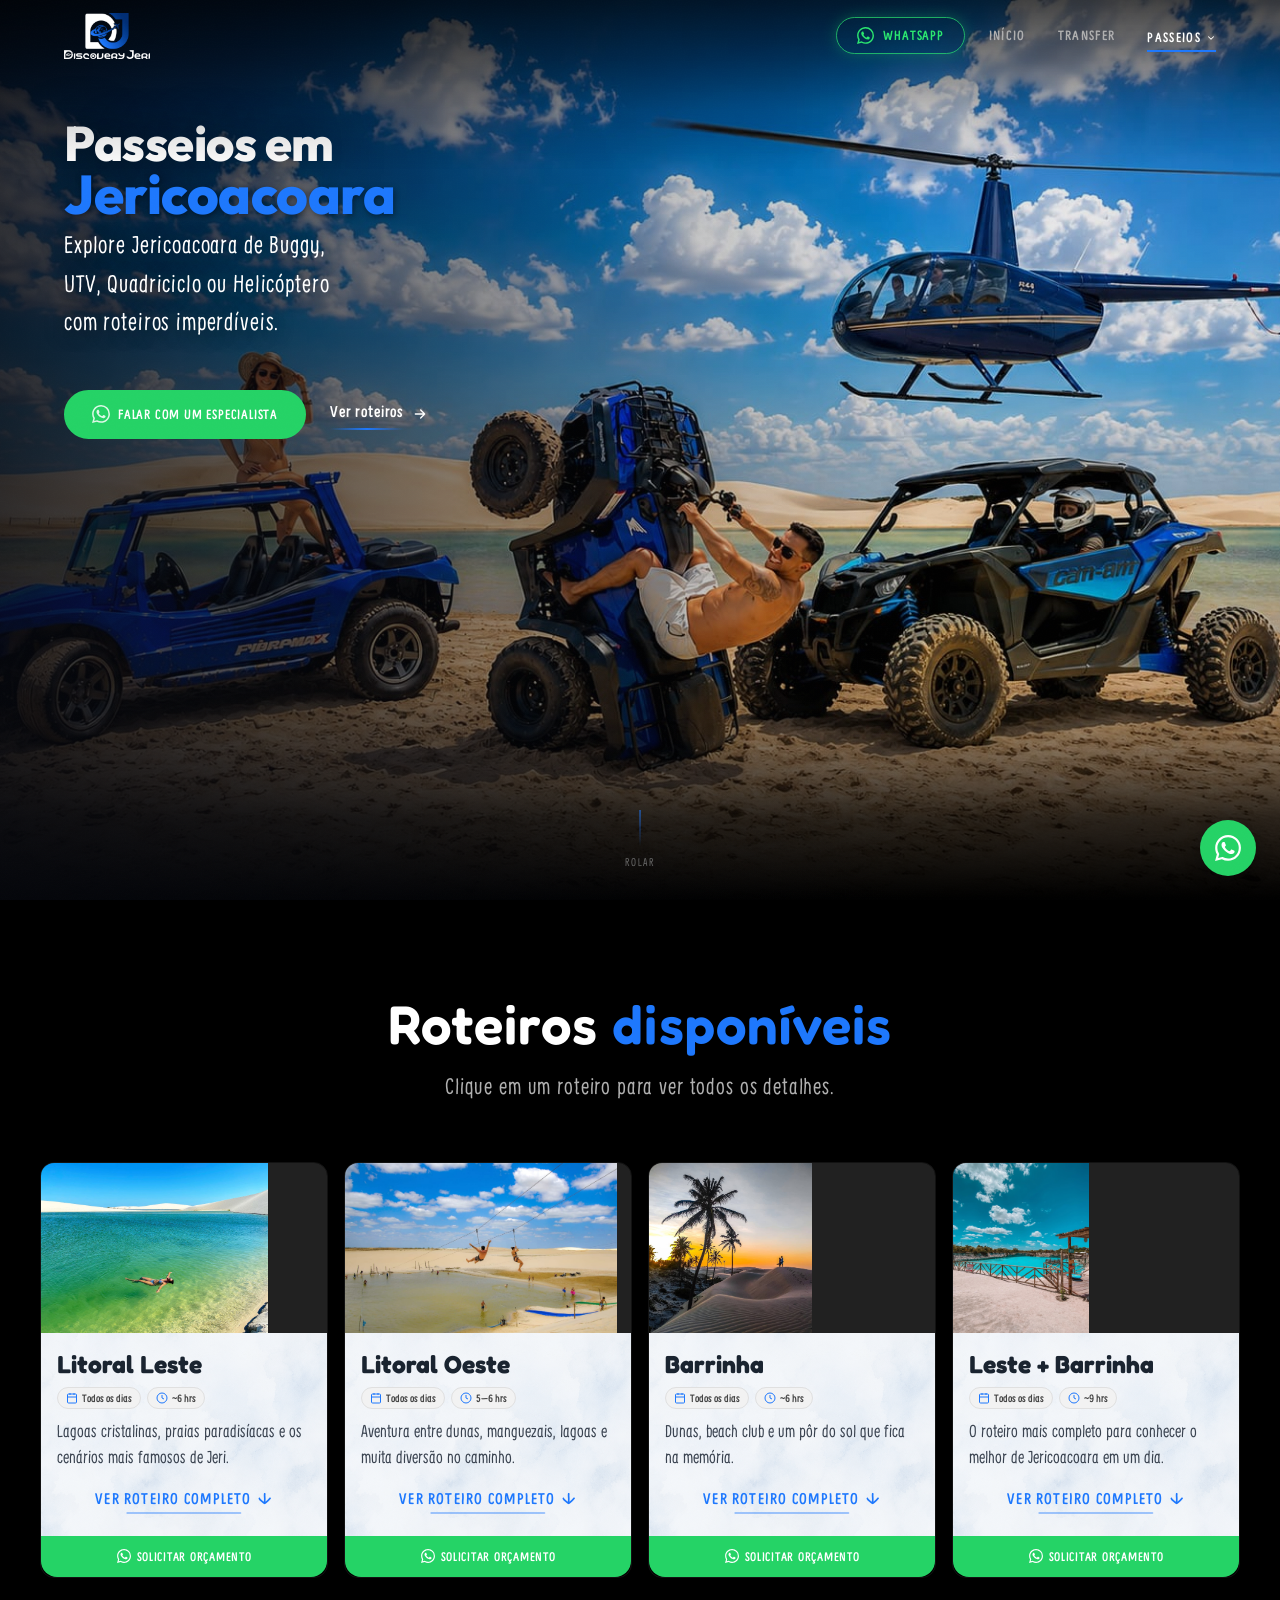
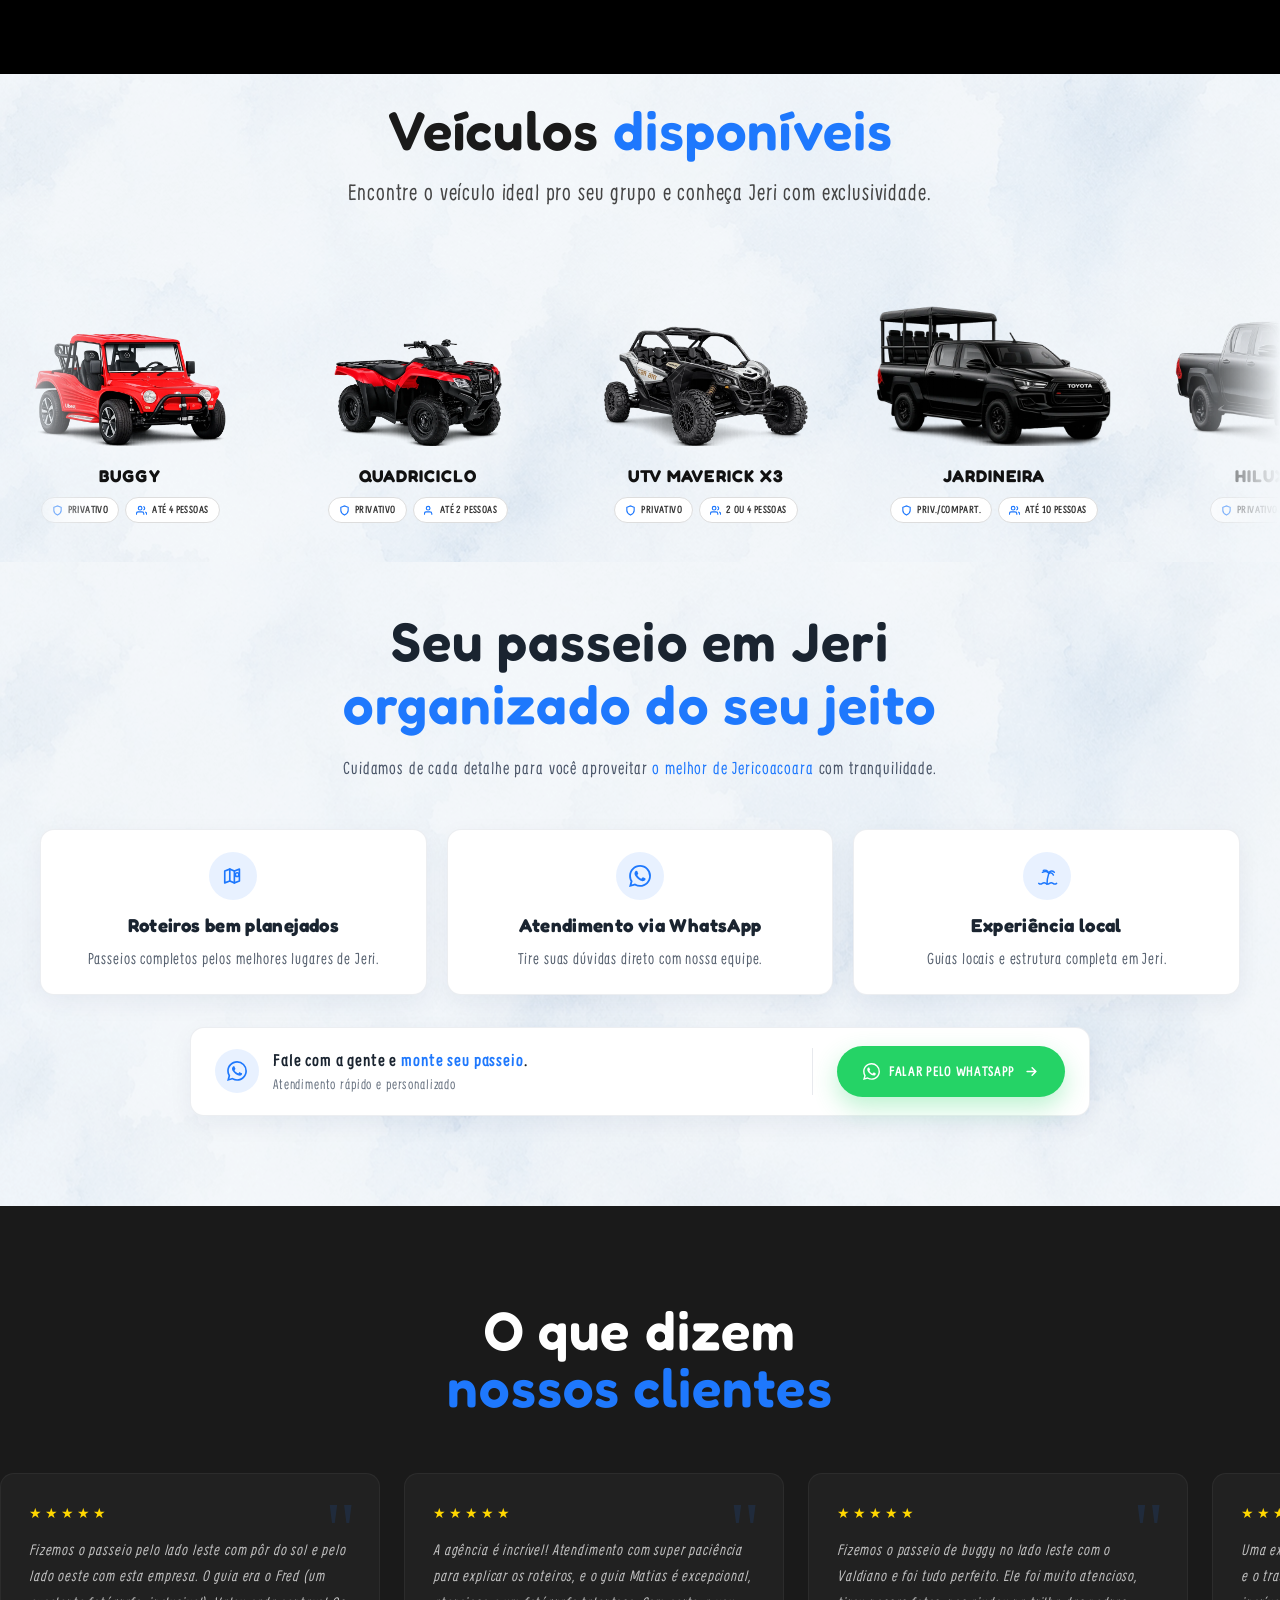
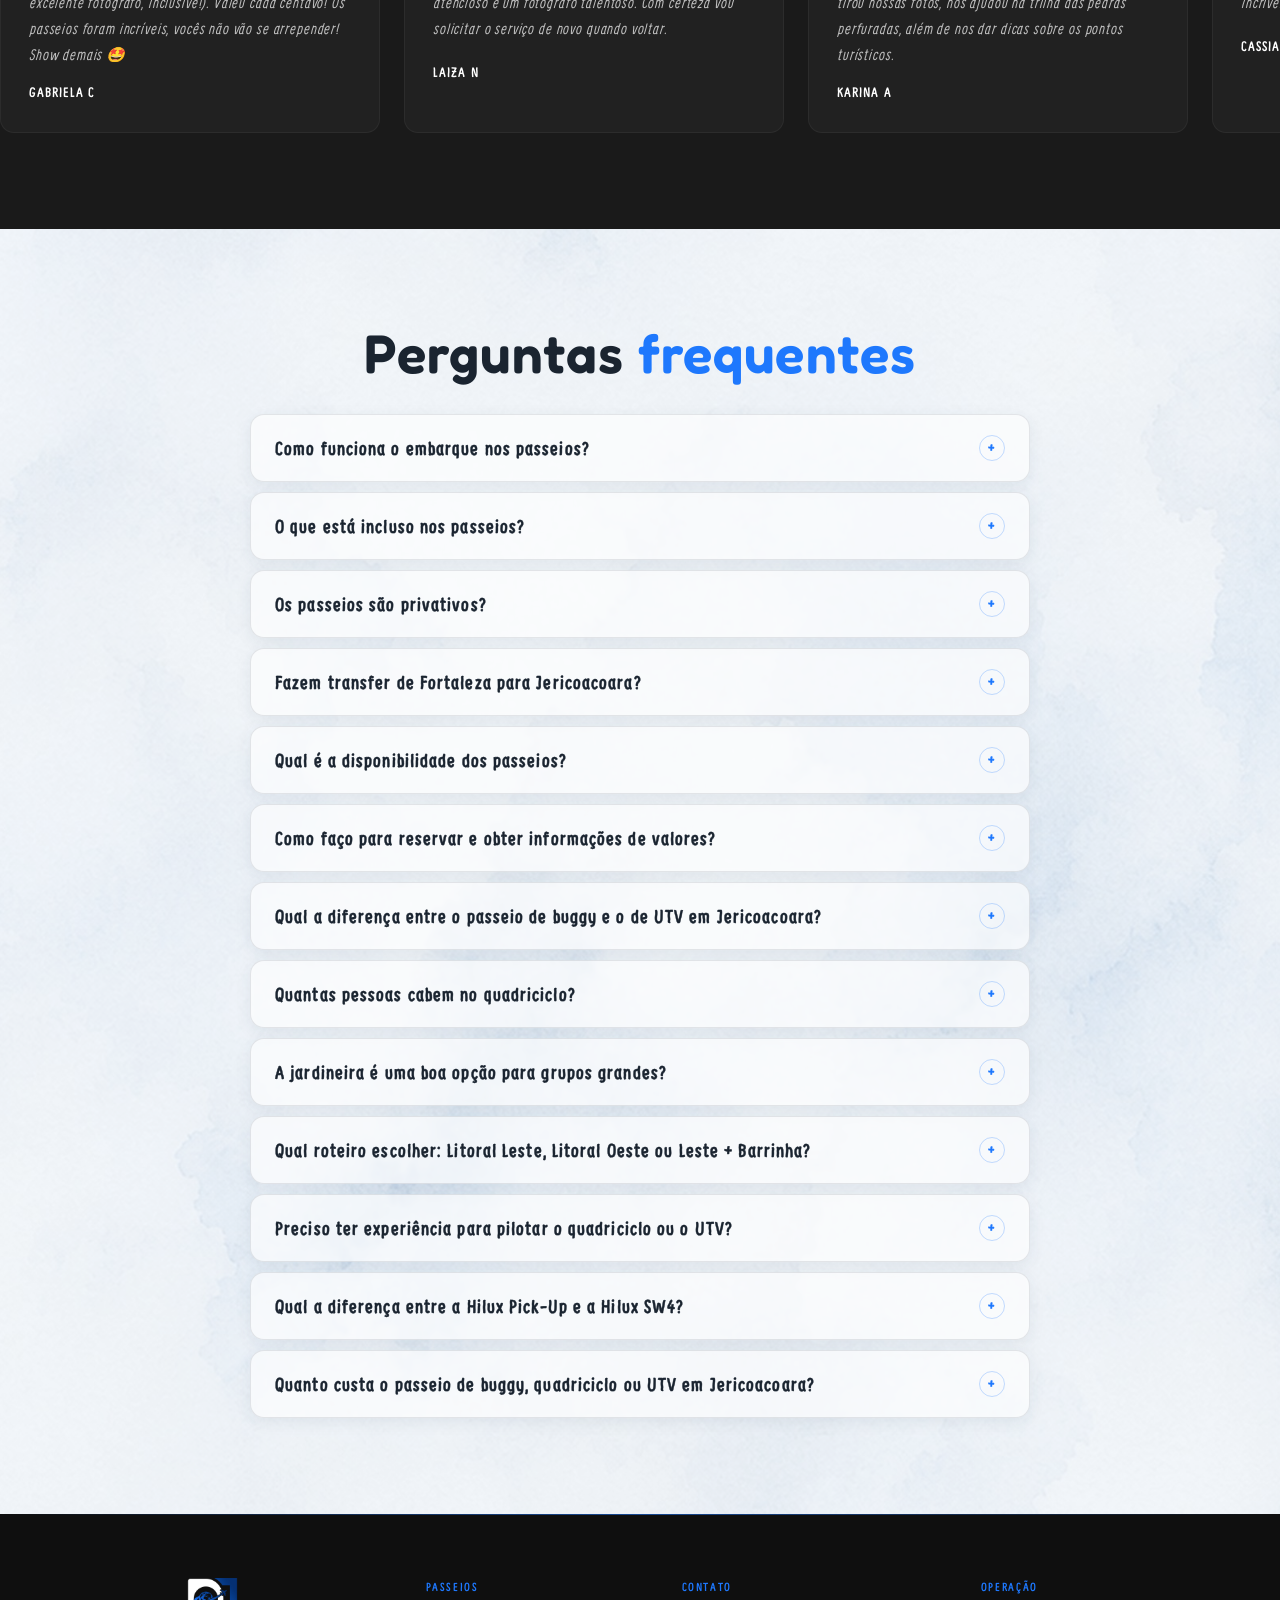
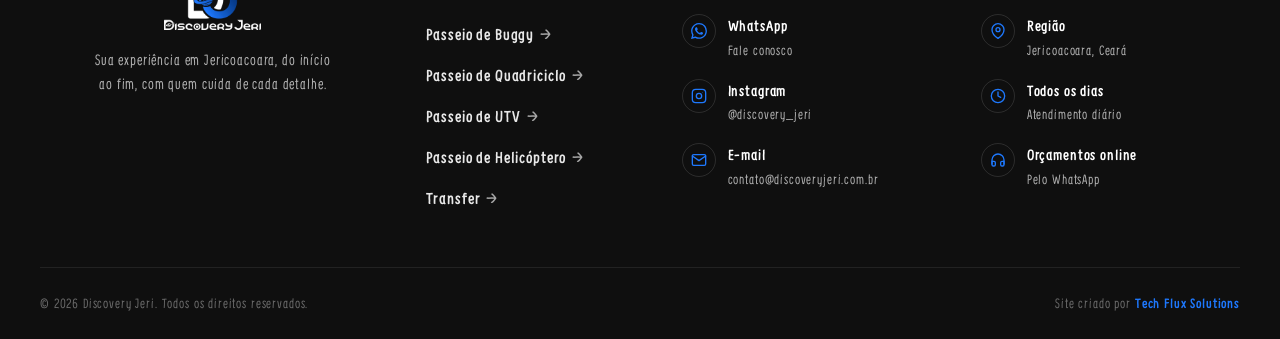
<file: passeios.html>
﻿<!DOCTYPE html>
<html lang="pt-BR">
<head>
  <!-- Google Tag Manager -->
<script>(function(w,d,s,l,i){w[l]=w[l]||[];w[l].push({'gtm.start':
new Date().getTime(),event:'gtm.js'});var f=d.getElementsByTagName(s)[0],
j=d.createElement(s),dl=l!='dataLayer'?'&l='+l:'';j.async=true;j.src=
'https://www.googletagmanager.com/gtm.js?id='+i+dl;f.parentNode.insertBefore(j,f);
})(window,document,'script','dataLayer','GTM-P5H4GKH');</script>
<!-- End Google Tag Manager -->
  <meta charset="UTF-8" />
  <meta name="viewport" content="width=device-width, initial-scale=1.0" />
  <title>Passeios em Jericoacoara — Discovery Jeri</title>
  <meta name="description" content="Passeios privativos em Jericoacoara: Litoral Leste, Litoral Oeste, Barrinha e combo completo. Buggy, UTV Maverick, Hilux, jardineira e mais. Guia incluso." />
  <meta name="keywords" content="passeios Jericoacoara, buggy Jericoacoara, UTV Jericoacoara, litoral leste Jericoacoara, litoral oeste Jericoacoara, barrinha Jericoacoara, jardineira Jericoacoara" />
  <meta name="robots" content="index, follow" />
  <link rel="canonical" href="https://www.discoveryjeri.com.br/passeios.html" />

  <!-- Open Graph -->
  <meta property="og:type"        content="website" />
  <meta property="og:url"         content="https://www.discoveryjeri.com.br/passeios.html" />
  <meta property="og:title"       content="Passeios em Jericoacoara — Discovery Jeri" />
  <meta property="og:description" content="4 roteiros, 6 veículos. Passeios privativos em Jericoacoara com guia credenciado. Buggy, UTV Maverick X3, Hilux SW4 e mais." />

  <!-- CSS -->
  <link rel="stylesheet" href="css/style.css" />

  <!-- Favicon -->
  <link rel="icon" href="assets/favicon.ico" sizes="any" />
  <link rel="icon" type="image/png" sizes="32x32" href="assets/favicon-32.png" />
  <link rel="icon" type="image/png" sizes="16x16" href="assets/favicon-16.png" />
  <link rel="apple-touch-icon" sizes="180x180" href="assets/apple-touch-icon.png" />

  <!-- Schema: TouristAttraction + FAQPage -->
  <script type="application/ld+json">
  {
    "@context": "https://schema.org",
    "@type": "TouristTrip",
    "name": "Passeios em Jericoacoara — Discovery Jeri",
    "description": "Passeios privativos pelos principais roteiros de Jericoacoara: Litoral Leste, Litoral Oeste, Barrinha e combo. Disponíveis em buggy, UTV Maverick X3, Hilux, jardineira e outros veículos.",
    "provider": {
      "@type": "Organization",
      "name": "Discovery Jeri",
      "url": "https://www.discoveryjeri.com.br",
      "telephone": "+5588997261472"
    },
    "touristType": ["Família", "Casal", "Grupo", "Aventureiro"],
    "availableLanguage": "Portuguese",
    "itinerary": [
      { "@type": "Place", "name": "Litoral Leste — Lagoa Azul, Lagoa do Paraíso, Buraco Azul" },
      { "@type": "Place", "name": "Litoral Oeste — Mangue Seco, Lago Grande, Ski Bunda" },
      { "@type": "Place", "name": "Barrinha — Dunas da Barrinha, Pôr do Sol, Restaurante Komaki" }
    ]
  }
  </script>

  <script type="application/ld+json">
  {
    "@context": "https://schema.org",
    "@type": "FAQPage",
    "mainEntity": [
      {
        "@type": "Question",
        "name": "Como funciona o embarque nos passeios?",
        "acceptedAnswer": {
          "@type": "Answer",
          "text": "O embarque é feito diretamente no seu hotel ou pousada em Jericoacoara, a partir das 9h. Não é necessário ir a nenhum ponto de encontro — passamos para buscar você."
        }
      },
      {
        "@type": "Question",
        "name": "O que está incluso nos passeios?",
        "acceptedAnswer": {
          "@type": "Answer",
          "text": "Todos os passeios incluem guia e motorista credenciado. Combustível está incluso. Não estão inclusos: alimentação, bebidas, taxa de balsa e entrada em beach clubs."
        }
      },
      {
        "@type": "Question",
        "name": "Os passeios são privativos?",
        "acceptedAnswer": {
          "@type": "Answer",
          "text": "Sim! Por padrão, todos os passeios são privativos — só você e seu grupo. Não há mistura com outros viajantes. A Jardineira também oferece opção compartilhada para quem preferir."
        }
      },
      {
        "@type": "Question",
        "name": "Fazem transfer de Fortaleza para Jericoacoara?",
        "acceptedAnswer": {
          "@type": "Answer",
          "text": "Sim. Realizamos transfer 4x4 exclusivo saindo do Aeroporto de Fortaleza (aproximadamente 4h30) ou do Aeroporto Regional JJD (aproximadamente 50 minutos), direto para a porta da sua pousada."
        }
      },
      {
        "@type": "Question",
        "name": "Qual é a disponibilidade dos passeios?",
        "acceptedAnswer": {
          "@type": "Answer",
          "text": "Operamos todos os dias, inclusive feriados e baixa temporada. Entre em contato pelo WhatsApp para confirmar disponibilidade na sua data e montar o roteiro ideal."
        }
      },
      {
        "@type": "Question",
        "name": "Como faço para reservar e obter informações de valores?",
        "acceptedAnswer": {
          "@type": "Answer",
          "text": "Entre em contato pelo WhatsApp! Nossa equipe responde rapidamente com disponibilidade, opções de veículo, informações de valores e tudo o que você precisa para garantir sua reserva."
        }
      },
      {
        "@type": "Question",
        "name": "Qual a diferença entre o passeio de buggy e o de UTV em Jericoacoara?",
        "acceptedAnswer": {
          "@type": "Answer",
          "text": "O buggy é o veículo mais tradicional de Jeri, indicado para até 4 pessoas, com motorista incluso. O UTV Maverick X3 é uma opção mais radical e off-road, para 2 ou 4 pessoas, e você mesmo pilota com um guia acompanhando de moto."
        }
      },
      {
        "@type": "Question",
        "name": "Quantas pessoas cabem no quadriciclo?",
        "acceptedAnswer": {
          "@type": "Answer",
          "text": "O quadriciclo semi-automático comporta até 2 pessoas por veículo. Você mesmo pilota, com um guia credenciado acompanhando de moto à frente durante todo o roteiro."
        }
      },
      {
        "@type": "Question",
        "name": "A jardineira é uma boa opção para grupos grandes?",
        "acceptedAnswer": {
          "@type": "Answer",
          "text": "Sim. A jardineira comporta até 10 pessoas, com opção privativa ou compartilhada e motorista credenciado incluso — é a alternativa mais econômica da frota para famílias e grupos maiores."
        }
      },
      {
        "@type": "Question",
        "name": "Qual roteiro escolher: Litoral Leste, Litoral Oeste ou Leste + Barrinha?",
        "acceptedAnswer": {
          "@type": "Answer",
          "text": "O Litoral Leste (aproximadamente 6h) passa pelas lagoas mais famosas de Jeri. O Litoral Oeste (aproximadamente 6h) é mais aventureiro, com dunas e travessia de balsa. O Leste + Barrinha (aproximadamente 9h) é o roteiro mais completo, unindo os dois lados e terminando com pôr do sol exclusivo."
        }
      },
      {
        "@type": "Question",
        "name": "Preciso ter experiência para pilotar o quadriciclo ou o UTV?",
        "acceptedAnswer": {
          "@type": "Answer",
          "text": "Não. Os veículos são de fácil pilotagem e um guia credenciado acompanha todo o passeio, orientando o percurso e a segurança do início ao fim."
        }
      },
      {
        "@type": "Question",
        "name": "Qual a diferença entre a Hilux Pick-Up e a Hilux SW4?",
        "acceptedAnswer": {
          "@type": "Answer",
          "text": "A Hilux Pick-Up comporta até 4 pessoas, ideal para grupos menores que preferem carro fechado. A Hilux SW4 é maior, com capacidade para até 6 pessoas — ótima para famílias."
        }
      },
      {
        "@type": "Question",
        "name": "Quanto custa o passeio de buggy, quadriciclo ou UTV em Jericoacoara?",
        "acceptedAnswer": {
          "@type": "Answer",
          "text": "O valor varia conforme o roteiro, a modalidade (privativa ou compartilhada) e o número de pessoas. Envie os detalhes pelo WhatsApp e receba um orçamento personalizado na hora."
        }
      }
    ]
  }
  </script>
</head>
<body class="page-passeios">
  <!-- Google Tag Manager (noscript) -->
<noscript><iframe src="https://www.googletagmanager.com/ns.html?id=GTM-P5H4GKH"
height="0" width="0" style="display:none;visibility:hidden"></iframe></noscript>
<!-- End Google Tag Manager (noscript) -->

  <!-- ===== NAVIGATION ===== -->
  <nav class="nav nav-header-shadow" role="navigation" aria-label="Menu principal">
    <div class="nav-inner">
      <a href="index.html" class="nav-logo" aria-label="Discovery Jeri — Página inicial">
        <img src="assets/logo-discovery/logo-icone.webp" alt="Discovery Jeri" />
      </a>
      <div class="nav-right">
        <a href="https://wa.me/5588997261472?text=Olá!%20Vim%20pelo%20site!%20Quero%20informações%20sobre%20os%20passeios%20em%20Jericoacoara." class="nav-cta nav-cta-desktop" target="_blank" rel="noopener">
          <svg viewBox="0 0 24 24" fill="currentColor" aria-hidden="true"><path d="M17.472 14.382c-.297-.149-1.758-.867-2.03-.967-.273-.099-.471-.148-.67.15-.197.297-.767.966-.94 1.164-.173.199-.347.223-.644.075-.297-.15-1.255-.463-2.39-1.475-.883-.788-1.48-1.761-1.653-2.059-.173-.297-.018-.458.13-.606.134-.133.298-.347.446-.52.149-.174.198-.298.298-.497.099-.198.05-.371-.025-.52-.075-.149-.669-1.612-.916-2.207-.242-.579-.487-.5-.669-.51-.173-.008-.371-.01-.57-.01-.198 0-.52.074-.792.372-.272.297-1.04 1.016-1.04 2.479 0 1.462 1.065 2.875 1.213 3.074.149.198 2.096 3.2 5.077 4.487.709.306 1.262.489 1.694.625.712.227 1.36.195 1.871.118.571-.085 1.758-.719 2.006-1.413.248-.694.248-1.289.173-1.413-.074-.124-.272-.198-.57-.347m-5.421 7.403h-.004a9.87 9.87 0 01-5.031-1.378l-.361-.214-3.741.982.998-3.648-.235-.374a9.86 9.86 0 01-1.51-5.26c.001-5.45 4.436-9.884 9.888-9.884 2.64 0 5.122 1.03 6.988 2.898a9.825 9.825 0 012.893 6.994c-.003 5.45-4.437 9.884-9.885 9.884m8.413-18.297A11.815 11.815 0 0012.05 0C5.495 0 .16 5.335.157 11.892c0 2.096.547 4.142 1.588 5.945L.057 24l6.305-1.654a11.882 11.882 0 005.683 1.448h.005c6.554 0 11.89-5.335 11.893-11.893a11.821 11.821 0 00-3.48-8.413z"/></svg>
          WhatsApp
        </a>
        <div class="nav-links">
          <a href="index.html">Início</a>
          <a href="transfer.html">Transfer</a>
          <div class="nav-dropdown">
            <a href="passeios.html" class="nav-dropdown-trigger active">
              Passeios
              <svg class="nav-dropdown-caret" width="10" height="10" viewBox="0 0 24 24" fill="none" stroke="currentColor" stroke-width="2.5" stroke-linecap="round" stroke-linejoin="round"><polyline points="6 9 12 15 18 9"/></svg>
            </a>
            <div class="nav-dropdown-menu">
              <a href="passeio-buggy.html">Passeio de Buggy</a>
              <a href="passeio-quadriciclo.html">Passeio de Quadriciclo</a>
              <a href="passeio-utv.html">Passeio de UTV</a>
              <a href="passeio-helicoptero.html">Passeio de Helicóptero</a>
            </div>
          </div>
        </div>
      </div>
      <button class="nav-hamburger" id="hamburger" aria-label="Abrir menu" aria-expanded="false">
        <span></span><span></span><span></span>
      </button>
    </div>
  </nav>

  <!-- Mobile menu -->
  <div class="nav-mobile" id="nav-mobile" role="navigation" aria-label="Menu mobile">
    <a href="index.html" class="nav-mobile-row">
      Início
      <svg width="18" height="18" viewBox="0 0 24 24" fill="none" stroke="currentColor" stroke-width="2" stroke-linecap="round" stroke-linejoin="round"><polyline points="9 18 15 12 9 6"/></svg>
    </a>
    <a href="transfer.html" class="nav-mobile-row">
      Transfer
      <svg width="18" height="18" viewBox="0 0 24 24" fill="none" stroke="currentColor" stroke-width="2" stroke-linecap="round" stroke-linejoin="round"><polyline points="9 18 15 12 9 6"/></svg>
    </a>
    <a href="passeios.html" class="nav-mobile-row">
      Passeios
      <svg width="18" height="18" viewBox="0 0 24 24" fill="none" stroke="currentColor" stroke-width="2" stroke-linecap="round" stroke-linejoin="round"><polyline points="6 9 12 15 18 9"/></svg>
    </a>
    <div class="nav-mobile-accordion">
      <div class="nav-mobile-accordion-inner">
        <a href="passeio-buggy.html" class="nav-mobile-sub">Passeio de Buggy<svg width="16" height="16" viewBox="0 0 24 24" fill="none" stroke="currentColor" stroke-width="2" stroke-linecap="round" stroke-linejoin="round"><polyline points="9 18 15 12 9 6"/></svg></a>
        <a href="passeio-quadriciclo.html" class="nav-mobile-sub">Passeio de Quadriciclo<svg width="16" height="16" viewBox="0 0 24 24" fill="none" stroke="currentColor" stroke-width="2" stroke-linecap="round" stroke-linejoin="round"><polyline points="9 18 15 12 9 6"/></svg></a>
        <a href="passeio-utv.html" class="nav-mobile-sub">Passeio de UTV<svg width="16" height="16" viewBox="0 0 24 24" fill="none" stroke="currentColor" stroke-width="2" stroke-linecap="round" stroke-linejoin="round"><polyline points="9 18 15 12 9 6"/></svg></a>
        <a href="passeio-helicoptero.html" class="nav-mobile-sub">Passeio de Helicóptero<svg width="16" height="16" viewBox="0 0 24 24" fill="none" stroke="currentColor" stroke-width="2" stroke-linecap="round" stroke-linejoin="round"><polyline points="9 18 15 12 9 6"/></svg></a>
      </div>
    </div>
    <a href="https://wa.me/5588997261472?text=Olá!%20Vim%20pelo%20site!%20Quero%20informações%20sobre%20os%20passeios%20em%20Jericoacoara." class="nav-mobile-whatsapp" target="_blank" rel="noopener">
      <svg width="18" height="18" viewBox="0 0 24 24" fill="currentColor" aria-hidden="true"><path d="M17.472 14.382c-.297-.149-1.758-.867-2.03-.967-.273-.099-.471-.148-.67.15-.197.297-.767.966-.94 1.164-.173.199-.347.223-.644.075-.297-.15-1.255-.463-2.39-1.475-.883-.788-1.48-1.761-1.653-2.059-.173-.297-.018-.458.13-.606.134-.133.298-.347.446-.52.149-.174.198-.298.298-.497.099-.198.05-.371-.025-.52-.075-.149-.669-1.612-.916-2.207-.242-.579-.487-.5-.669-.51-.173-.008-.371-.01-.57-.01-.198 0-.52.074-.792.372-.272.297-1.04 1.016-1.04 2.479 0 1.462 1.065 2.875 1.213 3.074.149.198 2.096 3.2 5.077 4.487.709.306 1.262.489 1.694.625.712.227 1.36.195 1.871.118.571-.085 1.758-.719 2.006-1.413.248-.694.248-1.289.173-1.413-.074-.124-.272-.198-.57-.347m-5.421 7.403h-.004a9.87 9.87 0 01-5.031-1.378l-.361-.214-3.741.982.998-3.648-.235-.374a9.86 9.86 0 01-1.51-5.26c.001-5.45 4.436-9.884 9.888-9.884 2.64 0 5.122 1.03 6.988 2.898a9.825 9.825 0 012.893 6.994c-.003 5.45-4.437 9.884-9.885 9.884m8.413-18.297A11.815 11.815 0 0012.05 0C5.495 0 .16 5.335.157 11.892c0 2.096.547 4.142 1.588 5.945L.057 24l6.305-1.654a11.882 11.882 0 005.683 1.448h.005c6.554 0 11.89-5.335 11.893-11.893a11.821 11.821 0 00-3.48-8.413z"/></svg>
      Falar no WhatsApp
    </a>
  </div>

  <main>

    <!-- ===== HERO ===== -->
    <section class="hero hero-split hero-passeios" aria-label="Passeios em Jericoacoara">
      <div class="hero-bg"></div>
      <div class="hero-photo hero-photo-desktop" style="background-image: url('assets/hero-passeios-desktop.jpg'); opacity: 0.90; background-position: center center;"></div>
      <div class="hero-photo hero-photo-mobile" style="background-image: url('assets/hero-passeios-frota-mobile.jpg'); opacity: 0.90; background-position: center center;"></div>
      <div class="hero-overlay"></div>

      <!-- LADO ESQUERDO: texto -->
      <div class="hero-split-left hero-split-left-top">
        <h1 class="hero-split-title">
          <span class="hero-title-line">Passeios em</span>
          <span class="hero-title-line"><span class="accent-text">Jericoacoara</span></span>
        </h1>

        <p class="hero-subtitle hero-subtitle-passeios" style="max-width: 520px;">
          <span class="htl-desktop">Explore Jericoacoara de Buggy,<br>UTV, Quadriciclo ou Helicóptero<br>com roteiros imperdíveis.</span>
          <span class="htl-mobile">Roteiros de Buggy, UTV, Quadriciclo e Helicóptero<br>pelos principais pontos de Jericoacoara.</span>
        </p>

        <div class="hero-ctas hero-ctas-passeios hero-ctas-side-desktop">
          <a href="https://wa.me/5588997261472?text=Olá!%20Vim%20pelo%20site!%20Quero%20informações%20sobre%20os%20passeios%20em%20Jericoacoara." class="btn btn-hero-cta" target="_blank" rel="noopener">
            <svg width="18" height="18" viewBox="0 0 24 24" fill="currentColor" aria-hidden="true"><path d="M17.472 14.382c-.297-.149-1.758-.867-2.03-.967-.273-.099-.471-.148-.67.15-.197.297-.767.966-.94 1.164-.173.199-.347.223-.644.075-.297-.15-1.255-.463-2.39-1.475-.883-.788-1.48-1.761-1.653-2.059-.173-.297-.018-.458.13-.606.134-.133.298-.347.446-.52.149-.174.198-.298.298-.497.099-.198.05-.371-.025-.52-.075-.149-.669-1.612-.916-2.207-.242-.579-.487-.5-.669-.51-.173-.008-.371-.01-.57-.01-.198 0-.52.074-.792.372-.272.297-1.04 1.016-1.04 2.479 0 1.462 1.065 2.875 1.213 3.074.149.198 2.096 3.2 5.077 4.487.709.306 1.262.489 1.694.625.712.227 1.36.195 1.871.118.571-.085 1.758-.719 2.006-1.413.248-.694.248-1.289.173-1.413-.074-.124-.272-.198-.57-.347m-5.421 7.403h-.004a9.87 9.87 0 01-5.031-1.378l-.361-.214-3.741.982.998-3.648-.235-.374a9.86 9.86 0 01-1.51-5.26c.001-5.45 4.436-9.884 9.888-9.884 2.64 0 5.122 1.03 6.988 2.898a9.825 9.825 0 012.893 6.994c-.003 5.45-4.437 9.884-9.885 9.884m8.413-18.297A11.815 11.815 0 0012.05 0C5.495 0 .16 5.335.157 11.892c0 2.096.547 4.142 1.588 5.945L.057 24l6.305-1.654a11.882 11.882 0 005.683 1.448h.005c6.554 0 11.89-5.335 11.893-11.893a11.821 11.821 0 00-3.48-8.413z"/></svg>
            Falar com um especialista
          </a>
          <a href="#tours-title" class="hero-link-secondary hero-link-hide-mobile-passeios" onclick="event.preventDefault();var el=document.getElementById('tours-title');var offset=el.getBoundingClientRect().top+window.scrollY-140;window.scrollTo({top:offset,behavior:'smooth'});">
            <span class="hero-link-text">Ver roteiros</span>
            <svg width="16" height="16" viewBox="0 0 24 24" fill="none" stroke="currentColor" stroke-width="2" stroke-linecap="round" stroke-linejoin="round"><path d="M5 12h14m-6-6 6 6-6 6"/></svg>
          </a>
        </div>

      </div>

      <div class="hero-scroll" aria-hidden="true">Rolar</div>
    </section>

    <!-- ===== ROTEIROS ===== -->
    <section class="tours-section" aria-labelledby="tours-title">
      <div class="container">
        <div class="section-header reveal">
          <h2 id="tours-title">Roteiros <span class="accent-text">disponíveis</span></h2>
          <p style="font-size: 1.3rem; max-width: 720px;">
            <span class="htl-desktop">Clique em um roteiro para ver todos os detalhes.</span>
            <span class="htl-mobile">Clique em um roteiro para ver o itinerário completo, veículos e todas as informações.</span>
          </p>
        </div>

        <!-- 4 COMPACT TABS -->
        <div class="tour-tabs" role="tablist" aria-label="Roteiros de passeio">

          <div class="tour-tab-wrap">
            <button class="tour-tab reveal reveal-d1" data-tour="leste" role="tab" aria-expanded="false" aria-controls="tour-detail-panel">
              <span class="tour-tab-thumb" aria-hidden="true">
                <img src="assets/capas/lagoa-do-amancio.jpg" alt="Passeio Litoral Leste" loading="lazy" />
              </span>
              <span class="tour-tab-body">
                <span class="tour-tab-title">Litoral Leste</span>
                <span class="tour-tab-chips">
                    <span class="tour-chip"><svg width="12" height="12" viewBox="0 0 24 24" fill="none" stroke="currentColor" stroke-width="2"><rect x="3" y="4" width="18" height="18" rx="2"/><line x1="16" y1="2" x2="16" y2="6"/><line x1="8" y1="2" x2="8" y2="6"/><line x1="3" y1="10" x2="21" y2="10"/></svg>Todos os dias</span>
                    <span class="tour-chip"><svg width="12" height="12" viewBox="0 0 24 24" fill="none" stroke="currentColor" stroke-width="2"><circle cx="12" cy="12" r="10"/><polyline points="12 6 12 12 16 14"/></svg>~6 hrs</span>                  </span>
                <span class="tour-tab-desc">Lagoas cristalinas, praias paradisíacas e os cenários mais famosos de Jeri.</span>
                <span class="tour-tab-btn"><span class="tour-tab-btn-label">Ver roteiro completo</span> <span class="tour-tab-arrow">↓</span></span>
              </span>
            </button>
            <a class="tour-tab-wa" href="https://wa.me/5588997261472?text=Olá!%20Vim%20pelo%20site!%20Tenho%20interesse%20no%20passeio%20Litoral%20Leste%20em%20Jericoacoara.%20Podem%20me%20passar%20mais%20informações?" target="_blank" rel="noopener" onclick="event.stopPropagation()">
              <svg width="14" height="14" viewBox="0 0 24 24" fill="currentColor"><path d="M17.472 14.382c-.297-.149-1.758-.867-2.03-.967-.273-.099-.471-.148-.67.15-.197.297-.767.966-.94 1.164-.173.199-.347.223-.644.075-.297-.15-1.255-.463-2.39-1.475-.883-.788-1.48-1.761-1.653-2.059-.173-.297-.018-.458.13-.606.134-.133.298-.347.446-.52.149-.174.198-.298.298-.497.099-.198.05-.371-.025-.52-.075-.149-.669-1.612-.916-2.207-.242-.579-.487-.5-.669-.51-.173-.008-.371-.01-.57-.01-.198 0-.52.074-.792.372-.272.297-1.04 1.016-1.04 2.479 0 1.462 1.065 2.875 1.213 3.074.149.198 2.096 3.2 5.077 4.487.709.306 1.262.489 1.694.625.712.227 1.36.195 1.871.118.571-.085 1.758-.719 2.006-1.413.248-.694.248-1.289.173-1.413-.074-.124-.272-.198-.57-.347m-5.421 7.403h-.004a9.87 9.87 0 01-5.031-1.378l-.361-.214-3.741.982.998-3.648-.235-.374a9.86 9.86 0 01-1.51-5.26c.001-5.45 4.436-9.884 9.888-9.884 2.64 0 5.122 1.03 6.988 2.898a9.825 9.825 0 012.893 6.994c-.003 5.45-4.437 9.884-9.885 9.884m8.413-18.297A11.815 11.815 0 0012.05 0C5.495 0 .16 5.335.157 11.892c0 2.096.547 4.142 1.588 5.945L.057 24l6.305-1.654a11.882 11.882 0 005.683 1.448h.005c6.554 0 11.89-5.335 11.893-11.893a11.821 11.821 0 00-3.48-8.413z"/></svg>
              Solicitar orçamento
            </a>
          </div>

          <div class="tour-tab-wrap">
            <button class="tour-tab reveal reveal-d2" data-tour="oeste" role="tab" aria-expanded="false" aria-controls="tour-detail-panel">
              <span class="tour-tab-thumb" aria-hidden="true">
                <img src="assets/capas/tirolesa.jpg" alt="Passeio Litoral Oeste" loading="lazy" />
              </span>
              <span class="tour-tab-body">
                <span class="tour-tab-title">Litoral Oeste</span>
                <span class="tour-tab-chips">
                    <span class="tour-chip"><svg width="12" height="12" viewBox="0 0 24 24" fill="none" stroke="currentColor" stroke-width="2"><rect x="3" y="4" width="18" height="18" rx="2"/><line x1="16" y1="2" x2="16" y2="6"/><line x1="8" y1="2" x2="8" y2="6"/><line x1="3" y1="10" x2="21" y2="10"/></svg>Todos os dias</span>
                    <span class="tour-chip"><svg width="12" height="12" viewBox="0 0 24 24" fill="none" stroke="currentColor" stroke-width="2"><circle cx="12" cy="12" r="10"/><polyline points="12 6 12 12 16 14"/></svg>5–6 hrs</span>                  </span>
                <span class="tour-tab-desc">Aventura entre dunas, manguezais, lagoas e muita diversão no caminho.</span>
                <span class="tour-tab-btn"><span class="tour-tab-btn-label">Ver roteiro completo</span> <span class="tour-tab-arrow">↓</span></span>
              </span>
            </button>
            <a class="tour-tab-wa" href="https://wa.me/5588997261472?text=Olá!%20Vim%20pelo%20site!%20Tenho%20interesse%20no%20passeio%20Litoral%20Oeste%20em%20Jericoacoara.%20Podem%20me%20passar%20mais%20informações?" target="_blank" rel="noopener" onclick="event.stopPropagation()">
              <svg width="14" height="14" viewBox="0 0 24 24" fill="currentColor"><path d="M17.472 14.382c-.297-.149-1.758-.867-2.03-.967-.273-.099-.471-.148-.67.15-.197.297-.767.966-.94 1.164-.173.199-.347.223-.644.075-.297-.15-1.255-.463-2.39-1.475-.883-.788-1.48-1.761-1.653-2.059-.173-.297-.018-.458.13-.606.134-.133.298-.347.446-.52.149-.174.198-.298.298-.497.099-.198.05-.371-.025-.52-.075-.149-.669-1.612-.916-2.207-.242-.579-.487-.5-.669-.51-.173-.008-.371-.01-.57-.01-.198 0-.52.074-.792.372-.272.297-1.04 1.016-1.04 2.479 0 1.462 1.065 2.875 1.213 3.074.149.198 2.096 3.2 5.077 4.487.709.306 1.262.489 1.694.625.712.227 1.36.195 1.871.118.571-.085 1.758-.719 2.006-1.413.248-.694.248-1.289.173-1.413-.074-.124-.272-.198-.57-.347m-5.421 7.403h-.004a9.87 9.87 0 01-5.031-1.378l-.361-.214-3.741.982.998-3.648-.235-.374a9.86 9.86 0 01-1.51-5.26c.001-5.45 4.436-9.884 9.888-9.884 2.64 0 5.122 1.03 6.988 2.898a9.825 9.825 0 012.893 6.994c-.003 5.45-4.437 9.884-9.885 9.884m8.413-18.297A11.815 11.815 0 0012.05 0C5.495 0 .16 5.335.157 11.892c0 2.096.547 4.142 1.588 5.945L.057 24l6.305-1.654a11.882 11.882 0 005.683 1.448h.005c6.554 0 11.89-5.335 11.893-11.893a11.821 11.821 0 00-3.48-8.413z"/></svg>
              Solicitar orçamento
            </a>
          </div>

          <div class="tour-tab-wrap">
            <button class="tour-tab reveal reveal-d3" data-tour="barrinha" role="tab" aria-expanded="false" aria-controls="tour-detail-panel">
              <span class="tour-tab-thumb" aria-hidden="true">
                <img src="assets/capas/por-do-sol-nas-dunas.jpg" alt="Passeio da Barrinha" loading="lazy" />
              </span>
              <span class="tour-tab-body">
                <span class="tour-tab-title">Barrinha</span>
                <span class="tour-tab-chips">
                    <span class="tour-chip"><svg width="12" height="12" viewBox="0 0 24 24" fill="none" stroke="currentColor" stroke-width="2"><rect x="3" y="4" width="18" height="18" rx="2"/><line x1="16" y1="2" x2="16" y2="6"/><line x1="8" y1="2" x2="8" y2="6"/><line x1="3" y1="10" x2="21" y2="10"/></svg>Todos os dias</span>
                    <span class="tour-chip"><svg width="12" height="12" viewBox="0 0 24 24" fill="none" stroke="currentColor" stroke-width="2"><circle cx="12" cy="12" r="10"/><polyline points="12 6 12 12 16 14"/></svg>~6 hrs</span>                  </span>
                <span class="tour-tab-desc">Dunas, beach club e um pôr do sol que fica na memória.</span>
                <span class="tour-tab-btn"><span class="tour-tab-btn-label">Ver roteiro completo</span> <span class="tour-tab-arrow">↓</span></span>
              </span>
            </button>
            <a class="tour-tab-wa" href="https://wa.me/5588997261472?text=Olá!%20Vim%20pelo%20site!%20Tenho%20interesse%20no%20passeio%20da%20Barrinha%20em%20Jericoacoara.%20Podem%20me%20passar%20mais%20informações?" target="_blank" rel="noopener" onclick="event.stopPropagation()">
              <svg width="14" height="14" viewBox="0 0 24 24" fill="currentColor"><path d="M17.472 14.382c-.297-.149-1.758-.867-2.03-.967-.273-.099-.471-.148-.67.15-.197.297-.767.966-.94 1.164-.173.199-.347.223-.644.075-.297-.15-1.255-.463-2.39-1.475-.883-.788-1.48-1.761-1.653-2.059-.173-.297-.018-.458.13-.606.134-.133.298-.347.446-.52.149-.174.198-.298.298-.497.099-.198.05-.371-.025-.52-.075-.149-.669-1.612-.916-2.207-.242-.579-.487-.5-.669-.51-.173-.008-.371-.01-.57-.01-.198 0-.52.074-.792.372-.272.297-1.04 1.016-1.04 2.479 0 1.462 1.065 2.875 1.213 3.074.149.198 2.096 3.2 5.077 4.487.709.306 1.262.489 1.694.625.712.227 1.36.195 1.871.118.571-.085 1.758-.719 2.006-1.413.248-.694.248-1.289.173-1.413-.074-.124-.272-.198-.57-.347m-5.421 7.403h-.004a9.87 9.87 0 01-5.031-1.378l-.361-.214-3.741.982.998-3.648-.235-.374a9.86 9.86 0 01-1.51-5.26c.001-5.45 4.436-9.884 9.888-9.884 2.64 0 5.122 1.03 6.988 2.898a9.825 9.825 0 012.893 6.994c-.003 5.45-4.437 9.884-9.885 9.884m8.413-18.297A11.815 11.815 0 0012.05 0C5.495 0 .16 5.335.157 11.892c0 2.096.547 4.142 1.588 5.945L.057 24l6.305-1.654a11.882 11.882 0 005.683 1.448h.005c6.554 0 11.89-5.335 11.893-11.893a11.821 11.821 0 00-3.48-8.413z"/></svg>
              Solicitar orçamento
            </a>
          </div>

          <div class="tour-tab-wrap">
            <button class="tour-tab reveal reveal-d4" data-tour="combo" role="tab" aria-expanded="false" aria-controls="tour-detail-panel" style="border-color: var(--accent-border);">
              <span class="tour-tab-thumb" aria-hidden="true">
                <img src="assets/capas/leste-barrinha.jpg" alt="Combo Leste + Barrinha" loading="lazy" />
              </span>
              <span class="tour-tab-body">
                <span class="tour-tab-title">Leste + Barrinha</span>
                <span class="tour-tab-chips">
                    <span class="tour-chip"><svg width="12" height="12" viewBox="0 0 24 24" fill="none" stroke="currentColor" stroke-width="2"><rect x="3" y="4" width="18" height="18" rx="2"/><line x1="16" y1="2" x2="16" y2="6"/><line x1="8" y1="2" x2="8" y2="6"/><line x1="3" y1="10" x2="21" y2="10"/></svg>Todos os dias</span>
                    <span class="tour-chip"><svg width="12" height="12" viewBox="0 0 24 24" fill="none" stroke="currentColor" stroke-width="2"><circle cx="12" cy="12" r="10"/><polyline points="12 6 12 12 16 14"/></svg>~9 hrs</span>                  </span>
                <span class="tour-tab-desc">O roteiro mais completo para conhecer o melhor de Jericoacoara em um dia.</span>
                <span class="tour-tab-btn"><span class="tour-tab-btn-label">Ver roteiro completo</span> <span class="tour-tab-arrow">↓</span></span>
              </span>
            </button>
            <a class="tour-tab-wa" href="https://wa.me/5588997261472?text=Olá!%20Vim%20pelo%20site!%20Tenho%20interesse%20no%20combo%20Leste%20+%20Barrinha%20em%20Jericoacoara.%20Podem%20me%20passar%20mais%20informações?" target="_blank" rel="noopener" onclick="event.stopPropagation()">
              <svg width="14" height="14" viewBox="0 0 24 24" fill="currentColor"><path d="M17.472 14.382c-.297-.149-1.758-.867-2.03-.967-.273-.099-.471-.148-.67.15-.197.297-.767.966-.94 1.164-.173.199-.347.223-.644.075-.297-.15-1.255-.463-2.39-1.475-.883-.788-1.48-1.761-1.653-2.059-.173-.297-.018-.458.13-.606.134-.133.298-.347.446-.52.149-.174.198-.298.298-.497.099-.198.05-.371-.025-.52-.075-.149-.669-1.612-.916-2.207-.242-.579-.487-.5-.669-.51-.173-.008-.371-.01-.57-.01-.198 0-.52.074-.792.372-.272.297-1.04 1.016-1.04 2.479 0 1.462 1.065 2.875 1.213 3.074.149.198 2.096 3.2 5.077 4.487.709.306 1.262.489 1.694.625.712.227 1.36.195 1.871.118.571-.085 1.758-.719 2.006-1.413.248-.694.248-1.289.173-1.413-.074-.124-.272-.198-.57-.347m-5.421 7.403h-.004a9.87 9.87 0 01-5.031-1.378l-.361-.214-3.741.982.998-3.648-.235-.374a9.86 9.86 0 01-1.51-5.26c.001-5.45 4.436-9.884 9.888-9.884 2.64 0 5.122 1.03 6.988 2.898a9.825 9.825 0 012.893 6.994c-.003 5.45-4.437 9.884-9.885 9.884m8.413-18.297A11.815 11.815 0 0012.05 0C5.495 0 .16 5.335.157 11.892c0 2.096.547 4.142 1.588 5.945L.057 24l6.305-1.654a11.882 11.882 0 005.683 1.448h.005c6.554 0 11.89-5.335 11.893-11.893a11.821 11.821 0 00-3.48-8.413z"/></svg>
              Solicitar orçamento
            </a>
          </div>

        </div>

        <!-- DETAIL PANEL -->
        <div class="tour-detail-panel tdp-compact-mobile" id="tour-detail-panel" role="tabpanel" aria-live="polite">
          <!-- conteúdo injetado pelo JavaScript -->
        </div>

      </div>
    </section>

    <!-- ===== FROTA COMPLETA ===== -->
    <section class="fleet-section" aria-labelledby="fleet-title">
      <div class="container">
        <div class="section-header reveal">
          <h2 id="fleet-title">Veículos <span class="accent-text">disponíveis</span></h2>
          <p>Encontre o veículo ideal pro seu grupo e conheça Jeri com exclusividade.</p>
        </div>

      </div><!-- /.container -->

      <div class="fleet-marquee-wrap">
        <div class="fleet-marquee-track" id="fleetTrack">
          <!-- Set 1 -->
          <div class="fleet-catalog-card">
            <div class="fleet-card-badge">★ Mais vendido</div>
            <div class="fleet-catalog-img"><img src="assets/veiculos/buggy.webp" alt="Buggy" style="height:114px" /></div>
            <div class="fleet-catalog-name">BUGGY</div>
            <div class="fleet-catalog-capacity"><span><svg width="11" height="11" viewBox="0 0 24 24" fill="none" stroke="currentColor" stroke-width="2.5"><path d="M12 22s8-4 8-10V5l-8-3-8 3v7c0 6 8 10 8 10z"/></svg>Privativo</span><span><svg width="11" height="11" viewBox="0 0 24 24" fill="none" stroke="currentColor" stroke-width="2.5"><path d="M17 21v-2a4 4 0 0 0-4-4H5a4 4 0 0 0-4 4v2"/><circle cx="9" cy="7" r="4"/><path d="M23 21v-2a4 4 0 0 0-3-3.87"/><path d="M16 3.13a4 4 0 0 1 0 7.75"/></svg>Até 4 pessoas</span></div>
            <div class="fleet-card-details">
              <div class="fleet-card-detail-item">
                <svg width="14" height="14" viewBox="0 0 24 24" fill="none" stroke="currentColor" stroke-width="2"><rect x="3" y="4" width="18" height="18" rx="2"/><line x1="16" y1="2" x2="16" y2="6"/><line x1="8" y1="2" x2="8" y2="6"/><line x1="3" y1="10" x2="21" y2="10"/></svg>
                <div class="fleet-card-detail-label">Todos os dias</div>
                <div class="fleet-card-detail-desc">Saídas todos os dias a partir de 09:00h.</div>
              </div>
              <div class="fleet-card-detail-item">
                <svg width="14" height="14" viewBox="0 0 24 24" fill="none" stroke="currentColor" stroke-width="2"><path d="M20 21v-2a4 4 0 0 0-4-4H8a4 4 0 0 0-4 4v2"/><circle cx="12" cy="7" r="4"/></svg>
                <div class="fleet-card-detail-label">Motorista incluso</div>
                <div class="fleet-card-detail-desc">Condutor credenciado incluso no passeio.</div>
              </div>

            </div>
            <a class="fleet-card-cta" href="https://wa.me/5588997261472?text=Olá!%20Vim%20pelo%20site!%20Quero%20solicitar%20um%20orçamento%20de%20passeio%20de%20Buggy%20em%20Jericoacoara." target="_blank" rel="noopener">
              <svg width="14" height="14" viewBox="0 0 24 24" fill="currentColor"><path d="M17.472 14.382c-.297-.149-1.758-.867-2.03-.967-.273-.099-.471-.148-.67.15-.197.297-.767.966-.94 1.164-.173.199-.347.223-.644.075-.297-.15-1.255-.463-2.39-1.475-.883-.788-1.48-1.761-1.653-2.059-.173-.297-.018-.458.13-.606.134-.133.298-.347.446-.52.149-.174.198-.298.298-.497.099-.198.05-.371-.025-.52-.075-.149-.669-1.612-.916-2.207-.242-.579-.487-.5-.669-.51-.173-.008-.371-.01-.57-.01-.198 0-.52.074-.792.372-.272.297-1.04 1.016-1.04 2.479 0 1.462 1.065 2.875 1.213 3.074.149.198 2.096 3.2 5.077 4.487.709.306 1.262.489 1.694.625.712.227 1.36.195 1.871.118.571-.085 1.758-.719 2.006-1.413.248-.694.248-1.289.173-1.413-.074-.124-.272-.198-.57-.347z"/><path d="M12 0C5.373 0 0 5.373 0 12c0 2.117.549 4.1 1.508 5.825L0 24l6.335-1.482A11.945 11.945 0 0 0 12 24c6.627 0 12-5.373 12-12S18.627 0 12 0zm0 21.818a9.818 9.818 0 0 1-5.007-1.368l-.36-.214-3.728.872.938-3.631-.235-.374A9.818 9.818 0 1 1 12 21.818z"/></svg>
              Solicitar orçamento
            </a>
          </div>
          <div class="fleet-catalog-card">
            <div class="fleet-card-badge">★ Mais vendido</div>
            <div class="fleet-catalog-img"><img src="assets/veiculos/quadriciclo.webp" alt="Quadriciclo Honda" style="height:108px" /></div>
            <div class="fleet-catalog-name">QUADRICICLO</div>
            <div class="fleet-catalog-capacity"><span><svg width="11" height="11" viewBox="0 0 24 24" fill="none" stroke="currentColor" stroke-width="2.5"><path d="M12 22s8-4 8-10V5l-8-3-8 3v7c0 6 8 10 8 10z"/></svg>Privativo</span><span><svg width="11" height="11" viewBox="0 0 24 24" fill="none" stroke="currentColor" stroke-width="2.5"><path d="M17 21v-2a4 4 0 0 0-4-4H5a4 4 0 0 0-4 4v2"/><circle cx="9" cy="7" r="4"/></svg>Até 2 pessoas</span></div>
            <div class="fleet-card-details">
              <div class="fleet-card-detail-item">
                <svg width="14" height="14" viewBox="0 0 24 24" fill="none" stroke="currentColor" stroke-width="2"><rect x="3" y="4" width="18" height="18" rx="2"/><line x1="16" y1="2" x2="16" y2="6"/><line x1="8" y1="2" x2="8" y2="6"/><line x1="3" y1="10" x2="21" y2="10"/></svg>
                <div class="fleet-card-detail-label">Todos os dias</div>
                <div class="fleet-card-detail-desc">Saídas todos os dias a partir de 09:00h.</div>
              </div>
              <div class="fleet-card-detail-item">
                <svg width="14" height="14" viewBox="0 0 24 24" fill="none" stroke="currentColor" stroke-width="2"><path d="M20 21v-2a4 4 0 0 0-4-4H8a4 4 0 0 0-4 4v2"/><circle cx="12" cy="7" r="4"/></svg>
                <div class="fleet-card-detail-label">Guia incluso</div>
                <div class="fleet-card-detail-desc">Você pilota. Guia vai de moto à frente.</div>
              </div>

            </div>
            <a class="fleet-card-cta" href="https://wa.me/5588997261472?text=Olá!%20Vim%20pelo%20site!%20Quero%20solicitar%20um%20orçamento%20de%20passeio%20de%20Quadriciclo%20Semi-Automático%20em%20Jericoacoara." target="_blank" rel="noopener">
              <svg width="14" height="14" viewBox="0 0 24 24" fill="currentColor"><path d="M17.472 14.382c-.297-.149-1.758-.867-2.03-.967-.273-.099-.471-.148-.67.15-.197.297-.767.966-.94 1.164-.173.199-.347.223-.644.075-.297-.15-1.255-.463-2.39-1.475-.883-.788-1.48-1.761-1.653-2.059-.173-.297-.018-.458.13-.606.134-.133.298-.347.446-.52.149-.174.198-.298.298-.497.099-.198.05-.371-.025-.52-.075-.149-.669-1.612-.916-2.207-.242-.579-.487-.5-.669-.51-.173-.008-.371-.01-.57-.01-.198 0-.52.074-.792.372-.272.297-1.04 1.016-1.04 2.479 0 1.462 1.065 2.875 1.213 3.074.149.198 2.096 3.2 5.077 4.487.709.306 1.262.489 1.694.625.712.227 1.36.195 1.871.118.571-.085 1.758-.719 2.006-1.413.248-.694.248-1.289.173-1.413-.074-.124-.272-.198-.57-.347z"/><path d="M12 0C5.373 0 0 5.373 0 12c0 2.117.549 4.1 1.508 5.825L0 24l6.335-1.482A11.945 11.945 0 0 0 12 24c6.627 0 12-5.373 12-12S18.627 0 12 0zm0 21.818a9.818 9.818 0 0 1-5.007-1.368l-.36-.214-3.728.872.938-3.631-.235-.374A9.818 9.818 0 1 1 12 21.818z"/></svg>
              Solicitar orçamento
            </a>
          </div>
          <div class="fleet-catalog-card">
            <div class="fleet-card-badge">Off-road</div>
            <div class="fleet-catalog-img"><img src="assets/veiculos/utv.webp" alt="UTV Maverick X3" style="height:120px" /></div>
            <div class="fleet-catalog-name">UTV MAVERICK X3</div>
            <div class="fleet-catalog-capacity"><span><svg width="11" height="11" viewBox="0 0 24 24" fill="none" stroke="currentColor" stroke-width="2.5"><path d="M12 22s8-4 8-10V5l-8-3-8 3v7c0 6 8 10 8 10z"/></svg>Privativo</span><span><svg width="11" height="11" viewBox="0 0 24 24" fill="none" stroke="currentColor" stroke-width="2.5"><path d="M17 21v-2a4 4 0 0 0-4-4H5a4 4 0 0 0-4 4v2"/><circle cx="9" cy="7" r="4"/><path d="M23 21v-2a4 4 0 0 0-3-3.87"/><path d="M16 3.13a4 4 0 0 1 0 7.75"/></svg>2 ou 4 pessoas</span></div>
            <div class="fleet-card-details">
              <div class="fleet-card-detail-item">
                <svg width="14" height="14" viewBox="0 0 24 24" fill="none" stroke="currentColor" stroke-width="2"><rect x="3" y="4" width="18" height="18" rx="2"/><line x1="16" y1="2" x2="16" y2="6"/><line x1="8" y1="2" x2="8" y2="6"/><line x1="3" y1="10" x2="21" y2="10"/></svg>
                <div class="fleet-card-detail-label">Todos os dias</div>
                <div class="fleet-card-detail-desc">Saídas todos os dias a partir de 09:00h.</div>
              </div>
              <div class="fleet-card-detail-item">
                <svg width="14" height="14" viewBox="0 0 24 24" fill="none" stroke="currentColor" stroke-width="2"><path d="M20 21v-2a4 4 0 0 0-4-4H8a4 4 0 0 0-4 4v2"/><circle cx="12" cy="7" r="4"/></svg>
                <div class="fleet-card-detail-label">Guia incluso</div>
                <div class="fleet-card-detail-desc">Você pilota. Guia vai de moto à frente.</div>
              </div>

            </div>
            <a class="fleet-card-cta" href="https://wa.me/5588997261472?text=Olá!%20Vim%20pelo%20site!%20Quero%20solicitar%20um%20orçamento%20de%20passeio%20de%20UTV%20Maverick%20X3%20em%20Jericoacoara." target="_blank" rel="noopener">
              <svg width="14" height="14" viewBox="0 0 24 24" fill="currentColor"><path d="M17.472 14.382c-.297-.149-1.758-.867-2.03-.967-.273-.099-.471-.148-.67.15-.197.297-.767.966-.94 1.164-.173.199-.347.223-.644.075-.297-.15-1.255-.463-2.39-1.475-.883-.788-1.48-1.761-1.653-2.059-.173-.297-.018-.458.13-.606.134-.133.298-.347.446-.52.149-.174.198-.298.298-.497.099-.198.05-.371-.025-.52-.075-.149-.669-1.612-.916-2.207-.242-.579-.487-.5-.669-.51-.173-.008-.371-.01-.57-.01-.198 0-.52.074-.792.372-.272.297-1.04 1.016-1.04 2.479 0 1.462 1.065 2.875 1.213 3.074.149.198 2.096 3.2 5.077 4.487.709.306 1.262.489 1.694.625.712.227 1.36.195 1.871.118.571-.085 1.758-.719 2.006-1.413.248-.694.248-1.289.173-1.413-.074-.124-.272-.198-.57-.347z"/><path d="M12 0C5.373 0 0 5.373 0 12c0 2.117.549 4.1 1.508 5.825L0 24l6.335-1.482A11.945 11.945 0 0 0 12 24c6.627 0 12-5.373 12-12S18.627 0 12 0zm0 21.818a9.818 9.818 0 0 1-5.007-1.368l-.36-.214-3.728.872.938-3.631-.235-.374A9.818 9.818 0 1 1 12 21.818z"/></svg>
              Solicitar orçamento
            </a>
          </div>
          <div class="fleet-catalog-card">
            <div class="fleet-card-badge fleet-card-badge--green">✓ Econômico</div>
            <div class="fleet-catalog-img"><img src="assets/veiculos/jardineira.webp" alt="Jardineira" style="height:140px" /></div>
            <div class="fleet-catalog-name">JARDINEIRA</div>
            <div class="fleet-catalog-capacity"><span><svg width="11" height="11" viewBox="0 0 24 24" fill="none" stroke="currentColor" stroke-width="2.5"><path d="M12 22s8-4 8-10V5l-8-3-8 3v7c0 6 8 10 8 10z"/></svg>Priv./Compart.</span><span><svg width="11" height="11" viewBox="0 0 24 24" fill="none" stroke="currentColor" stroke-width="2.5"><path d="M17 21v-2a4 4 0 0 0-4-4H5a4 4 0 0 0-4 4v2"/><circle cx="9" cy="7" r="4"/><path d="M23 21v-2a4 4 0 0 0-3-3.87"/><path d="M16 3.13a4 4 0 0 1 0 7.75"/></svg>Até 10 pessoas</span></div>
            <div class="fleet-card-details">
              <div class="fleet-card-detail-item">
                <svg width="14" height="14" viewBox="0 0 24 24" fill="none" stroke="currentColor" stroke-width="2"><rect x="3" y="4" width="18" height="18" rx="2"/><line x1="16" y1="2" x2="16" y2="6"/><line x1="8" y1="2" x2="8" y2="6"/><line x1="3" y1="10" x2="21" y2="10"/></svg>
                <div class="fleet-card-detail-label">Todos os dias</div>
                <div class="fleet-card-detail-desc">Saídas todos os dias a partir de 09:00h.</div>
              </div>
              <div class="fleet-card-detail-item">
                <svg width="14" height="14" viewBox="0 0 24 24" fill="none" stroke="currentColor" stroke-width="2"><path d="M20 21v-2a4 4 0 0 0-4-4H8a4 4 0 0 0-4 4v2"/><circle cx="12" cy="7" r="4"/></svg>
                <div class="fleet-card-detail-label">Motorista incluso</div>
                <div class="fleet-card-detail-desc">Condutor credenciado incluso no passeio.</div>
              </div>
            </div>
            <a class="fleet-card-cta" href="https://wa.me/5588997261472?text=Olá!%20Vim%20pelo%20site!%20Quero%20solicitar%20um%20orçamento%20de%20passeio%20de%20Jardineira%20em%20Jericoacoara." target="_blank" rel="noopener">
              <svg width="14" height="14" viewBox="0 0 24 24" fill="currentColor"><path d="M17.472 14.382c-.297-.149-1.758-.867-2.03-.967-.273-.099-.471-.148-.67.15-.197.297-.767.966-.94 1.164-.173.199-.347.223-.644.075-.297-.15-1.255-.463-2.39-1.475-.883-.788-1.48-1.761-1.653-2.059-.173-.297-.018-.458.13-.606.134-.133.298-.347.446-.52.149-.174.198-.298.298-.497.099-.198.05-.371-.025-.52-.075-.149-.669-1.612-.916-2.207-.242-.579-.487-.5-.669-.51-.173-.008-.371-.01-.57-.01-.198 0-.52.074-.792.372-.272.297-1.04 1.016-1.04 2.479 0 1.462 1.065 2.875 1.213 3.074.149.198 2.096 3.2 5.077 4.487.709.306 1.262.489 1.694.625.712.227 1.36.195 1.871.118.571-.085 1.758-.719 2.006-1.413.248-.694.248-1.289.173-1.413-.074-.124-.272-.198-.57-.347z"/><path d="M12 0C5.373 0 0 5.373 0 12c0 2.117.549 4.1 1.508 5.825L0 24l6.335-1.482A11.945 11.945 0 0 0 12 24c6.627 0 12-5.373 12-12S18.627 0 12 0zm0 21.818a9.818 9.818 0 0 1-5.007-1.368l-.36-.214-3.728.872.938-3.631-.235-.374A9.818 9.818 0 1 1 12 21.818z"/></svg>
              Solicitar orçamento
            </a>
          </div>
          <div class="fleet-catalog-card fleet-card-wide">
            <div class="fleet-catalog-img"><img src="assets/veiculos/hilux-pickup.webp" alt="Hilux Pick-Up" style="height:134px" /></div>
            <div class="fleet-catalog-name">HILUX PICK-UP</div>
            <div class="fleet-catalog-capacity"><span><svg width="11" height="11" viewBox="0 0 24 24" fill="none" stroke="currentColor" stroke-width="2.5"><path d="M12 22s8-4 8-10V5l-8-3-8 3v7c0 6 8 10 8 10z"/></svg>Privativo</span><span><svg width="11" height="11" viewBox="0 0 24 24" fill="none" stroke="currentColor" stroke-width="2.5"><path d="M17 21v-2a4 4 0 0 0-4-4H5a4 4 0 0 0-4 4v2"/><circle cx="9" cy="7" r="4"/><path d="M23 21v-2a4 4 0 0 0-3-3.87"/><path d="M16 3.13a4 4 0 0 1 0 7.75"/></svg>Até 4 pessoas</span></div>
            <div class="fleet-card-details">
              <div class="fleet-card-detail-item">
                <svg width="14" height="14" viewBox="0 0 24 24" fill="none" stroke="currentColor" stroke-width="2"><rect x="3" y="4" width="18" height="18" rx="2"/><line x1="16" y1="2" x2="16" y2="6"/><line x1="8" y1="2" x2="8" y2="6"/><line x1="3" y1="10" x2="21" y2="10"/></svg>
                <div class="fleet-card-detail-label">Todos os dias</div>
                <div class="fleet-card-detail-desc">Saídas todos os dias a partir de 09:00h.</div>
              </div>
              <div class="fleet-card-detail-item">
                <svg width="14" height="14" viewBox="0 0 24 24" fill="none" stroke="currentColor" stroke-width="2"><path d="M20 21v-2a4 4 0 0 0-4-4H8a4 4 0 0 0-4 4v2"/><circle cx="12" cy="7" r="4"/></svg>
                <div class="fleet-card-detail-label">Motorista incluso</div>
                <div class="fleet-card-detail-desc">Condutor credenciado incluso no passeio.</div>
              </div>

            </div>
            <a class="fleet-card-cta" href="https://wa.me/5588997261472?text=Olá!%20Vim%20pelo%20site!%20Quero%20solicitar%20um%20orçamento%20de%20passeio%20de%20Hilux%20Pick-Up%20em%20Jericoacoara." target="_blank" rel="noopener">
              <svg width="14" height="14" viewBox="0 0 24 24" fill="currentColor"><path d="M17.472 14.382c-.297-.149-1.758-.867-2.03-.967-.273-.099-.471-.148-.67.15-.197.297-.767.966-.94 1.164-.173.199-.347.223-.644.075-.297-.15-1.255-.463-2.39-1.475-.883-.788-1.48-1.761-1.653-2.059-.173-.297-.018-.458.13-.606.134-.133.298-.347.446-.52.149-.174.198-.298.298-.497.099-.198.05-.371-.025-.52-.075-.149-.669-1.612-.916-2.207-.242-.579-.487-.5-.669-.51-.173-.008-.371-.01-.57-.01-.198 0-.52.074-.792.372-.272.297-1.04 1.016-1.04 2.479 0 1.462 1.065 2.875 1.213 3.074.149.198 2.096 3.2 5.077 4.487.709.306 1.262.489 1.694.625.712.227 1.36.195 1.871.118.571-.085 1.758-.719 2.006-1.413.248-.694.248-1.289.173-1.413-.074-.124-.272-.198-.57-.347z"/><path d="M12 0C5.373 0 0 5.373 0 12c0 2.117.549 4.1 1.508 5.825L0 24l6.335-1.482A11.945 11.945 0 0 0 12 24c6.627 0 12-5.373 12-12S18.627 0 12 0zm0 21.818a9.818 9.818 0 0 1-5.007-1.368l-.36-.214-3.728.872.938-3.631-.235-.374A9.818 9.818 0 1 1 12 21.818z"/></svg>
              Solicitar orçamento
            </a>
          </div>
          <div class="fleet-catalog-card fleet-card-wide">
            <div class="fleet-catalog-img"><img src="assets/veiculos/hilux-sw4.webp" alt="Hilux SW4" style="height:127px" /></div>
            <div class="fleet-catalog-name">HILUX SW4</div>
            <div class="fleet-catalog-capacity"><span><svg width="11" height="11" viewBox="0 0 24 24" fill="none" stroke="currentColor" stroke-width="2.5"><path d="M12 22s8-4 8-10V5l-8-3-8 3v7c0 6 8 10 8 10z"/></svg>Privativo</span><span><svg width="11" height="11" viewBox="0 0 24 24" fill="none" stroke="currentColor" stroke-width="2.5"><path d="M17 21v-2a4 4 0 0 0-4-4H5a4 4 0 0 0-4 4v2"/><circle cx="9" cy="7" r="4"/><path d="M23 21v-2a4 4 0 0 0-3-3.87"/><path d="M16 3.13a4 4 0 0 1 0 7.75"/></svg>Até 6 pessoas</span></div>
            <div class="fleet-card-details">
              <div class="fleet-card-detail-item">
                <svg width="14" height="14" viewBox="0 0 24 24" fill="none" stroke="currentColor" stroke-width="2"><rect x="3" y="4" width="18" height="18" rx="2"/><line x1="16" y1="2" x2="16" y2="6"/><line x1="8" y1="2" x2="8" y2="6"/><line x1="3" y1="10" x2="21" y2="10"/></svg>
                <div class="fleet-card-detail-label">Todos os dias</div>
                <div class="fleet-card-detail-desc">Saídas todos os dias a partir de 09:00h.</div>
              </div>
              <div class="fleet-card-detail-item">
                <svg width="14" height="14" viewBox="0 0 24 24" fill="none" stroke="currentColor" stroke-width="2"><path d="M20 21v-2a4 4 0 0 0-4-4H8a4 4 0 0 0-4 4v2"/><circle cx="12" cy="7" r="4"/></svg>
                <div class="fleet-card-detail-label">Motorista incluso</div>
                <div class="fleet-card-detail-desc">Condutor credenciado incluso no passeio.</div>
              </div>

            </div>
            <a class="fleet-card-cta" href="https://wa.me/5588997261472?text=Olá!%20Vim%20pelo%20site!%20Quero%20solicitar%20um%20orçamento%20de%20passeio%20de%20Hilux%20SW4%20em%20Jericoacoara." target="_blank" rel="noopener">
              <svg width="14" height="14" viewBox="0 0 24 24" fill="currentColor"><path d="M17.472 14.382c-.297-.149-1.758-.867-2.03-.967-.273-.099-.471-.148-.67.15-.197.297-.767.966-.94 1.164-.173.199-.347.223-.644.075-.297-.15-1.255-.463-2.39-1.475-.883-.788-1.48-1.761-1.653-2.059-.173-.297-.018-.458.13-.606.134-.133.298-.347.446-.52.149-.174.198-.298.298-.497.099-.198.05-.371-.025-.52-.075-.149-.669-1.612-.916-2.207-.242-.579-.487-.5-.669-.51-.173-.008-.371-.01-.57-.01-.198 0-.52.074-.792.372-.272.297-1.04 1.016-1.04 2.479 0 1.462 1.065 2.875 1.213 3.074.149.198 2.096 3.2 5.077 4.487.709.306 1.262.489 1.694.625.712.227 1.36.195 1.871.118.571-.085 1.758-.719 2.006-1.413.248-.694.248-1.289.173-1.413-.074-.124-.272-.198-.57-.347z"/><path d="M12 0C5.373 0 0 5.373 0 12c0 2.117.549 4.1 1.508 5.825L0 24l6.335-1.482A11.945 11.945 0 0 0 12 24c6.627 0 12-5.373 12-12S18.627 0 12 0zm0 21.818a9.818 9.818 0 0 1-5.007-1.368l-.36-.214-3.728.872.938-3.631-.235-.374A9.818 9.818 0 1 1 12 21.818z"/></svg>
              Solicitar orçamento
            </a>
          </div>
          <!-- Set 2 (duplicado para loop infinito) -->
          <div class="fleet-catalog-card">
            <div class="fleet-card-badge">★ Mais vendido</div>
            <div class="fleet-catalog-img"><img src="assets/veiculos/buggy.webp" alt="Buggy" style="height:114px" /></div>
            <div class="fleet-catalog-name">BUGGY</div>
            <div class="fleet-catalog-capacity"><span><svg width="11" height="11" viewBox="0 0 24 24" fill="none" stroke="currentColor" stroke-width="2.5"><path d="M12 22s8-4 8-10V5l-8-3-8 3v7c0 6 8 10 8 10z"/></svg>Privativo</span><span><svg width="11" height="11" viewBox="0 0 24 24" fill="none" stroke="currentColor" stroke-width="2.5"><path d="M17 21v-2a4 4 0 0 0-4-4H5a4 4 0 0 0-4 4v2"/><circle cx="9" cy="7" r="4"/><path d="M23 21v-2a4 4 0 0 0-3-3.87"/><path d="M16 3.13a4 4 0 0 1 0 7.75"/></svg>Até 4 pessoas</span></div>
            <div class="fleet-card-details">
              <div class="fleet-card-detail-item">
                <svg width="14" height="14" viewBox="0 0 24 24" fill="none" stroke="currentColor" stroke-width="2"><rect x="3" y="4" width="18" height="18" rx="2"/><line x1="16" y1="2" x2="16" y2="6"/><line x1="8" y1="2" x2="8" y2="6"/><line x1="3" y1="10" x2="21" y2="10"/></svg>
                <div class="fleet-card-detail-label">Todos os dias</div>
                <div class="fleet-card-detail-desc">Saídas todos os dias a partir de 09:00h.</div>
              </div>
              <div class="fleet-card-detail-item">
                <svg width="14" height="14" viewBox="0 0 24 24" fill="none" stroke="currentColor" stroke-width="2"><path d="M20 21v-2a4 4 0 0 0-4-4H8a4 4 0 0 0-4 4v2"/><circle cx="12" cy="7" r="4"/></svg>
                <div class="fleet-card-detail-label">Motorista incluso</div>
                <div class="fleet-card-detail-desc">Condutor credenciado incluso no passeio.</div>
              </div>

            </div>
            <a class="fleet-card-cta" href="https://wa.me/5588997261472?text=Olá!%20Vim%20pelo%20site!%20Quero%20solicitar%20um%20orçamento%20de%20passeio%20de%20Buggy%20em%20Jericoacoara." target="_blank" rel="noopener" aria-hidden="true" tabindex="-1"><svg width="14" height="14" viewBox="0 0 24 24" fill="currentColor"><path d="M17.472 14.382c-.297-.149-1.758-.867-2.03-.967-.273-.099-.471-.148-.67.15-.197.297-.767.966-.94 1.164-.173.199-.347.223-.644.075-.297-.15-1.255-.463-2.39-1.475-.883-.788-1.48-1.761-1.653-2.059-.173-.297-.018-.458.13-.606.134-.133.298-.347.446-.52.149-.174.198-.298.298-.497.099-.198.05-.371-.025-.52-.075-.149-.669-1.612-.916-2.207-.242-.579-.487-.5-.669-.51-.173-.008-.371-.01-.57-.01-.198 0-.52.074-.792.372-.272.297-1.04 1.016-1.04 2.479 0 1.462 1.065 2.875 1.213 3.074.149.198 2.096 3.2 5.077 4.487.709.306 1.262.489 1.694.625.712.227 1.36.195 1.871.118.571-.085 1.758-.719 2.006-1.413.248-.694.248-1.289.173-1.413-.074-.124-.272-.198-.57-.347z"/><path d="M12 0C5.373 0 0 5.373 0 12c0 2.117.549 4.1 1.508 5.825L0 24l6.335-1.482A11.945 11.945 0 0 0 12 24c6.627 0 12-5.373 12-12S18.627 0 12 0zm0 21.818a9.818 9.818 0 0 1-5.007-1.368l-.36-.214-3.728.872.938-3.631-.235-.374A9.818 9.818 0 1 1 12 21.818z"/></svg> Solicitar orçamento</a>
          </div>
          <div class="fleet-catalog-card">
            <div class="fleet-card-badge">★ Mais vendido</div>
            <div class="fleet-catalog-img"><img src="assets/veiculos/quadriciclo.webp" alt="Quadriciclo Honda" style="height:108px" /></div>
            <div class="fleet-catalog-name">QUADRICICLO</div>
            <div class="fleet-catalog-capacity"><span><svg width="11" height="11" viewBox="0 0 24 24" fill="none" stroke="currentColor" stroke-width="2.5"><path d="M12 22s8-4 8-10V5l-8-3-8 3v7c0 6 8 10 8 10z"/></svg>Privativo</span><span><svg width="11" height="11" viewBox="0 0 24 24" fill="none" stroke="currentColor" stroke-width="2.5"><path d="M17 21v-2a4 4 0 0 0-4-4H5a4 4 0 0 0-4 4v2"/><circle cx="9" cy="7" r="4"/></svg>Até 2 pessoas</span></div>
            <div class="fleet-card-details">
              <div class="fleet-card-detail-item">
                <svg width="14" height="14" viewBox="0 0 24 24" fill="none" stroke="currentColor" stroke-width="2"><rect x="3" y="4" width="18" height="18" rx="2"/><line x1="16" y1="2" x2="16" y2="6"/><line x1="8" y1="2" x2="8" y2="6"/><line x1="3" y1="10" x2="21" y2="10"/></svg>
                <div class="fleet-card-detail-label">Todos os dias</div>
                <div class="fleet-card-detail-desc">Saídas todos os dias a partir de 09:00h.</div>
              </div>
              <div class="fleet-card-detail-item">
                <svg width="14" height="14" viewBox="0 0 24 24" fill="none" stroke="currentColor" stroke-width="2"><path d="M20 21v-2a4 4 0 0 0-4-4H8a4 4 0 0 0-4 4v2"/><circle cx="12" cy="7" r="4"/></svg>
                <div class="fleet-card-detail-label">Guia incluso</div>
                <div class="fleet-card-detail-desc">Você pilota. Guia vai de moto à frente.</div>
              </div>

            </div>
            <a class="fleet-card-cta" href="https://wa.me/5588997261472?text=Olá!%20Vim%20pelo%20site!%20Quero%20solicitar%20um%20orçamento%20de%20passeio%20de%20Quadriciclo%20Semi-Automático%20em%20Jericoacoara." target="_blank" rel="noopener" aria-hidden="true" tabindex="-1"><svg width="14" height="14" viewBox="0 0 24 24" fill="currentColor"><path d="M17.472 14.382c-.297-.149-1.758-.867-2.03-.967-.273-.099-.471-.148-.67.15-.197.297-.767.966-.94 1.164-.173.199-.347.223-.644.075-.297-.15-1.255-.463-2.39-1.475-.883-.788-1.48-1.761-1.653-2.059-.173-.297-.018-.458.13-.606.134-.133.298-.347.446-.52.149-.174.198-.298.298-.497.099-.198.05-.371-.025-.52-.075-.149-.669-1.612-.916-2.207-.242-.579-.487-.5-.669-.51-.173-.008-.371-.01-.57-.01-.198 0-.52.074-.792.372-.272.297-1.04 1.016-1.04 2.479 0 1.462 1.065 2.875 1.213 3.074.149.198 2.096 3.2 5.077 4.487.709.306 1.262.489 1.694.625.712.227 1.36.195 1.871.118.571-.085 1.758-.719 2.006-1.413.248-.694.248-1.289.173-1.413-.074-.124-.272-.198-.57-.347z"/><path d="M12 0C5.373 0 0 5.373 0 12c0 2.117.549 4.1 1.508 5.825L0 24l6.335-1.482A11.945 11.945 0 0 0 12 24c6.627 0 12-5.373 12-12S18.627 0 12 0zm0 21.818a9.818 9.818 0 0 1-5.007-1.368l-.36-.214-3.728.872.938-3.631-.235-.374A9.818 9.818 0 1 1 12 21.818z"/></svg> Solicitar orçamento</a>
          </div>
          <div class="fleet-catalog-card">
            <div class="fleet-card-badge">Off-road</div>
            <div class="fleet-catalog-img"><img src="assets/veiculos/utv.webp" alt="UTV Maverick X3" style="height:120px" /></div>
            <div class="fleet-catalog-name">UTV MAVERICK X3</div>
            <div class="fleet-catalog-capacity"><span><svg width="11" height="11" viewBox="0 0 24 24" fill="none" stroke="currentColor" stroke-width="2.5"><path d="M12 22s8-4 8-10V5l-8-3-8 3v7c0 6 8 10 8 10z"/></svg>Privativo</span><span><svg width="11" height="11" viewBox="0 0 24 24" fill="none" stroke="currentColor" stroke-width="2.5"><path d="M17 21v-2a4 4 0 0 0-4-4H5a4 4 0 0 0-4 4v2"/><circle cx="9" cy="7" r="4"/><path d="M23 21v-2a4 4 0 0 0-3-3.87"/><path d="M16 3.13a4 4 0 0 1 0 7.75"/></svg>2 ou 4 pessoas</span></div>
            <div class="fleet-card-details">
              <div class="fleet-card-detail-item">
                <svg width="14" height="14" viewBox="0 0 24 24" fill="none" stroke="currentColor" stroke-width="2"><rect x="3" y="4" width="18" height="18" rx="2"/><line x1="16" y1="2" x2="16" y2="6"/><line x1="8" y1="2" x2="8" y2="6"/><line x1="3" y1="10" x2="21" y2="10"/></svg>
                <div class="fleet-card-detail-label">Todos os dias</div>
                <div class="fleet-card-detail-desc">Saídas todos os dias a partir de 09:00h.</div>
              </div>
              <div class="fleet-card-detail-item">
                <svg width="14" height="14" viewBox="0 0 24 24" fill="none" stroke="currentColor" stroke-width="2"><path d="M20 21v-2a4 4 0 0 0-4-4H8a4 4 0 0 0-4 4v2"/><circle cx="12" cy="7" r="4"/></svg>
                <div class="fleet-card-detail-label">Guia incluso</div>
                <div class="fleet-card-detail-desc">Você pilota. Guia vai de moto à frente.</div>
              </div>

            </div>
            <a class="fleet-card-cta" href="https://wa.me/5588997261472?text=Olá!%20Vim%20pelo%20site!%20Quero%20solicitar%20um%20orçamento%20de%20passeio%20de%20UTV%20Maverick%20X3%20em%20Jericoacoara." target="_blank" rel="noopener" aria-hidden="true" tabindex="-1"><svg width="14" height="14" viewBox="0 0 24 24" fill="currentColor"><path d="M17.472 14.382c-.297-.149-1.758-.867-2.03-.967-.273-.099-.471-.148-.67.15-.197.297-.767.966-.94 1.164-.173.199-.347.223-.644.075-.297-.15-1.255-.463-2.39-1.475-.883-.788-1.48-1.761-1.653-2.059-.173-.297-.018-.458.13-.606.134-.133.298-.347.446-.52.149-.174.198-.298.298-.497.099-.198.05-.371-.025-.52-.075-.149-.669-1.612-.916-2.207-.242-.579-.487-.5-.669-.51-.173-.008-.371-.01-.57-.01-.198 0-.52.074-.792.372-.272.297-1.04 1.016-1.04 2.479 0 1.462 1.065 2.875 1.213 3.074.149.198 2.096 3.2 5.077 4.487.709.306 1.262.489 1.694.625.712.227 1.36.195 1.871.118.571-.085 1.758-.719 2.006-1.413.248-.694.248-1.289.173-1.413-.074-.124-.272-.198-.57-.347z"/><path d="M12 0C5.373 0 0 5.373 0 12c0 2.117.549 4.1 1.508 5.825L0 24l6.335-1.482A11.945 11.945 0 0 0 12 24c6.627 0 12-5.373 12-12S18.627 0 12 0zm0 21.818a9.818 9.818 0 0 1-5.007-1.368l-.36-.214-3.728.872.938-3.631-.235-.374A9.818 9.818 0 1 1 12 21.818z"/></svg> Solicitar orçamento</a>
          </div>
          <div class="fleet-catalog-card">
            <div class="fleet-card-badge fleet-card-badge--green">✓ Econômico</div>
            <div class="fleet-catalog-img"><img src="assets/veiculos/jardineira.webp" alt="Jardineira" style="height:140px" /></div>
            <div class="fleet-catalog-name">JARDINEIRA</div>
            <div class="fleet-catalog-capacity"><span><svg width="11" height="11" viewBox="0 0 24 24" fill="none" stroke="currentColor" stroke-width="2.5"><path d="M12 22s8-4 8-10V5l-8-3-8 3v7c0 6 8 10 8 10z"/></svg>Priv./Compart.</span><span><svg width="11" height="11" viewBox="0 0 24 24" fill="none" stroke="currentColor" stroke-width="2.5"><path d="M17 21v-2a4 4 0 0 0-4-4H5a4 4 0 0 0-4 4v2"/><circle cx="9" cy="7" r="4"/><path d="M23 21v-2a4 4 0 0 0-3-3.87"/><path d="M16 3.13a4 4 0 0 1 0 7.75"/></svg>Até 10 pessoas</span></div>
            <div class="fleet-card-details">
              <div class="fleet-card-detail-item">
                <svg width="14" height="14" viewBox="0 0 24 24" fill="none" stroke="currentColor" stroke-width="2"><rect x="3" y="4" width="18" height="18" rx="2"/><line x1="16" y1="2" x2="16" y2="6"/><line x1="8" y1="2" x2="8" y2="6"/><line x1="3" y1="10" x2="21" y2="10"/></svg>
                <div class="fleet-card-detail-label">Todos os dias</div>
                <div class="fleet-card-detail-desc">Saídas todos os dias a partir de 09:00h.</div>
              </div>
              <div class="fleet-card-detail-item">
                <svg width="14" height="14" viewBox="0 0 24 24" fill="none" stroke="currentColor" stroke-width="2"><path d="M20 21v-2a4 4 0 0 0-4-4H8a4 4 0 0 0-4 4v2"/><circle cx="12" cy="7" r="4"/></svg>
                <div class="fleet-card-detail-label">Motorista incluso</div>
                <div class="fleet-card-detail-desc">Condutor credenciado incluso no passeio.</div>
              </div>
            </div>
            <a class="fleet-card-cta" href="https://wa.me/5588997261472?text=Olá!%20Vim%20pelo%20site!%20Quero%20solicitar%20um%20orçamento%20de%20passeio%20de%20Jardineira%20em%20Jericoacoara." target="_blank" rel="noopener" aria-hidden="true" tabindex="-1"><svg width="14" height="14" viewBox="0 0 24 24" fill="currentColor"><path d="M17.472 14.382c-.297-.149-1.758-.867-2.03-.967-.273-.099-.471-.148-.67.15-.197.297-.767.966-.94 1.164-.173.199-.347.223-.644.075-.297-.15-1.255-.463-2.39-1.475-.883-.788-1.48-1.761-1.653-2.059-.173-.297-.018-.458.13-.606.134-.133.298-.347.446-.52.149-.174.198-.298.298-.497.099-.198.05-.371-.025-.52-.075-.149-.669-1.612-.916-2.207-.242-.579-.487-.5-.669-.51-.173-.008-.371-.01-.57-.01-.198 0-.52.074-.792.372-.272.297-1.04 1.016-1.04 2.479 0 1.462 1.065 2.875 1.213 3.074.149.198 2.096 3.2 5.077 4.487.709.306 1.262.489 1.694.625.712.227 1.36.195 1.871.118.571-.085 1.758-.719 2.006-1.413.248-.694.248-1.289.173-1.413-.074-.124-.272-.198-.57-.347z"/><path d="M12 0C5.373 0 0 5.373 0 12c0 2.117.549 4.1 1.508 5.825L0 24l6.335-1.482A11.945 11.945 0 0 0 12 24c6.627 0 12-5.373 12-12S18.627 0 12 0zm0 21.818a9.818 9.818 0 0 1-5.007-1.368l-.36-.214-3.728.872.938-3.631-.235-.374A9.818 9.818 0 1 1 12 21.818z"/></svg> Solicitar orçamento</a>
          </div>
          <div class="fleet-catalog-card fleet-card-wide">
            <div class="fleet-catalog-img"><img src="assets/veiculos/hilux-pickup.webp" alt="Hilux Pick-Up" style="height:134px" /></div>
            <div class="fleet-catalog-name">HILUX PICK-UP</div>
            <div class="fleet-catalog-capacity"><span><svg width="11" height="11" viewBox="0 0 24 24" fill="none" stroke="currentColor" stroke-width="2.5"><path d="M12 22s8-4 8-10V5l-8-3-8 3v7c0 6 8 10 8 10z"/></svg>Privativo</span><span><svg width="11" height="11" viewBox="0 0 24 24" fill="none" stroke="currentColor" stroke-width="2.5"><path d="M17 21v-2a4 4 0 0 0-4-4H5a4 4 0 0 0-4 4v2"/><circle cx="9" cy="7" r="4"/><path d="M23 21v-2a4 4 0 0 0-3-3.87"/><path d="M16 3.13a4 4 0 0 1 0 7.75"/></svg>Até 4 pessoas</span></div>
            <div class="fleet-card-details">
              <div class="fleet-card-detail-item">
                <svg width="14" height="14" viewBox="0 0 24 24" fill="none" stroke="currentColor" stroke-width="2"><rect x="3" y="4" width="18" height="18" rx="2"/><line x1="16" y1="2" x2="16" y2="6"/><line x1="8" y1="2" x2="8" y2="6"/><line x1="3" y1="10" x2="21" y2="10"/></svg>
                <div class="fleet-card-detail-label">Todos os dias</div>
                <div class="fleet-card-detail-desc">Saídas todos os dias a partir de 09:00h.</div>
              </div>
              <div class="fleet-card-detail-item">
                <svg width="14" height="14" viewBox="0 0 24 24" fill="none" stroke="currentColor" stroke-width="2"><path d="M20 21v-2a4 4 0 0 0-4-4H8a4 4 0 0 0-4 4v2"/><circle cx="12" cy="7" r="4"/></svg>
                <div class="fleet-card-detail-label">Motorista incluso</div>
                <div class="fleet-card-detail-desc">Condutor credenciado incluso no passeio.</div>
              </div>

            </div>
            <a class="fleet-card-cta" href="https://wa.me/5588997261472?text=Olá!%20Vim%20pelo%20site!%20Quero%20solicitar%20um%20orçamento%20de%20passeio%20de%20Hilux%20Pick-Up%20em%20Jericoacoara." target="_blank" rel="noopener" aria-hidden="true" tabindex="-1"><svg width="14" height="14" viewBox="0 0 24 24" fill="currentColor"><path d="M17.472 14.382c-.297-.149-1.758-.867-2.03-.967-.273-.099-.471-.148-.67.15-.197.297-.767.966-.94 1.164-.173.199-.347.223-.644.075-.297-.15-1.255-.463-2.39-1.475-.883-.788-1.48-1.761-1.653-2.059-.173-.297-.018-.458.13-.606.134-.133.298-.347.446-.52.149-.174.198-.298.298-.497.099-.198.05-.371-.025-.52-.075-.149-.669-1.612-.916-2.207-.242-.579-.487-.5-.669-.51-.173-.008-.371-.01-.57-.01-.198 0-.52.074-.792.372-.272.297-1.04 1.016-1.04 2.479 0 1.462 1.065 2.875 1.213 3.074.149.198 2.096 3.2 5.077 4.487.709.306 1.262.489 1.694.625.712.227 1.36.195 1.871.118.571-.085 1.758-.719 2.006-1.413.248-.694.248-1.289.173-1.413-.074-.124-.272-.198-.57-.347z"/><path d="M12 0C5.373 0 0 5.373 0 12c0 2.117.549 4.1 1.508 5.825L0 24l6.335-1.482A11.945 11.945 0 0 0 12 24c6.627 0 12-5.373 12-12S18.627 0 12 0zm0 21.818a9.818 9.818 0 0 1-5.007-1.368l-.36-.214-3.728.872.938-3.631-.235-.374A9.818 9.818 0 1 1 12 21.818z"/></svg> Solicitar orçamento</a>
          </div>
          <div class="fleet-catalog-card fleet-card-wide">
            <div class="fleet-catalog-img"><img src="assets/veiculos/hilux-sw4.webp" alt="Hilux SW4" style="height:127px" /></div>
            <div class="fleet-catalog-name">HILUX SW4</div>
            <div class="fleet-catalog-capacity"><span><svg width="11" height="11" viewBox="0 0 24 24" fill="none" stroke="currentColor" stroke-width="2.5"><path d="M12 22s8-4 8-10V5l-8-3-8 3v7c0 6 8 10 8 10z"/></svg>Privativo</span><span><svg width="11" height="11" viewBox="0 0 24 24" fill="none" stroke="currentColor" stroke-width="2.5"><path d="M17 21v-2a4 4 0 0 0-4-4H5a4 4 0 0 0-4 4v2"/><circle cx="9" cy="7" r="4"/><path d="M23 21v-2a4 4 0 0 0-3-3.87"/><path d="M16 3.13a4 4 0 0 1 0 7.75"/></svg>Até 6 pessoas</span></div>
            <div class="fleet-card-details">
              <div class="fleet-card-detail-item">
                <svg width="14" height="14" viewBox="0 0 24 24" fill="none" stroke="currentColor" stroke-width="2"><rect x="3" y="4" width="18" height="18" rx="2"/><line x1="16" y1="2" x2="16" y2="6"/><line x1="8" y1="2" x2="8" y2="6"/><line x1="3" y1="10" x2="21" y2="10"/></svg>
                <div class="fleet-card-detail-label">Todos os dias</div>
                <div class="fleet-card-detail-desc">Saídas todos os dias a partir de 09:00h.</div>
              </div>
              <div class="fleet-card-detail-item">
                <svg width="14" height="14" viewBox="0 0 24 24" fill="none" stroke="currentColor" stroke-width="2"><path d="M20 21v-2a4 4 0 0 0-4-4H8a4 4 0 0 0-4 4v2"/><circle cx="12" cy="7" r="4"/></svg>
                <div class="fleet-card-detail-label">Motorista incluso</div>
                <div class="fleet-card-detail-desc">Condutor credenciado incluso no passeio.</div>
              </div>

            </div>
            <a class="fleet-card-cta" href="https://wa.me/5588997261472?text=Olá!%20Vim%20pelo%20site!%20Quero%20solicitar%20um%20orçamento%20de%20passeio%20de%20Hilux%20SW4%20em%20Jericoacoara." target="_blank" rel="noopener" aria-hidden="true" tabindex="-1"><svg width="14" height="14" viewBox="0 0 24 24" fill="currentColor"><path d="M17.472 14.382c-.297-.149-1.758-.867-2.03-.967-.273-.099-.471-.148-.67.15-.197.297-.767.966-.94 1.164-.173.199-.347.223-.644.075-.297-.15-1.255-.463-2.39-1.475-.883-.788-1.48-1.761-1.653-2.059-.173-.297-.018-.458.13-.606.134-.133.298-.347.446-.52.149-.174.198-.298.298-.497.099-.198.05-.371-.025-.52-.075-.149-.669-1.612-.916-2.207-.242-.579-.487-.5-.669-.51-.173-.008-.371-.01-.57-.01-.198 0-.52.074-.792.372-.272.297-1.04 1.016-1.04 2.479 0 1.462 1.065 2.875 1.213 3.074.149.198 2.096 3.2 5.077 4.487.709.306 1.262.489 1.694.625.712.227 1.36.195 1.871.118.571-.085 1.758-.719 2.006-1.413.248-.694.248-1.289.173-1.413-.074-.124-.272-.198-.57-.347z"/><path d="M12 0C5.373 0 0 5.373 0 12c0 2.117.549 4.1 1.508 5.825L0 24l6.335-1.482A11.945 11.945 0 0 0 12 24c6.627 0 12-5.373 12-12S18.627 0 12 0zm0 21.818a9.818 9.818 0 0 1-5.007-1.368l-.36-.214-3.728.872.938-3.631-.235-.374A9.818 9.818 0 1 1 12 21.818z"/></svg> Solicitar orçamento</a>
          </div>
        </div>
      </div>
    </section>

    <!-- ===== CONFIANÇA ===== -->
    <section class="testimonials-section assurance-section" aria-labelledby="assurance-title">
      <div class="container assurance-container">
        <h2 id="assurance-title" class="assurance-title reveal">
          Seu passeio em Jeri<br>
          <span class="accent-text">organizado do seu jeito</span>
        </h2>
        <p class="assurance-sub reveal">Cuidamos de cada detalhe para você aproveitar <span class="accent-text">o melhor de Jericoacoara</span> com tranquilidade.</p>

        <div class="assurance-grid">
          <div class="assurance-card reveal reveal-d1">
            <div class="assurance-icon">
              <svg width="26" height="26" viewBox="0 0 24 24" fill="none" stroke="currentColor" stroke-width="1.8" stroke-linecap="round" stroke-linejoin="round"><path d="M3 6.5l5.5-2 5 2 5.5-2v13l-5.5 2-5-2-5.5 2v-13z"/><path d="M8.5 4.5v13M13.5 6.5v13"/><circle cx="16.5" cy="10.5" r="2"/></svg>
            </div>
            <h3>Roteiros bem planejados</h3>
            <p>Passeios completos pelos melhores lugares de Jeri.</p>
          </div>
          <div class="assurance-card reveal reveal-d2">
            <div class="assurance-icon">
              <svg width="26" height="26" viewBox="0 0 24 24" fill="currentColor"><path d="M17.472 14.382c-.297-.149-1.758-.867-2.03-.967-.273-.099-.471-.148-.67.15-.197.297-.767.966-.94 1.164-.173.199-.347.223-.644.075-.297-.15-1.255-.463-2.39-1.475-.883-.788-1.48-1.761-1.653-2.059-.173-.297-.018-.458.13-.606.134-.133.298-.347.446-.52.149-.174.198-.298.298-.497.099-.198.05-.371-.025-.52-.075-.149-.669-1.612-.916-2.207-.242-.579-.487-.5-.669-.51-.173-.008-.371-.01-.57-.01-.198 0-.52.074-.792.372-.272.297-1.04 1.016-1.04 2.479 0 1.462 1.065 2.875 1.213 3.074.149.198 2.096 3.2 5.077 4.487.709.306 1.262.489 1.694.625.712.227 1.36.195 1.871.118.571-.085 1.758-.719 2.006-1.413.248-.694.248-1.289.173-1.413-.074-.124-.272-.198-.57-.347m-5.421 7.403h-.004a9.87 9.87 0 0 1-5.031-1.378l-.361-.214-3.741.982.998-3.648-.235-.374a9.86 9.86 0 0 1-1.51-5.26c.001-5.45 4.436-9.884 9.888-9.884 2.64 0 5.122 1.03 6.988 2.898a9.825 9.825 0 0 1 2.893 6.994c-.003 5.45-4.437 9.884-9.885 9.884m8.413-18.297A11.815 11.815 0 0 0 12.05 0C5.495 0 .16 5.335.157 11.892c0 2.096.547 4.142 1.588 5.945L.057 24l6.305-1.654a11.882 11.882 0 0 0 5.683 1.448h.005c6.554 0 11.89-5.335 11.893-11.893A11.821 11.821 0 0 0 20.464 3.488"/></svg>
            </div>
            <h3>Atendimento via WhatsApp</h3>
            <p>Tire suas dúvidas direto com nossa equipe.</p>
          </div>
          <div class="assurance-card reveal reveal-d3">
            <div class="assurance-icon">
              <svg width="26" height="26" viewBox="0 0 24 24" fill="none" stroke="currentColor" stroke-width="1.6" stroke-linecap="round" stroke-linejoin="round"><path d="M12 21c0-5 1-9 2-12"/><path d="M14 9c-2-2-5-2-7-1"/><path d="M14 9c-1-3-4-4-6-3"/><path d="M14 9c1-3 4-3 6-1"/><path d="M14 9c2-1 4 0 5 2"/><path d="M3 20c1.3 1 2.6 1 3.9 0 1.3-1 2.6-1 3.9 0 1.3 1 2.6 1 3.9 0 1.3-1 2.6-1 3.9 0 1.3 1 2.6 1 3.9 0"/></svg>
            </div>
            <h3>Experiência local</h3>
            <p>Guias locais e estrutura completa em Jeri.</p>
          </div>
        </div>

        <div class="assurance-cta-bar reveal">
          <div class="assurance-cta-left">
            <span class="assurance-cta-icon" aria-hidden="true">
              <svg width="20" height="20" viewBox="0 0 24 24" fill="currentColor"><path d="M17.472 14.382c-.297-.149-1.758-.867-2.03-.967-.273-.099-.471-.148-.67.15-.197.297-.767.966-.94 1.164-.173.199-.347.223-.644.075-.297-.15-1.255-.463-2.39-1.475-.883-.788-1.48-1.761-1.653-2.059-.173-.297-.018-.458.13-.606.134-.133.298-.347.446-.52.149-.174.198-.298.298-.497.099-.198.05-.371-.025-.52-.075-.149-.669-1.612-.916-2.207-.242-.579-.487-.5-.669-.51-.173-.008-.371-.01-.57-.01-.198 0-.52.074-.792.372-.272.297-1.04 1.016-1.04 2.479 0 1.462 1.065 2.875 1.213 3.074.149.198 2.096 3.2 5.077 4.487.709.306 1.262.489 1.694.625.712.227 1.36.195 1.871.118.571-.085 1.758-.719 2.006-1.413.248-.694.248-1.289.173-1.413-.074-.124-.272-.198-.57-.347m-5.421 7.403h-.004a9.87 9.87 0 0 1-5.031-1.378l-.361-.214-3.741.982.998-3.648-.235-.374a9.86 9.86 0 0 1-1.51-5.26c.001-5.45 4.436-9.884 9.888-9.884 2.64 0 5.122 1.03 6.988 2.898a9.825 9.825 0 0 1 2.893 6.994c-.003 5.45-4.437 9.884-9.885 9.884m8.413-18.297A11.815 11.815 0 0 0 12.05 0C5.495 0 .16 5.335.157 11.892c0 2.096.547 4.142 1.588 5.945L.057 24l6.305-1.654a11.882 11.882 0 0 0 5.683 1.448h.005c6.554 0 11.89-5.335 11.893-11.893A11.821 11.821 0 0 0 20.464 3.488"/></svg>
            </span>
            <div>
              <div class="assurance-cta-title">Fale com a gente e <span class="assurance-cta-highlight">monte seu passeio</span>.</div>
              <div class="assurance-cta-caption">Atendimento rápido e personalizado</div>
            </div>
          </div>
          <a href="https://wa.me/5588997261472?text=Olá!%20Vim%20pelo%20site!%20Quero%20montar%20meu%20roteiro%20de%20passeio%20em%20Jericoacoara!" class="assurance-cta-btn" target="_blank" rel="noopener">
            <svg width="17" height="17" viewBox="0 0 24 24" fill="currentColor"><path d="M17.472 14.382c-.297-.149-1.758-.867-2.03-.967-.273-.099-.471-.148-.67.15-.197.297-.767.966-.94 1.164-.173.199-.347.223-.644.075-.297-.15-1.255-.463-2.39-1.475-.883-.788-1.48-1.761-1.653-2.059-.173-.297-.018-.458.13-.606.134-.133.298-.347.446-.52.149-.174.198-.298.298-.497.099-.198.05-.371-.025-.52-.075-.149-.669-1.612-.916-2.207-.242-.579-.487-.5-.669-.51-.173-.008-.371-.01-.57-.01-.198 0-.52.074-.792.372-.272.297-1.04 1.016-1.04 2.479 0 1.462 1.065 2.875 1.213 3.074.149.198 2.096 3.2 5.077 4.487.709.306 1.262.489 1.694.625.712.227 1.36.195 1.871.118.571-.085 1.758-.719 2.006-1.413.248-.694.248-1.289.173-1.413-.074-.124-.272-.198-.57-.347m-5.421 7.403h-.004a9.87 9.87 0 0 1-5.031-1.378l-.361-.214-3.741.982.998-3.648-.235-.374a9.86 9.86 0 0 1-1.51-5.26c.001-5.45 4.436-9.884 9.888-9.884 2.64 0 5.122 1.03 6.988 2.898a9.825 9.825 0 0 1 2.893 6.994c-.003 5.45-4.437 9.884-9.885 9.884m8.413-18.297A11.815 11.815 0 0 0 12.05 0C5.495 0 .16 5.335.157 11.892c0 2.096.547 4.142 1.588 5.945L.057 24l6.305-1.654a11.882 11.882 0 0 0 5.683 1.448h.005c6.554 0 11.89-5.335 11.893-11.893A11.821 11.821 0 0 0 20.464 3.488"/></svg>
            Falar pelo WhatsApp
            <svg width="15" height="15" viewBox="0 0 24 24" fill="none" stroke="currentColor" stroke-width="2.5" stroke-linecap="round" stroke-linejoin="round"><path d="M5 12h14m-6-6 6 6-6 6"/></svg>
          </a>
        </div>
      </div>
    </section>

    <!-- ===== DEPOIMENTOS ===== -->
    <section style="background: var(--bg-800); padding: var(--section-v) 0; overflow: hidden;" aria-labelledby="testimonials-title">
      <div class="container" style="padding: 0 var(--section-h);">
        <div class="section-header reveal">
          <h2 id="testimonials-title">O que dizem<br><span class="accent-text">nossos clientes</span></h2>
        </div>
      </div><!-- /.container -->

      <div class="testimonials-marquee-wrap">
          <div class="testimonials-marquee-track" id="testimonialsTrack">
            <!-- Set 1 -->
            <div class="testimonial-card reveal reveal-d1">
              <div class="testimonial-quote" aria-hidden="true">"</div>
              <div class="testimonial-stars" aria-label="5 estrelas">★★★★★</div>
              <p class="testimonial-text">Fizemos o passeio pelo lado leste com pôr do sol e pelo lado oeste com esta empresa. O guia era o Fred (um excelente fotógrafo, inclusive!). Valeu cada centavo! Os passeios foram incríveis, vocês não vão se arrepender! Show demais 🤩</p>
              <div class="testimonial-author">Gabriela C</div>
            </div>
            <div class="testimonial-card reveal reveal-d2">
              <div class="testimonial-quote" aria-hidden="true">"</div>
              <div class="testimonial-stars" aria-label="5 estrelas">★★★★★</div>
              <p class="testimonial-text">A agência é incrível! Atendimento com super paciência para explicar os roteiros, e o guia Matias é excepcional, atencioso e um fotógrafo talentoso. Com certeza vou solicitar o serviço de novo quando voltar.</p>
              <div class="testimonial-author">Laiza N</div>
            </div>
            <div class="testimonial-card reveal reveal-d3">
              <div class="testimonial-quote" aria-hidden="true">"</div>
              <div class="testimonial-stars" aria-label="5 estrelas">★★★★★</div>
              <p class="testimonial-text">Fizemos o passeio de buggy no lado leste com o Valdiano e foi tudo perfeito. Ele foi muito atencioso, tirou nossas fotos, nos ajudou na trilha das pedras perfuradas, além de nos dar dicas sobre os pontos turísticos.</p>
              <div class="testimonial-author">Karina A</div>
            </div>
            <div class="testimonial-card reveal">
              <div class="testimonial-quote" aria-hidden="true">"</div>
              <div class="testimonial-stars" aria-label="5 estrelas">★★★★★</div>
              <p class="testimonial-text">Uma experiência incrível desde a reserva até o passeio e o traslado, equipe muito atenciosa e até tiraram fotos incríveis da minha família.</p>
              <div class="testimonial-author">Cassiane C</div>
            </div>
            <div class="testimonial-card reveal">
              <div class="testimonial-quote" aria-hidden="true">"</div>
              <div class="testimonial-stars" aria-label="5 estrelas">★★★★★</div>
              <p class="testimonial-text">Eles proporcionaram a melhor experiência para minha família, com lugares maravilhosos e as melhores fotos em Jeri.</p>
              <div class="testimonial-author">Luciano V</div>
            </div>
            <div class="testimonial-card reveal">
              <div class="testimonial-quote" aria-hidden="true">"</div>
              <div class="testimonial-stars" aria-label="5 estrelas">★★★★★</div>
              <p class="testimonial-text">Fizemos dois passeios com esta empresa e não temos nada a reclamar. A empresa e os operadores são extremamente responsáveis. Um agradecimento especial a toda a equipe.</p>
              <div class="testimonial-author">Alexandre I</div>
            </div>
            <div class="testimonial-card reveal">
              <div class="testimonial-quote" aria-hidden="true">"</div>
              <div class="testimonial-stars" aria-label="5 estrelas">★★★★★</div>
              <p class="testimonial-text">Tudo incrível! Atendimento rápido pelo WhatsApp, transfer do aeroporto superconfortável e passeios simplesmente PERFEITOS! O guia Val é um profissional em fotografia, capturou os momentos mais lindos. Jericoacoara é sensacional, estamos apaixonados! 🙌</p>
              <div class="testimonial-author">Renata</div>
            </div>
            <!-- Set 2 (duplicado para loop infinito) -->
            <div class="testimonial-card" aria-hidden="true">
              <div class="testimonial-quote" aria-hidden="true">"</div>
              <div class="testimonial-stars" aria-label="5 estrelas">★★★★★</div>
              <p class="testimonial-text">Fizemos o passeio pelo lado leste com pôr do sol e pelo lado oeste com esta empresa. O guia era o Fred (um excelente fotógrafo, inclusive!). Valeu cada centavo! Os passeios foram incríveis, vocês não vão se arrepender! Show demais 🤩</p>
              <div class="testimonial-author">Gabriela C</div>
            </div>
            <div class="testimonial-card" aria-hidden="true">
              <div class="testimonial-quote" aria-hidden="true">"</div>
              <div class="testimonial-stars" aria-label="5 estrelas">★★★★★</div>
              <p class="testimonial-text">A agência é incrível! Atendimento com super paciência para explicar os roteiros, e o guia Matias é excepcional, atencioso e um fotógrafo talentoso. Com certeza vou solicitar o serviço de novo quando voltar.</p>
              <div class="testimonial-author">Laiza N</div>
            </div>
            <div class="testimonial-card" aria-hidden="true">
              <div class="testimonial-quote" aria-hidden="true">"</div>
              <div class="testimonial-stars" aria-label="5 estrelas">★★★★★</div>
              <p class="testimonial-text">Fizemos o passeio de buggy no lado leste com o Valdiano e foi tudo perfeito. Ele foi muito atencioso, tirou nossas fotos, nos ajudou na trilha das pedras perfuradas, além de nos dar dicas sobre os pontos turísticos.</p>
              <div class="testimonial-author">Karina A</div>
            </div>
            <div class="testimonial-card" aria-hidden="true">
              <div class="testimonial-quote" aria-hidden="true">"</div>
              <div class="testimonial-stars" aria-label="5 estrelas">★★★★★</div>
              <p class="testimonial-text">Uma experiência incrível desde a reserva até o passeio e o traslado, equipe muito atenciosa e até tiraram fotos incríveis da minha família.</p>
              <div class="testimonial-author">Cassiane C</div>
            </div>
            <div class="testimonial-card" aria-hidden="true">
              <div class="testimonial-quote" aria-hidden="true">"</div>
              <div class="testimonial-stars" aria-label="5 estrelas">★★★★★</div>
              <p class="testimonial-text">Eles proporcionaram a melhor experiência para minha família, com lugares maravilhosos e as melhores fotos em Jeri.</p>
              <div class="testimonial-author">Luciano V</div>
            </div>
            <div class="testimonial-card" aria-hidden="true">
              <div class="testimonial-quote" aria-hidden="true">"</div>
              <div class="testimonial-stars" aria-label="5 estrelas">★★★★★</div>
              <p class="testimonial-text">Fizemos dois passeios com esta empresa e não temos nada a reclamar. A empresa e os operadores são extremamente responsáveis. Um agradecimento especial a toda a equipe.</p>
              <div class="testimonial-author">Alexandre I</div>
            </div>
            <div class="testimonial-card" aria-hidden="true">
              <div class="testimonial-quote" aria-hidden="true">"</div>
              <div class="testimonial-stars" aria-label="5 estrelas">★★★★★</div>
              <p class="testimonial-text">Tudo incrível! Atendimento rápido pelo WhatsApp, transfer do aeroporto superconfortável e passeios simplesmente PERFEITOS! O guia Val é um profissional em fotografia, capturou os momentos mais lindos. Jericoacoara é sensacional, estamos apaixonados! 🙌</p>
              <div class="testimonial-author">Renata</div>
            </div>
          </div>
        </div>
    </section>

    <!-- ===== FAQ ===== -->
    <section class="faq-section" aria-labelledby="faq-title">
      <div class="container">
        <div class="section-header reveal" style="margin-bottom: 32px;">
          <h2 id="faq-title">Perguntas <span class="accent-text">frequentes</span></h2>
        </div>

        <div class="faq-list" role="list">

          <div class="faq-item" role="listitem">
            <button class="faq-question" aria-expanded="false">
              Como funciona o embarque nos passeios?
              <i class="faq-icon" aria-hidden="true">+</i>
            </button>
            <div class="faq-answer" role="region">
              <div class="faq-answer-inner">
                O embarque é feito diretamente no seu hotel ou pousada em Jericoacoara, a partir das 9h. Não é necessário ir a nenhum ponto de encontro — passamos para buscar você.
              </div>
            </div>
          </div>

          <div class="faq-item" role="listitem">
            <button class="faq-question" aria-expanded="false">
              O que está incluso nos passeios?
              <i class="faq-icon" aria-hidden="true">+</i>
            </button>
            <div class="faq-answer" role="region">
              <div class="faq-answer-inner">
                Todos os passeios incluem guia e motorista credenciado. Combustível está incluso. <strong>Não estão inclusos:</strong> alimentação, bebidas, taxa de balsa e entrada em beach clubs.
              </div>
            </div>
          </div>

          <div class="faq-item" role="listitem">
            <button class="faq-question" aria-expanded="false">
              Os passeios são privativos?
              <i class="faq-icon" aria-hidden="true">+</i>
            </button>
            <div class="faq-answer" role="region">
              <div class="faq-answer-inner">
                Sim! Por padrão, todos os passeios são privativos — só você e seu grupo. Não há mistura com outros viajantes. A Jardineira também oferece opção compartilhada para quem preferir.
              </div>
            </div>
          </div>

          <div class="faq-item" role="listitem">
            <button class="faq-question" aria-expanded="false">
              Fazem transfer de Fortaleza para Jericoacoara?
              <i class="faq-icon" aria-hidden="true">+</i>
            </button>
            <div class="faq-answer" role="region">
              <div class="faq-answer-inner">
                Sim. Realizamos transfer 4x4 exclusivo saindo do Aeroporto de Fortaleza (aproximadamente 4h30) ou do Aeroporto Regional JJD (aproximadamente 50 minutos), direto para a porta da sua pousada.
              </div>
            </div>
          </div>

          <div class="faq-item" role="listitem">
            <button class="faq-question" aria-expanded="false">
              Qual é a disponibilidade dos passeios?
              <i class="faq-icon" aria-hidden="true">+</i>
            </button>
            <div class="faq-answer" role="region">
              <div class="faq-answer-inner">
                Operamos todos os dias, inclusive feriados e baixa temporada. Entre em contato pelo WhatsApp para confirmar disponibilidade na sua data e montar o roteiro ideal.
              </div>
            </div>
          </div>

          <div class="faq-item" role="listitem">
            <button class="faq-question" aria-expanded="false">
              Como faço para reservar e obter informações de valores?
              <i class="faq-icon" aria-hidden="true">+</i>
            </button>
            <div class="faq-answer" role="region">
              <div class="faq-answer-inner">
                Entre em contato pelo WhatsApp! Nossa equipe responde rapidamente com disponibilidade, opções de veículo, informações de valores e tudo o que você precisa para garantir sua reserva.
              </div>
            </div>
          </div>

          <div class="faq-item" role="listitem">
            <button class="faq-question" aria-expanded="false">
              Qual a diferença entre o passeio de buggy e o de UTV em Jericoacoara?
              <i class="faq-icon" aria-hidden="true">+</i>
            </button>
            <div class="faq-answer" role="region">
              <div class="faq-answer-inner">
                O buggy é o veículo mais tradicional de Jeri, indicado para até 4 pessoas, com motorista incluso. O UTV Maverick X3 é uma opção mais radical e off-road, para 2 ou 4 pessoas, e você mesmo pilota com um guia acompanhando de moto.
              </div>
            </div>
          </div>

          <div class="faq-item" role="listitem">
            <button class="faq-question" aria-expanded="false">
              Quantas pessoas cabem no quadriciclo?
              <i class="faq-icon" aria-hidden="true">+</i>
            </button>
            <div class="faq-answer" role="region">
              <div class="faq-answer-inner">
                O quadriciclo semi-automático comporta até 2 pessoas por veículo. Você mesmo pilota, com um guia credenciado acompanhando de moto à frente durante todo o roteiro.
              </div>
            </div>
          </div>

          <div class="faq-item" role="listitem">
            <button class="faq-question" aria-expanded="false">
              A jardineira é uma boa opção para grupos grandes?
              <i class="faq-icon" aria-hidden="true">+</i>
            </button>
            <div class="faq-answer" role="region">
              <div class="faq-answer-inner">
                Sim. A jardineira comporta até 10 pessoas, com opção privativa ou compartilhada e motorista credenciado incluso — é a alternativa mais econômica da frota para famílias e grupos maiores.
              </div>
            </div>
          </div>

          <div class="faq-item" role="listitem">
            <button class="faq-question" aria-expanded="false">
              Qual roteiro escolher: Litoral Leste, Litoral Oeste ou Leste + Barrinha?
              <i class="faq-icon" aria-hidden="true">+</i>
            </button>
            <div class="faq-answer" role="region">
              <div class="faq-answer-inner">
                O Litoral Leste (~6h) passa pelas lagoas mais famosas de Jeri. O Litoral Oeste (~6h) é mais aventureiro, com dunas e travessia de balsa. O Leste + Barrinha (~9h) é o roteiro mais completo, unindo os dois lados e terminando com pôr do sol exclusivo.
              </div>
            </div>
          </div>

          <div class="faq-item" role="listitem">
            <button class="faq-question" aria-expanded="false">
              Preciso ter experiência para pilotar o quadriciclo ou o UTV?
              <i class="faq-icon" aria-hidden="true">+</i>
            </button>
            <div class="faq-answer" role="region">
              <div class="faq-answer-inner">
                Não. Os veículos são de fácil pilotagem e um guia credenciado acompanha todo o passeio, orientando o percurso e a segurança do início ao fim.
              </div>
            </div>
          </div>

          <div class="faq-item" role="listitem">
            <button class="faq-question" aria-expanded="false">
              Qual a diferença entre a Hilux Pick-Up e a Hilux SW4?
              <i class="faq-icon" aria-hidden="true">+</i>
            </button>
            <div class="faq-answer" role="region">
              <div class="faq-answer-inner">
                A Hilux Pick-Up comporta até 4 pessoas, ideal para grupos menores que preferem carro fechado. A Hilux SW4 é maior, com capacidade para até 6 pessoas — ótima para famílias.
              </div>
            </div>
          </div>

          <div class="faq-item" role="listitem">
            <button class="faq-question" aria-expanded="false">
              Quanto custa o passeio de buggy, quadriciclo ou UTV em Jericoacoara?
              <i class="faq-icon" aria-hidden="true">+</i>
            </button>
            <div class="faq-answer" role="region">
              <div class="faq-answer-inner">
                O valor varia conforme o roteiro, a modalidade (privativa ou compartilhada) e o número de pessoas. Envie os detalhes pelo WhatsApp e receba um orçamento personalizado na hora.
              </div>
            </div>
          </div>

        </div>
      </div>
    </section>

  </main>

  <!-- ===== FOOTER ===== -->
  <footer class="footer" role="contentinfo">
    <div class="footer-inner">
      <div class="footer-top">
        <div class="footer-brand">
          <img src="assets/logo-discovery/logo-icone.webp" alt="Discovery Jeri" />
          <p>Sua experiência em Jericoacoara, do início<br />ao fim, com quem cuida de cada detalhe.</p>
        </div>

        <div class="footer-col">
          <div class="footer-label">Passeios</div>
          <div class="footer-links">
            <a href="passeio-buggy.html" class="footer-link">Passeio de Buggy <span class="footer-link-arrow">→</span></a>
            <a href="passeio-quadriciclo.html" class="footer-link">Passeio de Quadriciclo <span class="footer-link-arrow">→</span></a>
            <a href="passeio-utv.html" class="footer-link">Passeio de UTV <span class="footer-link-arrow">→</span></a>
            <a href="passeio-helicoptero.html" class="footer-link">Passeio de Helicóptero <span class="footer-link-arrow">→</span></a>
            <a href="transfer.html" class="footer-link">Transfer <span class="footer-link-arrow">→</span></a>
          </div>
        </div>

        <div class="footer-col">
          <div class="footer-label">Contato</div>
          <a href="https://wa.me/5588997261472?text=Olá!%20Vim%20pelo%20site%20e%20gostaria%20de%20mais%20informações." class="footer-item" target="_blank" rel="noopener">
            <span class="footer-item-icon"><svg width="16" height="16" viewBox="0 0 24 24" fill="currentColor" aria-hidden="true"><path d="M17.472 14.382c-.297-.149-1.758-.867-2.03-.967-.273-.099-.471-.148-.67.15-.197.297-.767.966-.94 1.164-.173.199-.347.223-.644.075-.297-.15-1.255-.463-2.39-1.475-.883-.788-1.48-1.761-1.653-2.059-.173-.297-.018-.458.13-.606.134-.133.298-.347.446-.52.149-.174.198-.298.298-.497.099-.198.05-.371-.025-.52-.075-.149-.669-1.612-.916-2.207-.242-.579-.487-.5-.669-.51-.173-.008-.371-.01-.57-.01-.198 0-.52.074-.792.372-.272.297-1.04 1.016-1.04 2.479 0 1.462 1.065 2.875 1.213 3.074.149.198 2.096 3.2 5.077 4.487.709.306 1.262.489 1.694.625.712.227 1.36.195 1.871.118.571-.085 1.758-.719 2.006-1.413.248-.694.248-1.289.173-1.413-.074-.124-.272-.198-.57-.347m-5.421 7.403h-.004a9.87 9.87 0 01-5.031-1.378l-.361-.214-3.741.982.998-3.648-.235-.374a9.86 9.86 0 01-1.51-5.26c.001-5.45 4.436-9.884 9.888-9.884 2.64 0 5.122 1.03 6.988 2.898a9.825 9.825 0 012.893 6.994c-.003 5.45-4.437 9.884-9.885 9.884m8.413-18.297A11.815 11.815 0 0012.05 0C5.495 0 .16 5.335.157 11.892c0 2.096.547 4.142 1.588 5.945L.057 24l6.305-1.654a11.882 11.882 0 005.683 1.448h.005c6.554 0 11.89-5.335 11.893-11.893a11.821 11.821 0 00-3.48-8.413z"/></svg></span>
            <span class="footer-item-text">
              <span class="footer-item-title">WhatsApp</span>
              <span class="footer-item-sub">Fale conosco</span>
            </span>
          </a>
          <a href="https://www.instagram.com/discovery_jeri" class="footer-item" target="_blank" rel="noopener">
            <span class="footer-item-icon"><svg width="16" height="16" viewBox="0 0 24 24" fill="none" stroke="currentColor" stroke-width="2" stroke-linecap="round" stroke-linejoin="round"><rect x="2" y="2" width="20" height="20" rx="5"/><circle cx="12" cy="12" r="4"/><circle cx="17.5" cy="6.5" r="0.6" fill="currentColor" stroke="none"/></svg></span>
            <span class="footer-item-text">
              <span class="footer-item-title">Instagram</span>
              <span class="footer-item-sub">@discovery_jeri</span>
            </span>
          </a>
          <a href="mailto:contato@discoveryjeri.com.br" class="footer-item">
            <span class="footer-item-icon"><svg width="16" height="16" viewBox="0 0 24 24" fill="none" stroke="currentColor" stroke-width="2" stroke-linecap="round" stroke-linejoin="round"><path d="M4 4h16c1.1 0 2 .9 2 2v12c0 1.1-.9 2-2 2H4c-1.1 0-2-.9-2-2V6c0-1.1.9-2 2-2z"/><polyline points="22,6 12,13 2,6"/></svg></span>
            <span class="footer-item-text">
              <span class="footer-item-title">E-mail</span>
              <span class="footer-item-sub">contato@discoveryjeri.com.br</span>
            </span>
          </a>
        </div>

        <div class="footer-col">
          <div class="footer-label">Operação</div>
          <div class="footer-item">
            <span class="footer-item-icon"><svg width="16" height="16" viewBox="0 0 24 24" fill="none" stroke="currentColor" stroke-width="2" stroke-linecap="round" stroke-linejoin="round"><path d="M21 10c0 7-9 13-9 13s-9-6-9-13a9 9 0 0 1 18 0z"/><circle cx="12" cy="10" r="3"/></svg></span>
            <span class="footer-item-text">
              <span class="footer-item-title">Região</span>
              <span class="footer-item-sub">Jericoacoara, Ceará</span>
            </span>
          </div>
          <div class="footer-item">
            <span class="footer-item-icon"><svg width="16" height="16" viewBox="0 0 24 24" fill="none" stroke="currentColor" stroke-width="2" stroke-linecap="round" stroke-linejoin="round"><circle cx="12" cy="12" r="10"/><polyline points="12 6 12 12 16 14"/></svg></span>
            <span class="footer-item-text">
              <span class="footer-item-title">Todos os dias</span>
              <span class="footer-item-sub">Atendimento diário</span>
            </span>
          </div>
          <div class="footer-item">
            <span class="footer-item-icon"><svg width="16" height="16" viewBox="0 0 24 24" fill="none" stroke="currentColor" stroke-width="2" stroke-linecap="round" stroke-linejoin="round"><path d="M3 18v-6a9 9 0 0 1 18 0v6"/><path d="M21 19a2 2 0 0 1-2 2h-1a2 2 0 0 1-2-2v-3a2 2 0 0 1 2-2h3zM3 19a2 2 0 0 0 2 2h1a2 2 0 0 0 2-2v-3a2 2 0 0 0-2-2H3z"/></svg></span>
            <span class="footer-item-text">
              <span class="footer-item-title">Orçamentos online</span>
              <span class="footer-item-sub">Pelo WhatsApp</span>
            </span>
          </div>
        </div>
      </div>

      <div class="footer-bottom">
        <p>© 2026 Discovery Jeri. Todos os direitos reservados.</p>
        <p>Site criado por <a href="https://techfluxsolutions.com.br/" target="_blank" rel="noopener"><strong>Tech Flux Solutions</strong></a></p>
      </div>
    </div>
  </footer>

  <a href="https://wa.me/5588997261472?text=Olá!%20Vim%20pelo%20site%20e%20gostaria%20de%20mais%20informações." class="floating-wa" target="_blank" rel="noopener" aria-label="Falar no WhatsApp">
    <svg width="26" height="26" viewBox="0 0 24 24" fill="currentColor" aria-hidden="true"><path d="M17.472 14.382c-.297-.149-1.758-.867-2.03-.967-.273-.099-.471-.148-.67.15-.197.297-.767.966-.94 1.164-.173.199-.347.223-.644.075-.297-.15-1.255-.463-2.39-1.475-.883-.788-1.48-1.761-1.653-2.059-.173-.297-.018-.458.13-.606.134-.133.298-.347.446-.52.149-.174.198-.298.298-.497.099-.198.05-.371-.025-.52-.075-.149-.669-1.612-.916-2.207-.242-.579-.487-.5-.669-.51-.173-.008-.371-.01-.57-.01-.198 0-.52.074-.792.372-.272.297-1.04 1.016-1.04 2.479 0 1.462 1.065 2.875 1.213 3.074.149.198 2.096 3.2 5.077 4.487.709.306 1.262.489 1.694.625.712.227 1.36.195 1.871.118.571-.085 1.758-.719 2.006-1.413.248-.694.248-1.289.173-1.413-.074-.124-.272-.198-.57-.347m-5.421 7.403h-.004a9.87 9.87 0 01-5.031-1.378l-.361-.214-3.741.982.998-3.648-.235-.374a9.86 9.86 0 01-1.51-5.26c.001-5.45 4.436-9.884 9.888-9.884 2.64 0 5.122 1.03 6.988 2.898a9.825 9.825 0 012.893 6.994c-.003 5.45-4.437 9.884-9.885 9.884m8.413-18.297A11.815 11.815 0 0012.05 0C5.495 0 .16 5.335.157 11.892c0 2.096.547 4.142 1.588 5.945L.057 24l6.305-1.654a11.882 11.882 0 005.683 1.448h.005c6.554 0 11.89-5.335 11.893-11.893a11.821 11.821 0 00-3.48-8.413z"/></svg>
  </a>

  <script>
    // Cabeçalho transparente → sólido ao rolar
    const nav = document.querySelector('.nav');
    const onScroll = () => {
      nav.classList.toggle('scrolled', window.scrollY > 40);
    };
    onScroll();
    window.addEventListener('scroll', onScroll, { passive: true });

    const hamburger = document.getElementById('hamburger');
    const navMobile = document.getElementById('nav-mobile');
    hamburger.addEventListener('click', () => {
      const isOpen = navMobile.classList.toggle('open');
      hamburger.classList.toggle('open');
      hamburger.setAttribute('aria-expanded', isOpen);
    });
    navMobile.querySelectorAll('a').forEach(link => {
      link.addEventListener('click', () => {
        navMobile.classList.remove('open');
        hamburger.classList.remove('open');
        hamburger.setAttribute('aria-expanded', 'false');
      });
    });

    // FAQ accordion
    document.querySelectorAll('.faq-question').forEach(btn => {
      btn.addEventListener('click', () => {
        const item = btn.closest('.faq-item');
        const isOpen = item.classList.contains('open');
        document.querySelectorAll('.faq-item').forEach(i => {
          i.classList.remove('open');
          i.querySelector('.faq-question').setAttribute('aria-expanded', 'false');
        });
        if (!isOpen) {
          item.classList.add('open');
          btn.setAttribute('aria-expanded', 'true');
        }
      });
    });

    const reveals = document.querySelectorAll('.reveal');
    const observer = new IntersectionObserver((entries) => {
      entries.forEach(entry => {
        if (entry.isIntersecting) {
          entry.target.classList.add('visible');
          observer.unobserve(entry.target);
        }
      });
    }, { threshold: 0.1, rootMargin: '0px 0px -40px 0px' });
    reveals.forEach(el => observer.observe(el));

    // ===== TOUR TABS =====
    const TOURS = {
      leste: {
        icon: '<svg width="22" height="22" viewBox="0 0 24 24" fill="none" stroke="currentColor" stroke-width="1.8" stroke-linecap="round" stroke-linejoin="round"><path d="M2 12c1.5-2 3-2 4.5 0s3 2 4.5 0 3-2 4.5 0 3 2 4.5 0"/><path d="M2 17c1.5-2 3-2 4.5 0s3 2 4.5 0 3-2 4.5 0 3 2 4.5 0"/><path d="M2 7c1.5-2 3-2 4.5 0s3 2 4.5 0 3-2 4.5 0 3 2 4.5 0"/></svg>',
        title: 'Litoral Leste',
        subtitle: 'As lagoas mais bonitas de Jericoacoara',
        map: 'assets/mapas/mapa-leste.jpg',
        duration: '~6 hrs',
        departure: 'A partir das 09:00h',
        stops: [
          { name: 'Lagun Beach Club',      photo: 'assets/passeios/leste/01-lagun-beach-club.png',  note: 'Beach club à beira-mar — parada para fotos ou mergulho' },
          { name: 'Árvore da Preguiça',    photo: 'assets/passeios/leste/02-arvore-da-preguica.png', note: 'Ponto turístico icônico de Jericoacoara' },
          { name: 'Praia do Preá',         photo: 'assets/passeios/leste/03-praia-do-prea.png',      note: 'Praia preservada com ondas e vento ideais para kitesurfe' },
          { name: 'Buraco Azul',           photo: 'assets/passeios/leste/04-buraco-azul.png',        note: 'Cratera natural de água cristalina — um dos pontos mais impressionantes' },
          { name: 'Parque Nacional de Jeri', photo: 'assets/passeios/leste/05-parque-nacional.png', note: 'Área de preservação ambiental com dunas e trilhas' },
          { name: 'Lagoa do Paraíso',      photo: 'assets/passeios/leste/06-lagoa-do-paraiso.png',   note: 'Lagoa de água doce com águas esverdeadas e transparentes' },
          { name: 'Lagoa do Amâncio',      photo: 'assets/passeios/leste/07-lagoa-do-amancio.png',   note: 'Lagoa cercada de dunas — parada para banho' },
          { name: 'Lagoa Azul',            photo: 'assets/passeios/leste/08-lagoa-azul.png',          note: 'A mais famosa lagoa da região — águas azul-turquesa deslumbrantes' },
        ],
        vehicles: ['Buggy', 'UTV Maverick X3', 'Hilux Pick-Up', 'Hilux SW4', 'Jardineira', 'Quadriciclo ATV'],
        notes: [
          'Embarque no seu hotel em Jericoacoara a partir das 09:00h',
          'Guia ou condutor credenciado incluso em todos os roteiros',
        ],
        waLink: 'https://wa.me/5588997261472?text=Olá!%20Vim%20pelo%20site!%20Tenho%20interesse%20no%20passeio%20Litoral%20Leste%20em%20Jericoacoara.%20Podem%20me%20passar%20mais%20informações?',
      },
      oeste: {
        icon: '<svg width="22" height="22" viewBox="0 0 24 24" fill="none" stroke="currentColor" stroke-width="1.8" stroke-linecap="round" stroke-linejoin="round"><circle cx="12" cy="12" r="10"/><path d="M12 2a15.3 15.3 0 0 1 4 10 15.3 15.3 0 0 1-4 10 15.3 15.3 0 0 1-4-10 15.3 15.3 0 0 1 4-10z"/><line x1="2" y1="12" x2="22" y2="12"/></svg>',
        title: 'Litoral Oeste',
        subtitle: 'Aventura, natureza e adrenalina rumo ao poente',
        map: 'assets/mapas/mapa-oeste.jpg',
        duration: '5–6 hrs',
        departure: 'A partir das 09:00h',
        stops: [
          { name: 'Travessia de Balsa',   photo: 'assets/passeios/oeste/01-travessia-de-balsa.png', note: 'Travessia de balsa — o começo da aventura rumo ao oeste' },
          { name: 'Cavalo Marinho',       photo: 'assets/passeios/oeste/02-cavalo-marinho.png',      note: 'Parada para ver o famoso cavalo-marinho da região' },
          { name: 'Mangue Seco',          photo: 'assets/passeios/oeste/03-mangue-seco.png',          note: 'Manguezal preservado com paisagem exuberante' },
          { name: 'Off Road nas Dunas',   photo: 'assets/passeios/oeste/04-off-road-dunas.png',       note: 'Trilha off road pelas dunas — adrenalina pura' },
          { name: 'Ski Bunda',            photo: 'assets/passeios/oeste/05-ski-bunda.png',            note: 'A atração mais divertida do passeio — sandboard nas dunas' },
          { name: 'Toboágua Natural',     photo: 'assets/passeios/oeste/06-toboagua.png',             note: 'Escorregador natural de água entre as dunas' },
          { name: 'Lago Grande',          photo: 'assets/passeios/oeste/07-lago-grande.png',          note: 'Grande espelho d\'água cercado de dunas brancas' },
          { name: 'Cardápio ao Vivo',     photo: 'assets/passeios/oeste/08-cardapio-ao-vivo.png',     note: 'Parada gastronômica com frutos do mar frescos' },
          { name: 'Laguna Guriú',         photo: 'assets/passeios/oeste/09-laguna-guriu.png',         note: 'Laguna de águas calmas cercada de vegetação nativa' },
          { name: 'Lago da Torta',        photo: 'assets/passeios/oeste/10-lago-da-torta.png',        note: 'Lago rodeado de dunas — parada tranquila para banho' },
        ],
        vehicles: ['Buggy', 'UTV Maverick X3 (4L)', 'Hilux Pick-Up', 'Hilux SW4', 'Jardineira', 'Quadriciclo ATV'],
        notes: [
          'Embarque no seu hotel em Jericoacoara a partir das 09:00h',
          'Guia ou condutor credenciado incluso em todos os roteiros',
        ],
        waLink: 'https://wa.me/5588997261472?text=Olá!%20Vim%20pelo%20site!%20Tenho%20interesse%20no%20passeio%20Litoral%20Oeste%20em%20Jericoacoara.%20Podem%20me%20passar%20mais%20informações?',
      },
      barrinha: {
        icon: '<svg width="22" height="22" viewBox="0 0 24 24" fill="none" stroke="currentColor" stroke-width="1.8" stroke-linecap="round" stroke-linejoin="round"><circle cx="12" cy="12" r="4"/><path d="M12 2v2M12 20v2M4.93 4.93l1.41 1.41M17.66 17.66l1.41 1.41M2 12h2M20 12h2M4.93 19.07l1.41-1.41M17.66 6.34l1.41-1.41"/></svg>',
        title: 'Barrinha — Extremo Leste',
        subtitle: 'Dunas, silêncio e o pôr do sol mais bonito de Jeri',
        map: 'assets/mapas/mapa-barrinha.jpg',
        duration: '~6 hrs',
        departure: 'A partir das 09:00h',
        stops: [
          { name: 'Parque Nacional de Jeri', photo: 'assets/passeios/barrinha/01-parque-nacional.png',      note: 'Início do roteiro pelas áreas de preservação ambiental' },
          { name: 'Árvore da Preguiça',      photo: 'assets/passeios/barrinha/02-arvore-da-preguica.png',   note: 'Parada no ponto turístico mais fotografado de Jericoacoara' },
          { name: 'Praia do Preá',           photo: 'assets/passeios/barrinha/03-praia-do-prea.png',        note: 'Praia preservada com ventos constantes — paraíso dos kitesurfistas' },
          { name: 'Dunas da Barrinha',       photo: 'assets/passeios/barrinha/04-dunas-da-barrinha.png',    note: 'Dunas monumentais no extremo leste — a paisagem mais dramática da região' },
          { name: 'Restaurante Komaki',      photo: 'assets/passeios/barrinha/05-restaurante-komaki.png',   note: 'Parada para almoço ou lanche em restaurante na beira da praia' },
          { name: 'Beira d\'Água',           photo: 'assets/passeios/barrinha/06-beira-dagua.png',          note: 'Trecho de praia selvagem entre dunas e mar aberto' },
          { name: 'Munzuá',                  photo: 'assets/passeios/barrinha/07-munzua.png',               note: 'Vilarejo isolado — experiência cultural autêntica do litoral cearense' },
          { name: 'Pôr do Sol nas Dunas',    photo: 'assets/passeios/barrinha/08-por-do-sol.png', flag: '🌅', note: 'O encerramento perfeito: pôr do sol visto do alto das dunas da Barrinha' },
        ],
        vehicles: ['Buggy', 'UTV Maverick X3 (2L ~3h / 4L 3-5h)', 'Hilux Pick-Up', 'Hilux SW4', 'Jardineira'],
        notes: [
          'Embarque no seu hotel em Jericoacoara a partir das 09:00h',
          'Guia ou condutor credenciado incluso em todos os roteiros',
        ],
        waLink: 'https://wa.me/5588997261472?text=Olá!%20Vim%20pelo%20site!%20Tenho%20interesse%20no%20passeio%20da%20Barrinha%20em%20Jericoacoara.%20Podem%20me%20passar%20mais%20informações?',
      },
      combo: {
        icon: '<svg width="22" height="22" viewBox="0 0 24 24" fill="none" stroke="currentColor" stroke-width="1.8" stroke-linecap="round" stroke-linejoin="round"><polygon points="12 2 15.09 8.26 22 9.27 17 14.14 18.18 21.02 12 17.77 5.82 21.02 7 14.14 2 9.27 8.91 8.26 12 2"/></svg>',
        title: 'Leste + Barrinha',
        subtitle: 'O roteiro mais completo — tudo em um único dia',
        map: 'assets/mapas/mapa-leste-barrinha.jpg',
        duration: '~9 hrs',
        departure: 'A partir das 09:00h',
        stops: [
          { name: 'Árvore da Preguiça',     photo: 'assets/passeios/leste-barrinha/01-arvore-da-preguica.png', note: 'Ponto turístico icônico de Jericoacoara' },
          { name: 'Praia do Preá',           photo: 'assets/passeios/leste-barrinha/02-praia-do-prea.png',      note: 'Praia preservada com ondas e ventos ideais para kitesurfe' },
          { name: 'Lagun Beach',             photo: 'assets/passeios/leste-barrinha/03-lagun-beach.png',        note: 'Beach club à beira-mar — parada para fotos ou mergulho' },
          { name: 'Buraco Azul',             photo: 'assets/passeios/leste-barrinha/04-buraco-azul.png',        note: 'Cratera natural de água cristalina — um dos pontos mais impressionantes' },
          { name: 'Lagoa do Amâncio',        photo: 'assets/passeios/leste-barrinha/05-lagoa-do-amancio.png',   note: 'Lagoa cercada de dunas — parada para banho' },
          { name: 'Lagoa Azul',              photo: 'assets/passeios/leste-barrinha/06-lagoa-azul.png',          note: 'A mais famosa lagoa da região — águas azul-turquesa deslumbrantes' },
          { name: 'Alchymist Beach Club',    photo: 'assets/passeios/leste-barrinha/07-alchymist-beach-club.png', note: 'Beach club exclusivo no extremo leste — parada premium' },
          { name: 'Beira d\'Água',           photo: 'assets/passeios/leste-barrinha/08-beira-dagua.png',         note: 'Trecho de praia selvagem entre dunas e mar aberto' },
          { name: 'Munzuá',                  photo: 'assets/passeios/leste-barrinha/09-munzua.png',              note: 'Vilarejo isolado — experiência cultural autêntica do litoral cearense' },
          { name: 'Pôr do Sol nas Dunas',    photo: 'assets/passeios/leste-barrinha/10-por-do-sol.png', flag: '🌅', note: 'Encerramento inesquecível com pôr do sol nas dunas da Barrinha' },
        ],
        vehicles: ['Buggy', 'Hilux Pick-Up', 'Hilux SW4', 'Jardineira'],
        notes: [
          'Embarque no seu hotel em Jericoacoara a partir das 09:00h',
          'Guia ou condutor credenciado incluso em todos os roteiros',
        ],
        waLink: 'https://wa.me/5588997261472?text=Olá!%20Vim%20pelo%20site!%20Tenho%20interesse%20no%20combo%20Leste%20+%20Barrinha%20em%20Jericoacoara.%20Podem%20me%20passar%20mais%20informações?',
        highlight: true,
      },
    };

    const panel = document.getElementById('tour-detail-panel');
    const tabs = document.querySelectorAll('.tour-tab');
    let activeKey = null;

    function renderPanel(key) {
      const t = TOURS[key];

      const stopItem = (s, i) => `
        <div class="tdp-stop">
          <div class="tdp-stop-photo">
            ${s.photo ? `<img src="${s.photo}" alt="${s.name}" loading="lazy" />` : ''}
          </div>
        </div>`;

      const stopsHtml = t.stops.map((s, i) => stopItem(s, i)).join('');

      const noteIcons = [
        '<svg width="18" height="18" viewBox="0 0 24 24" fill="none" stroke="currentColor" stroke-width="1.8" stroke-linecap="round" stroke-linejoin="round"><path d="M6 22V4a1 1 0 0 1 1-1h10a1 1 0 0 1 1 1v18"/><path d="M2 22h20"/><path d="M9 7h1M14 7h1M9 11h1M14 11h1M9 15h1M14 15h1"/></svg>',
        '<svg width="18" height="18" viewBox="0 0 24 24" fill="none" stroke="currentColor" stroke-width="1.8" stroke-linecap="round" stroke-linejoin="round"><circle cx="12" cy="8" r="4"/><path d="M4 21v-1a6 6 0 0 1 6-6h4a6 6 0 0 1 6 6v1"/><path d="m9 15 2 2 4-4"/></svg>',
      ];

      const notesHtml = `
        <div class="tdp-infobar-notes">
          <div class="tdp-infobar-item">
            <div class="tdp-infobar-label">Informações importantes</div>
            <div class="tdp-infobar-row">
              <span class="tdp-infobar-icon">${noteIcons[0]}</span>
              <div class="tdp-infobar-desc">${t.notes[0]}</div>
            </div>
          </div>
          ${t.notes.slice(1).map((n, i) => `
          <div class="tdp-infobar-item">
            <div class="tdp-infobar-label tdp-infobar-label--ghost" aria-hidden="true">&nbsp;</div>
            <div class="tdp-infobar-row">
              <span class="tdp-infobar-icon">${noteIcons[(i + 1) % noteIcons.length]}</span>
              <div class="tdp-infobar-desc">${n}</div>
            </div>
          </div>`).join('')}
        </div>`;

      panel.innerHTML = `
        <button class="tour-detail-close" aria-label="Fechar detalhes">✕</button>
        <div class="tour-detail-inner">
          <div class="tdp-header">
            <div class="tdp-header-left">
              <div class="tdp-title">${t.title}</div>
              <div class="tdp-subtitle">${t.subtitle}</div>
            </div>
            <div class="tdp-meta">
              <span><svg width="13" height="13" viewBox="0 0 24 24" fill="none" stroke="currentColor" stroke-width="2"><rect x="3" y="4" width="18" height="18" rx="2"/><line x1="16" y1="2" x2="16" y2="6"/><line x1="8" y1="2" x2="8" y2="6"/><line x1="3" y1="10" x2="21" y2="10"/></svg> Todos os dias</span>
              <span><svg width="13" height="13" viewBox="0 0 24 24" fill="none" stroke="currentColor" stroke-width="2"><circle cx="12" cy="12" r="10"/><polyline points="12 6 12 12 16 14"/></svg> ${t.duration}</span>
              <span><svg width="13" height="13" viewBox="0 0 24 24" fill="none" stroke="currentColor" stroke-width="2"><path d="M6 2L2 6"/><path d="M22 6l-4-4"/><circle cx="12" cy="13" r="8"/><polyline points="12 9 12 13 14 15"/></svg> ${t.departure}</span>
              <span><svg width="13" height="13" viewBox="0 0 24 24" fill="none" stroke="currentColor" stroke-width="2"><path d="M12 22s8-4 8-10V5l-8-3-8 3v7c0 6 8 10 8 10z"/></svg> Privativo / Compartilhado</span>
              <span><svg width="13" height="13" viewBox="0 0 24 24" fill="none" stroke="currentColor" stroke-width="2"><path d="M20 21v-2a4 4 0 0 0-4-4H8a4 4 0 0 0-4 4v2"/><circle cx="12" cy="7" r="4"/></svg> Guia / Condutor incluso</span>
            </div>
          </div>
          <div class="tdp-stops-grid${t.stops.length >= 10 ? ' tdp-stops-grid--5col' : ''}">
            ${stopsHtml}
          </div>
          <div class="tdp-infobar">
            ${notesHtml}
            <div class="tdp-infobar-cta">
              <a href="${t.waLink}" class="tdp-cta" target="_blank" rel="noopener">
                <svg width="18" height="18" viewBox="0 0 24 24" fill="currentColor" aria-hidden="true"><path d="M17.472 14.382c-.297-.149-1.758-.867-2.03-.967-.273-.099-.471-.148-.67.15-.197.297-.767.966-.94 1.164-.173.199-.347.223-.644.075-.297-.15-1.255-.463-2.39-1.475-.883-.788-1.48-1.761-1.653-2.059-.173-.297-.018-.458.13-.606.134-.133.298-.347.446-.52.149-.174.198-.298.298-.497.099-.198.05-.371-.025-.52-.075-.149-.669-1.612-.916-2.207-.242-.579-.487-.5-.669-.51-.173-.008-.371-.01-.57-.01-.198 0-.52.074-.792.372-.272.297-1.04 1.016-1.04 2.479 0 1.462 1.065 2.875 1.213 3.074.149.198 2.096 3.2 5.077 4.487.709.306 1.262.489 1.694.625.712.227 1.36.195 1.871.118.571-.085 1.758-.719 2.006-1.413.248-.694.248-1.289.173-1.413-.074-.124-.272-.198-.57-.347m-5.421 7.403h-.004a9.87 9.87 0 01-5.031-1.378l-.361-.214-3.741.982.998-3.648-.235-.374a9.86 9.86 0 01-1.51-5.26c.001-5.45 4.436-9.884 9.888-9.884 2.64 0 5.122 1.03 6.988 2.898a9.825 9.825 0 012.893 6.994c-.003 5.45-4.437 9.884-9.885 9.884m8.413-18.297A11.815 11.815 0 0012.05 0C5.495 0 .16 5.335.157 11.892c0 2.096.547 4.142 1.588 5.945L.057 24l6.305-1.654a11.882 11.882 0 005.683 1.448h.005c6.554 0 11.89-5.335 11.893-11.893a11.821 11.821 0 00-3.48-8.413z"/></svg>
                Solicitar Orçamento
              </a>
              <span class="tdp-infobar-trust">
                <svg width="12" height="12" viewBox="0 0 24 24" fill="none" stroke="currentColor" stroke-width="2.5" stroke-linecap="round" stroke-linejoin="round"><polyline points="20 6 9 17 4 12"/></svg>
                Atendimento rápido via WhatsApp
              </span>
            </div>
          </div>
        </div>`;

      panel.querySelector('.tour-detail-close').addEventListener('click', closePanel);
    }

    function openPanel(key) {
      renderPanel(key);
      panel.classList.add('open');
    }

    function closePanel() {
      panel.classList.remove('open');
      tabs.forEach(t => {
        t.classList.remove('active');
        t.setAttribute('aria-expanded', 'false');
        t.querySelector('.tour-tab-arrow').textContent = '↓';
        t.querySelector('.tour-tab-btn-label').textContent = 'Ver roteiro completo';
      });
      activeKey = null;
    }

    tabs.forEach(tab => {
      tab.addEventListener('click', () => {
        const key = tab.dataset.tour;
        if (activeKey === key) {
          closePanel();
          return;
        }
        tabs.forEach(t => {
          t.classList.remove('active');
          t.setAttribute('aria-expanded', 'false');
          t.querySelector('.tour-tab-arrow').textContent = '↓';
          t.querySelector('.tour-tab-btn-label').textContent = 'Ver roteiro completo';
        });
        tab.classList.add('active');
        tab.setAttribute('aria-expanded', 'true');
        tab.querySelector('.tour-tab-arrow').textContent = '↑';
        tab.querySelector('.tour-tab-btn-label').textContent = 'Ocultar roteiro';
        activeKey = key;
        if (window.matchMedia('(max-width: 768px)').matches) {
          tab.closest('.tour-tab-wrap').insertAdjacentElement('afterend', panel);
        }
        openPanel(key);
      });
    });
  </script>

</body>
</html>
</file>
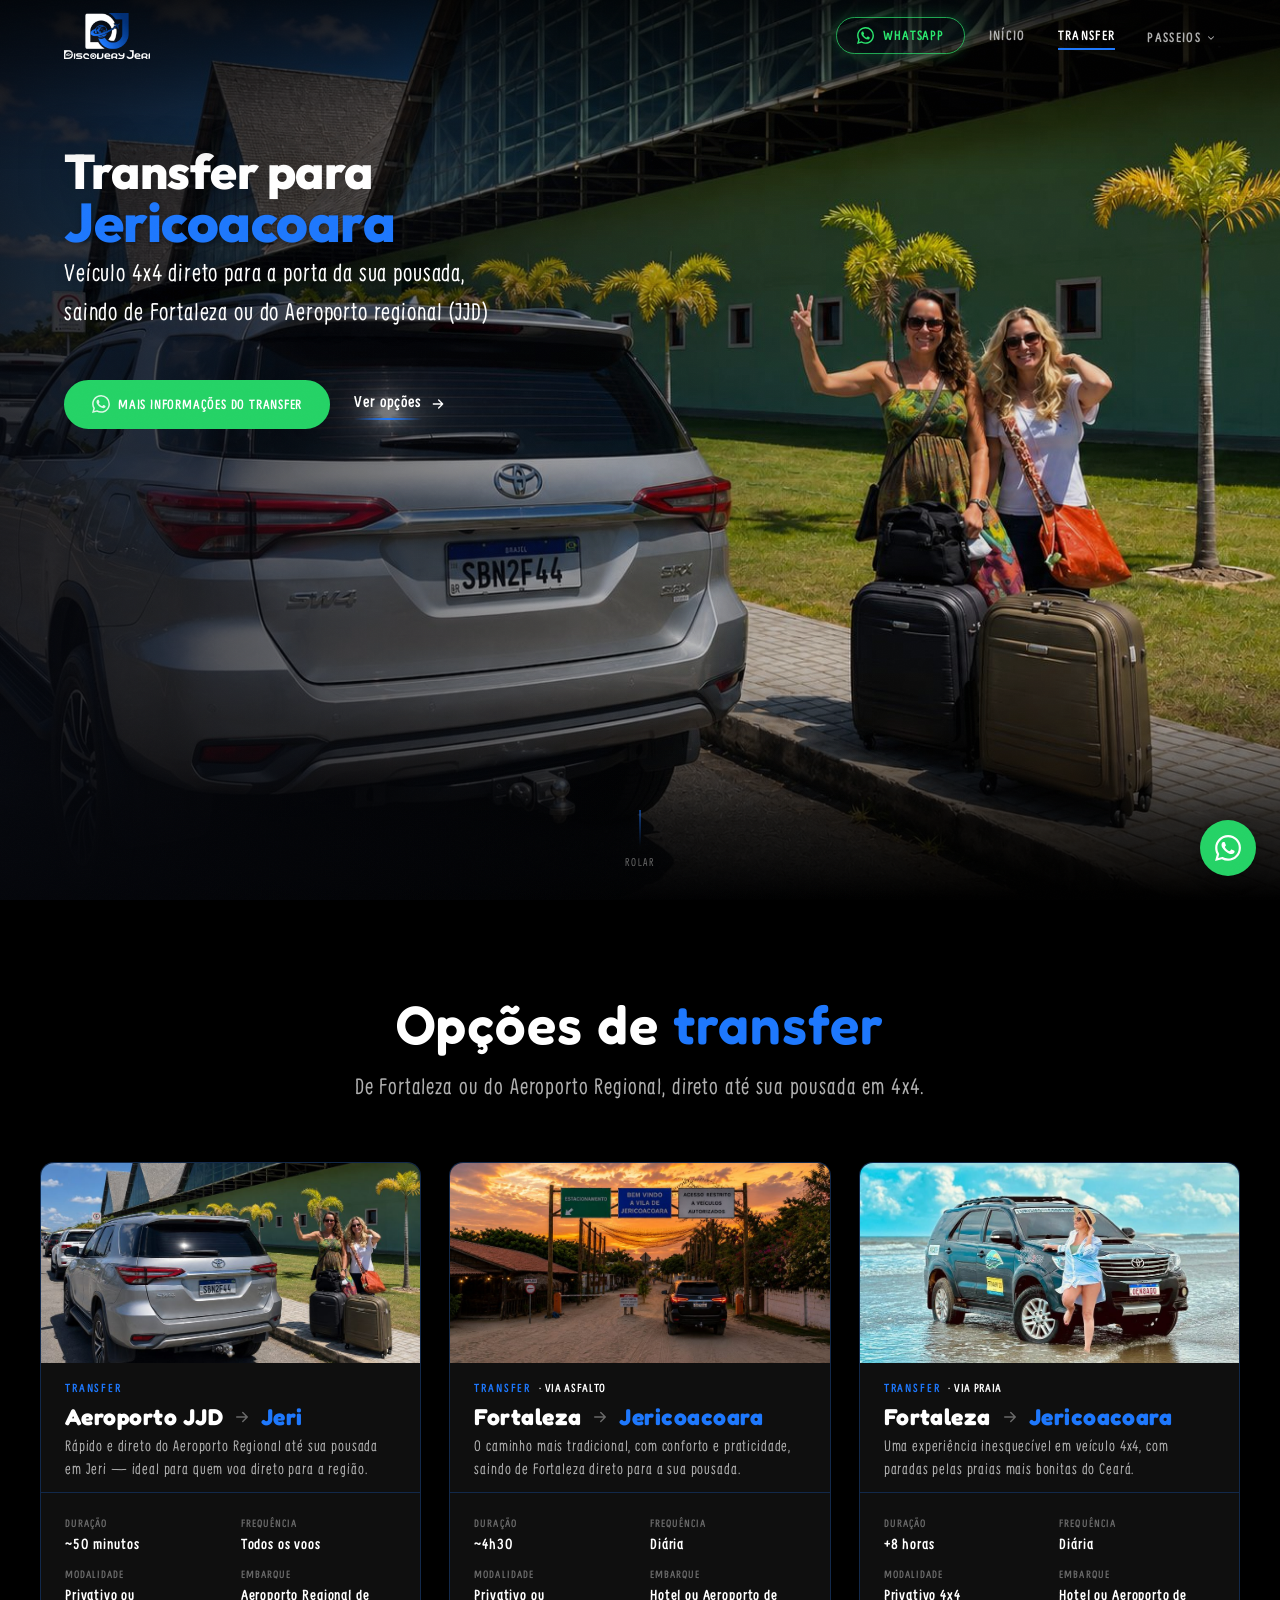
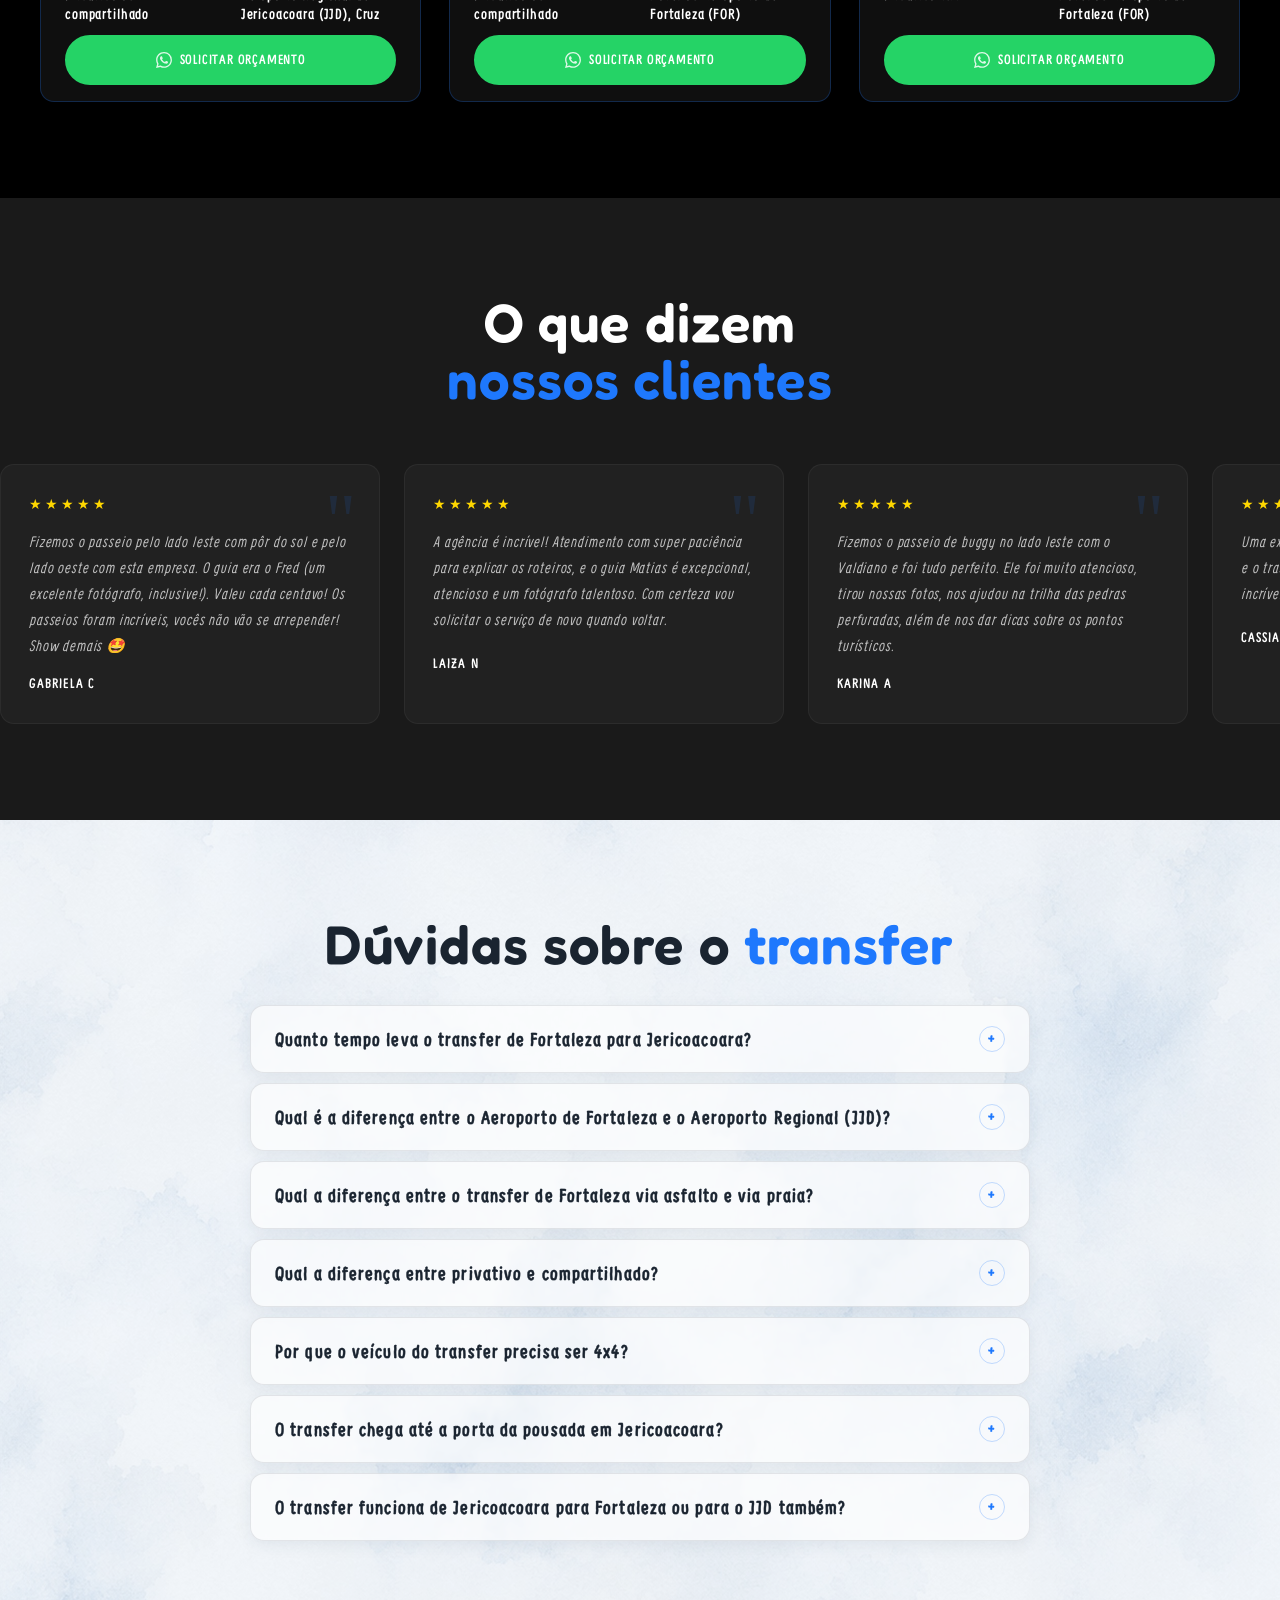
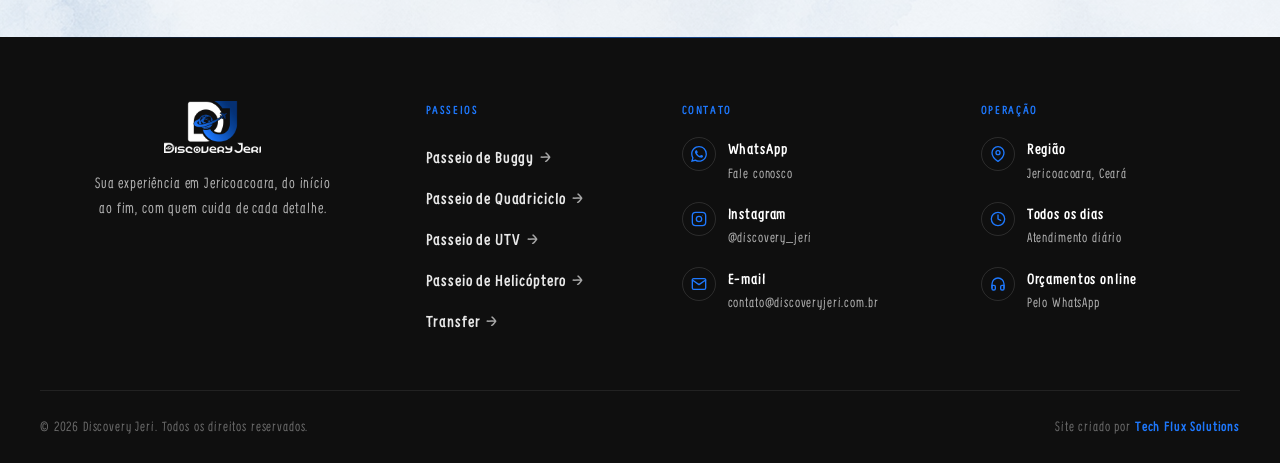
<file: transfer.html>
<!DOCTYPE html>
<html lang="pt-BR">
<head>
  <!-- Google Tag Manager -->
<script>(function(w,d,s,l,i){w[l]=w[l]||[];w[l].push({'gtm.start':
new Date().getTime(),event:'gtm.js'});var f=d.getElementsByTagName(s)[0],
j=d.createElement(s),dl=l!='dataLayer'?'&l='+l:'';j.async=true;j.src=
'https://www.googletagmanager.com/gtm.js?id='+i+dl;f.parentNode.insertBefore(j,f);
})(window,document,'script','dataLayer','GTM-P5H4GKH');</script>
<!-- End Google Tag Manager -->
  <meta charset="UTF-8" />
  <meta name="viewport" content="width=device-width, initial-scale=1.0" />
  <title>Transfer para Jericoacoara — Discovery Jeri</title>
  <meta name="description" content="Transfer 4x4 exclusivo de Fortaleza ou do Aeroporto Regional (JJD) para Jericoacoara. Privativo ou compartilhado, direto para a porta da sua pousada." />
  <meta name="keywords" content="transfer Jericoacoara, transfer Fortaleza Jericoacoara, transfer JJD Jericoacoara, transfer aeroporto Jericoacoara, 4x4 Jericoacoara" />
  <meta name="robots" content="index, follow" />
  <link rel="canonical" href="https://www.discoveryjeri.com.br/transfer.html" />

  <!-- Open Graph -->
  <meta property="og:type"        content="website" />
  <meta property="og:url"         content="https://www.discoveryjeri.com.br/transfer.html" />
  <meta property="og:title"       content="Transfer para Jericoacoara — Discovery Jeri" />
  <meta property="og:description" content="Transfer 4x4 exclusivo de Fortaleza ou do Aeroporto Regional (JJD) direto para sua pousada em Jeri. Privativo ou compartilhado." />

  <!-- CSS -->
  <link rel="stylesheet" href="css/style.css" />

  <!-- Favicon -->
  <link rel="icon" href="assets/favicon.ico" sizes="any" />
  <link rel="icon" type="image/png" sizes="32x32" href="assets/favicon-32.png" />
  <link rel="icon" type="image/png" sizes="16x16" href="assets/favicon-16.png" />
  <link rel="apple-touch-icon" sizes="180x180" href="assets/apple-touch-icon.png" />

  <!-- Schema: Service -->
  <script type="application/ld+json">
  {
    "@context": "https://schema.org",
    "@type": "Service",
    "name": "Transfer para Jericoacoara",
    "provider": {
      "@type": "Organization",
      "name": "Discovery Jeri",
      "url": "https://www.discoveryjeri.com.br",
      "telephone": "+5588997261472"
    },
    "description": "Transfer 4x4 exclusivo saindo de Fortaleza (aproximadamente 4h30) ou do Aeroporto Regional JJD (aproximadamente 50 minutos) direto para a porta da sua pousada em Jericoacoara. Privativo ou compartilhado.",
    "areaServed": {
      "@type": "Place",
      "name": "Jericoacoara, Ceará, Brasil"
    },
    "availableChannel": {
      "@type": "ServiceChannel",
      "serviceUrl": "https://wa.me/5588997261472",
      "serviceType": "WhatsApp"
    }
  }
  </script>

  <!-- Schema: FAQPage -->
  <script type="application/ld+json">
  {
    "@context": "https://schema.org",
    "@type": "FAQPage",
    "mainEntity": [
      {
        "@type": "Question",
        "name": "Quanto tempo leva o transfer de Fortaleza para Jericoacoara?",
        "acceptedAnswer": {
          "@type": "Answer",
          "text": "O transfer de Fortaleza para Jericoacoara tem duração estimada de aproximadamente 4 horas e 30 minutos, utilizando veículo exclusivo 4x4."
        }
      },
      {
        "@type": "Question",
        "name": "Qual é a diferença entre o Aeroporto de Fortaleza e o Aeroporto Regional (JJD) para ir a Jericoacoara?",
        "acceptedAnswer": {
          "@type": "Answer",
          "text": "O Aeroporto de Fortaleza (FOR) fica a aproximadamente 4h30 de Jericoacoara de carro. O Aeroporto Regional de Jericoacoara (JJD), em Cruz, fica a apenas 50 minutos de transfer — muito mais rápido para quem voa direto para a região."
        }
      },
      {
        "@type": "Question",
        "name": "Qual a diferença entre o transfer de Fortaleza via asfalto e via praia?",
        "acceptedAnswer": {
          "@type": "Answer",
          "text": "O transfer via asfalto é mais rápido (aproximadamente 4h30), segue pela rodovia e tem opção privativa ou compartilhada. O via praia é uma experiência mais longa (mais de 8 horas), 100% pelo litoral cearense em veículo 4x4 privativo, com paradas para curtir a paisagem no caminho."
        }
      },
      {
        "@type": "Question",
        "name": "O transfer é privativo ou compartilhado?",
        "acceptedAnswer": {
          "@type": "Answer",
          "text": "O transfer de Fortaleza via asfalto e o do Aeroporto Regional (JJD) têm opção privativa (veículo exclusivo para o seu grupo) ou compartilhada. Já o transfer de Fortaleza via praia é sempre privativo, em 4x4. Entre em contato pelo WhatsApp para informações e disponibilidade."
        }
      },
      {
        "@type": "Question",
        "name": "O transfer chega até a porta da pousada em Jericoacoara?",
        "acceptedAnswer": {
          "@type": "Answer",
          "text": "Sim. O desembarque é feito na porta da sua pousada em Jericoacoara. O veículo 4x4 é necessário para acessar as vias de areia dentro do Parque Nacional de Jericoacoara."
        }
      },
      {
        "@type": "Question",
        "name": "Por que o veículo do transfer precisa ser 4x4?",
        "acceptedAnswer": {
          "@type": "Answer",
          "text": "Jericoacoara fica dentro de um Parque Nacional com vias de areia. Carros comuns não conseguem acessar a cidade — só veículos 4x4 têm capacidade para trafegar pelas dunas e avenidas de areia até a sua pousada."
        }
      },
      {
        "@type": "Question",
        "name": "O transfer funciona de Jericoacoara para Fortaleza ou para o JJD também?",
        "acceptedAnswer": {
          "@type": "Answer",
          "text": "Sim! Realizamos o transfer de retorno também — de Jericoacoara para Fortaleza ou para o Aeroporto Regional (JJD). Entre em contato pelo WhatsApp para organizar sua ida e volta."
        }
      }
    ]
  }
  </script>
</head>
<body>
  <!-- Google Tag Manager (noscript) -->
<noscript><iframe src="https://www.googletagmanager.com/ns.html?id=GTM-P5H4GKH"
height="0" width="0" style="display:none;visibility:hidden"></iframe></noscript>
<!-- End Google Tag Manager (noscript) -->

  <!-- ===== NAVIGATION ===== -->
  <nav class="nav nav-header-shadow" role="navigation" aria-label="Menu principal">
    <div class="nav-inner">
      <a href="index.html" class="nav-logo" aria-label="Discovery Jeri — Página inicial">
        <img src="assets/logo-discovery/logo-icone.webp" alt="Discovery Jeri" />
      </a>
      <div class="nav-right">
        <a href="https://wa.me/5588997261472?text=Olá!%20Vim%20pelo%20site!%20Quero%20informações%20sobre%20o%20transfer%20para%20Jericoacoara." class="nav-cta nav-cta-desktop" target="_blank" rel="noopener">
          <svg viewBox="0 0 24 24" fill="currentColor" aria-hidden="true"><path d="M17.472 14.382c-.297-.149-1.758-.867-2.03-.967-.273-.099-.471-.148-.67.15-.197.297-.767.966-.94 1.164-.173.199-.347.223-.644.075-.297-.15-1.255-.463-2.39-1.475-.883-.788-1.48-1.761-1.653-2.059-.173-.297-.018-.458.13-.606.134-.133.298-.347.446-.52.149-.174.198-.298.298-.497.099-.198.05-.371-.025-.52-.075-.149-.669-1.612-.916-2.207-.242-.579-.487-.5-.669-.51-.173-.008-.371-.01-.57-.01-.198 0-.52.074-.792.372-.272.297-1.04 1.016-1.04 2.479 0 1.462 1.065 2.875 1.213 3.074.149.198 2.096 3.2 5.077 4.487.709.306 1.262.489 1.694.625.712.227 1.36.195 1.871.118.571-.085 1.758-.719 2.006-1.413.248-.694.248-1.289.173-1.413-.074-.124-.272-.198-.57-.347m-5.421 7.403h-.004a9.87 9.87 0 01-5.031-1.378l-.361-.214-3.741.982.998-3.648-.235-.374a9.86 9.86 0 01-1.51-5.26c.001-5.45 4.436-9.884 9.888-9.884 2.64 0 5.122 1.03 6.988 2.898a9.825 9.825 0 012.893 6.994c-.003 5.45-4.437 9.884-9.885 9.884m8.413-18.297A11.815 11.815 0 0012.05 0C5.495 0 .16 5.335.157 11.892c0 2.096.547 4.142 1.588 5.945L.057 24l6.305-1.654a11.882 11.882 0 005.683 1.448h.005c6.554 0 11.89-5.335 11.893-11.893a11.821 11.821 0 00-3.48-8.413z"/></svg>
          WhatsApp
        </a>
        <div class="nav-links">
          <a href="index.html">Início</a>
          <a href="transfer.html" class="active">Transfer</a>
          <div class="nav-dropdown">
            <a href="passeios.html" class="nav-dropdown-trigger">
              Passeios
              <svg class="nav-dropdown-caret" width="10" height="10" viewBox="0 0 24 24" fill="none" stroke="currentColor" stroke-width="2.5" stroke-linecap="round" stroke-linejoin="round"><polyline points="6 9 12 15 18 9"/></svg>
            </a>
            <div class="nav-dropdown-menu">
              <a href="passeio-buggy.html">Passeio de Buggy</a>
              <a href="passeio-quadriciclo.html">Passeio de Quadriciclo</a>
              <a href="passeio-utv.html">Passeio de UTV</a>
              <a href="passeio-helicoptero.html">Passeio de Helicóptero</a>
            </div>
          </div>
        </div>
      </div>
      <button class="nav-hamburger" id="hamburger" aria-label="Abrir menu" aria-expanded="false">
        <span></span><span></span><span></span>
      </button>
    </div>
  </nav>

  <!-- Mobile menu -->
  <div class="nav-mobile" id="nav-mobile" role="navigation" aria-label="Menu mobile">
    <a href="index.html" class="nav-mobile-row">
      Início
      <svg width="18" height="18" viewBox="0 0 24 24" fill="none" stroke="currentColor" stroke-width="2" stroke-linecap="round" stroke-linejoin="round"><polyline points="9 18 15 12 9 6"/></svg>
    </a>
    <a href="transfer.html" class="nav-mobile-row">
      Transfer
      <svg width="18" height="18" viewBox="0 0 24 24" fill="none" stroke="currentColor" stroke-width="2" stroke-linecap="round" stroke-linejoin="round"><polyline points="9 18 15 12 9 6"/></svg>
    </a>
    <a href="passeios.html" class="nav-mobile-row">
      Passeios
      <svg width="18" height="18" viewBox="0 0 24 24" fill="none" stroke="currentColor" stroke-width="2" stroke-linecap="round" stroke-linejoin="round"><polyline points="6 9 12 15 18 9"/></svg>
    </a>
    <div class="nav-mobile-accordion">
      <div class="nav-mobile-accordion-inner">
        <a href="passeio-buggy.html" class="nav-mobile-sub">Passeio de Buggy<svg width="16" height="16" viewBox="0 0 24 24" fill="none" stroke="currentColor" stroke-width="2" stroke-linecap="round" stroke-linejoin="round"><polyline points="9 18 15 12 9 6"/></svg></a>
        <a href="passeio-quadriciclo.html" class="nav-mobile-sub">Passeio de Quadriciclo<svg width="16" height="16" viewBox="0 0 24 24" fill="none" stroke="currentColor" stroke-width="2" stroke-linecap="round" stroke-linejoin="round"><polyline points="9 18 15 12 9 6"/></svg></a>
        <a href="passeio-utv.html" class="nav-mobile-sub">Passeio de UTV<svg width="16" height="16" viewBox="0 0 24 24" fill="none" stroke="currentColor" stroke-width="2" stroke-linecap="round" stroke-linejoin="round"><polyline points="9 18 15 12 9 6"/></svg></a>
        <a href="passeio-helicoptero.html" class="nav-mobile-sub">Passeio de Helicóptero<svg width="16" height="16" viewBox="0 0 24 24" fill="none" stroke="currentColor" stroke-width="2" stroke-linecap="round" stroke-linejoin="round"><polyline points="9 18 15 12 9 6"/></svg></a>
      </div>
    </div>
    <a href="https://wa.me/5588997261472?text=Olá!%20Vim%20pelo%20site!%20Quero%20informações%20sobre%20o%20transfer%20para%20Jericoacoara." class="nav-mobile-whatsapp" target="_blank" rel="noopener">
      <svg width="18" height="18" viewBox="0 0 24 24" fill="currentColor" aria-hidden="true"><path d="M17.472 14.382c-.297-.149-1.758-.867-2.03-.967-.273-.099-.471-.148-.67.15-.197.297-.767.966-.94 1.164-.173.199-.347.223-.644.075-.297-.15-1.255-.463-2.39-1.475-.883-.788-1.48-1.761-1.653-2.059-.173-.297-.018-.458.13-.606.134-.133.298-.347.446-.52.149-.174.198-.298.298-.497.099-.198.05-.371-.025-.52-.075-.149-.669-1.612-.916-2.207-.242-.579-.487-.5-.669-.51-.173-.008-.371-.01-.57-.01-.198 0-.52.074-.792.372-.272.297-1.04 1.016-1.04 2.479 0 1.462 1.065 2.875 1.213 3.074.149.198 2.096 3.2 5.077 4.487.709.306 1.262.489 1.694.625.712.227 1.36.195 1.871.118.571-.085 1.758-.719 2.006-1.413.248-.694.248-1.289.173-1.413-.074-.124-.272-.198-.57-.347m-5.421 7.403h-.004a9.87 9.87 0 01-5.031-1.378l-.361-.214-3.741.982.998-3.648-.235-.374a9.86 9.86 0 01-1.51-5.26c.001-5.45 4.436-9.884 9.888-9.884 2.64 0 5.122 1.03 6.988 2.898a9.825 9.825 0 012.893 6.994c-.003 5.45-4.437 9.884-9.885 9.884m8.413-18.297A11.815 11.815 0 0012.05 0C5.495 0 .16 5.335.157 11.892c0 2.096.547 4.142 1.588 5.945L.057 24l6.305-1.654a11.882 11.882 0 005.683 1.448h.005c6.554 0 11.89-5.335 11.893-11.893a11.821 11.821 0 00-3.48-8.413z"/></svg>
      Falar no WhatsApp
    </a>
  </div>

  <main>

    <!-- ===== HERO ===== -->
    <section class="hero hero-split hero-transfer" aria-label="Transfer para Jericoacoara">
      <div class="hero-bg"></div>
      <div class="hero-photo" style="background-image: url('assets/hero-transfer.jpg'); opacity: 0.90; background-position: 72% center;"></div>
      <div class="hero-overlay"></div>

      <!-- LADO ESQUERDO: texto -->
      <div class="hero-split-left">
        <h1 class="hero-split-title">
          <span class="hero-title-line">Transfer para</span>
          <span class="hero-title-line"><span class="accent-text">Jericoacoara</span></span>
        </h1>

        <p class="hero-subtitle hero-subtitle-transfer" style="max-width: 520px;">
          <span class="htl-desktop">
            Veículo 4x4 direto para a porta da sua pousada,<br>
            saindo de Fortaleza ou do Aeroporto regional (JJD)
          </span>
          <span class="htl-mobile">
            Veículo 4x4 direto para a porta da<br>
            sua pousada, saindo de Fortaleza<br>
            ou do Aeroporto regional (JJD)
          </span>
        </p>

        <div class="hero-ctas hero-ctas-side-desktop" style="margin-top: 32px;">
          <a href="https://wa.me/5588997261472?text=Olá!%20Vim%20pelo%20site!%20Quero%20informações%20sobre%20o%20transfer%20para%20Jericoacoara." class="btn btn-hero-cta" target="_blank" rel="noopener">
            <svg width="18" height="18" viewBox="0 0 24 24" fill="currentColor" aria-hidden="true"><path d="M17.472 14.382c-.297-.149-1.758-.867-2.03-.967-.273-.099-.471-.148-.67.15-.197.297-.767.966-.94 1.164-.173.199-.347.223-.644.075-.297-.15-1.255-.463-2.39-1.475-.883-.788-1.48-1.761-1.653-2.059-.173-.297-.018-.458.13-.606.134-.133.298-.347.446-.52.149-.174.198-.298.298-.497.099-.198.05-.371-.025-.52-.075-.149-.669-1.612-.916-2.207-.242-.579-.487-.5-.669-.51-.173-.008-.371-.01-.57-.01-.198 0-.52.074-.792.372-.272.297-1.04 1.016-1.04 2.479 0 1.462 1.065 2.875 1.213 3.074.149.198 2.096 3.2 5.077 4.487.709.306 1.262.489 1.694.625.712.227 1.36.195 1.871.118.571-.085 1.758-.719 2.006-1.413.248-.694.248-1.289.173-1.413-.074-.124-.272-.198-.57-.347m-5.421 7.403h-.004a9.87 9.87 0 01-5.031-1.378l-.361-.214-3.741.982.998-3.648-.235-.374a9.86 9.86 0 01-1.51-5.26c.001-5.45 4.436-9.884 9.888-9.884 2.64 0 5.122 1.03 6.988 2.898a9.825 9.825 0 012.893 6.994c-.003 5.45-4.437 9.884-9.885 9.884m8.413-18.297A11.815 11.815 0 0012.05 0C5.495 0 .16 5.335.157 11.892c0 2.096.547 4.142 1.588 5.945L.057 24l6.305-1.654a11.882 11.882 0 005.683 1.448h.005c6.554 0 11.89-5.335 11.893-11.893a11.821 11.821 0 00-3.48-8.413z"/></svg>
            Mais informações do transfer
          </a>
          <a href="#transfer-options-title" class="hero-link-secondary" onclick="event.preventDefault();var el=document.getElementById('transfer-options-title');var offset=el.getBoundingClientRect().top+window.scrollY-140;window.scrollTo({top:offset,behavior:'smooth'});">
            <span class="hero-link-text">Ver opções</span>
            <svg width="16" height="16" viewBox="0 0 24 24" fill="none" stroke="currentColor" stroke-width="2" stroke-linecap="round" stroke-linejoin="round"><path d="M5 12h14m-6-6 6 6-6 6"/></svg>
          </a>
        </div>

      </div>

      <div class="hero-scroll" aria-hidden="true">Rolar</div>
    </section>

    <!-- ===== OPÇÕES DE TRANSFER ===== -->
    <section style="background: #000; padding: var(--section-v) var(--section-h);" aria-labelledby="transfer-options-title">
      <div class="container">
        <div class="section-header reveal">
          <h2 id="transfer-options-title">Opções de <span class="accent-text">transfer</span></h2>
          <p style="font-size: clamp(0.95rem, 2.6vw, 1.3rem); max-width: 720px;">
            <span class="htl-desktop">De Fortaleza ou do Aeroporto Regional, direto até sua pousada em 4x4.</span>
            <span class="htl-mobile">De Fortaleza ou do Aeroporto Regional, direto<br>até sua pousada em 4x4.</span>
          </p>
        </div>

        <div class="transfer-options">

          <!-- Opção 3: JJD -->
          <div class="transfer-card reveal reveal-d1">
            <div class="transfer-card-thumb">
              <img src="assets/capas/transfer-sw4.jpg" alt="Transfer 4x4 — Aeroporto JJD para Jericoacoara" loading="lazy" />
            </div>
            <div class="transfer-card-header">
              <div class="transfer-card-eyebrow">Transfer</div>
              <h3 class="transfer-route-title">
                Aeroporto JJD
                <svg width="18" height="18" viewBox="0 0 24 24" fill="none" stroke="currentColor" stroke-width="2" stroke-linecap="round" stroke-linejoin="round"><path d="M5 12h14m-6-6 6 6-6 6"/></svg>
                <span class="accent-text">Jeri</span>
              </h3>
              <p class="transfer-card-desc">Rápido e direto do Aeroporto Regional até sua pousada em Jeri — ideal para quem voa direto para a região.</p>
            </div>
            <div class="transfer-card-body">
              <div class="transfer-detail-list">
                <div class="transfer-detail">
                  <span class="transfer-detail-label">Duração</span>
                  <span class="transfer-detail-value">~50 minutos</span>
                </div>
                <div class="transfer-detail">
                  <span class="transfer-detail-label">Frequência</span>
                  <span class="transfer-detail-value">Todos os voos</span>
                </div>
                <div class="transfer-detail">
                  <span class="transfer-detail-label">Modalidade</span>
                  <span class="transfer-detail-value">Privativo ou compartilhado</span>
                </div>
                <div class="transfer-detail">
                  <span class="transfer-detail-label">Embarque</span>
                  <span class="transfer-detail-value">Aeroporto Regional de Jericoacoara (JJD), Cruz</span>
                </div>
              </div>
              <a href="https://wa.me/5588997261472?text=Olá!%20Vim%20pelo%20site!%20Quero%20informações%20sobre%20o%20transfer%20do%20aeroporto%20JJD%20para%20Jericoacoara." class="btn btn-hero-cta btn-full" target="_blank" rel="noopener">
                <svg width="16" height="16" viewBox="0 0 24 24" fill="currentColor" aria-hidden="true"><path d="M17.472 14.382c-.297-.149-1.758-.867-2.03-.967-.273-.099-.471-.148-.67.15-.197.297-.767.966-.94 1.164-.173.199-.347.223-.644.075-.297-.15-1.255-.463-2.39-1.475-.883-.788-1.48-1.761-1.653-2.059-.173-.297-.018-.458.13-.606.134-.133.298-.347.446-.52.149-.174.198-.298.298-.497.099-.198.05-.371-.025-.52-.075-.149-.669-1.612-.916-2.207-.242-.579-.487-.5-.669-.51-.173-.008-.371-.01-.57-.01-.198 0-.52.074-.792.372-.272.297-1.04 1.016-1.04 2.479 0 1.462 1.065 2.875 1.213 3.074.149.198 2.096 3.2 5.077 4.487.709.306 1.262.489 1.694.625.712.227 1.36.195 1.871.118.571-.085 1.758-.719 2.006-1.413.248-.694.248-1.289.173-1.413-.074-.124-.272-.198-.57-.347m-5.421 7.403h-.004a9.87 9.87 0 01-5.031-1.378l-.361-.214-3.741.982.998-3.648-.235-.374a9.86 9.86 0 01-1.51-5.26c.001-5.45 4.436-9.884 9.888-9.884 2.64 0 5.122 1.03 6.988 2.898a9.825 9.825 0 012.893 6.994c-.003 5.45-4.437 9.884-9.885 9.884m8.413-18.297A11.815 11.815 0 0012.05 0C5.495 0 .16 5.335.157 11.892c0 2.096.547 4.142 1.588 5.945L.057 24l6.305-1.654a11.882 11.882 0 005.683 1.448h.005c6.554 0 11.89-5.335 11.893-11.893a11.821 11.821 0 00-3.48-8.413z"/></svg>
                Solicitar orçamento
              </a>
            </div>
          </div>
          <!-- Opção 1: Fortaleza -->
          <div class="transfer-card reveal reveal-d2">
            <div class="transfer-card-thumb">
              <img src="assets/capas/transfer-via-asfalto.jpg" alt="Transfer 4x4 — Fortaleza para Jericoacoara via asfalto" loading="lazy" />
            </div>
            <div class="transfer-card-header">
              <div class="transfer-card-eyebrow">Transfer <span class="transfer-route-suffix">· via asfalto</span></div>
              <h3 class="transfer-route-title">
                Fortaleza
                <svg width="18" height="18" viewBox="0 0 24 24" fill="none" stroke="currentColor" stroke-width="2" stroke-linecap="round" stroke-linejoin="round"><path d="M5 12h14m-6-6 6 6-6 6"/></svg>
                <span class="accent-text">Jericoacoara</span>
              </h3>
              <p class="transfer-card-desc">O caminho mais tradicional, com conforto e praticidade, saindo de Fortaleza direto para a sua pousada.</p>
            </div>
            <div class="transfer-card-body">
              <div class="transfer-detail-list">
                <div class="transfer-detail">
                  <span class="transfer-detail-label">Duração</span>
                  <span class="transfer-detail-value">~4h30</span>
                </div>
                <div class="transfer-detail">
                  <span class="transfer-detail-label">Frequência</span>
                  <span class="transfer-detail-value">Diária</span>
                </div>
                <div class="transfer-detail">
                  <span class="transfer-detail-label">Modalidade</span>
                  <span class="transfer-detail-value">Privativo ou compartilhado</span>
                </div>
                <div class="transfer-detail">
                  <span class="transfer-detail-label">Embarque</span>
                  <span class="transfer-detail-value">Hotel ou Aeroporto de Fortaleza (FOR)</span>
                </div>
              </div>
              <a href="https://wa.me/5588997261472?text=Olá!%20Vim%20pelo%20site!%20Quero%20informações%20sobre%20o%20transfer%20de%20Fortaleza%20para%20Jericoacoara." class="btn btn-hero-cta btn-full" target="_blank" rel="noopener">
                <svg width="16" height="16" viewBox="0 0 24 24" fill="currentColor" aria-hidden="true"><path d="M17.472 14.382c-.297-.149-1.758-.867-2.03-.967-.273-.099-.471-.148-.67.15-.197.297-.767.966-.94 1.164-.173.199-.347.223-.644.075-.297-.15-1.255-.463-2.39-1.475-.883-.788-1.48-1.761-1.653-2.059-.173-.297-.018-.458.13-.606.134-.133.298-.347.446-.52.149-.174.198-.298.298-.497.099-.198.05-.371-.025-.52-.075-.149-.669-1.612-.916-2.207-.242-.579-.487-.5-.669-.51-.173-.008-.371-.01-.57-.01-.198 0-.52.074-.792.372-.272.297-1.04 1.016-1.04 2.479 0 1.462 1.065 2.875 1.213 3.074.149.198 2.096 3.2 5.077 4.487.709.306 1.262.489 1.694.625.712.227 1.36.195 1.871.118.571-.085 1.758-.719 2.006-1.413.248-.694.248-1.289.173-1.413-.074-.124-.272-.198-.57-.347m-5.421 7.403h-.004a9.87 9.87 0 01-5.031-1.378l-.361-.214-3.741.982.998-3.648-.235-.374a9.86 9.86 0 01-1.51-5.26c.001-5.45 4.436-9.884 9.888-9.884 2.64 0 5.122 1.03 6.988 2.898a9.825 9.825 0 012.893 6.994c-.003 5.45-4.437 9.884-9.885 9.884m8.413-18.297A11.815 11.815 0 0012.05 0C5.495 0 .16 5.335.157 11.892c0 2.096.547 4.142 1.588 5.945L.057 24l6.305-1.654a11.882 11.882 0 005.683 1.448h.005c6.554 0 11.89-5.335 11.893-11.893a11.821 11.821 0 00-3.48-8.413z"/></svg>
                Solicitar orçamento
              </a>
            </div>
          </div>

          <!-- Opção 2: Fortaleza via praia -->
          <div class="transfer-card reveal reveal-d3">
            <div class="transfer-card-thumb">
              <img src="assets/capas/transfer-via-praia.jpg" alt="Transfer 4x4 — Fortaleza para Jericoacoara via praia" loading="lazy" />
            </div>
            <div class="transfer-card-header">
              <div class="transfer-card-eyebrow">Transfer <span class="transfer-route-suffix">· via praia</span></div>
              <h3 class="transfer-route-title">
                Fortaleza
                <svg width="18" height="18" viewBox="0 0 24 24" fill="none" stroke="currentColor" stroke-width="2" stroke-linecap="round" stroke-linejoin="round"><path d="M5 12h14m-6-6 6 6-6 6"/></svg>
                <span class="accent-text">Jericoacoara</span>
              </h3>
              <p class="transfer-card-desc">Uma experiência inesquecível em veículo 4x4, com paradas pelas praias mais bonitas do Ceará.</p>
            </div>
            <div class="transfer-card-body">
              <div class="transfer-detail-list">
                <div class="transfer-detail">
                  <span class="transfer-detail-label">Duração</span>
                  <span class="transfer-detail-value">+8 horas</span>
                </div>
                <div class="transfer-detail">
                  <span class="transfer-detail-label">Frequência</span>
                  <span class="transfer-detail-value">Diária</span>
                </div>
                <div class="transfer-detail">
                  <span class="transfer-detail-label">Modalidade</span>
                  <span class="transfer-detail-value">Privativo 4x4</span>
                </div>
                <div class="transfer-detail">
                  <span class="transfer-detail-label">Embarque</span>
                  <span class="transfer-detail-value">Hotel ou Aeroporto de Fortaleza (FOR)</span>
                </div>
              </div>
              <a href="https://wa.me/5588997261472?text=Olá!%20Vim%20pelo%20site!%20Quero%20informações%20sobre%20o%20transfer%20de%20Fortaleza%20para%20Jericoacoara%20via%20praia." class="btn btn-hero-cta btn-full" target="_blank" rel="noopener">
                <svg width="16" height="16" viewBox="0 0 24 24" fill="currentColor" aria-hidden="true"><path d="M17.472 14.382c-.297-.149-1.758-.867-2.03-.967-.273-.099-.471-.148-.67.15-.197.297-.767.966-.94 1.164-.173.199-.347.223-.644.075-.297-.15-1.255-.463-2.39-1.475-.883-.788-1.48-1.761-1.653-2.059-.173-.297-.018-.458.13-.606.134-.133.298-.347.446-.52.149-.174.198-.298.298-.497.099-.198.05-.371-.025-.52-.075-.149-.669-1.612-.916-2.207-.242-.579-.487-.5-.669-.51-.173-.008-.371-.01-.57-.01-.198 0-.52.074-.792.372-.272.297-1.04 1.016-1.04 2.479 0 1.462 1.065 2.875 1.213 3.074.149.198 2.096 3.2 5.077 4.487.709.306 1.262.489 1.694.625.712.227 1.36.195 1.871.118.571-.085 1.758-.719 2.006-1.413.248-.694.248-1.289.173-1.413-.074-.124-.272-.198-.57-.347m-5.421 7.403h-.004a9.87 9.87 0 01-5.031-1.378l-.361-.214-3.741.982.998-3.648-.235-.374a9.86 9.86 0 01-1.51-5.26c.001-5.45 4.436-9.884 9.888-9.884 2.64 0 5.122 1.03 6.988 2.898a9.825 9.825 0 012.893 6.994c-.003 5.45-4.437 9.884-9.885 9.884m8.413-18.297A11.815 11.815 0 0012.05 0C5.495 0 .16 5.335.157 11.892c0 2.096.547 4.142 1.588 5.945L.057 24l6.305-1.654a11.882 11.882 0 005.683 1.448h.005c6.554 0 11.89-5.335 11.893-11.893a11.821 11.821 0 00-3.48-8.413z"/></svg>
                Solicitar orçamento
              </a>
            </div>
          </div>


        </div>
      </div>
    </section>

    <!-- ===== DEPOIMENTOS ===== -->
    <section style="background: var(--bg-800); padding: var(--section-v) 0; overflow: hidden;" aria-labelledby="testimonials-title">
      <div class="container" style="padding: 0 var(--section-h);">
        <div class="section-header reveal">
          <h2 id="testimonials-title">O que dizem<br><span class="accent-text">nossos clientes</span></h2>
        </div>
      </div><!-- /.container -->

      <div class="testimonials-marquee-wrap">
          <div class="testimonials-marquee-track" id="testimonialsTrack">
            <!-- Set 1 -->
            <div class="testimonial-card reveal reveal-d1">
              <div class="testimonial-quote" aria-hidden="true">"</div>
              <div class="testimonial-stars" aria-label="5 estrelas">★★★★★</div>
              <p class="testimonial-text">Fizemos o passeio pelo lado leste com pôr do sol e pelo lado oeste com esta empresa. O guia era o Fred (um excelente fotógrafo, inclusive!). Valeu cada centavo! Os passeios foram incríveis, vocês não vão se arrepender! Show demais 🤩</p>
              <div class="testimonial-author">Gabriela C</div>
            </div>
            <div class="testimonial-card reveal reveal-d2">
              <div class="testimonial-quote" aria-hidden="true">"</div>
              <div class="testimonial-stars" aria-label="5 estrelas">★★★★★</div>
              <p class="testimonial-text">A agência é incrível! Atendimento com super paciência para explicar os roteiros, e o guia Matias é excepcional, atencioso e um fotógrafo talentoso. Com certeza vou solicitar o serviço de novo quando voltar.</p>
              <div class="testimonial-author">Laiza N</div>
            </div>
            <div class="testimonial-card reveal reveal-d3">
              <div class="testimonial-quote" aria-hidden="true">"</div>
              <div class="testimonial-stars" aria-label="5 estrelas">★★★★★</div>
              <p class="testimonial-text">Fizemos o passeio de buggy no lado leste com o Valdiano e foi tudo perfeito. Ele foi muito atencioso, tirou nossas fotos, nos ajudou na trilha das pedras perfuradas, além de nos dar dicas sobre os pontos turísticos.</p>
              <div class="testimonial-author">Karina A</div>
            </div>
            <div class="testimonial-card reveal">
              <div class="testimonial-quote" aria-hidden="true">"</div>
              <div class="testimonial-stars" aria-label="5 estrelas">★★★★★</div>
              <p class="testimonial-text">Uma experiência incrível desde a reserva até o passeio e o traslado, equipe muito atenciosa e até tiraram fotos incríveis da minha família.</p>
              <div class="testimonial-author">Cassiane C</div>
            </div>
            <div class="testimonial-card reveal">
              <div class="testimonial-quote" aria-hidden="true">"</div>
              <div class="testimonial-stars" aria-label="5 estrelas">★★★★★</div>
              <p class="testimonial-text">Eles proporcionaram a melhor experiência para minha família, com lugares maravilhosos e as melhores fotos em Jeri.</p>
              <div class="testimonial-author">Luciano V</div>
            </div>
            <div class="testimonial-card reveal">
              <div class="testimonial-quote" aria-hidden="true">"</div>
              <div class="testimonial-stars" aria-label="5 estrelas">★★★★★</div>
              <p class="testimonial-text">Fizemos dois passeios com esta empresa e não temos nada a reclamar. A empresa e os operadores são extremamente responsáveis. Um agradecimento especial a toda a equipe.</p>
              <div class="testimonial-author">Alexandre I</div>
            </div>
            <div class="testimonial-card reveal">
              <div class="testimonial-quote" aria-hidden="true">"</div>
              <div class="testimonial-stars" aria-label="5 estrelas">★★★★★</div>
              <p class="testimonial-text">Tudo incrível! Atendimento rápido pelo WhatsApp, transfer do aeroporto superconfortável e passeios simplesmente PERFEITOS! O guia Val é um profissional em fotografia, capturou os momentos mais lindos. Jericoacoara é sensacional, estamos apaixonados! 🙌</p>
              <div class="testimonial-author">Renata</div>
            </div>
            <!-- Set 2 (duplicado para loop infinito) -->
            <div class="testimonial-card" aria-hidden="true">
              <div class="testimonial-quote" aria-hidden="true">"</div>
              <div class="testimonial-stars" aria-label="5 estrelas">★★★★★</div>
              <p class="testimonial-text">Fizemos o passeio pelo lado leste com pôr do sol e pelo lado oeste com esta empresa. O guia era o Fred (um excelente fotógrafo, inclusive!). Valeu cada centavo! Os passeios foram incríveis, vocês não vão se arrepender! Show demais 🤩</p>
              <div class="testimonial-author">Gabriela C</div>
            </div>
            <div class="testimonial-card" aria-hidden="true">
              <div class="testimonial-quote" aria-hidden="true">"</div>
              <div class="testimonial-stars" aria-label="5 estrelas">★★★★★</div>
              <p class="testimonial-text">A agência é incrível! Atendimento com super paciência para explicar os roteiros, e o guia Matias é excepcional, atencioso e um fotógrafo talentoso. Com certeza vou solicitar o serviço de novo quando voltar.</p>
              <div class="testimonial-author">Laiza N</div>
            </div>
            <div class="testimonial-card" aria-hidden="true">
              <div class="testimonial-quote" aria-hidden="true">"</div>
              <div class="testimonial-stars" aria-label="5 estrelas">★★★★★</div>
              <p class="testimonial-text">Fizemos o passeio de buggy no lado leste com o Valdiano e foi tudo perfeito. Ele foi muito atencioso, tirou nossas fotos, nos ajudou na trilha das pedras perfuradas, além de nos dar dicas sobre os pontos turísticos.</p>
              <div class="testimonial-author">Karina A</div>
            </div>
            <div class="testimonial-card" aria-hidden="true">
              <div class="testimonial-quote" aria-hidden="true">"</div>
              <div class="testimonial-stars" aria-label="5 estrelas">★★★★★</div>
              <p class="testimonial-text">Uma experiência incrível desde a reserva até o passeio e o traslado, equipe muito atenciosa e até tiraram fotos incríveis da minha família.</p>
              <div class="testimonial-author">Cassiane C</div>
            </div>
            <div class="testimonial-card" aria-hidden="true">
              <div class="testimonial-quote" aria-hidden="true">"</div>
              <div class="testimonial-stars" aria-label="5 estrelas">★★★★★</div>
              <p class="testimonial-text">Eles proporcionaram a melhor experiência para minha família, com lugares maravilhosos e as melhores fotos em Jeri.</p>
              <div class="testimonial-author">Luciano V</div>
            </div>
            <div class="testimonial-card" aria-hidden="true">
              <div class="testimonial-quote" aria-hidden="true">"</div>
              <div class="testimonial-stars" aria-label="5 estrelas">★★★★★</div>
              <p class="testimonial-text">Fizemos dois passeios com esta empresa e não temos nada a reclamar. A empresa e os operadores são extremamente responsáveis. Um agradecimento especial a toda a equipe.</p>
              <div class="testimonial-author">Alexandre I</div>
            </div>
            <div class="testimonial-card" aria-hidden="true">
              <div class="testimonial-quote" aria-hidden="true">"</div>
              <div class="testimonial-stars" aria-label="5 estrelas">★★★★★</div>
              <p class="testimonial-text">Tudo incrível! Atendimento rápido pelo WhatsApp, transfer do aeroporto superconfortável e passeios simplesmente PERFEITOS! O guia Val é um profissional em fotografia, capturou os momentos mais lindos. Jericoacoara é sensacional, estamos apaixonados! 🙌</p>
              <div class="testimonial-author">Renata</div>
            </div>
          </div>
      </div>
    </section>

    <!-- ===== FAQ ===== -->
    <section class="faq-section" aria-labelledby="faq-title">
      <div class="container">
        <div class="section-header reveal" style="margin-bottom: 32px;">
          <h2 id="faq-title">Dúvidas sobre o <span class="accent-text">transfer</span></h2>
        </div>

        <div class="faq-list" role="list">

          <div class="faq-item" role="listitem">
            <button class="faq-question" aria-expanded="false">
              Quanto tempo leva o transfer de Fortaleza para Jericoacoara?
              <i class="faq-icon" aria-hidden="true">+</i>
            </button>
            <div class="faq-answer" role="region">
              <div class="faq-answer-inner">
                Aproximadamente 4 horas e 30 minutos, em veículo 4x4 exclusivo. O tempo pode variar levemente dependendo das condições de tráfego e da localização exata da sua pousada.
              </div>
            </div>
          </div>

          <div class="faq-item" role="listitem">
            <button class="faq-question" aria-expanded="false">
              Qual é a diferença entre o Aeroporto de Fortaleza e o Aeroporto Regional (JJD)?
              <i class="faq-icon" aria-hidden="true">+</i>
            </button>
            <div class="faq-answer" role="region">
              <div class="faq-answer-inner">
                O Aeroporto de Fortaleza (FOR) fica a aproximadamente 4h30 de Jericoacoara de carro. O Aeroporto Regional de Jericoacoara (JJD), em Cruz, fica a apenas 50 minutos de transfer — muito mais rápido para quem voa direto para a região.
              </div>
            </div>
          </div>

          <div class="faq-item" role="listitem">
            <button class="faq-question" aria-expanded="false">
              Qual a diferença entre o transfer de Fortaleza via asfalto e via praia?
              <i class="faq-icon" aria-hidden="true">+</i>
            </button>
            <div class="faq-answer" role="region">
              <div class="faq-answer-inner">
                O transfer <strong>via asfalto</strong> é mais rápido (aproximadamente 4h30), segue pela rodovia e tem opção privativa ou compartilhada. O <strong>via praia</strong> é uma experiência mais longa (mais de 8 horas), 100% pelo litoral cearense em veículo 4x4 privativo, com paradas para curtir a paisagem no caminho.
              </div>
            </div>
          </div>

          <div class="faq-item" role="listitem">
            <button class="faq-question" aria-expanded="false">
              Qual a diferença entre privativo e compartilhado?
              <i class="faq-icon" aria-hidden="true">+</i>
            </button>
            <div class="faq-answer" role="region">
              <div class="faq-answer-inner">
                No transfer <strong>privativo</strong>, o veículo é exclusivo para o seu grupo — sem paradas intermediárias. No <strong>compartilhado</strong>, o veículo pode carregar outros passageiros e fazer paradas adicionais. Fale com a gente pelo WhatsApp para ver qual opção é melhor pra você.
              </div>
            </div>
          </div>

          <div class="faq-item" role="listitem">
            <button class="faq-question" aria-expanded="false">
              Por que o veículo do transfer precisa ser 4x4?
              <i class="faq-icon" aria-hidden="true">+</i>
            </button>
            <div class="faq-answer" role="region">
              <div class="faq-answer-inner">
                Jericoacoara fica dentro de um Parque Nacional com vias de areia. Carros comuns não conseguem acessar a cidade — só veículos 4x4 têm capacidade para trafegar pelas dunas e avenidas de areia até a sua pousada.
              </div>
            </div>
          </div>

          <div class="faq-item" role="listitem">
            <button class="faq-question" aria-expanded="false">
              O transfer chega até a porta da pousada em Jericoacoara?
              <i class="faq-icon" aria-hidden="true">+</i>
            </button>
            <div class="faq-answer" role="region">
              <div class="faq-answer-inner">
                Sim. O desembarque é feito na porta da sua pousada em Jericoacoara, sem trocas de veículo no meio do caminho.
              </div>
            </div>
          </div>

          <div class="faq-item" role="listitem">
            <button class="faq-question" aria-expanded="false">
              O transfer funciona de Jericoacoara para Fortaleza ou para o JJD também?
              <i class="faq-icon" aria-hidden="true">+</i>
            </button>
            <div class="faq-answer" role="region">
              <div class="faq-answer-inner">
                Sim! Realizamos o transfer de retorno também — de Jericoacoara para Fortaleza ou para o Aeroporto Regional (JJD). Entre em contato pelo WhatsApp para organizar sua ida e volta.
              </div>
            </div>
          </div>

        </div>
      </div>
    </section>

  </main>

  <!-- ===== FOOTER ===== -->
  <footer class="footer" role="contentinfo">
    <div class="footer-inner">
      <div class="footer-top">
        <div class="footer-brand">
          <img src="assets/logo-discovery/logo-icone.webp" alt="Discovery Jeri" />
          <p>Sua experiência em Jericoacoara, do início<br />ao fim, com quem cuida de cada detalhe.</p>
        </div>

        <div class="footer-col">
          <div class="footer-label">Passeios</div>
          <div class="footer-links">
            <a href="passeio-buggy.html" class="footer-link">Passeio de Buggy <span class="footer-link-arrow">→</span></a>
            <a href="passeio-quadriciclo.html" class="footer-link">Passeio de Quadriciclo <span class="footer-link-arrow">→</span></a>
            <a href="passeio-utv.html" class="footer-link">Passeio de UTV <span class="footer-link-arrow">→</span></a>
            <a href="passeio-helicoptero.html" class="footer-link">Passeio de Helicóptero <span class="footer-link-arrow">→</span></a>
            <a href="transfer.html" class="footer-link">Transfer <span class="footer-link-arrow">→</span></a>
          </div>
        </div>

        <div class="footer-col">
          <div class="footer-label">Contato</div>
          <a href="https://wa.me/5588997261472?text=Olá!%20Vim%20pelo%20site%20e%20gostaria%20de%20mais%20informações." class="footer-item" target="_blank" rel="noopener">
            <span class="footer-item-icon"><svg width="16" height="16" viewBox="0 0 24 24" fill="currentColor" aria-hidden="true"><path d="M17.472 14.382c-.297-.149-1.758-.867-2.03-.967-.273-.099-.471-.148-.67.15-.197.297-.767.966-.94 1.164-.173.199-.347.223-.644.075-.297-.15-1.255-.463-2.39-1.475-.883-.788-1.48-1.761-1.653-2.059-.173-.297-.018-.458.13-.606.134-.133.298-.347.446-.52.149-.174.198-.298.298-.497.099-.198.05-.371-.025-.52-.075-.149-.669-1.612-.916-2.207-.242-.579-.487-.5-.669-.51-.173-.008-.371-.01-.57-.01-.198 0-.52.074-.792.372-.272.297-1.04 1.016-1.04 2.479 0 1.462 1.065 2.875 1.213 3.074.149.198 2.096 3.2 5.077 4.487.709.306 1.262.489 1.694.625.712.227 1.36.195 1.871.118.571-.085 1.758-.719 2.006-1.413.248-.694.248-1.289.173-1.413-.074-.124-.272-.198-.57-.347m-5.421 7.403h-.004a9.87 9.87 0 01-5.031-1.378l-.361-.214-3.741.982.998-3.648-.235-.374a9.86 9.86 0 01-1.51-5.26c.001-5.45 4.436-9.884 9.888-9.884 2.64 0 5.122 1.03 6.988 2.898a9.825 9.825 0 012.893 6.994c-.003 5.45-4.437 9.884-9.885 9.884m8.413-18.297A11.815 11.815 0 0012.05 0C5.495 0 .16 5.335.157 11.892c0 2.096.547 4.142 1.588 5.945L.057 24l6.305-1.654a11.882 11.882 0 005.683 1.448h.005c6.554 0 11.89-5.335 11.893-11.893a11.821 11.821 0 00-3.48-8.413z"/></svg></span>
            <span class="footer-item-text">
              <span class="footer-item-title">WhatsApp</span>
              <span class="footer-item-sub">Fale conosco</span>
            </span>
          </a>
          <a href="https://www.instagram.com/discovery_jeri" class="footer-item" target="_blank" rel="noopener">
            <span class="footer-item-icon"><svg width="16" height="16" viewBox="0 0 24 24" fill="none" stroke="currentColor" stroke-width="2" stroke-linecap="round" stroke-linejoin="round"><rect x="2" y="2" width="20" height="20" rx="5"/><circle cx="12" cy="12" r="4"/><circle cx="17.5" cy="6.5" r="0.6" fill="currentColor" stroke="none"/></svg></span>
            <span class="footer-item-text">
              <span class="footer-item-title">Instagram</span>
              <span class="footer-item-sub">@discovery_jeri</span>
            </span>
          </a>
          <a href="mailto:contato@discoveryjeri.com.br" class="footer-item">
            <span class="footer-item-icon"><svg width="16" height="16" viewBox="0 0 24 24" fill="none" stroke="currentColor" stroke-width="2" stroke-linecap="round" stroke-linejoin="round"><path d="M4 4h16c1.1 0 2 .9 2 2v12c0 1.1-.9 2-2 2H4c-1.1 0-2-.9-2-2V6c0-1.1.9-2 2-2z"/><polyline points="22,6 12,13 2,6"/></svg></span>
            <span class="footer-item-text">
              <span class="footer-item-title">E-mail</span>
              <span class="footer-item-sub">contato@discoveryjeri.com.br</span>
            </span>
          </a>
        </div>

        <div class="footer-col">
          <div class="footer-label">Operação</div>
          <div class="footer-item">
            <span class="footer-item-icon"><svg width="16" height="16" viewBox="0 0 24 24" fill="none" stroke="currentColor" stroke-width="2" stroke-linecap="round" stroke-linejoin="round"><path d="M21 10c0 7-9 13-9 13s-9-6-9-13a9 9 0 0 1 18 0z"/><circle cx="12" cy="10" r="3"/></svg></span>
            <span class="footer-item-text">
              <span class="footer-item-title">Região</span>
              <span class="footer-item-sub">Jericoacoara, Ceará</span>
            </span>
          </div>
          <div class="footer-item">
            <span class="footer-item-icon"><svg width="16" height="16" viewBox="0 0 24 24" fill="none" stroke="currentColor" stroke-width="2" stroke-linecap="round" stroke-linejoin="round"><circle cx="12" cy="12" r="10"/><polyline points="12 6 12 12 16 14"/></svg></span>
            <span class="footer-item-text">
              <span class="footer-item-title">Todos os dias</span>
              <span class="footer-item-sub">Atendimento diário</span>
            </span>
          </div>
          <div class="footer-item">
            <span class="footer-item-icon"><svg width="16" height="16" viewBox="0 0 24 24" fill="none" stroke="currentColor" stroke-width="2" stroke-linecap="round" stroke-linejoin="round"><path d="M3 18v-6a9 9 0 0 1 18 0v6"/><path d="M21 19a2 2 0 0 1-2 2h-1a2 2 0 0 1-2-2v-3a2 2 0 0 1 2-2h3zM3 19a2 2 0 0 0 2 2h1a2 2 0 0 0 2-2v-3a2 2 0 0 0-2-2H3z"/></svg></span>
            <span class="footer-item-text">
              <span class="footer-item-title">Orçamentos online</span>
              <span class="footer-item-sub">Pelo WhatsApp</span>
            </span>
          </div>
        </div>
      </div>

      <div class="footer-bottom">
        <p>© 2026 Discovery Jeri. Todos os direitos reservados.</p>
        <p>Site criado por <a href="https://techfluxsolutions.com.br/" target="_blank" rel="noopener"><strong>Tech Flux Solutions</strong></a></p>
      </div>
    </div>
  </footer>

  <a href="https://wa.me/5588997261472?text=Olá!%20Vim%20pelo%20site%20e%20gostaria%20de%20mais%20informações." class="floating-wa" target="_blank" rel="noopener" aria-label="Falar no WhatsApp">
    <svg width="26" height="26" viewBox="0 0 24 24" fill="currentColor" aria-hidden="true"><path d="M17.472 14.382c-.297-.149-1.758-.867-2.03-.967-.273-.099-.471-.148-.67.15-.197.297-.767.966-.94 1.164-.173.199-.347.223-.644.075-.297-.15-1.255-.463-2.39-1.475-.883-.788-1.48-1.761-1.653-2.059-.173-.297-.018-.458.13-.606.134-.133.298-.347.446-.52.149-.174.198-.298.298-.497.099-.198.05-.371-.025-.52-.075-.149-.669-1.612-.916-2.207-.242-.579-.487-.5-.669-.51-.173-.008-.371-.01-.57-.01-.198 0-.52.074-.792.372-.272.297-1.04 1.016-1.04 2.479 0 1.462 1.065 2.875 1.213 3.074.149.198 2.096 3.2 5.077 4.487.709.306 1.262.489 1.694.625.712.227 1.36.195 1.871.118.571-.085 1.758-.719 2.006-1.413.248-.694.248-1.289.173-1.413-.074-.124-.272-.198-.57-.347m-5.421 7.403h-.004a9.87 9.87 0 01-5.031-1.378l-.361-.214-3.741.982.998-3.648-.235-.374a9.86 9.86 0 01-1.51-5.26c.001-5.45 4.436-9.884 9.888-9.884 2.64 0 5.122 1.03 6.988 2.898a9.825 9.825 0 012.893 6.994c-.003 5.45-4.437 9.884-9.885 9.884m8.413-18.297A11.815 11.815 0 0012.05 0C5.495 0 .16 5.335.157 11.892c0 2.096.547 4.142 1.588 5.945L.057 24l6.305-1.654a11.882 11.882 0 005.683 1.448h.005c6.554 0 11.89-5.335 11.893-11.893a11.821 11.821 0 00-3.48-8.413z"/></svg>
  </a>

  <script>
    // Cabeçalho transparente → sólido ao rolar
    const nav = document.querySelector('.nav');
    const onScroll = () => {
      nav.classList.toggle('scrolled', window.scrollY > 40);
    };
    onScroll();
    window.addEventListener('scroll', onScroll, { passive: true });

    const hamburger = document.getElementById('hamburger');
    const navMobile = document.getElementById('nav-mobile');
    hamburger.addEventListener('click', () => {
      const isOpen = navMobile.classList.toggle('open');
      hamburger.classList.toggle('open');
      hamburger.setAttribute('aria-expanded', isOpen);
    });
    navMobile.querySelectorAll('a').forEach(link => {
      link.addEventListener('click', () => {
        navMobile.classList.remove('open');
        hamburger.classList.remove('open');
        hamburger.setAttribute('aria-expanded', 'false');
      });
    });
    document.querySelectorAll('.faq-question').forEach(btn => {
      btn.addEventListener('click', () => {
        const item = btn.closest('.faq-item');
        const isOpen = item.classList.contains('open');
        document.querySelectorAll('.faq-item').forEach(i => {
          i.classList.remove('open');
          i.querySelector('.faq-question').setAttribute('aria-expanded', 'false');
        });
        if (!isOpen) {
          item.classList.add('open');
          btn.setAttribute('aria-expanded', 'true');
        }
      });
    });
    const reveals = document.querySelectorAll('.reveal');
    const observer = new IntersectionObserver((entries) => {
      entries.forEach(entry => {
        if (entry.isIntersecting) {
          entry.target.classList.add('visible');
          observer.unobserve(entry.target);
        }
      });
    }, { threshold: 0.12, rootMargin: '0px 0px -40px 0px' });
    reveals.forEach(el => observer.observe(el));
  </script>

</body>
</html>
</file>
<file: css/style.css>
/* =============================================
   TRIP TO JERI — DESIGN SYSTEM v1.0
   Brandbook: #1E78FD accent · #1A1A1A base
   ============================================= */

/* GOOGLE FONTS */
@import url('https://fonts.googleapis.com/css2?family=Chewy&family=Oswald:wght@600;700&family=Fredoka:wght@500;600;700&family=Outfit:wght@700;800&display=swap');

/* LOCAL FONTS */
@font-face {
  font-family: 'SupernettCn';
  src: url('../fonts/SupernettCn-Bold.woff2') format('woff2');
  font-weight: 700;
  font-style: normal;
  font-display: swap;
}
@font-face {
  font-family: 'SupernettCn';
  src: url('../fonts/SupernettCn-Regular.woff2') format('woff2');
  font-weight: 400;
  font-style: normal;
  font-display: swap;
}
@font-face {
  font-family: 'SupernettCn';
  src: url('../fonts/SupernettCn-Light.woff2') format('woff2');
  font-weight: 300;
  font-style: normal;
  font-display: swap;
}

/* ============ TOKEN SYSTEM ============ */
:root {
  /* Cores */
  --bg-900:   #0F0F0F;
  --bg-800:   #1A1A1A;
  --bg-700:   #212121;
  --bg-600:   #2C2C2C;
  --bg-500:   #3A3A3A;

  --accent:        #1E78FD;
  --accent-dark:   #0B57C8;
  --accent-glow:   rgba(30, 120, 253, 0.12);
  --accent-border: rgba(30, 120, 253, 0.25);

  --text-100: #FFFFFF;
  --text-300: #E8E8E8;
  --text-500: #C0C0C0;
  --text-600: #B0B0B0;
  --text-800: #6A6A6A;

  /* Tipografia */
  --font-display: 'Fredoka', system-ui, sans-serif;
  --font-body:    'SupernettCn', 'Oswald', sans-serif;
  --font-chewy:   'Chewy', cursive;

  /* Formas */
  --radius-sm:   8px;
  --radius-md:   14px;
  --radius-lg:   22px;
  --radius-pill: 100px;

  /* Sombras */
  --shadow-card: 0 4px 28px rgba(0, 0, 0, 0.55);
  --shadow-glow: 0 0 36px rgba(30, 120, 253, 0.22);

  /* Layout */
  --nav-height: 72px;
  --max-width:  1200px;
  --section-v:  96px;
  --section-h:  24px;

  --transition: 0.3s ease;
}

/* ============ RESET ============ */
*, *::before, *::after { box-sizing: border-box; margin: 0; padding: 0; }
html { scroll-behavior: smooth; font-size: 17px; }
body {
  background: var(--bg-800);
  color: var(--text-100);
  font-family: var(--font-body);
  line-height: 1.6;
  letter-spacing: 0.05em;
  overflow-x: hidden;
}
img { max-width: 100%; height: auto; display: block; }
a { color: inherit; text-decoration: none; }
ul { list-style: none; }
button { font-family: var(--font-body); }

/* SCROLLBAR */
::-webkit-scrollbar { width: 5px; }
::-webkit-scrollbar-track { background: var(--bg-900); }
::-webkit-scrollbar-thumb { background: var(--accent); border-radius: 3px; }

/* GRAIN OVERLAY */
body::after {
  content: '';
  position: fixed;
  inset: 0;
  background-image: url("data:image/svg+xml,%3Csvg xmlns='http://www.w3.org/2000/svg' width='300' height='300'%3E%3Cfilter id='n'%3E%3CfeTurbulence type='fractalNoise' baseFrequency='0.75' numOctaves='4' stitchTiles='stitch'/%3E%3C/filter%3E%3Crect width='300' height='300' filter='url(%23n)' opacity='0.04'/%3E%3C/svg%3E");
  pointer-events: none;
  z-index: 9998;
  opacity: 0.35;
}

/* ============ TIPOGRAFIA ============ */
h1, h2, h3, h4, h5 {
  font-family: var(--font-display);
  font-weight: 600;
  line-height: 1.05;
  letter-spacing: 0.02em;
}
h1 { font-size: clamp(2.8rem, 7vw, 5.5rem); }
h2 { font-size: clamp(2rem, 4.5vw, 3.2rem); }
h3 { font-size: clamp(1.4rem, 2.5vw, 2rem); }
h4 { font-size: 1.1rem; }
p { color: var(--text-600); line-height: 1.75; }

.accent-text { color: var(--accent); }

/* SECTION LABEL */
.section-label {
  display: inline-flex;
  align-items: center;
  gap: 10px;
  font-family: var(--font-body);
  font-size: 0.72rem;
  font-weight: 700;
  letter-spacing: 0.18em;
  text-transform: uppercase;
  color: var(--accent);
  margin-bottom: 14px;
}
.section-label::before {
  content: '';
  width: 28px;
  height: 2px;
  background: var(--accent);
  flex-shrink: 0;
}
.section-label.center {
  justify-content: center;
}
.section-label.center::before { display: none; }

/* ============ LAYOUT ============ */
.container {
  max-width: var(--max-width);
  margin: 0 auto;
  padding: 0;
}
section { padding: var(--section-v) var(--section-h); }
.section-alt { background: var(--bg-600); }
.section-dark { background: var(--bg-900); }

/* SECTION HEADER */
.section-header {
  text-align: center;
  margin-bottom: 56px;
}
.section-header h2 { margin-bottom: 14px; }
.section-header p { max-width: 560px; margin: 0 auto; font-size: 1.3rem; }

/* ============ TOUR TABS (passeios) ============ */
.tour-tabs {
  display: grid;
  grid-template-columns: repeat(4, 1fr);
  gap: 16px;
}
.tour-tab-wrap {
  position: relative;
  display: flex;
  flex-direction: column;
  border-radius: var(--radius-md);
  overflow: hidden;
  border: 1px solid rgba(255,255,255,0.07);
  transition: border-color var(--transition), transform var(--transition);
}
.tour-tab-wrap:hover {
  border-color: var(--accent-border);
  transform: translateY(-2px);
}
.tour-tab-wa {
  transition: background 0.25s ease, color 0.25s ease;
  display: flex;
  align-items: center;
  justify-content: center;
  gap: 6px;
  color: #fff;
  background: #25D366;
  border: none;
  border-radius: 0 0 16px 16px;
  padding: 11px 16px;
  font-size: 0.72rem;
  font-weight: 700;
  letter-spacing: 0.06em;
  text-decoration: none;
  text-transform: uppercase;
  width: 100%;
  margin-top: 0;
  transition: background 0.2s ease;
}
.tour-tab-wa:hover {
  background: #1aab52;
  color: #fff;
}
.tour-tab {
  background: var(--bg-700);
  border: none;
  border-radius: 0;
  padding: 0;
  text-align: left;
  cursor: pointer;
  display: flex;
  flex-direction: column;
  flex: 1;
  transition: background var(--transition);
  position: relative;
  overflow: hidden;
}
.tour-tab-thumb {
  display: block;
  height: 170px;
  background: linear-gradient(135deg, var(--bg-600) 0%, var(--bg-500) 100%);
  position: relative;
  overflow: hidden;
}
.tour-tab-thumb img {
  width: 100%;
  height: 100%;
  object-fit: cover;
  transition: transform 0.55s ease;
}
.tour-tab:hover .tour-tab-thumb img { transform: scale(1.06); }
@media (max-width: 768px) {
  .tour-thumb-barrinha-quadri-mobile { object-position: center 15%; }
}
.tour-tab-body {
  display: flex;
  flex-direction: column;
  gap: 9px;
  padding: 18px 16px 20px;
  flex: 1;
}
.tour-tab::after {
  content: '';
  display: none;
  position: absolute;
  bottom: 0; left: 0; right: 0;
  height: 2px;
  background: var(--accent);
  transform: scaleX(0);
  transition: transform var(--transition);
  transform-origin: left;
}
.tour-tab:hover { border-color: var(--accent-border); }
.tour-tab:hover::after { transform: scaleX(1); }
.tour-tab.active {
  border-color: var(--accent);
  background: var(--bg-600);
  transform: translateY(0);
}
.tour-tab.active::after { transform: scaleX(1); }
.tour-tab-duration {
  display: inline-flex;
  align-items: center;
  gap: 5px;
  font-size: 0.72rem;
  font-weight: 700;
  letter-spacing: 0.12em;
  text-transform: uppercase;
  color: var(--accent);
}
.tour-tab-footer {
  display: flex;
  align-items: center;
  justify-content: space-between;
  gap: 8px;
  margin-top: 8px;
}
.tour-tab-chips {
  display: flex;
  gap: 6px;
  flex-wrap: nowrap;
  align-items: center;
}
.tour-chip {
  display: inline-flex;
  align-items: center;
  gap: 4px;
  font-size: 0.62rem;
  font-weight: 600;
  color: #444;
  background: #f2f2f2;
  border: 1px solid #e0e0e0;
  border-radius: 20px;
  padding: 3px 8px;
  white-space: nowrap;
}
.tour-chip svg {
  stroke: var(--accent);
  flex-shrink: 0;
}
.tour-tab-title {
  font-family: var(--font-display);
  font-size: 1.45rem;
  font-weight: 700;
  transition: transform 0.25s cubic-bezier(0.34, 1.56, 0.64, 1), color 0.25s ease;
  text-transform: none;
  color: var(--text-100);
  line-height: 1.1;
  margin: 0;
}
.tour-tab-desc {
  font-size: 1rem;
  color: var(--text-600);
  line-height: 1.55;
  flex: 1;
}
.tour-tab-tags {
  display: flex;
  flex-wrap: wrap;
  gap: 6px;
}

/* ===== Textura aquarela clara nos cards de roteiro ===== */
.tour-tab-body {
  background:
    linear-gradient(rgba(238, 243, 249, 0.62), rgba(238, 243, 249, 0.62)),
    url('../assets/textura-aquarela-wide.jpg') center / cover no-repeat;
}
.tour-tab-duration { color: var(--accent-dark); }
.tour-tab-title { color: #1a2430; }
.tour-tab-desc { color: #3a4350; }
.tour-tab-btn { color: var(--accent-dark); }
.tour-tab-tags .badge-outline { color: var(--accent-dark); border-color: var(--accent-dark); }
.tour-tab-tags .badge-dark,
.tour-detail-inner .badge-dark {
  background: rgba(26, 36, 48, 0.1);
  color: #2a3340;
  border: 1px solid rgba(26, 36, 48, 0.18);
}
.tour-tab-btn {
  display: flex;
  align-items: center;
  justify-content: center;
  gap: 6px;
  white-space: nowrap;
  width: fit-content;
  align-self: center;
  padding: 4px 16px 8px;
  font-size: 0.9rem;
  font-weight: 700;
  letter-spacing: 0.08em;
  text-transform: uppercase;
  color: var(--accent);
  margin-top: 4px;
  transition: gap var(--transition);
}
.tour-tab-wrap:hover {
  box-shadow: 0 0 30px rgba(30, 120, 253, 0.12), inset 0 0 40px rgba(30, 120, 253, 0.04);
}
.tour-tab:hover .tour-tab-title {
  transform: translateY(-4px);
  color: var(--accent);
}
.tour-tab:hover .tour-tab-btn { gap: 10px; color: #1a1a1a; transition: color 0.25s ease; }
.tour-tab:hover .tour-tab-btn::after {
  width: 100%;
  opacity: 1;
}
.tour-tab-arrow { display: none; }
.tour-tab-btn {
  position: relative;
  color: var(--accent);
}
.tour-tab-btn::after {
  content: '';
  position: absolute;
  bottom: 2px;
  left: 50%;
  transform: translateX(-50%);
  width: 55%;
  height: 2px;
  background: var(--accent);
  border-radius: 2px;
  opacity: 0.4;
  transition: width var(--transition), opacity var(--transition);
}

/* DETAIL PANEL */
.tour-detail-panel {
  max-height: 0;
  overflow: hidden;
  transition: max-height 0.55s cubic-bezier(0.4, 0, 0.2, 1);
}
.tour-detail-panel.open { max-height: 5000px; margin-top: 24px; }
.tour-detail-inner {
  background: var(--bg-900);
  border: 1px solid var(--accent-border);
  border-top: 5px solid var(--accent);
  border-radius: var(--radius-md);
  padding: 36px 40px;
  display: flex;
  flex-direction: column;
  gap: 28px;
  position: relative;
}

/* Indicador de qual roteiro está aberto */
.tdp-active-indicator {
  display: flex;
  align-items: center;
  gap: 10px;
  font-size: 0.68rem;
  font-weight: 700;
  letter-spacing: 0.14em;
  text-transform: uppercase;
  color: var(--accent);
  padding-bottom: 20px;
  border-bottom: 1px solid rgba(30, 120, 253,0.15);
  margin-bottom: -4px;
}
.tdp-active-dot {
  width: 8px; height: 8px;
  border-radius: 50%;
  background: var(--accent);
  flex-shrink: 0;
  animation: tdp-pulse 2s ease-in-out infinite;
}
@keyframes tdp-pulse {
  0%, 100% { opacity: 1; transform: scale(1); }
  50%       { opacity: 0.55; transform: scale(0.75); }
}

/* TDP — Tour Detail Panel internals */
.tdp-header { display: flex; align-items: center; gap: 16px; }
.tdp-icon { display: flex; align-items: center; justify-content: center; width: 44px; height: 44px; border-radius: 10px; background: rgba(30, 120, 253,0.12); border: 1px solid rgba(30, 120, 253,0.25); color: var(--accent); flex-shrink: 0; }
.tdp-header-left { flex: 1; }
.tdp-title {
  font-family: var(--font-display);
  font-size: 1.7rem;
  font-weight: 700;
  text-transform: uppercase;
  line-height: 1;
  margin-bottom: 4px;
}
.tdp-subtitle { font-size: 0.86rem; color: var(--text-600); margin: 0; }
.tdp-meta {
  display: flex;
  flex-wrap: wrap;
  gap: 8px;
  justify-content: flex-end;
  flex-shrink: 0;
}
.tdp-meta span {
  display: flex;
  align-items: center;
  gap: 5px;
  font-size: 0.78rem;
  font-weight: 600;
  color: var(--accent);
  background: rgba(30, 120, 253,0.08);
  border: 1px solid rgba(30, 120, 253,0.25);
  border-radius: 20px;
  padding: 4px 12px;
}
.tdp-block { display: flex; flex-direction: column; gap: 12px; }
.tdp-block-label {
  font-size: 0.65rem;
  font-weight: 700;
  letter-spacing: 0.15em;
  text-transform: uppercase;
  color: var(--accent);
}
.tdp-badges { display: flex; flex-wrap: wrap; gap: 7px; }
.tdp-vehicles-grid {
  display: flex;
  flex-wrap: nowrap;
  gap: 8px;
}
.tdp-vehicle-card {
  display: flex;
  flex-direction: column;
  align-items: center;
  gap: 4px;
  text-align: center;
  flex: 1;
  min-width: 0;
}
.tdp-vehicle-card img {
  width: 100%;
  max-width: 64px;
  height: 46px;
  object-fit: contain;
  display: block;
}
.tdp-vehicle-card span {
  font-size: 0.60rem;
  font-weight: 700;
  color: #4a5568;
  line-height: 1.3;
  letter-spacing: 0.02em;
}
.tdp-vehicle-card--nophoto {
  background: rgba(26,36,48,0.07);
  border-radius: 6px;
  padding: 8px 4px;
  justify-content: center;
}
.tdp-section-itinerary {
  display: flex;
  flex-direction: column;
  gap: 14px;
}
.tdp-stops-grid {
  display: grid;
  grid-template-columns: repeat(4, 1fr);
  gap: 10px;
  align-items: start;
}
.tdp-stops-grid--5col {
  grid-template-columns: repeat(5, 1fr);
  max-width: 100%;
}
.tdp-stop {
  position: relative;
  border-radius: var(--radius-sm);
  overflow: hidden;
}
.tdp-stop-photo {
  position: relative;
}
.tdp-stop-photo img {
  width: 100%;
  height: auto;
  display: block;
  border-radius: var(--radius-sm);
}
.tdp-stop-num {
  position: absolute;
  top: 8px; left: 8px;
  width: 22px; height: 22px;
  border-radius: 50%;
  background: var(--accent);
  color: #fff;
  display: flex;
  align-items: center;
  justify-content: center;
  font-size: 0.6rem;
  font-weight: 700;
  flex-shrink: 0;
  z-index: 2;
}
/* Layout mapa + info */
.tdp-body--expandable {
  display: grid;
  grid-template-columns: 1fr 1fr;
  gap: 28px;
  align-items: start;
  transition: all 0.4s ease;
}
.tdp-body--expanded {
  grid-template-columns: 1fr;
}
.tdp-col-map {
  display: flex;
  flex-direction: column;
  gap: 0;
}
.tdp-map-container {
  position: relative;
}
.tdp-map {
  width: 100%;
  height: auto;
  display: block;
}
.tdp-map-expand {
  position: absolute;
  bottom: 12px; right: 12px;
  display: flex;
  align-items: center;
  gap: 5px;
  background: rgba(0,0,0,0.55);
  backdrop-filter: blur(6px);
  color: #fff;
  border: 1px solid rgba(255,255,255,0.25);
  border-radius: 20px;
  padding: 5px 12px;
  font-size: 0.72rem;
  font-weight: 600;
  letter-spacing: 0.04em;
  cursor: pointer;
  transition: background 0.2s;
}
.tdp-map-expand:hover { background: rgba(30, 120, 253,0.8); }
.tdp-col-info {
  display: flex;
  flex-direction: column;
  gap: 24px;
}
.tdp-infobar {
  display: flex;
  align-items: center;
  gap: 24px;
  background: rgba(255, 255, 255, 0.85);
  border: 1px solid rgba(30, 120, 253, 0.18);
  border-radius: var(--radius-md);
  padding: 18px 26px;
}
.tdp-infobar-notes {
  display: flex;
  align-items: flex-start;
  flex: 1 1 auto;
  gap: 24px;
}
.tdp-infobar-item {
  display: flex;
  flex-direction: column;
  gap: 5px;
  padding-right: 24px;
  border-right: 1px solid rgba(30, 120, 253, 0.18);
}
.tdp-infobar-item:last-child {
  border-right: none;
  padding-right: 0;
}
.tdp-infobar-row {
  display: flex;
  align-items: center;
  gap: 12px;
}
.tdp-infobar-icon {
  display: flex;
  align-items: center;
  justify-content: center;
  width: 36px; height: 36px;
  border-radius: 50%;
  background: rgba(30, 120, 253, 0.1);
  color: var(--accent);
  flex-shrink: 0;
}
.tdp-infobar-label {
  font-size: 0.62rem;
  font-weight: 700;
  letter-spacing: 0.1em;
  text-transform: uppercase;
  color: var(--accent-dark);
  line-height: 1;
}
.tdp-infobar-label--ghost {
  visibility: hidden;
}
.tdp-infobar-desc {
  font-size: 0.82rem;
  color: #3a4350;
  line-height: 1.4;
}
.tdp-infobar-cta {
  display: flex;
  flex-direction: column;
  align-items: center;
  gap: 8px;
  flex: 0 0 auto;
}
.tdp-infobar-trust {
  display: flex;
  align-items: center;
  gap: 5px;
  font-size: 0.7rem;
  color: var(--text-600);
  white-space: nowrap;
}
.tdp-infobar-trust svg { color: #25D366; flex-shrink: 0; }
.tdp-infobar .tdp-cta {
  align-self: center;
  width: auto;
  justify-content: center;
  background: #25D366;
  color: #fff;
  border-color: #25D366;
  padding: 13px 24px;
  font-size: 0.82rem;
  font-weight: 800;
  letter-spacing: 0.05em;
  white-space: nowrap;
  box-shadow: 0 10px 30px rgba(37, 211, 102, 0.35);
}
.tdp-infobar .tdp-cta:hover {
  background: #1fb856;
  border-color: #1fb856;
  box-shadow: 0 14px 36px rgba(37, 211, 102, 0.45);
}
/* Quando expandido, mapa vai de ponta a ponta quebrando o padding do painel */
.tdp-body--expanded .tdp-map-container {
  margin-left: -40px;
  margin-right: -40px;
}
/* Info vai abaixo do mapa em linha */
.tdp-body--expanded .tdp-col-info {
  display: grid;
  grid-template-columns: 1fr 1fr;
  gap: 32px;
}
@media (max-width: 1024px) {
  .tdp-stops-grid { grid-template-columns: repeat(3, 1fr); }
  .tdp-stops-grid--5col { grid-template-columns: repeat(4, 1fr); }
  .tdp-body--expandable { grid-template-columns: 1fr; }
  .tdp-infobar { flex-direction: column; align-items: stretch; gap: 18px; }
  .tdp-infobar-notes { flex-direction: column; align-items: flex-start; gap: 14px; }
  .tdp-infobar-item { border-right: none; padding-right: 0; width: 100%; }
  .tdp-infobar-cta { align-items: stretch; }
  .tdp-infobar .tdp-cta { width: 100%; }
}
@media (max-width: 768px) {
  .tdp-stops-grid { grid-template-columns: 1fr; }
  .tdp-body { grid-template-columns: 1fr; }
}
.tdp-notes {
  list-style: none;
  padding: 0;
  margin: 0;
  display: flex;
  flex-direction: column;
  gap: 10px;
}
.tdp-notes li {
  font-size: 0.84rem;
  color: var(--text-600);
  padding-left: 18px;
  position: relative;
  line-height: 1.45;
}
.tdp-notes li::before {
  content: '→';
  position: absolute;
  left: 0;
  color: var(--accent);
  font-size: 0.78rem;
}
.tdp-cta {
  align-self: flex-start;
  display: inline-flex;
  align-items: center;
  gap: 10px;
  background: transparent;
  color: #25D366;
  border: 2px solid #25D366;
  border-radius: 50px;
  padding: 14px 28px;
  font-size: 0.85rem;
  font-weight: 700;
  letter-spacing: 0.06em;
  text-transform: uppercase;
  text-decoration: none;
  transition: background 0.2s ease, color 0.2s ease, transform 0.2s ease, box-shadow 0.2s ease;
}
.tdp-cta:hover {
  background: #25D366;
  color: #fff;
  transform: translateY(-2px);
  box-shadow: 0 0 24px rgba(37, 211, 102, 0.3);
}
.tour-detail-panel {
  position: relative;
}
.tour-detail-close {
  position: absolute;
  top: 16px; right: 20px;
  z-index: 10;
  background: none;
  border: 1px solid rgba(255,255,255,0.1);
  border-radius: 50%;
  width: 32px; height: 32px;
  display: flex;
  align-items: center;
  justify-content: center;
  color: var(--text-600);
  font-size: 0.9rem;
  cursor: pointer;
  transition: all var(--transition);
}
.tour-detail-close:hover { border-color: var(--accent); color: var(--accent); }

/* ===== Textura aquarela clara no painel de detalhes ===== */
.tour-detail-inner {
  overflow: hidden;
  background:
    linear-gradient(rgba(238, 243, 249, 0.62), rgba(238, 243, 249, 0.62)),
    url('../assets/textura-aquarela-wide.jpg') center / cover no-repeat;
}
.tour-detail-inner .tdp-title { color: #1a2430; }
.tour-detail-inner .tdp-subtitle { color: #3a4350; }
.tour-detail-inner .tdp-meta span {
  color: #2a3340;
  background: rgba(255, 255, 255, 0.85);
  border-color: rgba(30, 120, 253, 0.25);
}
.tour-detail-inner .tdp-meta span svg {
  stroke: var(--accent);
  flex-shrink: 0;
}
.tour-detail-inner .tdp-block-label { color: var(--accent-dark); }
.tour-detail-inner .tdp-notes li { color: #3a4350; }
.tour-detail-inner .badge-outline { color: var(--accent-dark); border-color: var(--accent-dark); }
.tour-detail-inner .tour-detail-close {
  color: #4a5563;
  border-color: rgba(26, 36, 48, 0.25);
}
.tour-detail-title {
  font-family: var(--font-display);
  font-size: 2rem;
  font-weight: 700;
  text-transform: uppercase;
  line-height: 1;
  margin-bottom: 6px;
}
.tour-detail-subtitle { font-size: 0.88rem; color: var(--text-600); margin-bottom: 18px; }
.tour-detail-meta { display: flex; gap: 10px; flex-wrap: wrap; margin-bottom: 22px; }
.tour-detail-section-label {
  font-size: 0.68rem;
  font-weight: 700;
  letter-spacing: 0.15em;
  text-transform: uppercase;
  color: var(--text-800);
  margin-bottom: 12px;
}
.tour-detail-stops { display: flex; flex-direction: column; gap: 8px; }
.tour-detail-stop {
  display: flex;
  align-items: flex-start;
  gap: 12px;
  font-size: 0.85rem;
  color: var(--text-400);
}
.tour-detail-stop-num {
  width: 22px; height: 22px;
  border-radius: 50%;
  background: var(--accent-glow);
  border: 1px solid var(--accent-border);
  display: flex;
  align-items: center;
  justify-content: center;
  font-size: 0.65rem;
  font-weight: 700;
  color: var(--accent);
  flex-shrink: 0;
  margin-top: 1px;
}
.tour-detail-stop.is-optional { color: var(--text-800); }
.tour-detail-stop.is-optional .tour-detail-stop-num {
  background: transparent;
  border-color: rgba(255,255,255,0.08);
  color: var(--text-800);
}
.tour-optional-label {
  font-size: 0.68rem;
  color: var(--text-800);
  margin-left: 2px;
}
.tour-detail-vehicles { display: flex; flex-wrap: wrap; gap: 7px; margin-bottom: 24px; }
.tour-detail-notes {
  background: var(--bg-800);
  border-radius: var(--radius-sm);
  border-left: 2px solid var(--accent);
  padding: 14px 18px;
  font-size: 0.82rem;
  color: var(--text-600);
  line-height: 1.75;
  margin-bottom: 28px;
}
.tour-detail-notes strong { color: var(--text-300); }
.tour-detail-cta { display: flex; flex-direction: column; gap: 10px; }

@media (max-width: 1024px) {
  .tour-tabs { grid-template-columns: repeat(2, 1fr); }
}
@media (max-width: 640px) {
  .tour-tabs { grid-template-columns: 1fr 1fr; gap: 12px; }
  .tour-detail-inner { gap: 24px; padding: 24px 20px; }
  .tour-detail-panel.open { max-height: 3200px; }
  .tdp-header { flex-direction: column; align-items: flex-start; gap: 12px; }
  .tdp-meta { justify-content: flex-start; }
  .tdp-title { font-size: 1.4rem; }
}
@media (max-width: 420px) {
  .tour-tabs { grid-template-columns: 1fr; }
}

/* Painel de roteiro compacto no mobile (teste — página de UTV) */
@media (max-width: 768px) {
  .tdp-compact-mobile .tour-detail-inner { padding: 16px 14px; gap: 14px; }
  .tdp-compact-mobile .tdp-stops-grid { grid-template-columns: repeat(3, 1fr); gap: 6px; }
  .tdp-compact-mobile .tdp-title { font-size: 1.15rem; }
  .tdp-compact-mobile .tdp-subtitle { font-size: 0.82rem; }
  .tdp-compact-mobile .tdp-meta { gap: 6px; }
  .tdp-compact-mobile .tdp-meta span { font-size: 0.66rem; padding: 4px 8px; }
  .tdp-compact-mobile .tdp-infobar-notes { gap: 8px; }
  .tdp-compact-mobile .tdp-infobar-desc { font-size: 0.76rem; }
  .tdp-compact-mobile .tdp-infobar-label { font-size: 0.62rem; }
}

.tour-tabs.tour-tabs-3 { grid-template-columns: repeat(3, 1fr); }
.tour-tabs.tour-tabs-3 .tour-tab-thumb { height: 240px; }
@media (max-width: 1024px) {
  .tour-tabs.tour-tabs-3 { grid-template-columns: repeat(2, 1fr); }
}
@media (max-width: 640px) {
  .tour-tabs.tour-tabs-3 { grid-template-columns: 1fr 1fr; }
}
@media (max-width: 420px) {
  .tour-tabs.tour-tabs-3 { grid-template-columns: 1fr; }
}

/* DIVIDER */
.divider {
  width: 48px;
  height: 3px;
  background: var(--accent);
  border-radius: 2px;
  margin: 0 auto 20px;
}

/* ============ NAVIGATION ============ */
.nav {
  position: fixed;
  top: 0; left: 0; right: 0;
  z-index: 1000;
  height: var(--nav-height);
  background: transparent;
  border-bottom: 1px solid transparent;
  transition: background var(--transition), backdrop-filter var(--transition), border-color var(--transition);
}
.nav.scrolled {
  background: rgba(12, 12, 12, 0.93);
  backdrop-filter: blur(14px);
  -webkit-backdrop-filter: blur(14px);
  border-bottom-color: var(--accent-border);
}
.nav-header-shadow:not(.scrolled) {
  background: transparent;
  border-bottom-color: transparent;
}
.nav-header-shadow:not(.scrolled)::after {
  content: '';
  position: absolute;
  top: 0; left: 0; right: 0;
  height: 170px;
  background: linear-gradient(to bottom, rgba(0,0,0,0.72) 0%, rgba(0,0,0,0.45) 35%, rgba(0,0,0,0.18) 65%, transparent 100%);
  pointer-events: none;
  z-index: -1;
}
.nav-inner {
  max-width: var(--max-width);
  margin: 0 auto;
  padding: 0 24px;
  height: 100%;
  display: flex;
  align-items: center;
  gap: 24px;
}
.nav-logo { flex-shrink: 0; }
.nav-right {
  display: flex;
  align-items: center;
  gap: 24px;
  margin-left: auto;
}
.nav-logo img { height: 46px; width: auto; }

.nav-links {
  display: flex;
  align-items: center;
  gap: 32px;
}
.nav-links a {
  font-size: 0.78rem;
  font-weight: 700;
  letter-spacing: 0.1em;
  text-transform: uppercase;
  color: var(--text-600);
  position: relative;
  transition: color var(--transition);
}
.nav-links a::after {
  content: '';
  position: absolute;
  bottom: -4px; left: 0;
  width: 0; height: 2px;
  background: var(--accent);
  transition: width var(--transition);
}
.nav-links a:hover { color: var(--text-100); }
.nav-links a:hover::after,
.nav-links a.active::after { width: 100%; }
.nav-links a.active { color: var(--text-100); }
.nav-dropdown { position: relative; }
.nav-dropdown-trigger { display: inline-flex; align-items: center; gap: 5px; }
.nav-dropdown-caret { transition: transform 0.2s ease; flex-shrink: 0; }
.nav-dropdown:hover .nav-dropdown-caret { transform: rotate(180deg); }
.nav-dropdown-menu {
  position: absolute;
  top: 100%;
  left: 50%;
  transform: translateX(-50%) translateY(6px);
  background: rgba(12, 12, 12, 0.97);
  backdrop-filter: blur(14px);
  -webkit-backdrop-filter: blur(14px);
  border: 1px solid var(--accent-border);
  border-radius: 10px;
  padding: 4px;
  min-width: 0;
  opacity: 0;
  visibility: hidden;
  pointer-events: none;
  transition: opacity 0.2s ease, transform 0.2s ease, visibility 0.2s;
  z-index: 1001;
}
.nav-dropdown-menu::before {
  content: '';
  position: absolute;
  bottom: 100%;
  left: 0; right: 0;
  height: 12px;
}
.nav-dropdown-menu a {
  display: block;
  padding: 7px 10px;
  border-radius: 6px;
  font-size: 0.68rem;
  font-weight: 700;
  letter-spacing: 0.04em;
  text-transform: none;
  white-space: nowrap;
  color: var(--text-600);
  transition: background 0.15s ease, color 0.15s ease;
}
.nav-dropdown-menu a::after { display: none; }
.nav-dropdown-menu a:hover { background: var(--accent-glow); color: var(--accent); }
.nav-dropdown:hover .nav-dropdown-menu,
.nav-dropdown-menu:hover {
  opacity: 1;
  visibility: visible;
  pointer-events: auto;
  transform: translateX(-50%) translateY(0);
}
.nav-mobile-sub {
  display: flex;
  align-items: center;
  justify-content: space-between;
  gap: 10px;
  padding: 14px 16px;
  font-size: 0.95rem;
  font-weight: 600;
  text-transform: none;
  letter-spacing: normal;
  color: var(--text-500);
  border-bottom: 1px solid rgba(255,255,255,0.06);
  transition: color var(--transition);
}
.nav-mobile-sub:last-child { border-bottom: none; }
.nav-mobile-sub:hover { color: var(--accent); }
.nav-mobile-sub svg { flex-shrink: 0; opacity: 0.45; }

.nav-cta {
  display: inline-flex;
  align-items: center;
  gap: 9px;
  background: transparent;
  color: #2BE96F !important;
  padding: 7px 20px;
  border: 1.5px solid rgba(43, 233, 111, 0.7);
  border-radius: var(--radius-pill);
  font-size: 0.78rem;
  font-weight: 700;
  letter-spacing: 0.06em;
  text-transform: uppercase;
  white-space: nowrap;
  box-shadow: 0 0 14px rgba(43, 233, 111, 0.25);
  transition: background var(--transition), color var(--transition), border-color var(--transition), transform var(--transition), box-shadow var(--transition);
}
.nav-cta svg {
  width: 17px;
  height: 17px;
  flex-shrink: 0;
}
.nav-cta:hover {
  background: rgba(43, 233, 111, 0.12);
  border-color: #2BE96F;
  transform: translateY(-1px);
  box-shadow: 0 0 22px rgba(43, 233, 111, 0.5);
}
.nav-cta::after { display: none !important; }

/* Slide-in reveal do botão WhatsApp no cabeçalho (desktop) */
.nav-cta-desktop {
  opacity: 0;
  transform: translateX(-80px);
  animation: navCtaSlideIn 2s cubic-bezier(0.16, 1, 0.3, 1) 1.4s forwards;
}
@keyframes navCtaSlideIn {
  to {
    opacity: 1;
    transform: translateX(0);
  }
}
@media (prefers-reduced-motion: reduce) {
  .nav-cta-desktop {
    opacity: 1;
    transform: none;
    animation: none;
  }
}

/* Hamburger */
.nav-hamburger {
  display: none;
  flex-direction: column;
  gap: 5px;
  cursor: pointer;
  padding: 6px;
  background: none;
  border: none;
}
.nav-hamburger span {
  display: block;
  width: 22px;
  height: 2px;
  background: var(--text-300);
  border-radius: 2px;
  transition: var(--transition);
}
.nav-hamburger.open span:nth-child(1) { transform: translateY(7px) rotate(45deg); }
.nav-hamburger.open span:nth-child(2) { opacity: 0; }
.nav-hamburger.open span:nth-child(3) { transform: translateY(-7px) rotate(-45deg); }

/* Mobile menu */
.nav-mobile {
  display: none;
  position: fixed;
  top: var(--nav-height);
  left: 0; right: 0;
  bottom: 0;
  background: var(--bg-900);
  border-bottom: 1px solid var(--accent-border);
  padding: 24px;
  flex-direction: column;
  gap: 4px;
  z-index: 999;
  overflow-y: auto;
}
.nav-mobile.open { display: flex; }
.nav-mobile-row {
  display: flex;
  align-items: center;
  justify-content: space-between;
  gap: 10px;
  width: 100%;
  background: none;
  border: none;
  font-family: inherit;
  font-size: 1.05rem;
  font-weight: 700;
  text-transform: uppercase;
  letter-spacing: 0.08em;
  color: var(--text-500);
  padding: 16px 4px;
  border-bottom: 1px solid rgba(255,255,255,0.08);
  text-align: left;
  cursor: pointer;
  transition: color var(--transition);
}
.nav-mobile-row:hover { color: var(--accent); }
.nav-mobile-row svg { flex-shrink: 0; opacity: 0.5; }
.nav-mobile-accordion {
  display: grid;
  grid-template-rows: 1fr;
}
.nav-mobile-accordion-inner {
  overflow: hidden;
  background: rgba(255,255,255,0.04);
  border-radius: 14px;
  margin: 6px 0 10px;
}
.nav-mobile-whatsapp {
  margin-top: auto;
  display: flex;
  align-items: center;
  justify-content: center;
  gap: 9px;
  background: #2BE96F;
  color: #06170d !important;
  font-size: 0.98rem;
  font-weight: 700;
  letter-spacing: 0.06em;
  text-transform: uppercase;
  padding: 16px 20px;
  border-radius: var(--radius-pill);
  box-shadow: 0 0 20px rgba(43, 233, 111, 0.35);
}
.nav-mobile-whatsapp svg { flex-shrink: 0; }

/* ============ BUTTONS ============ */
.btn {
  display: inline-flex;
  align-items: center;
  justify-content: center;
  gap: 8px;
  padding: 14px 30px;
  border-radius: var(--radius-pill);
  font-family: var(--font-body);
  font-size: 0.85rem;
  font-weight: 700;
  letter-spacing: 0.06em;
  text-transform: uppercase;
  cursor: pointer;
  border: 2px solid transparent;
  transition: all var(--transition);
  white-space: nowrap;
}
.btn svg { flex-shrink: 0; }

.btn-primary {
  background: var(--accent);
  color: #fff;
  border-color: var(--accent);
}
.btn-primary:hover {
  background: var(--accent-dark);
  border-color: var(--accent-dark);
  transform: translateY(-2px);
  box-shadow: var(--shadow-glow);
}

.btn-outline {
  background: transparent;
  color: #fff;
  border-color: rgba(255,255,255,0.6);
}
.btn-outline:hover {
  border-color: var(--accent);
  color: var(--accent);
  transform: translateY(-2px);
}

.btn-whatsapp {
  background: #25D366;
  color: #fff;
  border-color: #25D366;
}
.btn-whatsapp:hover {
  background: #1aab52;
  border-color: #1aab52;
  transform: translateY(-2px);
  box-shadow: 0 0 28px rgba(37, 211, 102, 0.3);
}
.btn-hero-cta {
  background: #25D366;
  color: #fff;
  border-color: #25D366;
  padding: 12px 26px;
  font-size: 0.78rem;
}
.btn-hero-cta svg {
  opacity: 0.85;
}
.btn-hero-cta:hover {
  background: #1aab52;
  border-color: #1aab52;
  transform: translateY(-2px);
  box-shadow: 0 0 28px rgba(37, 211, 102, 0.35);
}

.btn-lg { padding: 18px 40px; font-size: 0.95rem; }
.hero-ctas .btn-outline { padding: 16px 36px; font-size: 0.86rem; }
.btn-sm { padding: 10px 22px; font-size: 0.75rem; }
.btn-full { width: 100%; }

/* ============ BADGES ============ */
.badge {
  display: inline-block;
  padding: 4px 14px;
  border-radius: var(--radius-pill);
  font-size: 0.68rem;
  font-weight: 700;
  letter-spacing: 0.1em;
  text-transform: uppercase;
}
.badge-accent  { background: var(--accent); color: #fff; }
.badge-outline { border: 1px solid var(--accent-border); color: var(--accent); }
.badge-dark    { background: rgba(255,255,255,0.06); color: var(--text-600); }

/* ============ HERO (HOME) ============ */
.hero {
  height: 100vh;
  height: 100dvh;
  display: flex;
  align-items: center;
  position: relative;
  overflow: hidden;
  padding: var(--nav-height) 0 0;
  background: var(--bg-900);
}
.hero-bg {
  position: absolute;
  inset: 0;
  background:
    radial-gradient(ellipse 90% 60% at 50% 110%, rgba(30, 120, 253,0.10) 0%, transparent 65%),
    radial-gradient(ellipse 50% 40% at 85% 15%,  rgba(30, 120, 253,0.05) 0%, transparent 60%),
    var(--bg-900);
}
/* Slot para foto de fundo: adicione a classe hero-bg-photo + background-image inline */
.hero-photo {
  position: absolute;
  inset: 0;
  background-size: cover;
  background-position: center top;
  opacity: 0.72;
  z-index: 1;
}
.hero-photo-mobile { display: none; }
@media (max-width: 768px) {
  .hero-photo-desktop { display: none; }
  .hero-photo-mobile { display: block; }
}
.hero-video-mobile { display: none; }
@media (max-width: 768px) {
  .hero:has(.hero-video-mobile) .hero-photo { display: none; }
  .hero-video-mobile {
    display: block;
    position: absolute;
    inset: 0;
    width: 100%;
    height: 100%;
    object-fit: cover;
    z-index: 1;
  }
}
.hero-overlay {
  position: absolute;
  inset: 0;
  background:
    linear-gradient(
      to right,
      rgba(10,10,10,0.60) 0%,
      rgba(10,10,10,0.30) 45%,
      rgba(10,10,10,0.05) 100%
    ),
    linear-gradient(
      to bottom,
      transparent 74%,
      rgba(0,0,0,0.35) 82%,
      rgba(0,0,0,0.80) 91%,
      rgba(0,0,0,1) 100%
    );
  z-index: 2;
}
.hero-split .hero-overlay {
  background:
    linear-gradient(
      to right,
      rgba(6,8,14,0.82) 0%,
      rgba(6,8,14,0.5) 30%,
      rgba(6,8,14,0.15) 55%,
      transparent 72%
    ),
    linear-gradient(
      to bottom,
      transparent 74%,
      rgba(0,0,0,0.35) 82%,
      rgba(0,0,0,0.80) 91%,
      rgba(0,0,0,1) 100%
    );
}
@media (max-width: 768px) {
  .hero-split .hero-overlay.hero-overlay-strong.hero-overlay-strong-quadri {
    background:
      linear-gradient(
        to bottom,
        rgba(0,0,0,0.72) 0%,
        rgba(0,0,0,0.55) 22%,
        rgba(0,0,0,0.30) 38%,
        transparent 48%
      ),
      linear-gradient(
        to bottom,
        transparent 74%,
        rgba(0,0,0,0.35) 82%,
        rgba(0,0,0,0.80) 91%,
        rgba(0,0,0,1) 100%
      );
  }
  .hero-split .hero-overlay.hero-overlay-strong {
    background:
      linear-gradient(
        to bottom,
        rgba(0,0,0,0.72) 0%,
        rgba(0,0,0,0.48) 30%,
        rgba(0,0,0,0.58) 60%,
        transparent 75%
      ),
      linear-gradient(
        to bottom,
        transparent 74%,
        rgba(0,0,0,0.35) 82%,
        rgba(0,0,0,0.80) 91%,
        rgba(0,0,0,1) 100%
      );
  }
}
.hero-content {
  position: relative;
  z-index: 3;
  width: 100%;
  padding: 80px clamp(24px, 5vw, 80px) 100px;
  text-align: left;
}
@media (min-width: 769px) {
  .hero-content { margin-top: -80px; }
}
.hero-eyebrow {
  display: inline-flex;
  align-items: center;
  gap: 10px;
  background: var(--accent-glow);
  border: 1px solid var(--accent-border);
  border-radius: var(--radius-pill);
  padding: 6px 18px;
  font-size: 0.7rem;
  font-weight: 700;
  letter-spacing: 0.14em;
  text-transform: uppercase;
  color: var(--accent);
  margin-bottom: 28px;
}
.hero-eyebrow-dot {
  width: 6px; height: 6px;
  border-radius: 50%;
  background: var(--accent);
  animation: pulse 2.2s infinite;
}
@keyframes pulse {
  0%, 100% { opacity: 1; transform: scale(1); }
  50%       { opacity: 0.4; transform: scale(0.7); }
}
.hero-title {
  font-size: clamp(2.2rem, 5vw, 3.6rem);
  line-height: 1.0;
  margin-bottom: 22px;
  max-width: 620px;
  text-shadow: 0 2px 48px rgba(0,0,0,0.6);
}
.hero-title .hero-accent { color: var(--accent); text-shadow: 1px 2px 6px rgba(0,0,0,0.45); }

/* ===== HERO SPLIT ===== */
.hero.hero-aquarela {
  background: #f5f0ea;
}
.hero.hero-aquarela::before {
  content: '';
  position: absolute;
  inset: 0;
  background: url('../assets/textura-aquarela-wide.jpg') center/cover no-repeat;
  opacity: 0.60;
  z-index: 0;
}
.hero.hero-aquarela::after {
  content: '';
  position: absolute;
  inset: 0;
  background: rgba(255,255,255,0.35);
  z-index: 0;
}
.hero.hero-aquarela .hero-split-left { z-index: 3; }
.hero.hero-aquarela .hero-split-right { z-index: 2; }
.hero.hero-aquarela .hero-scroll { z-index: 3; }

.hero.hero-aquarela .hst-static { color: #111; text-shadow: none; }
.hero.hero-aquarela .hst-em { color: rgba(0,0,0,0.45); }
.hero.hero-aquarela .hero-subtitle { color: #444; }
.hero.hero-aquarela .hvd { background: rgba(0,0,0,0.18); }
.hero.hero-aquarela .hvd.active { background: var(--accent); }
.hero.hero-aquarela .hero-progress-bar { background: rgba(0,0,0,0.12); }
.hero.hero-aquarela .hero-scroll { color: rgba(0,0,0,0.4); }
.hero.hero-aquarela .hero-scroll::before { background: rgba(0,0,0,0.35); }
.hero.hero-aquarela .btn-outline {
  border-color: rgba(0,0,0,0.3);
  color: #111;
}
.hero.hero-aquarela .btn-outline:hover {
  background: rgba(0,0,0,0.07);
}

.hero.hero-split {
  align-items: stretch;
  padding-top: 0;
}
.hero-split-left {
  position: relative;
  z-index: 3;
  width: 100%;
  display: flex;
  flex-direction: column;
  justify-content: flex-start;
  padding: calc(var(--nav-height) + 72px) clamp(24px, 5vw, 80px) 40px;
}
@media (min-width: 769px) {
  .hero-passeios .hero-split-left { padding-top: calc(var(--nav-height) + 44px); }
}
.hero-split-left .hero-eyebrow {
  align-self: flex-start;
}
.hero-split-right {
  position: absolute;
  right: 0;
  top: 0;
  bottom: 0;
  width: 55%;
  z-index: 2;
  pointer-events: none;
}
.hero-vehicle-stage {
  position: relative;
  width: 100%;
  height: 100%;
  display: flex;
  align-items: flex-end;
  justify-content: center;
}
.hero-vehicle-img {
  position: absolute;
  bottom: 22%;
  left: 50%;
  transform: translateX(-50%) translateY(20px) scale(0.96);
  height: 60vh;
  max-height: none;
  width: auto;
  max-width: 95%;
  object-fit: contain;
  object-position: center bottom;
  filter: none;
  opacity: 0;
  transition: opacity 0.65s ease, transform 0.65s ease;
}
.hero-vehicle-img.active {
  opacity: 1;
  transform: translateX(-50%) translateY(0) scale(1);
}
.hero-vehicle-img.leaving {
  opacity: 0;
  transform: translateX(-50%) translateY(-20px) scale(1.04);
}
.hero-vehicle-shadow {
  position: absolute;
  bottom: 8%;
  left: 50%;
  transform: translateX(-50%);
  width: 50%;
  height: 28px;
  background: radial-gradient(ellipse, rgba(0,0,0,0.5) 0%, transparent 70%);
  z-index: 1;
  pointer-events: none;
}

/* título animado */
.hero-split-title {
  font-family: 'Outfit', sans-serif;
  font-size: clamp(1.71rem, 3.8vw, 3.42rem);
  line-height: 1.12;
  font-weight: 800;
  letter-spacing: -0.01em;
  color: #fff;
  text-shadow: 0 2px 48px rgba(0,0,0,0.7);
  display: flex;
  flex-direction: column;
  gap: 4px;
  margin-bottom: 0;
}
.hero-title-line { display: block; white-space: nowrap; }
.hero-title-line + .hero-title-line { margin-top: -10px; }
.htl-desktop { display: contents; }
.htl-mobile { display: none; }
@media (max-width: 768px) {
  .htl-desktop { display: none; }
  .htl-mobile { display: contents; }
}
.hero-split-title .accent-text {
  font-size: 1.12em;
  color: var(--accent);
  text-shadow: 1px 2px 6px rgba(0,0,0,0.45);
}
.hst-row {
  display: flex;
  align-items: baseline;
  gap: 0.22em;
  flex-wrap: nowrap;
}
.hst-static {
  display: block;
  letter-spacing: 0.03em;
}
.hst-prefix {
  display: block;
  font-size: 1em;
  color: #fff;
  letter-spacing: 0.06em;
  white-space: nowrap;
}
.hst-em {
  font-size: 1em;
  color: #fff;
  letter-spacing: 0.10em;
  margin-top: 4px;
}
.hst-vehicle-wrap {
  display: inline-block;
  position: relative;
  vertical-align: bottom;
}
.hst-vehicle {
  display: block;
  color: var(--accent);
  font-size: 1em;
  letter-spacing: 0.05em;
  transition: none;
  white-space: nowrap;
  text-shadow: none;
}
.hst-vehicle.exit {
  animation: vehicleExit 0.32s ease forwards;
}
.hst-vehicle.enter {
  animation: vehicleEnter 0.42s cubic-bezier(0.22,1,0.36,1) forwards;
}
@keyframes vehicleExit {
  0%   { opacity: 1; transform: translateY(0)     blur(0px); filter: blur(0); }
  100% { opacity: 0; transform: translateY(-28px); filter: blur(6px); }
}
@keyframes vehicleEnter {
  0%   { opacity: 0; transform: translateY(28px);  filter: blur(6px); }
  100% { opacity: 1; transform: translateY(0);     filter: blur(0); }
}

/* hero-split no mobile: texto centralizado e mais distribuído, em vez de colado no topo/esquerda */
@media (max-width: 768px) {
  .hero-split-left {
    justify-content: center;
    align-items: center;
    text-align: center;
    padding: calc(var(--nav-height) + 24px) 24px 60px;
  }
  .hero-split-left .hero-eyebrow { align-self: center; }
  .hero-split-left.hero-split-left-top { justify-content: flex-start; padding-top: calc(var(--nav-height) + 45px); }
  .hero-split-title {
    align-items: center;
    font-size: clamp(2.3rem, 8.5vw, 2.9rem);
  }
  .hero-split-left .hero-title-line { white-space: normal; }
  .hero-split-left .hero-title-line + .hero-title-line { margin-top: -4px; }
  .hero-split-left .hero-subtitle {
    font-size: clamp(1.4rem, 5vw, 1.75rem);
    text-align: center;
    margin-left: auto;
    margin-right: auto;
  }
  .hero.hero-split .hero-split-left .hero-ctas { align-self: center; }
  .hero-split-left a.hero-link-hide-mobile { display: none; }
  .hero-split-left .hero-subtitle-passeios { font-size: clamp(1rem, 4.4vw, 1.3rem); margin-top: 330px; }
  .hero-passeios .hero-split-left.hero-split-left-top { padding-top: calc(var(--nav-height) + 25px); }
  .hero-split-left a.hero-link-hide-mobile-passeios { visibility: hidden; pointer-events: none; }
  .hero-split-left .hero-ctas-passeios { margin-top: 14px; }
  .hero-passeios .hero-overlay {
    background:
      linear-gradient(to bottom, rgba(0,0,0,0.6) 0%, rgba(0,0,0,0.45) 20%, rgba(0,0,0,0.22) 30%, transparent 40%),
      linear-gradient(to right, rgba(6,8,14,0.82) 0%, rgba(6,8,14,0.5) 30%, rgba(6,8,14,0.15) 55%, transparent 72%),
      linear-gradient(to bottom, transparent 74%, rgba(0,0,0,0.35) 82%, rgba(0,0,0,0.80) 91%, rgba(0,0,0,1) 100%);
  }
  .hero-transfer .hero-split-left { justify-content: flex-start; align-items: center; padding-top: 122px; }
  .hero-split-left .hero-subtitle-transfer { margin-top: 135px; }
  .hero-ctas-lower-mobile { --hero-ctas-mt: 235px; }
  .hero-ctas-lower-mobile.hero-ctas-lower-mobile-heli { --hero-ctas-mt: 70px; }
  .hero-ctas-lower-mobile.hero-ctas-lower-mobile-buggy { --hero-ctas-mt: 40px; }
  .hero-ctas-lower-mobile.hero-ctas-lower-mobile-quadri { --hero-ctas-mt: 260px; }
  .hero-subtitle.hero-subtitle-heli-mobile { --hero-subtitle-mt: 36px; }
}

/* dots e barra de progresso */
.hero-vehicle-dots {
  display: flex;
  gap: 8px;
  margin-top: 36px;
}
.hvd {
  width: 6px;
  height: 6px;
  border-radius: 50%;
  background: rgba(255,255,255,0.25);
  transition: background 0.3s, transform 0.3s;
}
.hvd.active {
  background: var(--accent);
  transform: scale(1.4);
}
.hero-progress-bar {
  width: 200px;
  height: 3px;
  background: rgba(255,255,255,0.18);
  border-radius: 3px;
  margin-top: 14px;
  overflow: hidden;
}
.hero-progress-fill {
  height: 100%;
  width: 0%;
  background: var(--accent);
  border-radius: 3px;
  box-shadow: 0 0 6px rgba(30, 120, 253,0.6);
}
.hero-subtitle {
  font-size: clamp(1.1rem, 2vw, 1.4rem);
  line-height: 1.6;
  color: #fff;
  max-width: 500px;
  margin: 0 0 18px;
  font-weight: 400;
  text-shadow: 0 2px 20px rgba(0,0,0,0.6);
}
.hero-subtitle-2 { margin-top: 18px; }
.hero-services {
  display: flex;
  align-items: center;
  justify-content: flex-start;
  gap: 8px;
  flex-wrap: wrap;
  margin-bottom: 40px;
}
.hero-services-sep {
  color: var(--accent);
  font-size: 0.7rem;
}
.hero-services span {
  font-size: 0.75rem;
  font-weight: 700;
  letter-spacing: 0.1em;
  text-transform: uppercase;
  color: var(--text-600);
}
.hero-ctas {
  display: flex;
  align-items: center;
  justify-content: flex-start;
  gap: 14px;
  flex-wrap: wrap;
}
.hero-ctas-passeios { margin-top: 32px; }
@media (min-width: 769px) {
  .hero-split-left .hero-ctas.hero-ctas-side-desktop { flex-direction: row; align-items: center; gap: 24px; }
}
.hero-split-left .hero-ctas {
  display: inline-flex;
  align-self: flex-start;
  flex-direction: column;
  align-items: center;
  gap: 18px;
}
.hero-link-secondary {
  position: relative;
  display: inline-flex;
  align-items: center;
  gap: 8px;
  color: #fff;
  font-family: var(--font-body);
  font-size: 0.92rem;
  font-weight: 600;
  text-decoration: none;
  transition: gap 0.2s ease, color 0.2s ease;
}
.hero-link-text {
  position: relative;
  padding-bottom: 6px;
}
.hero-link-text::after {
  content: '';
  position: absolute;
  left: 0;
  bottom: 0;
  width: 100%;
  height: 2px;
  background: linear-gradient(to right, transparent, var(--accent), transparent);
  animation: heroLinkPulse 2.5s ease-in-out infinite;
}
@keyframes heroLinkPulse {
  0%, 100% { opacity: 0.5; }
  50%       { opacity: 1; }
}
.hero-link-secondary svg { transition: transform 0.2s ease; flex-shrink: 0; }
.hero-link-secondary:hover { gap: 12px; color: var(--accent); }
.hero-link-secondary:hover svg { transform: translateX(3px); }
.hero-link-secondary-down:hover svg { transform: translateY(3px); }
.hero-link-secondary-down { font-size: 1.02rem; }
.hero-scroll {
  position: absolute;
  bottom: 28px;
  left: 50%;
  transform: translateX(-50%);
  z-index: 3;
  display: flex;
  flex-direction: column;
  align-items: center;
  gap: 8px;
  color: var(--text-800);
  font-size: 0.65rem;
  letter-spacing: 0.18em;
  text-transform: uppercase;
  animation: scrollBounce 2.5s ease-in-out infinite;
}
.hero-scroll::before {
  content: '';
  width: 1px;
  height: 36px;
  background: linear-gradient(to bottom, var(--accent), transparent);
}
@keyframes scrollBounce {
  0%, 100% { transform: translateX(-50%) translateY(0); opacity: 0.6; }
  50%       { transform: translateX(-50%) translateY(7px); opacity: 1; }
}

/* ============ TRUST BAR ============ */
.trust-bar {
  background: var(--bg-900);
  border-top:    1px solid var(--accent-border);
  border-bottom: 1px solid var(--accent-border);
  padding: 18px 24px;
}
.trust-bar-inner {
  max-width: var(--max-width);
  margin: 0 auto;
  display: flex;
  align-items: center;
  justify-content: center;
  gap: 48px;
  flex-wrap: wrap;
}
.trust-item {
  display: flex;
  align-items: center;
  gap: 10px;
  font-size: 0.78rem;
  font-weight: 700;
  letter-spacing: 0.08em;
  text-transform: uppercase;
  color: var(--text-600);
  white-space: nowrap;
}
.trust-item-icon { font-size: 1.1rem; }
.trust-item strong { color: var(--text-100); }

/* ============ SERVICE CARDS (HOME) ============ */
.services-grid {
  display: grid;
  grid-template-columns: repeat(3, 1fr);
  gap: 24px;
}
.service-card {
  background: var(--bg-800);
  border: 1px solid var(--accent-border);
  border-radius: var(--radius-md);
  overflow: hidden;
  display: flex;
  flex-direction: column;
  transition: border-color var(--transition), transform var(--transition), box-shadow var(--transition);
}
.service-card:hover {
  border-color: var(--accent);
  transform: translateY(-5px);
  box-shadow: var(--shadow-glow);
}
.service-card-thumb {
  height: 200px;
  background: linear-gradient(135deg, var(--bg-700) 0%, var(--bg-600) 100%);
  display: flex;
  align-items: center;
  justify-content: center;
  overflow: hidden;
  position: relative;
}
/* Slot de foto: adicione style="background-image:url(...)" na .service-card-thumb */
.service-card-thumb img {
  width: 100%; height: 100%;
  object-fit: cover;
  transition: transform 0.55s ease;
}
.service-card:hover .service-card-thumb img { transform: scale(1.06); }
.service-card-icon {
  font-size: 3.5rem;
  opacity: 0.6;
}
.service-card-body {
  padding: 28px 28px 24px;
  flex: 1;
  display: flex;
  flex-direction: column;
  gap: 10px;
}
.service-card-title { font-family: var(--font-chewy); font-size: 1.5rem; margin-bottom: 4px; color: var(--accent); text-transform: none; letter-spacing: 0.06em; }
.service-card-desc { font-family: var(--font-display); font-size: 0.95rem; flex: 1; }
.service-card-footer {
  padding: 0 28px 28px;
  text-align: right;
}
.service-card-link {
  display: inline-flex;
  align-items: center;
  gap: 7px;
  font-size: 0.75rem;
  font-weight: 700;
  letter-spacing: 0.1em;
  text-transform: uppercase;
  color: var(--accent);
  transition: gap var(--transition);
}
.service-card-link:hover { gap: 12px; }
.service-card-link::after { content: '→'; }

/* Botão que expande o painel de opções */
.service-card-toggle {
  display: inline-flex;
  align-items: center;
  gap: 8px;
  background: none;
  border: none;
  cursor: pointer;
  padding: 0;
  font-family: var(--font-display);
  font-size: 0.85rem;
  font-weight: 700;
  letter-spacing: 0.1em;
  text-transform: uppercase;
  color: var(--accent);
  transition: gap var(--transition), color var(--transition);
}
.service-card-toggle:hover { gap: 12px; }
.service-card-toggle .sct-arrow { transition: transform var(--transition); }
.service-card-toggle[aria-expanded="true"] { color: var(--text-100); }
.service-card-toggle[aria-expanded="true"] .sct-arrow { transform: rotate(180deg); }

/* ===== PAINEL EXPANSÍVEL DE SERVIÇOS (resumo) ===== */
.service-detail-panel {
  display: grid;
  grid-template-rows: 0fr;
  transition: grid-template-rows 0.5s cubic-bezier(0.4, 0, 0.2, 1);
  margin-top: 0;
}
.service-detail-panel.open {
  grid-template-rows: 1fr;
  margin-top: 24px;
}
.service-detail-panel .sdp-wrap { overflow: hidden; min-height: 0; }
.sdp-inner {
  background: var(--bg-900);
  border: 1px solid var(--accent-border);
  border-top: 3px solid var(--accent);
  border-radius: var(--radius-md);
  padding: 32px 36px;
  position: relative;
}
.sdp-close {
  position: absolute;
  top: 16px; right: 16px;
  width: 34px; height: 34px;
  border-radius: 50%;
  border: 1px solid var(--accent-border);
  background: var(--bg-800);
  color: var(--text-500);
  font-size: 0.95rem;
  cursor: pointer;
  display: flex; align-items: center; justify-content: center;
  transition: color var(--transition), border-color var(--transition), transform var(--transition);
}
.sdp-close:hover { color: var(--accent); border-color: var(--accent); transform: rotate(90deg); }
.sdp-header { margin-bottom: 22px; padding-right: 44px; }
.sdp-eyebrow {
  font-size: 0.68rem; font-weight: 700; letter-spacing: 0.15em;
  text-transform: uppercase; color: var(--accent); margin-bottom: 6px;
}
.sdp-title { font-size: 1.7rem; line-height: 1.1; margin-bottom: 6px; }
.sdp-subtitle { font-size: 0.9rem; color: var(--text-500); }
.sdp-options {
  display: grid;
  grid-template-columns: repeat(2, 1fr);
  gap: 14px;
  margin-bottom: 24px;
}
.sdp-option {
  display: flex;
  flex-direction: column;
  gap: 6px;
  background: var(--bg-800);
  border: 1px solid rgba(255,255,255,0.06);
  border-radius: var(--radius-sm);
  padding: 16px 18px;
  transition: border-color var(--transition), transform var(--transition);
}
.sdp-option:hover { border-color: var(--accent-border); transform: translateY(-2px); }
.sdp-option.highlight { border-color: var(--accent-border); background: var(--accent-glow); }
.sdp-option-top {
  display: flex; align-items: center; justify-content: space-between; gap: 10px;
}
.sdp-option-name { font-family: var(--font-display); font-size: 1.1rem; font-weight: 700; }
.sdp-option-meta {
  font-size: 0.66rem; font-weight: 700; letter-spacing: 0.08em; text-transform: uppercase;
  color: var(--accent); white-space: nowrap;
}
.sdp-option-desc { font-size: 0.83rem; color: var(--text-500); line-height: 1.45; }
.sdp-note {
  font-size: 0.8rem; color: var(--text-600);
  border-left: 2px solid var(--accent-border);
  padding-left: 12px; margin-bottom: 22px;
}
.sdp-actions { display: flex; flex-wrap: wrap; gap: 12px; }
@media (max-width: 640px) {
  .sdp-options { grid-template-columns: 1fr; }
  .sdp-inner { padding: 28px 22px; }
}
@media (prefers-reduced-motion: reduce) {
  .service-detail-panel { transition: none; }
}

/* ============ WHY SECTION ============ */
.why-grid {
  display: grid;
  grid-template-columns: repeat(4, 1fr);
  gap: 20px;
}
.why-item {
  background: var(--bg-700);
  border: 1px solid rgba(255,255,255,0.05);
  border-radius: var(--radius-md);
  padding: 32px 24px;
  transition: border-color var(--transition), transform var(--transition);
}
.why-item:hover {
  border-color: var(--accent-border);
  transform: translateY(-4px);
}
.why-icon {
  width: 48px; height: 48px;
  margin-bottom: 16px;
  border-radius: 50%;
  background: var(--accent-glow);
  color: var(--accent);
  display: flex;
  align-items: center;
  justify-content: center;
}
.why-title {
  font-size: 1rem;
  font-family: var(--font-display);
  font-weight: 700;
  text-transform: none;
  letter-spacing: 0.01em;
  margin-bottom: 10px;
  color: var(--text-100);
}
.why-desc { font-size: 0.84rem; line-height: 1.65; }

/* ============ FLEET SECTION ============ */
.fleet-grid {
  display: grid;
  grid-template-columns: repeat(4, 1fr);
  gap: 16px;
}
.fleet-card {
  background: var(--bg-800);
  border: 1px solid rgba(255,255,255,0.06);
  border-radius: var(--radius-md);
  padding: 28px 20px;
  text-align: center;
  transition: border-color var(--transition), transform var(--transition);
}
.fleet-card:hover {
  border-color: var(--accent-border);
  transform: translateY(-3px);
}
.fleet-card-icon {
  font-size: 2.8rem;
  margin-bottom: 14px;
  display: block;
}
.fleet-card-name {
  font-family: var(--font-display);
  font-size: 0.95rem;
  font-weight: 700;
  text-transform: uppercase;
  letter-spacing: 0.06em;
  margin-bottom: 6px;
}
.fleet-card-capacity {
  font-size: 0.75rem;
  color: var(--accent);
  font-weight: 700;
  letter-spacing: 0.08em;
  text-transform: uppercase;
  margin-bottom: 10px;
}
.fleet-card-tags {
  display: flex;
  flex-wrap: wrap;
  gap: 5px;
  justify-content: center;
}

/* ============ CTA BANNER ============ */
.cta-banner {
  background: linear-gradient(135deg, var(--accent) 0%, var(--accent-dark) 100%);
  padding: 80px 24px;
  text-align: center;
  position: relative;
  overflow: hidden;
}
.cta-banner::before {
  content: '';
  position: absolute;
  top: -60%;
  right: -10%;
  width: 500px;
  height: 500px;
  border-radius: 50%;
  background: rgba(255,255,255,0.05);
}
.cta-banner::after { display: none; }
.cta-banner h2 {
  color: #fff;
  margin-bottom: 14px;
  position: relative;
}
.cta-banner p {
  color: rgba(255,255,255,0.82);
  margin-bottom: 36px;
  font-size: 1rem;
  max-width: 500px;
  margin-left: auto;
  margin-right: auto;
  position: relative;
}
.cta-banner .cta-buttons {
  display: flex;
  gap: 14px;
  justify-content: center;
  flex-wrap: wrap;
  position: relative;
}
.cta-banner .btn-whatsapp {
  background: #fff;
  color: #128C7E;
  border-color: #fff;
  font-size: 0.9rem;
}
.cta-banner .btn-whatsapp:hover {
  background: rgba(255,255,255,0.9);
}

/* ============ FAQ ============ */
.faq-list {
  max-width: 780px;
  margin: 0 auto;
  display: flex;
  flex-direction: column;
  gap: 10px;
}
.faq-item {
  background: var(--bg-800);
  border: 1px solid rgba(255,255,255,0.06);
  border-radius: var(--radius-md);
  overflow: hidden;
  transition: border-color var(--transition);
}
.faq-item.open { border-color: var(--accent-border); }
.faq-question {
  width: 100%;
  background: none;
  border: none;
  padding: 20px 24px;
  display: flex;
  align-items: center;
  justify-content: space-between;
  gap: 16px;
  cursor: pointer;
  text-align: left;
  color: var(--text-100);
  font-size: 1.08rem;
  font-weight: 700;
  -webkit-text-stroke: 0.4px currentColor;
  letter-spacing: 0.06em;
  transition: color var(--transition);
}
.faq-question:hover { color: var(--accent); }
.faq-icon {
  flex-shrink: 0;
  width: 26px; height: 26px;
  border: 1px solid var(--accent-border);
  border-radius: 50%;
  display: flex;
  align-items: center;
  justify-content: center;
  font-size: 0.85rem;
  color: var(--accent);
  transition: transform var(--transition), background var(--transition), color var(--transition);
  font-style: normal;
}
.faq-item.open .faq-icon {
  transform: rotate(45deg);
  background: var(--accent);
  color: #fff;
  border-color: var(--accent);
}
.faq-answer {
  max-height: 0;
  overflow: hidden;
  transition: max-height 0.4s ease;
}
.faq-item.open .faq-answer { max-height: 300px; }
.faq-answer-inner {
  padding: 0 24px 20px;
  border-top: 1px solid rgba(255,255,255,0.06);
  padding-top: 16px;
  font-size: 0.88rem;
  color: var(--text-600);
  line-height: 1.75;
}

/* ============ FAQ com textura aquarela (teste) ============ */
.faq-section {
  position: relative;
  background-color: #e8eef6;
  overflow: hidden;
}
.faq-section::before {
  content: '';
  position: absolute;
  inset: 0;
  background-image: url('../assets/textura-aquarela-wide.jpg');
  background-size: cover;
  background-position: center;
  background-repeat: no-repeat;
  opacity: 0.45;
  z-index: 0;
}
.faq-section > .container { position: relative; z-index: 1; }
.faq-section h2 { color: #1a2430; }
.faq-section .faq-item {
  background: rgba(255, 255, 255, 0.62);
  border: 1px solid rgba(26, 36, 48, 0.10);
  -webkit-backdrop-filter: blur(2px);
  backdrop-filter: blur(2px);
  box-shadow: 0 4px 16px rgba(40, 60, 90, 0.08);
}
.faq-section .faq-item.open { border-color: var(--accent); }
.faq-section .faq-question { color: #1a2430; }
.faq-section .faq-question:hover { color: var(--accent-dark); }
.faq-section .faq-answer-inner {
  color: #3a4350;
  border-top-color: rgba(26, 36, 48, 0.10);
}

/* ============ TESTIMONIALS ============ */
/* Seção de depoimentos com textura aquarela (fundo claro, texto escuro) */
.testimonials-section {
  position: relative;
  background-color: #e8eef6;
  overflow: hidden;
}
.testimonials-section::before {
  content: '';
  position: absolute;
  inset: 0;
  background-image: url('../assets/textura-aquarela.jpg');
  background-size: 1200px auto;
  background-repeat: repeat;
  z-index: 0;
}
.testimonials-section > .container { position: relative; z-index: 1; }
.testimonials-section .section-label { color: var(--accent-dark); }
.testimonials-section h2 { color: #1a2430; }
.testimonials-section .section-header p { color: #3a4655; }
.testimonials-section .testimonial-card {
  background: rgba(255, 255, 255, 0.55);
  border: 1px solid rgba(26, 36, 48, 0.10);
  -webkit-backdrop-filter: blur(2px);
  backdrop-filter: blur(2px);
  box-shadow: 0 6px 22px rgba(40, 60, 90, 0.12);
}
.testimonials-section .testimonial-text { color: #2a3340; }
.testimonials-section .testimonial-author { color: #14202c; }
.testimonials-section .testimonial-origin { color: #5a6573; }
.testimonials-section .testimonial-quote { color: var(--accent); opacity: 0.18; }

.testimonials-grid {
  display: grid;
  grid-template-columns: repeat(3, 1fr);
  gap: 24px;
}
.testimonials-marquee-wrap {
  position: relative;
  z-index: 1;
  overflow: hidden;
}
.testimonials-marquee-track {
  display: flex;
  align-items: stretch;
  gap: 24px;
  width: max-content;
  animation: fleetMarquee 38s linear infinite;
}
.testimonials-marquee-wrap:hover .testimonials-marquee-track {
  animation-play-state: paused;
}
.testimonials-marquee-track .testimonial-card {
  flex: 0 0 380px;
  height: 260px;
  display: flex;
  flex-direction: column;
}
@media (max-width: 640px) {
  .testimonials-marquee-track .testimonial-card { flex: 0 0 86vw; height: 280px; padding: 22px; }
  .faq-question { padding: 18px 16px; }
  .faq-answer-inner { padding: 12px 16px 16px; }
}
.testimonials-marquee-track .testimonial-text {
  display: -webkit-box;
  -webkit-line-clamp: 6;
  -webkit-box-orient: vertical;
  overflow: hidden;
}
.testimonial-card {
  background: var(--bg-700);
  border: 1px solid rgba(255,255,255,0.05);
  border-radius: var(--radius-md);
  padding: 28px;
  position: relative;
}
.testimonial-quote {
  position: absolute;
  top: 18px; right: 22px;
  font-size: 4.5rem;
  font-family: Georgia, serif;
  color: var(--accent);
  opacity: 0.12;
  line-height: 1;
  pointer-events: none;
}
.testimonial-stars {
  color: #FFD700;
  font-size: 0.8rem;
  letter-spacing: 3px;
  margin-bottom: 14px;
}
.testimonial-text {
  font-size: 0.88rem;
  color: var(--text-500);
  line-height: 1.75;
  font-style: italic;
  margin-bottom: 20px;
}
.testimonial-author {
  font-size: 0.8rem;
  font-weight: 700;
  text-transform: uppercase;
  letter-spacing: 0.08em;
  color: var(--text-100);
}
.testimonial-origin {
  font-size: 0.72rem;
  color: var(--text-800);
  margin-top: 3px;
}

/* ============ ASSURANCE (organização do passeio) ============ */
.assurance-section {
  padding-top: 48px;
  padding-bottom: 90px;
  background: #eef3f9;
}
.assurance-section::before {
  content: '';
  position: absolute;
  inset: 0;
  background: url('../assets/textura-aquarela-wide.jpg') center/cover no-repeat;
  opacity: 0.55;
  z-index: 0;
}
.assurance-section::after {
  content: '';
  position: absolute;
  inset: 0;
  background: rgba(238, 243, 249, 0.38);
  z-index: 0;
}
.assurance-container { text-align: center; }
.assurance-section .assurance-title {
  color: #1a2430;
  line-height: 1.16;
  margin-bottom: 18px;
}
.assurance-squiggle {
  color: var(--accent);
  opacity: 0.7;
  display: flex;
  justify-content: center;
  margin-bottom: 16px;
}
.assurance-section .assurance-sub {
  color: #4a5568;
  margin: 0 auto 48px;
  font-size: clamp(0.72rem, 2vw, 1rem);
  line-height: 1.6;
}
.assurance-section .assurance-sub .accent-text { color: var(--accent); }
.assurance-grid {
  display: grid;
  grid-template-columns: repeat(3, 1fr);
  gap: 20px;
  margin-bottom: 32px;
}
.assurance-card {
  position: relative;
  background: #fff;
  border: 1px solid rgba(20, 40, 80, 0.08);
  border-radius: var(--radius-md);
  padding: 22px 22px;
  text-align: center;
  box-shadow: 0 8px 24px rgba(10, 40, 80, 0.06);
  transition: transform 0.3s ease, border-color 0.3s ease, box-shadow 0.3s ease;
}
.assurance-card:hover {
  transform: translateY(-6px);
  border-color: rgba(30, 120, 253, 0.3);
  box-shadow: 0 16px 32px rgba(10, 40, 80, 0.12);
}
.assurance-card:hover .assurance-icon {
  background: rgba(30, 120, 253, 0.18);
  transform: scale(1.08);
}
.assurance-icon {
  transition: transform 0.3s ease, background 0.3s ease;
}
.assurance-icon {
  width: 48px; height: 48px;
  margin: 0 auto 12px;
  border-radius: 50%;
  background: rgba(30, 120, 253, 0.1);
  border: none;
  color: var(--accent);
  display: flex;
  align-items: center;
  justify-content: center;
}
.assurance-icon svg { width: 22px; height: 22px; }
.assurance-card h3 {
  font-family: var(--font-display);
  font-size: 1.1rem;
  font-weight: 700;
  text-transform: none;
  color: #1a2430;
  display: inline-block;
  margin-bottom: 8px;
  line-height: 1.25;
}
.assurance-card p {
  font-size: 0.92rem;
  color: #5a6472;
  line-height: 1.65;
}

/* Barra final: fale com a gente + CTA WhatsApp */
.assurance-cta-bar {
  display: flex;
  align-items: center;
  justify-content: space-between;
  gap: 24px;
  max-width: 900px;
  margin: 0 auto;
  background: #fff;
  border: 1px solid rgba(20, 40, 80, 0.08);
  border-radius: var(--radius-md);
  padding: 18px 24px;
  box-shadow: 0 8px 24px rgba(10, 40, 80, 0.06);
  text-align: left;
}
.assurance-cta-left {
  display: flex;
  align-items: center;
  gap: 14px;
  flex: 1 1 auto;
  padding-right: 24px;
  border-right: 1px solid rgba(20, 40, 80, 0.1);
}
.assurance-cta-icon {
  width: 44px; height: 44px;
  border-radius: 50%;
  background: rgba(30, 120, 253, 0.1);
  color: var(--accent);
  display: flex;
  align-items: center;
  justify-content: center;
  flex-shrink: 0;
}
.assurance-cta-title {
  font-size: 0.98rem;
  font-weight: 700;
  color: #1a2430;
  line-height: 1.4;
}
.assurance-cta-highlight { color: var(--accent); }
.assurance-cta-caption {
  font-size: 0.8rem;
  color: #6a7482;
  margin-top: 2px;
}
.assurance-cta-btn {
  display: inline-flex;
  align-items: center;
  gap: 9px;
  flex-shrink: 0;
  background: #25D366;
  color: #fff;
  padding: 15px 26px;
  border-radius: var(--radius-pill);
  font-size: 0.8rem;
  font-weight: 800;
  letter-spacing: 0.05em;
  text-transform: uppercase;
  text-decoration: none;
  white-space: nowrap;
  box-shadow: 0 10px 24px rgba(37, 211, 102, 0.3);
  transition: background 0.2s ease, transform 0.2s ease, box-shadow 0.2s ease;
}
.assurance-cta-btn:hover {
  background: #1aab52;
  transform: translateY(-2px);
  box-shadow: 0 14px 30px rgba(37, 211, 102, 0.4);
}
.assurance-cta-btn svg:last-child { transition: transform 0.25s ease; }
.assurance-cta-btn:hover svg:last-child { transform: translateX(3px); }
@media (max-width: 640px) {
  .assurance-cta-bar { flex-direction: column; align-items: stretch; }
  .assurance-cta-left { border-right: none; padding-right: 0; border-bottom: 1px solid rgba(20, 40, 80, 0.1); padding-bottom: 16px; }
  .assurance-cta-btn { justify-content: center; }
}

/* ============ CTA FINAL ============ */
.final-cta {
  position: relative;
  background: var(--bg-900);
  text-align: center;
  overflow: hidden;
  padding: var(--section-v) var(--section-h);
}
.final-cta-tall { padding: 180px var(--section-h); }
@media (max-width: 768px) {
  .final-cta-tall { padding: 100px var(--section-h); }
}
.final-cta-photo {
  position: absolute;
  inset: 0;
  background-size: cover;
  background-position: center;
  z-index: 0;
}
@media (max-width: 768px) {
  .final-cta-tall .final-cta-photo { background-position: 20% center; }
}
.final-cta-photo-overlay {
  position: absolute;
  inset: 0;
  background: linear-gradient(180deg, rgba(5,7,12,0.78) 0%, rgba(5,7,12,0.6) 45%, rgba(5,7,12,0.82) 100%);
  z-index: 0;
}
.final-cta-glow {
  position: absolute;
  inset: 0;
  background:
    radial-gradient(ellipse 70% 80% at 50% 0%, rgba(30, 120, 253,0.16) 0%, transparent 60%),
    radial-gradient(ellipse 60% 60% at 50% 120%, rgba(30, 120, 253,0.10) 0%, transparent 60%);
  pointer-events: none;
}
.final-cta-content {
  position: relative;
  z-index: 1;
  max-width: 760px;
  margin: 0 auto;
}
.final-cta-content h2 {
  font-size: clamp(2.2rem, 5vw, 3.6rem);
  letter-spacing: 0.03em;
  margin-bottom: 18px;
}
.final-cta-content p {
  color: var(--text-500);
  font-size: 1.1rem;
  max-width: 540px;
  margin: 0 auto 34px;
}
.final-cta-arrow { transition: transform var(--transition); }
.final-cta .btn:hover .final-cta-arrow { transform: translateX(4px); }
@media (max-width: 480px) {
  .final-cta-content > .btn {
    max-width: 100%;
    padding: 14px 26px;
    white-space: normal;
    text-align: center;
  }
}

/* ============ FOOTER ============ */
.footer {
  background: var(--bg-900);
  padding: 64px var(--section-h) 0;
  position: relative;
}
.footer::before {
  content: '';
  position: absolute;
  top: 0;
  left: 0;
  right: 0;
  height: 1px;
  background: linear-gradient(90deg, transparent 0%, rgba(30, 120, 253, 0.55) 50%, transparent 100%);
}
.footer-inner { max-width: var(--max-width); margin: 0 auto; }
.footer-top {
  display: grid;
  grid-template-columns: 1.6fr 1fr 1.2fr 1.2fr;
  gap: 40px;
  padding-bottom: 48px;
}
.footer-brand { text-align: center; display: flex; flex-direction: column; align-items: center; }
.footer-brand img { height: 52px; width: auto; margin-bottom: 18px; }
.footer-brand p {
  font-size: 0.86rem;
  color: var(--text-600);
  line-height: 1.7;
  max-width: 320px;
}
.footer-label {
  font-size: 0.68rem;
  font-weight: 700;
  letter-spacing: 0.14em;
  text-transform: uppercase;
  color: var(--accent);
  margin-bottom: 18px;
}
.footer-links { display: flex; flex-direction: column; }
.footer-link {
  display: flex;
  align-items: center;
  gap: 6px;
  color: var(--text-300);
  text-decoration: none;
  font-size: 0.92rem;
  font-weight: 600;
  padding: 8px 0;
  transition: color var(--transition), gap var(--transition);
}
.footer-link:hover { color: var(--accent); gap: 10px; }
.footer-link-arrow { font-size: 0.8rem; opacity: 0.7; }

.footer-item {
  display: flex;
  align-items: flex-start;
  gap: 12px;
  margin-bottom: 18px;
  text-decoration: none;
  color: inherit;
}
.footer-item-icon {
  flex-shrink: 0;
  width: 34px; height: 34px;
  border-radius: 50%;
  border: 1px solid rgba(255,255,255,0.12);
  display: flex;
  align-items: center;
  justify-content: center;
  color: var(--accent);
  transition: border-color var(--transition), background var(--transition);
}
a.footer-item:hover .footer-item-icon { border-color: var(--accent); background: var(--accent-glow); }
.footer-item-text { display: flex; flex-direction: column; gap: 2px; }
.footer-item-title { font-size: 0.86rem; font-weight: 700; color: var(--text-100); }
a.footer-item:hover .footer-item-title { color: var(--accent); }
.footer-item-sub { font-size: 0.78rem; color: var(--text-600); }

.footer-bottom {
  border-top: 1px solid rgba(255,255,255,0.08);
  padding: 24px 0;
  display: flex;
  align-items: center;
  justify-content: space-between;
  flex-wrap: wrap;
  gap: 12px;
}
.footer-bottom p { font-size: 0.78rem; color: var(--text-800); }
.footer-bottom a { color: var(--text-600); font-size: 0.78rem; transition: color var(--transition); }
.footer-bottom a:hover { color: var(--accent); }
.footer-bottom strong { color: var(--accent); font-weight: 700; }

@media (max-width: 900px) {
  .footer-top { grid-template-columns: 1fr 1fr; }
}
@media (max-width: 560px) {
  .footer-top { grid-template-columns: 1fr; gap: 32px; }
  .footer-bottom { flex-direction: column; align-items: flex-start; }
}

/* Botão flutuante de WhatsApp */
.floating-wa {
  position: fixed;
  bottom: 24px; right: 24px;
  width: 56px; height: 56px;
  background: #25D366;
  border-radius: 50%;
  display: flex;
  align-items: center;
  justify-content: center;
  color: #fff;
  box-shadow: 0 4px 16px rgba(0,0,0,0.35);
  z-index: 500;
  transition: transform var(--transition);
}
.floating-wa:hover { transform: scale(1.08); }
@media (max-width: 640px) {
  .floating-wa { bottom: 16px; right: 16px; width: 50px; height: 50px; }
}

/* ============ PAGE HERO (páginas internas) ============ */
.page-hero {
  padding: calc(var(--nav-height) + 72px) 24px 80px;
  background: var(--bg-900);
  text-align: center;
  position: relative;
  overflow: hidden;
}
.page-hero-glow {
  position: absolute;
  bottom: 0; left: 50%;
  transform: translateX(-50%);
  width: 70%;
  height: 2px;
  background: linear-gradient(to right, transparent, var(--accent), transparent);
}
.page-hero-radial {
  position: absolute;
  inset: 0;
  background: radial-gradient(ellipse 80% 60% at 50% 110%, rgba(30, 120, 253,0.07) 0%, transparent 65%);
  pointer-events: none;
}
.page-hero-content { position: relative; z-index: 1; }
.breadcrumb {
  display: flex;
  align-items: center;
  justify-content: center;
  gap: 8px;
  font-size: 0.72rem;
  color: var(--text-800);
  margin-bottom: 24px;
  text-transform: uppercase;
  letter-spacing: 0.1em;
}
.breadcrumb a { color: var(--accent); }
.breadcrumb-sep { color: var(--text-800); }
.page-hero h1 { margin-bottom: 16px; }
.page-hero p  { max-width: 580px; margin: 0 auto; font-size: 1rem; }

/* ============ TRANSFER PAGE ============ */
.transfer-options {
  display: grid;
  grid-template-columns: repeat(3, 1fr);
  gap: 28px;
}
.transfer-card {
  background: var(--bg-900);
  border: 1px solid var(--accent-border);
  border-radius: var(--radius-md);
  overflow: hidden;
  transition: border-color var(--transition), transform var(--transition), box-shadow var(--transition);
}
.transfer-card:hover {
  border-color: var(--accent);
  transform: translateY(-4px);
  box-shadow: var(--shadow-glow);
}
.transfer-card-thumb { height: 200px; overflow: hidden; }
.transfer-card-thumb img { width: 100%; height: 100%; object-fit: cover; display: block; }
.transfer-card-header {
  background: var(--bg-900);
  padding: 16px 24px 12px;
  border-bottom: 1px solid var(--accent-border);
}
.transfer-card-eyebrow {
  display: flex;
  align-items: center;
  gap: 8px;
  font-size: 0.68rem;
  font-weight: 700;
  letter-spacing: 0.16em;
  text-transform: uppercase;
  color: var(--accent);
  margin-bottom: 8px;
}
.transfer-route-title {
  font-family: var(--font-display);
  font-size: 1.35rem;
  font-weight: 700;
  text-transform: none;
  display: flex;
  align-items: center;
  gap: 10px;
  flex-wrap: wrap;
  margin-bottom: 6px;
}
.transfer-route-title svg { color: var(--text-800); flex-shrink: 0; }
.transfer-route-suffix {
  font-family: var(--font-body);
  font-size: 0.68rem;
  font-weight: 600;
  text-transform: uppercase;
  letter-spacing: 0.06em;
  color: var(--text-100);
}
.transfer-card-desc { color: var(--text-600); font-size: 0.88rem; line-height: 1.5; }
.transfer-card-title { font-size: 1.5rem; margin-bottom: 12px; }
.transfer-duration {
  font-family: var(--font-display);
  font-size: 3rem;
  color: var(--accent);
  line-height: 1;
}
.transfer-duration-label {
  font-size: 0.72rem;
  color: var(--text-600);
  text-transform: uppercase;
  letter-spacing: 0.1em;
  margin-top: 4px;
}
.transfer-card-body { padding: 12px 24px 16px; }
.transfer-detail-list {
  display: grid;
  grid-template-columns: 1fr 1fr;
  gap: 12px 20px;
  margin-bottom: 12px;
  padding-top: 10px;
}
.transfer-detail {
  display: flex;
  flex-direction: column;
  gap: 3px;
}
.transfer-detail-label {
  font-size: 0.62rem;
  font-weight: 700;
  letter-spacing: 0.1em;
  text-transform: uppercase;
  color: var(--text-800);
}
.transfer-detail-value { font-size: 0.85rem; font-weight: 600; color: var(--text-100); line-height: 1.3; }

/* ============ COMO FUNCIONA (STEPS) ============ */
.how-section { background: var(--bg-900); }
.steps-row {
  display: grid;
  grid-template-columns: repeat(4, 1fr);
  gap: 24px;
  position: relative;
}
.steps-row::before {
  content: '';
  position: absolute;
  top: 30px;
  left: calc(12.5% + 12px);
  right: calc(12.5% + 12px);
  height: 1px;
  background: linear-gradient(to right, var(--accent), rgba(30, 120, 253,0.15));
}
.step {
  text-align: center;
  padding: 0 8px;
  position: relative;
}
.step-num {
  width: 60px; height: 60px;
  border-radius: 50%;
  background: var(--accent);
  color: #fff;
  font-family: var(--font-display);
  font-size: 1.4rem;
  display: flex;
  align-items: center;
  justify-content: center;
  margin: 0 auto 18px;
  border: 3px solid var(--bg-900);
  position: relative;
  z-index: 1;
}
.step-title {
  font-family: var(--font-display);
  font-size: 0.9rem;
  text-transform: uppercase;
  letter-spacing: 0.05em;
  margin-bottom: 8px;
  color: var(--text-100);
}
.step-desc { font-size: 0.82rem; line-height: 1.6; }

/* ============ PASSEIOS PAGE ============ */
.page-passeios { background: #000; }
.tours-section {
  background: #000;
  position: relative;
}
.tours-section .container { position: relative; z-index: 1; }
.tours-grid {
  display: grid;
  grid-template-columns: repeat(2, 1fr);
  gap: 24px;
}
.tour-card {
  background: var(--bg-700);
  border: 1px solid var(--accent-border);
  border-radius: var(--radius-md);
  overflow: hidden;
  display: flex;
  flex-direction: column;
  transition: border-color var(--transition), transform var(--transition), box-shadow var(--transition);
}
.tour-card:hover {
  border-color: var(--accent);
  transform: translateY(-4px);
  box-shadow: var(--shadow-glow);
}
.tour-card-header {
  background: var(--bg-600);
  padding: 24px 28px 20px;
  border-bottom: 1px solid rgba(30, 120, 253,0.18);
}
.tour-meta-top {
  display: flex;
  align-items: center;
  justify-content: space-between;
  margin-bottom: 10px;
}
.tour-duration {
  display: flex;
  align-items: center;
  gap: 6px;
  font-size: 0.72rem;
  font-weight: 700;
  letter-spacing: 0.12em;
  text-transform: uppercase;
  color: var(--accent);
}
.tour-card-title { font-size: 1.5rem; }
.tour-card-subtitle { font-size: 0.84rem; color: var(--text-600); margin-top: 4px; }
.tour-card-body {
  padding: 24px 28px;
  flex: 1;
}
.tour-stops-title {
  font-size: 0.68rem;
  font-weight: 700;
  letter-spacing: 0.15em;
  text-transform: uppercase;
  color: var(--text-800);
  margin-bottom: 12px;
}
.tour-stops {
  display: flex;
  flex-direction: column;
  gap: 7px;
  margin-bottom: 20px;
}
.tour-stop {
  display: flex;
  align-items: flex-start;
  gap: 10px;
  font-size: 0.84rem;
  color: var(--text-500);
}
.tour-stop-dot {
  width: 6px; height: 6px;
  border-radius: 50%;
  background: var(--accent);
  flex-shrink: 0;
  margin-top: 7px;
}
.tour-stop.optional .tour-stop-dot { background: var(--text-800); }
.tour-stop.optional { color: var(--text-800); }
.tour-stop.optional::after {
  content: ' (opcional)';
  font-size: 0.72rem;
}
.tour-card-footer {
  padding: 18px 28px 24px;
  border-top: 1px solid rgba(255,255,255,0.05);
}
.tour-info-row {
  display: flex;
  flex-wrap: wrap;
  gap: 8px;
  margin-bottom: 16px;
}

/* Veículos compatíveis */
.tour-vehicles-label {
  font-size: 0.68rem;
  font-weight: 700;
  letter-spacing: 0.12em;
  text-transform: uppercase;
  color: var(--text-800);
  margin-bottom: 8px;
}
.tour-vehicles {
  display: flex;
  flex-wrap: wrap;
  gap: 6px;
  margin-bottom: 18px;
}

/* ============ FLEET PAGE (completa em /passeios) ============ */
/* FLEET CATALOG */
.fleet-section {
  position: relative;
  padding: 28px 0 10px;
  overflow: hidden;
  background: #eef3f9;
}
.fleet-section::before {
  content: '';
  position: absolute;
  inset: 0;
  background: url('../assets/textura-aquarela-wide.jpg') center/cover no-repeat;
  opacity: 0.55;
  z-index: 0;
}
.fleet-section::after {
  content: '';
  position: absolute;
  inset: 0;
  background: rgba(238,243,249,0.38);
  z-index: 0;
}
.fleet-section .container { position: relative; z-index: 1; padding: 0 var(--section-h); }
.fleet-section .section-header h2,
.fleet-section .section-label { color: #1a1a1a; }
.fleet-section .section-header p {
  color: #444;
  font-size: clamp(0.7rem, 2.1vw, 1.3rem);
  max-width: none;
  white-space: nowrap;
}

/* Marquee track */
.fleet-marquee-wrap {
  position: relative;
  z-index: 1;
  overflow: hidden;
  margin-top: -16px;
  height: 300px;
  mask-image: linear-gradient(to right, transparent 0%, #000 8%, #000 92%, transparent 100%);
  -webkit-mask-image: linear-gradient(to right, transparent 0%, #000 8%, #000 92%, transparent 100%);
}
.fleet-marquee-track {
  display: flex;
  gap: 28px;
  width: max-content;
  animation: fleetMarquee 28s linear infinite;
}
.fleet-marquee-wrap:hover .fleet-marquee-track {
  animation-play-state: paused;
}
@keyframes fleetMarquee {
  from { transform: translateX(0); }
  to   { transform: translateX(-50%); }
}

.fleet-catalog-card {
  flex: 0 0 260px;
  text-align: center;
  display: flex;
  flex-direction: column;
  align-items: center;
  overflow: hidden;
  gap: 8px;
  border-radius: 16px;
  padding: 10px 14px 16px;
  background: transparent;
  border: 2px solid transparent;
  box-shadow: none;
  transition: background 0.3s ease, box-shadow 0.3s ease, border-color 0.3s ease;
  cursor: default;
  position: relative;
}
.fleet-catalog-card:hover {
  background: #fff;
  box-shadow: 0 10px 32px rgba(0,0,0,0.13);
  border-color: var(--accent);
}
.fleet-catalog-card.fleet-card-wide {
  flex: 0 0 295px;
}
.fleet-catalog-img {
  width: 260px;
  height: 190px;
  display: flex;
  align-items: flex-end;
  justify-content: center;
  overflow: visible;
  padding-bottom: 8px;
}
.fleet-catalog-img img {
  width: auto;
  height: auto;
  max-width: 260px;
  display: block;
  transition: transform 0.35s ease;
}
.fleet-catalog-card:hover .fleet-catalog-img img {
  transform: none;
}
.fleet-catalog-card {
  position: relative;
}
.fleet-card-details {
  display: none;
}

.fleet-card-cta {
  display: none;
}
.fleet-card-cta:hover {
  background: #1aab52;
}
.fleet-card-detail-item {
  flex: 1;
  display: grid;
  grid-template-columns: auto 1fr;
  grid-template-rows: auto auto;
  column-gap: 6px;
  row-gap: 4px;
  align-items: start;
  padding: 8px 8px;
  text-align: left;
}
.fleet-card-detail-item:first-child {
  border-right: 1.5px solid #eee;
}
.fleet-card-detail-item svg {
  grid-column: 1;
  grid-row: 1;
  align-self: center;
  color: var(--accent);
  flex-shrink: 0;
}
.fleet-card-detail-label {
  grid-column: 2;
  grid-row: 1;
  font-size: 0.57rem;
  font-weight: 800;
  color: #1a1a1a;
  letter-spacing: 0.05em;
  text-transform: uppercase;
  line-height: 1.2;
  white-space: nowrap;
  align-self: center;
}
.fleet-card-detail-desc {
  grid-column: 1 / -1;
  grid-row: 2;
  font-size: 0.68rem;
  font-weight: 400;
  color: #666;
  line-height: 1.45;
}
.fleet-card-badge {
  position: absolute;
  top: 12px;
  right: 12px;
  background: var(--accent);
  color: #fff;
  font-size: 0.62rem;
  font-weight: 800;
  letter-spacing: 0.08em;
  text-transform: uppercase;
  padding: 4px 10px;
  border-radius: 20px;
  white-space: nowrap;
  box-shadow: 0 2px 8px rgba(0,0,0,0.22);
  opacity: 0;
  transition: opacity 0.25s ease;
}
.fleet-catalog-card:hover .fleet-card-badge {
  opacity: 1;
}
.fleet-card-badge--green {
  background: #2a9d5c;
}
.fleet-catalog-name {
  font-family: var(--font-display);
  font-size: 1rem;
  font-weight: 700;
  text-transform: uppercase;
  letter-spacing: 0.06em;
  color: #111;
}
.fleet-catalog-capacity {
  display: flex;
  gap: 6px;
  justify-content: center;
  flex-wrap: wrap;
}
.fleet-catalog-capacity span {
  display: flex;
  align-items: center;
  gap: 5px;
  font-size: 0.60rem;
  font-weight: 700;
  color: #333;
  background: #fff;
  border: 1.5px solid #ddd;
  padding: 4px 10px;
  border-radius: 20px;
  letter-spacing: 0.04em;
  text-transform: uppercase;
}
.fleet-catalog-capacity span svg {
  color: var(--accent);
  flex-shrink: 0;
}
.fleet-catalog-tags {
  display: flex;
  flex-wrap: wrap;
  gap: 4px;
  justify-content: center;
}
.fleet-section .badge-dark {
  background: rgba(0,0,0,0.10);
  color: #222;
  border: 1px solid rgba(0,0,0,0.12);
}
.fleet-section .badge-accent {
  background: var(--accent);
  color: #fff;
}

/* UTV HIGHLIGHT */
.utv-highlight {
  background: var(--bg-900);
  border: 1px solid var(--accent-border);
  border-radius: var(--radius-lg);
  overflow: hidden;
  max-width: 900px;
  margin: 40px auto 0;
}
.utv-highlight-header {
  background: linear-gradient(135deg, var(--accent) 0%, var(--accent-dark) 100%);
  padding: 24px 32px;
  display: flex;
  align-items: center;
  gap: 16px;
}
.utv-highlight-icon { font-size: 2rem; }
.utv-highlight-header h3 { color: #fff; font-size: 1.3rem; }
.utv-highlight-header p { color: rgba(255,255,255,0.8); font-size: 0.84rem; margin-top: 2px; }
.utv-highlight-body {
  padding: 28px 32px;
  display: grid;
  grid-template-columns: 1fr 1fr;
  gap: 20px;
}
.utv-variant {
  background: var(--bg-800);
  border: 1px solid rgba(255,255,255,0.06);
  border-radius: var(--radius-md);
  padding: 20px 22px;
}
.utv-variant-title {
  font-family: var(--font-display);
  font-size: 1rem;
  text-transform: uppercase;
  letter-spacing: 0.06em;
  margin-bottom: 12px;
  color: var(--text-100);
}
.utv-routes {
  display: flex;
  flex-direction: column;
  gap: 8px;
  margin-bottom: 16px;
}
.utv-route-item {
  display: flex;
  align-items: center;
  justify-content: space-between;
  font-size: 0.82rem;
}
.utv-route-name { color: var(--text-400); }
.utv-route-duration {
  font-size: 0.72rem;
  font-weight: 700;
  color: var(--accent);
  letter-spacing: 0.08em;
  text-transform: uppercase;
}
.utv-note {
  font-size: 0.78rem;
  color: var(--text-600);
  background: rgba(255,255,255,0.03);
  border-radius: var(--radius-sm);
  padding: 10px 14px;
  border-left: 2px solid var(--accent);
}
.utv-highlight-footer {
  padding: 20px 32px 28px;
  text-align: center;
}

/* ============ COMING SOON (helicoptero) ============ */
.coming-soon-page {
  min-height: 100vh;
  display: flex;
  align-items: center;
  justify-content: center;
  padding: calc(var(--nav-height) + 40px) 24px 60px;
  background: var(--bg-900);
  text-align: center;
  position: relative;
}
.coming-soon-glow {
  position: absolute;
  inset: 0;
  background: radial-gradient(ellipse 70% 50% at 50% 60%, rgba(30, 120, 253,0.06) 0%, transparent 70%);
  pointer-events: none;
}
.coming-soon-content {
  position: relative;
  z-index: 1;
  max-width: 520px;
}
.coming-soon-icon { font-size: 5rem; margin-bottom: 24px; display: block; }
.coming-soon-content h1 { margin-bottom: 16px; }
.coming-soon-content p { font-size: 1rem; margin-bottom: 36px; }
.coming-soon-badges {
  display: flex;
  gap: 10px;
  justify-content: center;
  flex-wrap: wrap;
  margin-bottom: 36px;
}

/* ============ INCLUDES/NOT INCLUDED ============ */
.incl-grid {
  display: grid;
  grid-template-columns: 1fr 1fr;
  gap: 24px;
}
.incl-card {
  border-radius: var(--radius-md);
  padding: 28px;
}
.incl-card-yes {
  background: rgba(37,211,102,0.06);
  border: 1px solid rgba(37,211,102,0.2);
}
.incl-card-no {
  background: rgba(255,255,255,0.03);
  border: 1px solid rgba(255,255,255,0.08);
}
.incl-card-title {
  font-size: 0.72rem;
  font-weight: 700;
  letter-spacing: 0.15em;
  text-transform: uppercase;
  margin-bottom: 16px;
}
.incl-card-yes .incl-card-title { color: #25D366; }
.incl-card-no .incl-card-title  { color: var(--text-800); }
.incl-list {
  display: flex;
  flex-direction: column;
  gap: 10px;
}
.incl-item {
  display: flex;
  align-items: center;
  gap: 10px;
  font-size: 0.86rem;
  color: var(--text-500);
}
.incl-icon { font-size: 0.9rem; flex-shrink: 0; }

/* ============ HELICÓPTERO — GRID DE VOOS ============ */

/* Tira de confiança abaixo do hero */
.heli-trust-row {
  display: flex;
  flex-wrap: wrap;
  gap: 28px;
  margin-top: 28px;
}
.heli-trust-item { display: flex; align-items: center; gap: 12px; }
.heli-trust-icon {
  flex-shrink: 0;
  width: 38px; height: 38px;
  border-radius: 50%;
  background: var(--accent-glow);
  border: 1px solid var(--accent-border);
  color: var(--accent);
  display: flex;
  align-items: center;
  justify-content: center;
}
.heli-trust-title { font-size: 0.84rem; font-weight: 700; color: var(--text-100); }
.heli-trust-desc { font-size: 0.74rem; color: var(--text-600); }

/* Badge numerado sobre a thumb do card */
.tour-tab-num {
  position: absolute;
  top: 12px; left: 12px;
  width: 30px; height: 30px;
  border-radius: 50%;
  background: var(--accent);
  color: #fff;
  display: flex;
  align-items: center;
  justify-content: center;
  font-size: 0.78rem;
  font-weight: 800;
  z-index: 2;
  box-shadow: 0 2px 8px rgba(0,0,0,0.35);
}
.tour-tab-thumb-placeholder {
  position: absolute;
  inset: 0;
  display: flex;
  flex-direction: column;
  align-items: center;
  justify-content: center;
  gap: 6px;
  color: var(--text-800);
  font-size: 0.6rem;
  text-transform: uppercase;
  letter-spacing: 0.1em;
}
.tour-tab-thumb-placeholder svg { opacity: 0.5; }

/* Badges (Compartilhado / Com pouso / Promocional) */
.heli-badges { display: flex; gap: 6px; flex-wrap: wrap; }
.heli-badge { font-size: 0.58rem; font-weight: 700; letter-spacing: 0.05em; text-transform: uppercase; padding: 4px 9px; border-radius: var(--radius-pill); white-space: nowrap; }
.heli-badge-shared  { background: rgba(255,255,255,0.06); color: var(--text-600); }
.heli-badge-private { border: 1px solid var(--accent-border); color: var(--accent); }
.heli-badge-landing { background: var(--accent); color: #fff; }
.heli-badge-promo   { background: #25D366; color: #fff; }

/* Conteúdo do roteiro completo (dentro do modal) */
.heli-route-note { font-size: 0.9rem; color: var(--text-600); line-height: 1.75; margin-bottom: 16px; }
.heli-route-note strong { color: var(--text-300); }
.heli-route-list {
  list-style: none;
  display: grid;
  grid-template-columns: 1fr 1fr;
  gap: 12px 28px;
  margin: 0 0 10px;
  padding: 0;
}
.heli-route-list li {
  display: flex;
  align-items: center;
  gap: 11px;
  font-size: 0.86rem;
  color: var(--text-500);
  line-height: 1.3;
}
.heli-route-num {
  flex-shrink: 0;
  width: 22px;
  height: 22px;
  border-radius: 50%;
  background: var(--accent-glow);
  border: 1px solid var(--accent-border);
  color: var(--accent);
  font-size: 0.66rem;
  font-weight: 700;
  display: flex;
  align-items: center;
  justify-content: center;
}
@media (max-width: 480px) {
  .heli-route-list { grid-template-columns: 1fr; }
}
.heli-card-detail-inner .btn { margin-top: 6px; }

.tour-tab[aria-expanded="true"] .tour-tab-arrow { transform: rotate(180deg); }
.tour-tab-arrow { transition: transform var(--transition); display: inline-block; }

/* Modal: roteiro completo */
.heli-modal-overlay {
  position: fixed;
  inset: 0;
  z-index: 1000;
  background: rgba(8, 10, 14, 0.78);
  display: flex;
  align-items: center;
  justify-content: center;
  padding: 24px;
  opacity: 0;
  visibility: hidden;
  transition: opacity 0.25s ease, visibility 0.25s ease;
}
.heli-modal-overlay.open { opacity: 1; visibility: visible; }
.heli-modal {
  background: var(--bg-800);
  border: 1px solid rgba(255,255,255,0.08);
  border-radius: var(--radius-md);
  max-width: 640px;
  width: 100%;
  max-height: 85vh;
  overflow-y: auto;
  padding: 34px 28px 28px;
  position: relative;
  transform: translateY(16px) scale(0.98);
  transition: transform 0.25s ease;
}
.heli-modal-overlay.open .heli-modal { transform: translateY(0) scale(1); }
.heli-modal-close {
  position: absolute;
  top: 16px; right: 16px;
  width: 34px; height: 34px;
  border-radius: 50%;
  background: rgba(255,255,255,0.06);
  border: 1px solid rgba(255,255,255,0.1);
  color: var(--text-600);
  display: flex;
  align-items: center;
  justify-content: center;
  cursor: pointer;
  font-size: 1rem;
  transition: background var(--transition), color var(--transition), border-color var(--transition);
}
.heli-modal-close:hover { background: var(--accent); color: #fff; border-color: var(--accent); }
.heli-modal-title {
  font-family: var(--font-display);
  font-size: 1.3rem;
  font-weight: 700;
  color: var(--text-100);
  margin-bottom: 6px;
  padding-right: 40px;
}
.heli-modal-subtitle {
  font-size: 0.76rem;
  font-weight: 700;
  letter-spacing: 0.04em;
  color: var(--accent);
  text-transform: uppercase;
  margin-bottom: 20px;
}
@media (max-width: 640px) {
  .heli-modal { padding: 28px 20px 22px; max-height: 90vh; }
}

/* Táxi aéreo — fundo claro (só esta seção) */
.heli-taxi-light {
  position: relative;
  background-color: #e8eef6;
  overflow: hidden;
}
.heli-taxi-light::before {
  content: '';
  position: absolute;
  inset: 0;
  background-image: url('../assets/textura-aquarela-wide.jpg');
  background-size: cover;
  background-position: center;
  background-repeat: no-repeat;
  opacity: 0.45;
  z-index: 0;
}
.heli-taxi-light > .container { position: relative; z-index: 1; }
.heli-taxi-light h2 { color: #1a2430; }
.heli-taxi-light .section-header p { color: #3a4350; }
.heli-taxi-light .btn-outline { color: var(--accent-dark); border-color: var(--accent-dark); }

/* Táxi aéreo — cards horizontais, estilo "vidro" (combina com o fundo claro) */
.heli-taxi-grid { display: grid; grid-template-columns: repeat(3, 1fr); gap: 14px; max-width: 1100px; margin: 0 auto 32px; }
.heli-taxi-card {
  display: flex;
  align-items: center;
  justify-content: center;
  gap: 14px;
  min-height: 92px;
  padding: 16px 18px;
  border-radius: var(--radius-md);
  text-decoration: none;
  background: rgba(255, 255, 255, 0.32);
  border: 1px solid rgba(30, 120, 253, 0.18);
  -webkit-backdrop-filter: blur(2px);
  backdrop-filter: blur(2px);
  box-shadow: 0 2px 10px rgba(40, 60, 90, 0.05);
  transition: border-color var(--transition), transform var(--transition), box-shadow var(--transition), background var(--transition);
}
.heli-taxi-card:hover {
  background: rgba(255, 255, 255, 0.5);
  border-color: var(--accent);
  transform: translateY(-2px);
  box-shadow: 0 6px 18px rgba(30, 120, 253, 0.12);
}
.heli-taxi-text { display: flex; flex-direction: column; align-items: center; text-align: center; }
.heli-taxi-route { font-size: 0.92rem; font-weight: 700; color: #1a2430; line-height: 1.3; }
.heli-taxi-card:hover .heli-taxi-route { color: var(--accent-dark); }
@media (max-width: 768px) { .heli-taxi-grid { grid-template-columns: 1fr 1fr; } }
@media (max-width: 480px) { .heli-taxi-grid { grid-template-columns: 1fr; } }

/* ============ SCROLL REVEAL ============ */
.reveal {
  opacity: 0;
  transform: translateY(22px);
  transition: opacity 0.65s ease, transform 0.65s ease;
}
.reveal.visible {
  opacity: 1;
  transform: translateY(0);
}
.reveal-d1 { transition-delay: 0.08s; }
.reveal-d2 { transition-delay: 0.16s; }
.reveal-d3 { transition-delay: 0.24s; }
.reveal-d4 { transition-delay: 0.32s; }

/* ============ RESPONSIVE ============ */
@media (max-width: 1024px) {
  .why-grid    { grid-template-columns: repeat(2, 1fr); }
  .fleet-grid  { grid-template-columns: repeat(2, 1fr); }
  .transfer-options { grid-template-columns: 1fr 1fr; }
  .fleet-catalog-grid { grid-template-columns: repeat(2, 1fr); }
  .services-grid { grid-template-columns: repeat(2, 1fr); }
  .footer-top  { grid-template-columns: 1fr 1fr; }
  .steps-row   { grid-template-columns: repeat(2, 1fr); }
  .steps-row::before { display: none; }
}

@media (max-width: 768px) {
  :root { --section-v: 64px; }

  .nav-links, .nav-cta-desktop { display: none; }
  .nav-hamburger { display: flex; }

  .hero-content { text-align: center; padding-left: 12px; padding-right: 12px; }
  .hero-title { font-size: clamp(1.8rem, 9vw, 2.4rem); }
  .hero-content .hero-subtitle { font-size: clamp(1.05rem, 4.7vw, 1.45rem); max-width: none; }
  .hero-ctas  { flex-direction: column; justify-content: center; }
  .hero-ctas a.hero-link-hide-mobile { visibility: hidden; pointer-events: none; }

  /* Hero da index: textos posicionados de forma absoluta, ancorados na altura total da hero (100dvh).
     Evita que o empilhamento de margens infle a altura do bloco centralizado e empurre o titulo pra fora da tela. */
  .hero-index { align-items: flex-start; }
  .hero-index .hero-content { position: static; padding: 45px 12px 0; }
  .hero-index .hero-subtitle-1 { position: absolute; left: 3px; right: 3px; top: 71%; margin: 0; }
  .hero-index .hero-subtitle-2 { display: none; }
  .hero-index .hero-ctas { position: absolute; left: 0; right: 0; top: 82%; margin: 0; }
  .hero-index .hero-overlay {
    background:
      linear-gradient(to bottom, rgba(0,0,0,0.55) 0%, rgba(0,0,0,0.4) 20%, rgba(0,0,0,0.18) 28%, transparent 38%),
      linear-gradient(to right, rgba(10,10,10,0.60) 0%, rgba(10,10,10,0.30) 45%, rgba(10,10,10,0.05) 100%),
      linear-gradient(to bottom, transparent 74%, rgba(0,0,0,0.35) 82%, rgba(0,0,0,0.80) 91%, rgba(0,0,0,1) 100%);
  }

  .trust-bar-inner { gap: 20px; }

  .services-grid  { grid-template-columns: 1fr; }
  .tours-grid     { grid-template-columns: 1fr; }
  .transfer-options { grid-template-columns: 1fr; }
  .testimonials-grid { grid-template-columns: 1fr; }
  .assurance-grid { grid-template-columns: 1fr; }
  .incl-grid      { grid-template-columns: 1fr; }
  .utv-highlight-body { grid-template-columns: 1fr; }

  .footer-top { grid-template-columns: 1fr; gap: 28px; }
  .footer-col { text-align: center; }
  .footer-links { align-items: center; }
  .footer-link { justify-content: center; }
  .footer-col:has(.footer-item) { width: 210px; margin: 0 auto; }
  .footer-item { justify-content: flex-start; width: 100%; }
  .footer-item-text { align-items: flex-start; text-align: left; }
  .footer-bottom { flex-direction: column; align-items: center; text-align: center; }
}

@media (max-width: 540px) {
  .fleet-grid  { grid-template-columns: repeat(2, 1fr); }
  .fleet-catalog-grid { grid-template-columns: repeat(2, 1fr); }
  .why-grid    { grid-template-columns: 1fr; }
  .steps-row   { grid-template-columns: 1fr; }
}
</file>
